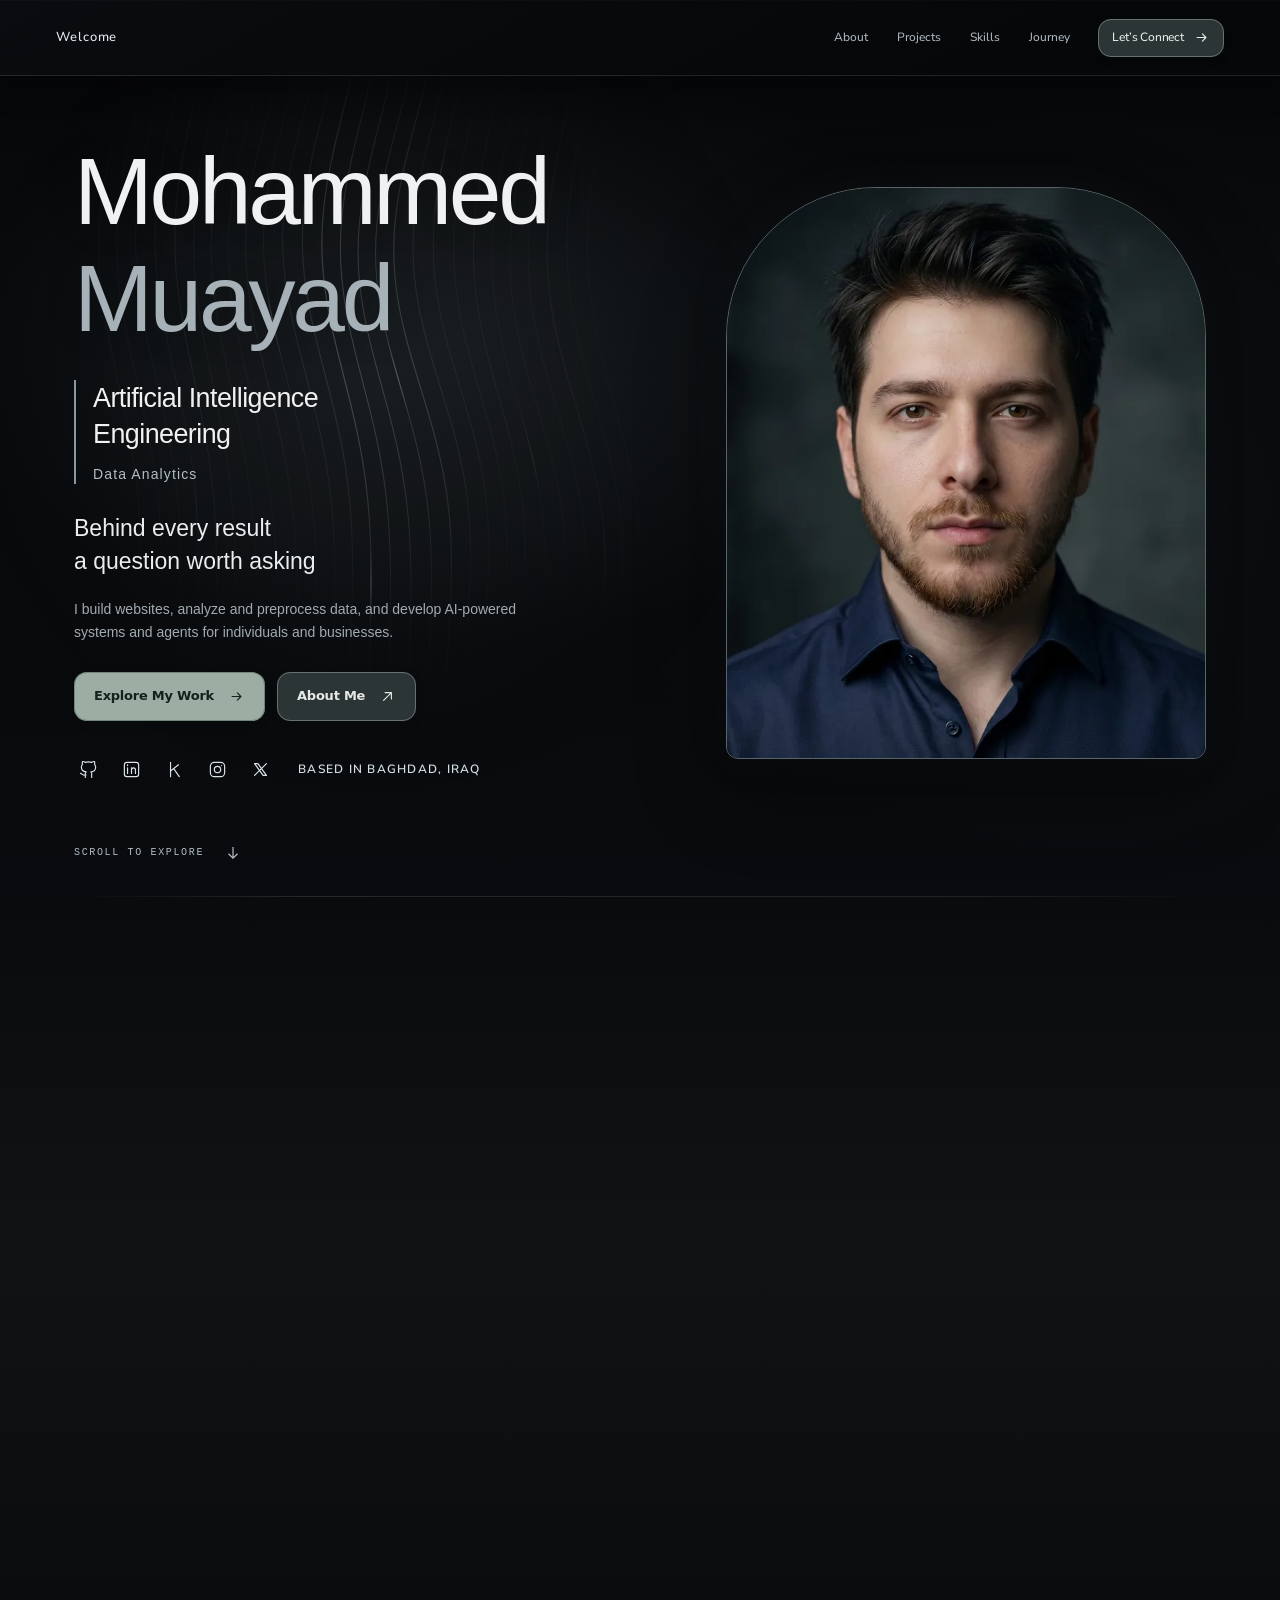
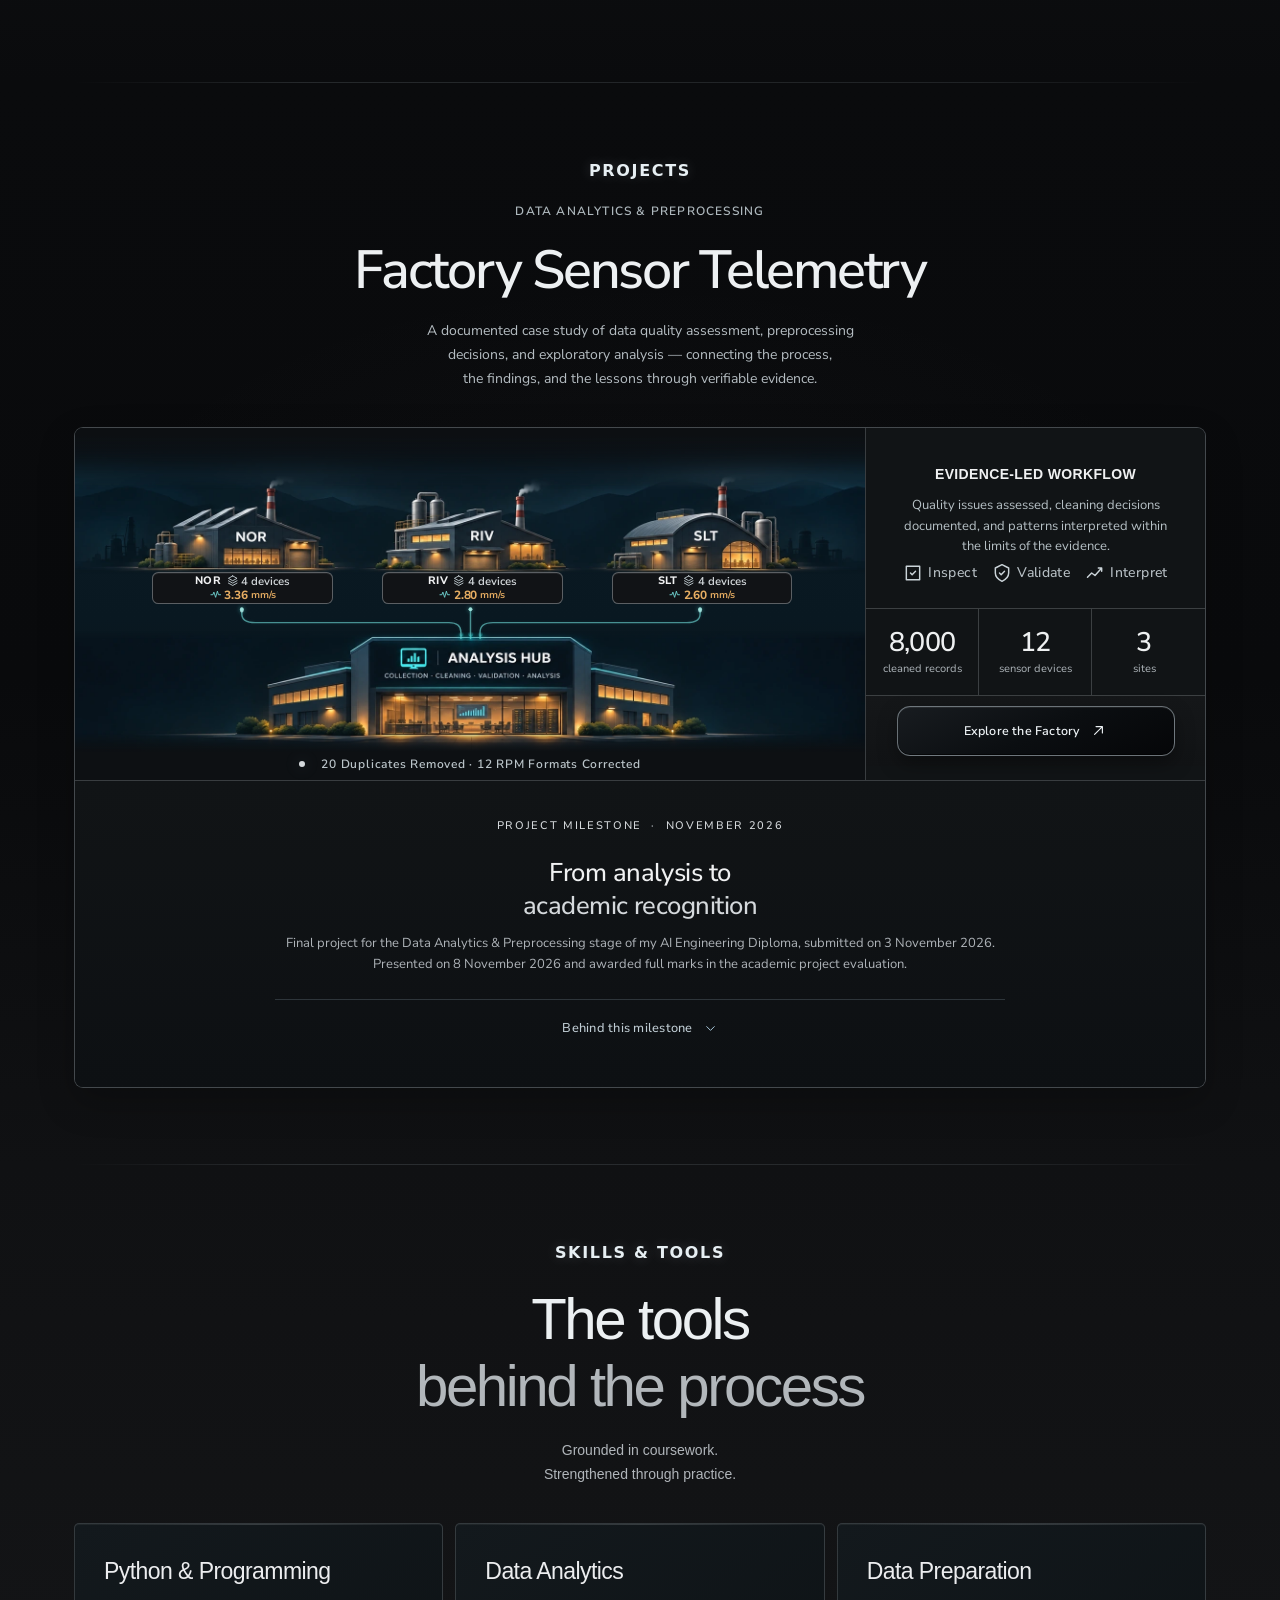
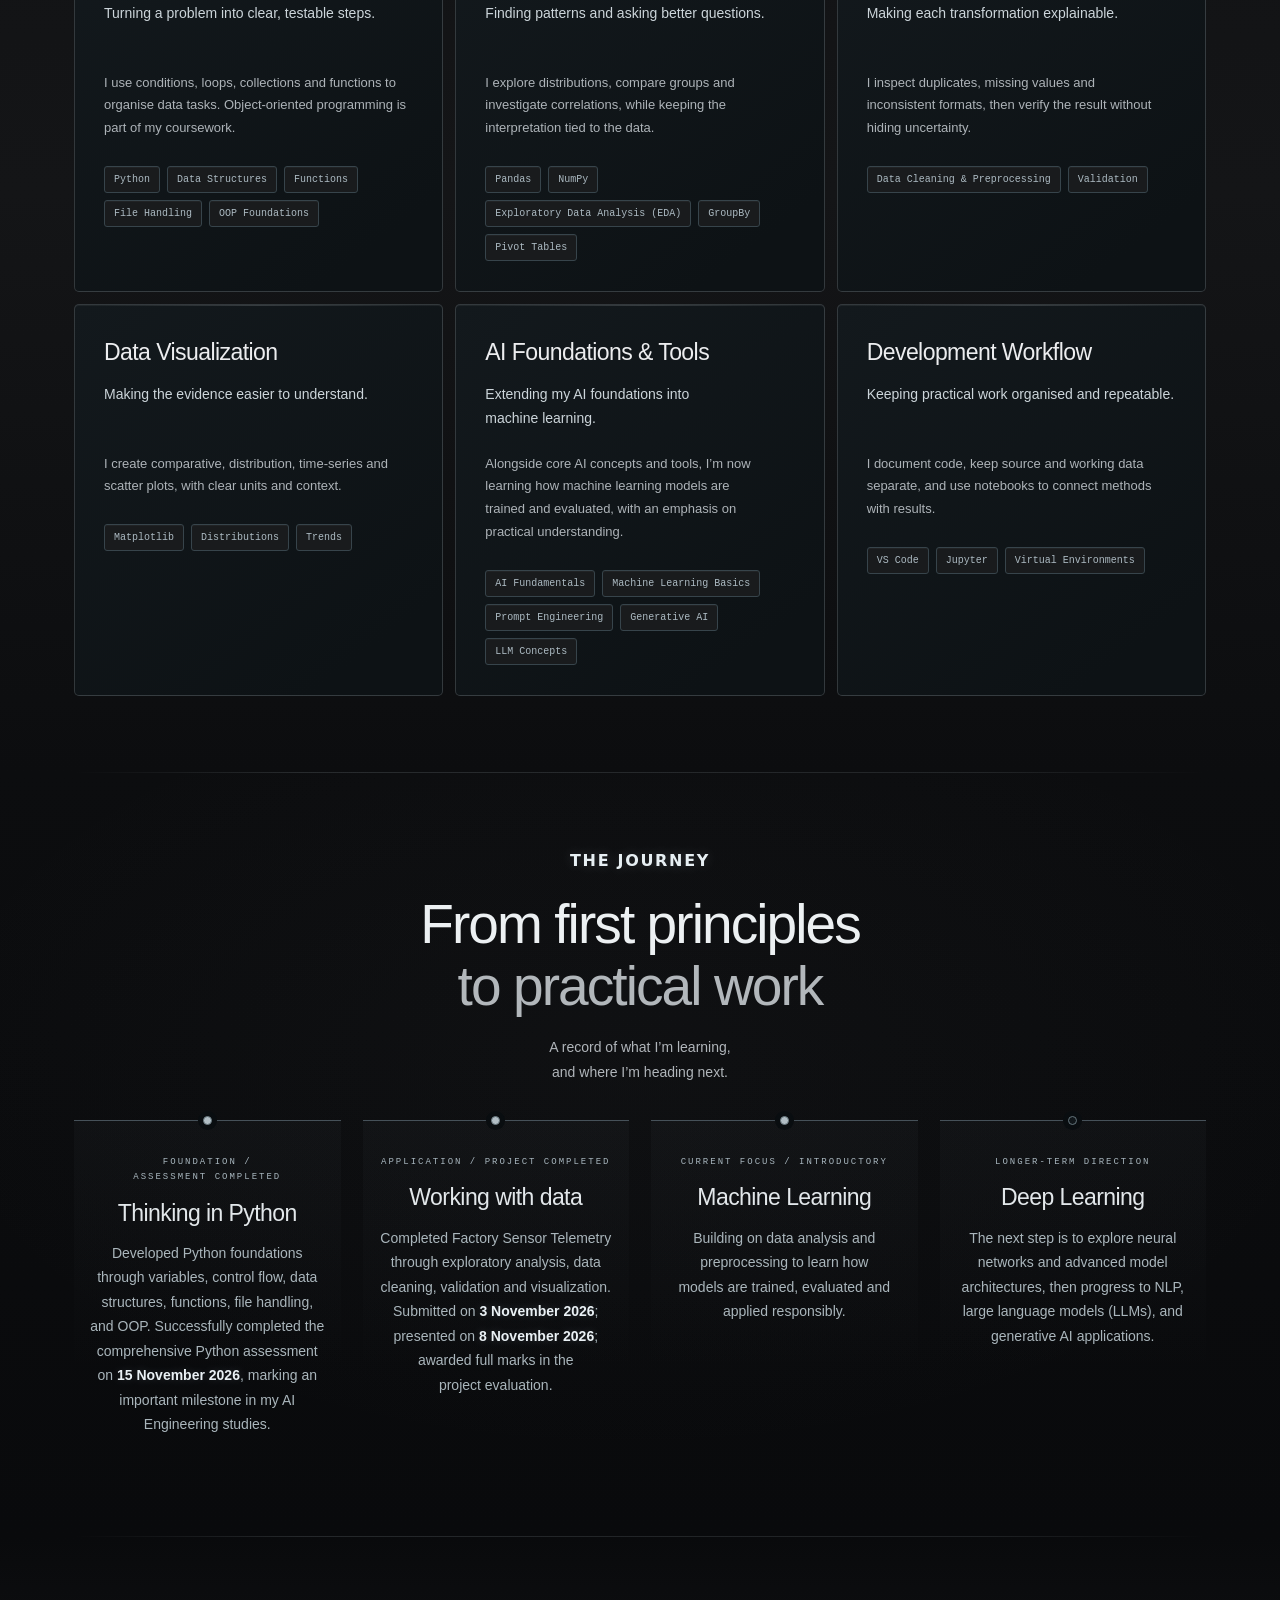
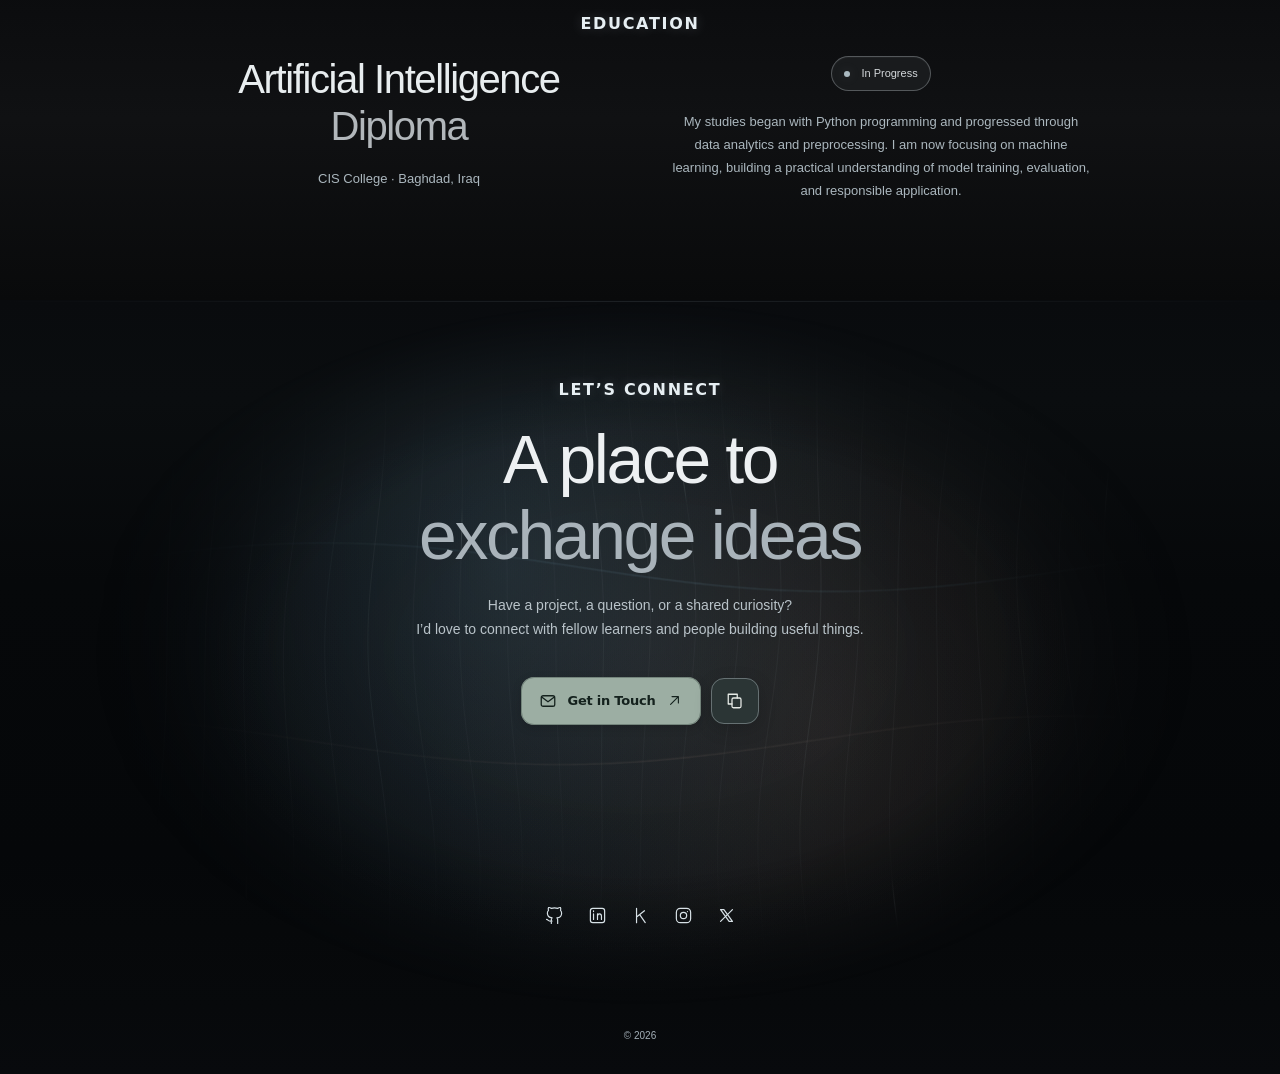
<file: index.html>
<!DOCTYPE html>

<html lang="en"><head><meta charset="utf-8"/><meta content="width=device-width, initial-scale=1" name="viewport"/><meta content="#08090a" name="theme-color"/><title>Mohammed Muayad — Artificial Intelligence &amp; Data Analytics</title><meta content="The questions, decisions and projects behind my work in AI engineering and data analytics" name="description"/><link href="assets/mark.svg" rel="icon"/><link href="style.css?v=20261112-home-hero-copy8" rel="stylesheet"/><link href="notebooks/notebook.css?v=20261111-final-details1" rel="stylesheet"/><script defer="" src="notebooks/notebook.js?v=20261111-review08-transition-fix"></script><script defer="" src="app.js?v=20261116-factory-entry3"></script><meta content="Mohammed Muayad — AI Engineering &amp; Data Analytics" property="og:title"/><meta content="The questions, decisions and projects behind my work in AI engineering and data analytics" property="og:description"/><meta content="website" property="og:type"/><meta content="https://mohadmuayad.github.io/" property="og:url"/><meta content="Mohammed Muayad" property="og:site_name"/><meta content="https://mohadmuayad.github.io/assets/share-card.png" property="og:image"/><meta content="1200" property="og:image:width"/><meta content="630" property="og:image:height"/><meta content="Mohammed Muayad — Artificial Intelligence Engineering and Data Analytics" property="og:image:alt"/><meta content="summary_large_image" name="twitter:card"/><meta content="Mohammed Muayad — AI Engineering &amp; Data Analytics" name="twitter:title"/><meta content="The questions, decisions and projects behind my work in AI engineering and data analytics" name="twitter:description"/><meta content="https://mohadmuayad.github.io/assets/share-card.png" name="twitter:image"/><link href="https://mohadmuayad.github.io/" rel="canonical"/><link href="experiment/experience.css?v=20261116-factory-entry3" rel="stylesheet"/><link href="experiment/industrial-intelligence.css?v=20261116-finding-type4" rel="stylesheet"/><style id="ds-project-critical-layout">
/* Home project layout. Rules deliberately scoped, explicit and responsive. */
@media (min-width:961px) {
  body.home-page #projects article.ds-entry-split-card > div.ds-entry-split {
    display:grid!important;
    grid-template-columns:minmax(0,70%) minmax(0,30%)!important;
    grid-template-rows:auto!important;
    align-items:stretch!important;
  }
  body.home-page #projects article.ds-entry-split-card > div.ds-entry-split > div.ds-industrial-artwork {
    grid-column:1!important;grid-row:1!important;
    width:100%!important;min-width:0!important;
  }
  body.home-page #projects article.ds-entry-split-card > div.ds-entry-split > div.ds-entry-information {
    grid-column:2!important;grid-row:1!important;
    min-width:0!important;width:100%!important;
  }
}
body.home-page #projects article.ds-entry-split-card div.ds-entry-information {
  display:grid!important;
  grid-template-columns:minmax(0,1fr)!important;
  grid-template-rows:minmax(0,1fr) auto 70px!important;
  min-width:0!important;
}
@media (min-width:961px) {
  body.home-page #projects article.ds-entry-split-card div.ds-entry-information {
    padding-bottom:14px!important;
  }
}
body.home-page #projects article.ds-entry-split-card div.ds-entry-evidence-heading {
  display:flex!important;
  flex-direction:column!important;
  justify-content:center!important;
  align-items:center!important;
  padding:18px 14px!important;
  min-width:0!important;
  overflow:visible!important;
}
body.home-page #projects article.ds-entry-split-card div.ds-entry-evidence-heading > p {
  display:block!important;
  width:auto!important;
  max-width:34ch!important;
  min-width:0!important;
  margin:0 auto!important;
  font:400 13px/1.55 'Nunito Sans','Segoe UI',Arial,sans-serif!important;
  color:#b6c0c5!important;
  letter-spacing:0!important;
  white-space:normal!important;
  text-wrap:wrap!important;
  overflow:visible!important;
  text-overflow:clip!important;
  overflow-wrap:break-word!important;
  word-break:normal!important;
}
body.home-page #projects article.ds-entry-split-card div.ds-entry-information > div.ds-card-footer {
  grid-row:3!important;
  display:flex!important;
  align-items:center!important;
  justify-content:center!important;
  flex:initial!important;
  height:70px!important;
  min-height:0!important;
  padding:9px 14px!important;
  margin:0!important;
}
body.home-page #projects article.ds-entry-split-card div.ds-card-footer > a.project-link {
  margin:0 auto!important;
  transform:none;
}
@media (max-width:960px) {
  body.home-page #projects article.ds-entry-split-card > div.ds-entry-split {
    display:flex!important;
    flex-direction:column!important;
  }
  body.home-page #projects article.ds-entry-split-card > div.ds-entry-split > div.ds-industrial-artwork,
  body.home-page #projects article.ds-entry-split-card > div.ds-entry-split > div.ds-entry-information {
    grid-column:auto!important;grid-row:auto!important;
    width:100%!important;min-width:0!important;
  }
  body.home-page #projects article.ds-entry-split-card div.ds-entry-information {
    grid-template-rows:auto auto 78px!important;
  }
  body.home-page #projects article.ds-entry-split-card div.ds-entry-information > div.ds-card-footer {
    height:78px!important;
  }
}
</style><script defer="" src="experiment/experience.js"></script><script defer="" src="experiment/disclosure-motion.js?v=20261111-mobile23-note2"></script><link href="experiment/site-navigation.css?v=20261112-stable-grip6" rel="stylesheet"/><script defer src="experiment/site-navigation.js?v=20261116-native-wheel1"></script><link href="experiment/glacier-controls.css?v=20261116-cta-centered3" rel="stylesheet"/></head><body class="home-page"><a class="skip" href="#main">Skip to content</a><div id="progress"></div><header class="ds-shell-nav" aria-label="Site navigation" data-open="false" data-hidden="false"><a class="ds-shell-nav__brand" aria-label="Back to home" href="#home">Welcome</a><button class="ds-shell-nav__toggle" type="button" data-ds-nav-toggle aria-controls="ds-shell-links" aria-expanded="false" aria-label="Open navigation"><span></span><span></span></button><nav class="ds-shell-nav__links" id="ds-shell-links" data-ds-nav-panel aria-label="Main navigation"><a href="#about">About</a><a href="#projects">Projects</a><a href="#skills">Skills</a><a href="#journey">Journey</a><a class="ds-shell-nav__cta" href="#contact">Let’s Connect <svg aria-hidden="true" viewBox="0 0 24 24" fill="none" stroke="currentColor" stroke-width="1.7" stroke-linecap="round" stroke-linejoin="round"><path d="M5 12h14M13 6l6 6-6 6"/></svg></a><button type="button" class="ds-shell-nav__grip" data-ds-nav-grip aria-label="Drag upward to dismiss navigation"><span aria-hidden="true"></span></button></nav><div class="ds-shell-nav__backdrop" data-ds-nav-backdrop aria-hidden="true"></div></header><main id="main"><section class="hero" id="home"><div aria-hidden="true" class="ambient"></div><canvas aria-hidden="true" class="dark-signal-canvas"></canvas><div class="hero-copy"><h1>Mohammed<br/><em>Muayad</em></h1><p class="discipline"><span class="discipline-main">Artificial Intelligence <br/>Engineering</span><span class="discipline-secondary">Data Analytics</span></p><p class="intro">Behind every result<br/>a question worth asking</p><p class="hero-note">I build websites, analyze and preprocess data, and develop AI-powered systems and agents for individuals and businesses.</p><div class="actions"><a class="button primary" href="#projects">Explore My Work <span><svg aria-hidden="true" class="link-arrow" fill="none" stroke="currentColor" stroke-linecap="round" stroke-linejoin="round" stroke-width="1.5" viewbox="0 0 24 24"><path d="M5 5 18 18M8 18h10V8"></path></svg></span></a><a class="button text" href="#about">About Me <span><svg aria-hidden="true" class="link-arrow" fill="none" stroke="currentColor" stroke-width="1.4" style="transform:rotate(90deg)" viewbox="0 0 24 24"><path d="M4 12h15m-6-6 6 6-6 6"></path></svg></span></a></div><div class="hero-social"><div class="socials"><a aria-label="GitHub (opens in new tab)" class="social" href="https://github.com/mohadmuayad" rel="noopener noreferrer" target="_blank" title="GitHub"><svg aria-hidden="true" fill="none" stroke="currentColor" stroke-linecap="round" stroke-linejoin="round" stroke-width="1.5" viewbox="0 0 24 24"><path d="M9 19c-5 1-5-2-7-2m14 5v-4a3.5 3.5 0 0 0-1-3c3-.3 6-1.5 6-6a5 5 0 0 0-1.4-3.5A4.6 4.6 0 0 0 19.5 2S18.2 1.6 16 3a13 13 0 0 0-8 0C5.8 1.6 4.5 2 4.5 2a4.6 4.6 0 0 0-.1 3.5A5 5 0 0 0 3 9c0 4.5 3 5.7 6 6a3.5 3.5 0 0 0-1 3v4"></path></svg></a><a aria-label="LinkedIn (opens in new tab)" class="social" href="https://www.linkedin.com/in/mohammed-muayad-b70300446/" rel="noopener noreferrer" target="_blank" title="LinkedIn"><svg aria-hidden="true" fill="none" stroke="currentColor" stroke-linecap="round" stroke-linejoin="round" stroke-width="1.5" viewbox="0 0 24 24"><rect height="18" rx="3" width="18" x="3" y="3"></rect><path d="M7 10v7m0-11v1m5 10v-7m0 3c0-4 5-4 5 0v4"></path></svg></a><a aria-label="Kaggle (opens in new tab)" class="social" href="https://www.kaggle.com/mohadmuayad" rel="noopener noreferrer" target="_blank" title="Kaggle"><svg aria-hidden="true" fill="none" stroke="currentColor" stroke-linecap="round" stroke-linejoin="round" stroke-width="1.5" viewbox="0 0 24 24"><path d="M7 3v18m10-15-10 8m4-3 7 10"></path></svg></a><a aria-label="Instagram (opens in new tab)" class="social" href="https://www.instagram.com/mohadmuayad/" rel="noopener noreferrer" target="_blank" title="Instagram"><svg aria-hidden="true" fill="none" stroke="currentColor" stroke-linecap="round" stroke-linejoin="round" stroke-width="1.5" viewbox="0 0 24 24"><rect height="18" rx="5" width="18" x="3" y="3"></rect><circle cx="12" cy="12" r="4"></circle><path d="M17 7h.01"></path></svg></a><a aria-label="X (opens in new tab)" class="social social-x-linked" href="https://x.com/mohadmuayad" rel="noopener noreferrer" target="_blank" title="X"><svg aria-hidden="true" fill="none" stroke="currentColor" stroke-linecap="round" stroke-linejoin="round" stroke-width="1.55" viewbox="0 0 24 24"><path d="M4.5 4.5h4.2l10.8 15h-4.2z"></path><path d="M19.5 4.5 4.5 19.5"></path></svg></a></div><span>BASED IN BAGHDAD, IRAQ</span></div></div><div class="portrait-wrap"><div class="portrait-frame"><img alt="Portrait of Mohammed Muayad" fetchpriority="high" height="800" src="assets/portrait.webp" width="800"/></div></div><a class="scroll-cue" href="#about"><span>SCROLL TO EXPLORE</span> <svg aria-hidden="true" class="link-arrow" fill="none" stroke="currentColor" stroke-width="1.4" style="transform:rotate(90deg)" viewbox="0 0 24 24"><path d="M4 12h15m-6-6 6 6-6 6"></path></svg></a></section>
<section class="section about" id="about"><div class="section-heading"><p class="eyebrow">ABOUT ME</p><h2>The reasoning <em>behind the work</em></h2></div><div class="about-copy"><p class="lead"><span class="identity-name">Mohammed Muayad Shakir</span><span class="identity-role">AI Engineering Student</span><span class="identity-place">Baghdad, Iraq</span></p><p>My journey began with Python programming and progressed through data analytics and preprocessing. I’m now studying the fundamentals of machine learning, building on that work through an AI diploma and independent practice.</p><p>I care about understanding why an approach works, not just getting code to run. My projects are a place to ask questions, test ideas and document what the evidence actually shows.</p><div class="about-signature"><span class="signature-label">HOW I WORK</span><p>I follow the question through the data<br/><span>then make each decision clear enough to revisit</span></p><span class="signature-focus">Working with data quality, analysis and preparation</span></div></div></section>
<section class="section" id="projects"><div class="section-heading ds-project-section-heading"><p class="eyebrow">PROJECTS</p><p class="ds-project-discipline">DATA ANALYTICS &amp; PREPROCESSING</p><h2 id="case-card-title">Factory Sensor Telemetry</h2><p class="ds-project-section-description">A documented case study of data quality assessment, preprocessing decisions, and exploratory analysis — connecting the process, the findings, and the lessons through verifiable evidence.</p></div><article aria-labelledby="case-card-title" class="project-card ds-case-card ds-industrial-card ds-living-card ds-entry-split-card"><div class="ds-entry-split"><div class="ds-industrial-artwork"><figure aria-label="Illustrative historical synthetic telemetry: NOR, RIV, and SLT, four devices per site, with respective mean vibrations 3.36, 2.80, and 2.60 millimeters per second; visual routes connect each site with an analysis center. Not live monitoring." class="ds-scene-frame" role="img"><div class="ds-scene-stage"><img alt="" class="ds-scene-visual ds-scene-visual--desktop ds-scene-visual--upper" decoding="async" height="676" loading="eager" src="assets/ds-factory-scene-desktop.webp" width="1648"/><img alt="" class="ds-scene-visual ds-scene-visual--desktop ds-scene-visual--lower" decoding="async" height="676" loading="lazy" src="assets/ds-factory-scene-desktop.webp" width="1648"/><div class="ds-mobile-composition">
<img alt="" class="ds-mobile-building ds-mobile-building--nor" decoding="async" height="369" loading="eager" src="assets/ds-factory-nor-complete.webp" width="650"/>
<img alt="" class="ds-mobile-building ds-mobile-building--riv" decoding="async" height="365" loading="eager" src="assets/ds-factory-riv-complete.webp" width="650"/>
<img alt="" class="ds-mobile-building ds-mobile-building--slt" decoding="async" height="353" loading="eager" src="assets/ds-factory-slt-complete.webp" width="650"/>
<img alt="" class="ds-mobile-hub" decoding="async" height="290" loading="eager" src="assets/ds-factory-hub-complete.webp" width="1250"/>
</div>
<div class="ds-unified-site-data" aria-label="Four devices per site and historical mean vibration in millimeters per second">
<div class="ds-site-badge" aria-label="NOR: four devices, mean vibration 3.36 millimeters per second"><span class="ds-site-badge__top"><span class="ds-site-badge__name">NOR</span><span class="ds-site-badge__meta"><svg class="ds-badge-icon" aria-hidden="true" viewBox="0 0 24 24" fill="none" stroke="currentColor" stroke-width="1.7" stroke-linecap="round" stroke-linejoin="round"><path d="m12 2 9 5-9 5-9-5 9-5Z"/><path d="m3 12 9 5 9-5M3 17l9 5 9-5"/></svg><span>4 <span class="ds-badge-devices">devices</span></span></span></span><i class="ds-site-badge__split" aria-hidden="true"></i><span class="ds-site-badge__value"><svg class="ds-badge-icon ds-badge-icon--wave" aria-hidden="true" viewBox="0 0 24 24" fill="none" stroke="currentColor" stroke-width="1.9" stroke-linecap="round" stroke-linejoin="round"><path d="M2 12h4l2.1-5.5 3.7 11 3.7-13 2.2 7.5H22"/></svg><strong>3.36</strong><small>mm/s</small></span></div>
<div class="ds-site-badge" aria-label="RIV: four devices, mean vibration 2.80 millimeters per second"><span class="ds-site-badge__top"><span class="ds-site-badge__name">RIV</span><span class="ds-site-badge__meta"><svg class="ds-badge-icon" aria-hidden="true" viewBox="0 0 24 24" fill="none" stroke="currentColor" stroke-width="1.7" stroke-linecap="round" stroke-linejoin="round"><path d="m12 2 9 5-9 5-9-5 9-5Z"/><path d="m3 12 9 5 9-5M3 17l9 5 9-5"/></svg><span>4 <span class="ds-badge-devices">devices</span></span></span></span><i class="ds-site-badge__split" aria-hidden="true"></i><span class="ds-site-badge__value"><svg class="ds-badge-icon ds-badge-icon--wave" aria-hidden="true" viewBox="0 0 24 24" fill="none" stroke="currentColor" stroke-width="1.9" stroke-linecap="round" stroke-linejoin="round"><path d="M2 12h4l2.1-5.5 3.7 11 3.7-13 2.2 7.5H22"/></svg><strong>2.80</strong><small>mm/s</small></span></div>
<div class="ds-site-badge" aria-label="SLT: four devices, mean vibration 2.60 millimeters per second"><span class="ds-site-badge__top"><span class="ds-site-badge__name">SLT</span><span class="ds-site-badge__meta"><svg class="ds-badge-icon" aria-hidden="true" viewBox="0 0 24 24" fill="none" stroke="currentColor" stroke-width="1.7" stroke-linecap="round" stroke-linejoin="round"><path d="m12 2 9 5-9 5-9-5 9-5Z"/><path d="m3 12 9 5 9-5M3 17l9 5 9-5"/></svg><span>4 <span class="ds-badge-devices">devices</span></span></span></span><i class="ds-site-badge__split" aria-hidden="true"></i><span class="ds-site-badge__value"><svg class="ds-badge-icon ds-badge-icon--wave" aria-hidden="true" viewBox="0 0 24 24" fill="none" stroke="currentColor" stroke-width="1.9" stroke-linecap="round" stroke-linejoin="round"><path d="M2 12h4l2.1-5.5 3.7 11 3.7-13 2.2 7.5H22"/></svg><strong>2.60</strong><small>mm/s</small></span></div>
</div>
<svg aria-hidden="true" class="ds-scene-overlay ds-scene-overlay--desktop" focusable="false" preserveaspectratio="xMidYMid meet" viewbox="0 0 1648 676" xmlns="http://www.w3.org/2000/svg"><defs><filter height="420%" id="ds-haze-desktop" width="390%" x="-130%" y="-160%"><fegaussianblur stddeviation="7"></fegaussianblur></filter></defs><g class="ds-scene-routes"><path class="ds-scene-wire ds-scene-wire--1" d="M348 378 V388 Q348 406 376 406 H780 Q805 406 805 426 V439"></path><path class="ds-flow-signal ds-flow-signal-1" d="M348 378 V388 Q348 406 376 406 H780 Q805 406 805 426 V439" pathlength="100"></path><path class="ds-scene-wire ds-scene-wire--2" d="M825 378 V439"></path><path class="ds-flow-signal ds-flow-signal-2" d="M825 378 V439" pathlength="100"></path><path class="ds-scene-wire ds-scene-wire--3" d="M1304 378 V388 Q1304 406 1276 406 H872 Q845 406 845 426 V439"></path><path class="ds-flow-signal ds-flow-signal-3" d="M1304 378 V388 Q1304 406 1276 406 H872 Q845 406 845 426 V439" pathlength="100"></path><circle class="ds-scene-anchor" cx="348" cy="378" r="4"></circle><circle class="ds-scene-anchor" cx="825" cy="378" r="4"></circle><circle class="ds-scene-anchor" cx="1304" cy="378" r="4"></circle></g><g class="ds-smoke-cloud" filter="url(#ds-haze-desktop)" style="--site-index:1;--puff-index:0"><ellipse cx="410" cy="130" rx="15" ry="8"></ellipse><ellipse cx="424" cy="120" rx="12" ry="7"></ellipse></g><g class="ds-smoke-cloud" filter="url(#ds-haze-desktop)" style="--site-index:1;--puff-index:1"><ellipse cx="414" cy="124" rx="19" ry="11"></ellipse><ellipse cx="429" cy="114" rx="15" ry="9"></ellipse></g><g class="ds-smoke-cloud" filter="url(#ds-haze-desktop)" style="--site-index:1;--puff-index:2"><ellipse cx="418" cy="118" rx="23" ry="14"></ellipse><ellipse cx="434" cy="108" rx="18" ry="11"></ellipse></g><g class="ds-smoke-cloud" filter="url(#ds-haze-desktop)" style="--site-index:2;--puff-index:0"><ellipse cx="930" cy="141" rx="15" ry="8"></ellipse><ellipse cx="944" cy="131" rx="12" ry="7"></ellipse></g><g class="ds-smoke-cloud" filter="url(#ds-haze-desktop)" style="--site-index:2;--puff-index:1"><ellipse cx="934" cy="135" rx="19" ry="11"></ellipse><ellipse cx="949" cy="125" rx="15" ry="9"></ellipse></g><g class="ds-smoke-cloud" filter="url(#ds-haze-desktop)" style="--site-index:2;--puff-index:2"><ellipse cx="938" cy="129" rx="23" ry="14"></ellipse><ellipse cx="954" cy="119" rx="18" ry="11"></ellipse></g><g class="ds-smoke-cloud" filter="url(#ds-haze-desktop)" style="--site-index:3;--puff-index:0"><ellipse cx="1352" cy="133" rx="15" ry="8"></ellipse><ellipse cx="1366" cy="123" rx="12" ry="7"></ellipse></g><g class="ds-smoke-cloud" filter="url(#ds-haze-desktop)" style="--site-index:3;--puff-index:1"><ellipse cx="1356" cy="127" rx="19" ry="11"></ellipse><ellipse cx="1371" cy="117" rx="15" ry="9"></ellipse></g><g class="ds-smoke-cloud" filter="url(#ds-haze-desktop)" style="--site-index:3;--puff-index:2"><ellipse cx="1360" cy="121" rx="23" ry="14"></ellipse><ellipse cx="1376" cy="111" rx="18" ry="11"></ellipse></g></svg><svg aria-hidden="true" class="ds-scene-overlay ds-scene-overlay--mobile" focusable="false" preserveaspectratio="xMidYMid meet" viewbox="0 0 1000 875" xmlns="http://www.w3.org/2000/svg"><defs><filter height="420%" id="ds-haze-mobile" width="390%" x="-130%" y="-160%"><fegaussianblur stddeviation="6"></fegaussianblur></filter></defs><g class="ds-scene-routes"><path class="ds-scene-wire ds-scene-wire--1" d="M166 500 V508 Q166 534 193 534 H453 Q480 534 480 560 V610"></path><path class="ds-flow-signal ds-flow-signal-1" d="M166 500 V508 Q166 534 193 534 H453 Q480 534 480 560 V610" pathlength="100"></path><path class="ds-scene-wire ds-scene-wire--2" d="M500 500 V610"></path><path class="ds-flow-signal ds-flow-signal-2" d="M500 500 V610" pathlength="100"></path><path class="ds-scene-wire ds-scene-wire--3" d="M834 500 V508 Q834 534 807 534 H547 Q520 534 520 560 V610"></path><path class="ds-flow-signal ds-flow-signal-3" d="M834 500 V508 Q834 534 807 534 H547 Q520 534 520 560 V610" pathlength="100"></path><circle class="ds-scene-anchor" cx="166" cy="500" r="4"></circle><circle class="ds-scene-anchor" cx="500" cy="500" r="4"></circle><circle class="ds-scene-anchor" cx="834" cy="500" r="4"></circle></g><g class="ds-smoke-cloud" filter="url(#ds-haze-mobile)" style="--site-index:1;--puff-index:0"><ellipse cx="228" cy="202" rx="15" ry="8"></ellipse><ellipse cx="242" cy="192" rx="12" ry="7"></ellipse></g><g class="ds-smoke-cloud" filter="url(#ds-haze-mobile)" style="--site-index:1;--puff-index:1"><ellipse cx="232" cy="196" rx="19" ry="11"></ellipse><ellipse cx="247" cy="186" rx="15" ry="9"></ellipse></g><g class="ds-smoke-cloud" filter="url(#ds-haze-mobile)" style="--site-index:1;--puff-index:2"><ellipse cx="236" cy="190" rx="23" ry="14"></ellipse><ellipse cx="252" cy="180" rx="18" ry="11"></ellipse></g><g class="ds-smoke-cloud" filter="url(#ds-haze-mobile)" style="--site-index:2;--puff-index:0"><ellipse cx="579" cy="197" rx="15" ry="8"></ellipse><ellipse cx="593" cy="187" rx="12" ry="7"></ellipse></g><g class="ds-smoke-cloud" filter="url(#ds-haze-mobile)" style="--site-index:2;--puff-index:1"><ellipse cx="583" cy="191" rx="19" ry="11"></ellipse><ellipse cx="598" cy="181" rx="15" ry="9"></ellipse></g><g class="ds-smoke-cloud" filter="url(#ds-haze-mobile)" style="--site-index:2;--puff-index:2"><ellipse cx="587" cy="185" rx="23" ry="14"></ellipse><ellipse cx="603" cy="175" rx="18" ry="11"></ellipse></g><g class="ds-smoke-cloud" filter="url(#ds-haze-mobile)" style="--site-index:3;--puff-index:0"><ellipse cx="854" cy="201" rx="15" ry="8"></ellipse><ellipse cx="868" cy="191" rx="12" ry="7"></ellipse></g><g class="ds-smoke-cloud" filter="url(#ds-haze-mobile)" style="--site-index:3;--puff-index:1"><ellipse cx="858" cy="195" rx="19" ry="11"></ellipse><ellipse cx="873" cy="185" rx="15" ry="9"></ellipse></g><g class="ds-smoke-cloud" filter="url(#ds-haze-mobile)" style="--site-index:3;--puff-index:2"><ellipse cx="862" cy="189" rx="23" ry="14"></ellipse><ellipse cx="878" cy="179" rx="18" ry="11"></ellipse></g></svg></div></figure><p class="ds-art-caption"><span aria-hidden="true" class="status-dot"></span> 20 Duplicates Removed · 12 RPM Formats Corrected</p></div><div class="ds-entry-information"><div class="ds-entry-info-heading ds-entry-evidence-heading"><div class="ds-entry-evidence-title"><span>EVIDENCE-LED WORKFLOW</span></div><p>Quality issues assessed, cleaning decisions documented, and patterns interpreted within the limits of the evidence.</p><div class="ds-entry-evidence-steps" aria-label="Workflow stages"><span><svg aria-hidden="true" viewBox="0 0 24 24" fill="none" stroke="currentColor" stroke-width="1.6" stroke-linecap="round" stroke-linejoin="round"><path d="M9 12l2 2 4-4M4 4h16v16H4z"/></svg><b>Inspect</b></span><span><svg aria-hidden="true" viewBox="0 0 24 24" fill="none" stroke="currentColor" stroke-width="1.6" stroke-linecap="round" stroke-linejoin="round"><path d="M12 2l8 4v6c0 5-4 8-8 10-4-2-8-5-8-10V6zM9 12l2 2 4-4"/></svg><b>Validate</b></span><span><svg aria-hidden="true" viewBox="0 0 24 24" fill="none" stroke="currentColor" stroke-width="1.6" stroke-linecap="round" stroke-linejoin="round"><path d="M3 17l5-5 4 3 8-9M16 6h4v4"/></svg><b>Interpret</b></span></div></div><div aria-label="Dataset at a glance" class="ds-case-metrics">
<div><strong>8,000</strong><span>cleaned records</span></div>
<div><strong>12</strong><span>sensor devices</span></div>
<div><strong>3</strong><span>sites</span></div>
</div><div class="ds-card-footer"><a aria-label="Explore the Factory Sensor Telemetry project" class="project-link" href="factory.html">Explore the Factory <b><svg aria-hidden="true" class="link-arrow" fill="none" stroke="currentColor" stroke-width="1.4" style="transform:rotate(-90deg)" viewbox="0 0 24 24"><path d="M5 5 18 18M8 18h10V8"></path></svg></b></a></div></div></div><aside aria-labelledby="project-milestone-title" class="project-milestone">
<p class="milestone-kicker">PROJECT MILESTONE <span aria-hidden="true">·</span> NOVEMBER 2026</p>
<div class="milestone-layout" lang="en">
<h3 id="project-milestone-title">From analysis to <em>academic recognition</em></h3>
<p><span>Final project for the Data Analytics &amp; Preprocessing stage of my AI Engineering Diploma, submitted on 3 November 2026.</span> <span>Presented on 8 November 2026 and awarded full marks in the academic project evaluation.</span></p>
</div>
<details class="milestone-story" lang="en">
<summary><span class="milestone-story-label">Behind this milestone</span><svg aria-hidden="true" class="milestone-story-chevron" viewBox="0 0 24 24" fill="none" stroke="currentColor" stroke-width="1.6" stroke-linecap="round" stroke-linejoin="round"><path d="m6 9 6 6 6-6"></path></svg></summary>
<div class="milestone-story-content">
<p>More than a final academic submission, this project marked a meaningful milestone in my learning journey — bringing together practical data analytics skills, a complete and documented workflow, and the ability to communicate findings with clarity and evidence.</p>
<p>Its presentation provided an opportunity to discuss the methodology, explain the analytical decisions behind the work, and receive encouraging academic feedback.</p>
</div>
</details>
</aside></article></section>
<section class="section" id="skills"><div class="section-heading row"><div><p class="eyebrow">SKILLS &amp; TOOLS</p><h2>The tools<br/><em>behind the process</em></h2></div><p class="section-aside">Grounded in coursework.<br/>Strengthened through practice.</p></div><div class="skills-grid"><article class="skill"><h3>Python &amp; Programming</h3><p class="skill-sub">Turning a problem into clear, testable steps.</p><p>I use conditions, loops, collections and functions to organise data tasks. Object-oriented programming is part of my coursework.</p><div class="tags"><span>Python</span><span>Data Structures</span><span>Functions</span><span>File Handling</span><span>OOP Foundations</span></div></article><article class="skill"><h3>Data Analytics</h3><p class="skill-sub">Finding patterns and asking better questions.</p><p>I explore distributions, compare groups and investigate correlations, while keeping the interpretation tied to the data.</p><div class="tags"><span>Pandas</span><span>NumPy</span><span>Exploratory Data Analysis (EDA)</span><span>GroupBy</span><span>Pivot Tables</span></div></article><article class="skill"><h3>Data Preparation</h3><p class="skill-sub">Making each transformation explainable.</p><p>I inspect duplicates, missing values and inconsistent formats, then verify the result without hiding uncertainty.</p><div class="tags"><span>Data Cleaning &amp; Preprocessing</span><span>Validation</span></div></article><article class="skill"><h3>Data Visualization</h3><p class="skill-sub">Making the evidence easier to understand.</p><p>I create comparative, distribution, time-series and scatter plots, with clear units and context.</p><div class="tags"><span>Matplotlib</span><span>Distributions</span><span>Trends</span></div></article><article class="skill"><h3>AI Foundations &amp; Tools</h3><p class="skill-sub">Extending my AI foundations into machine learning.</p><p>Alongside core AI concepts and tools, I’m now learning how machine learning models are trained and evaluated, with an emphasis on practical understanding.</p><div class="tags"><span>AI Fundamentals</span><span>Machine Learning Basics</span><span>Prompt Engineering</span><span>Generative AI</span><span>LLM Concepts</span></div></article><article class="skill"><h3>Development Workflow</h3><p class="skill-sub">Keeping practical work organised and repeatable.</p><p>I document code, keep source and working data separate, and use notebooks to connect methods with results.</p><div class="tags"><span>VS Code</span><span>Jupyter</span><span>Virtual Environments</span></div></article></div></section>
<section class="section journey" id="journey"><div><p class="eyebrow">THE JOURNEY</p><h2>From first principles<br/><em>to practical work</em></h2><p class="section-aside">A record of what I’m learning,<br/>and where I’m heading next.</p></div><div class="timeline"><article><span class="timeline-dot"></span><p class="eyebrow">FOUNDATION / ASSESSMENT COMPLETED</p><h3>Thinking in Python</h3><p>Developed Python foundations through variables, control flow, data structures, functions, file handling, and OOP. Successfully completed the comprehensive Python assessment on <time class="journey-date" datetime="2026-11-15">15 November 2026</time>, marking an important milestone in my AI Engineering studies.</p></article><article><span class="timeline-dot"></span><p class="eyebrow">APPLICATION / PROJECT COMPLETED</p><h3>Working with data</h3><p>Completed Factory Sensor Telemetry through exploratory analysis, data cleaning, validation and visualization. Submitted on <time class="journey-date" datetime="2026-11-03">3 November 2026</time>; presented on <time class="journey-date" datetime="2026-11-08">8 November 2026</time>; awarded full marks in the project evaluation.</p></article><article><span class="timeline-dot"></span><p class="eyebrow">CURRENT FOCUS / INTRODUCTORY</p><h3>Machine Learning</h3><p>Building on data analysis and preprocessing to learn how models are trained, evaluated and applied responsibly.</p></article><article class="next"><span class="timeline-dot"></span><p class="eyebrow">LONGER-TERM DIRECTION</p><h3>Deep Learning</h3><p>The next step is to explore neural networks and advanced model architectures, then progress to NLP, large language models (LLMs), and generative AI applications.</p></article></div></section>
<section class="section education" id="education"><p class="eyebrow">EDUCATION</p><div><h2>Artificial Intelligence<br/><em>Diploma</em></h2><p>CIS College · Baghdad, Iraq</p></div><div><span class="pill"><span class="status-dot"></span> In Progress</span><p>My studies began with Python programming and progressed through data analytics and preprocessing. I am now focusing on machine learning, building a practical understanding of model training, evaluation, and responsible application.</p></div></section>
<section class="section contact" id="contact"><canvas aria-hidden="true" class="contact-signal-canvas"></canvas><p class="eyebrow">LET’S CONNECT</p><h2>A place to<br/><em>exchange ideas</em></h2><p>Have a project, a question, or a shared curiosity?<br/>I’d love to connect with fellow learners and people building useful things.</p><div class="email-row"><a aria-label="Get in touch by email" class="contact-action contact-email-primary" href="mailto:mohadmuayadai@gmail.com"><svg aria-hidden="true" class="contact-mail-icon" fill="none" stroke="currentColor" stroke-linecap="round" stroke-linejoin="round" stroke-width="1.7" viewbox="0 0 24 24"><rect height="14" rx="2.5" width="18" x="3" y="5"></rect><path d="m4 7 8 6 8-6"></path></svg><span>Get in Touch</span><svg aria-hidden="true" class="contact-arrow-icon" fill="none" stroke="currentColor" stroke-linecap="round" stroke-linejoin="round" stroke-width="1.65" viewbox="0 0 24 24"><path d="M5 17 17 5M7 5h10v10"></path></svg></a><button aria-label="Copy email address" class="contact-action copy-email contact-copy-icon" title="Copy email address" type="button"><svg aria-hidden="true" class="copy-glyph" fill="none" stroke="currentColor" stroke-linecap="round" stroke-linejoin="round" stroke-width="1.7" viewbox="0 0 24 24"><rect height="13" rx="2" width="12" x="8" y="8"></rect><path d="M15 8V3H3v13h5"></path></svg><svg aria-hidden="true" class="check-glyph" fill="none" stroke="currentColor" stroke-linecap="round" stroke-linejoin="round" stroke-width="1.65" viewbox="0 0 24 24"><circle cx="12" cy="12" r="8.3"></circle><path d="m8.2 12.1 2.5 2.6 5-5.4"></path></svg></button></div><div aria-label="Profile and social links" class="contact-footer"><div class="footer-name footer-statement">Curiosity in the process, care in the details.</div><div class="socials"><a aria-label="GitHub (opens in new tab)" class="social" href="https://github.com/mohadmuayad" rel="noopener noreferrer" target="_blank" title="GitHub"><svg aria-hidden="true" fill="none" stroke="currentColor" stroke-linecap="round" stroke-linejoin="round" stroke-width="1.5" viewbox="0 0 24 24"><path d="M9 19c-5 1-5-2-7-2m14 5v-4a3.5 3.5 0 0 0-1-3c3-.3 6-1.5 6-6a5 5 0 0 0-1.4-3.5A4.6 4.6 0 0 0 19.5 2S18.2 1.6 16 3a13 13 0 0 0-8 0C5.8 1.6 4.5 2 4.5 2a4.6 4.6 0 0 0-.1 3.5A5 5 0 0 0 3 9c0 4.5 3 5.7 6 6a3.5 3.5 0 0 0-1 3v4"></path></svg></a><a aria-label="LinkedIn (opens in new tab)" class="social" href="https://www.linkedin.com/in/mohammed-muayad-b70300446/" rel="noopener noreferrer" target="_blank" title="LinkedIn"><svg aria-hidden="true" fill="none" stroke="currentColor" stroke-linecap="round" stroke-linejoin="round" stroke-width="1.5" viewbox="0 0 24 24"><rect height="18" rx="3" width="18" x="3" y="3"></rect><path d="M7 10v7m0-11v1m5 10v-7m0 3c0-4 5-4 5 0v4"></path></svg></a><a aria-label="Kaggle (opens in new tab)" class="social" href="https://www.kaggle.com/mohadmuayad" rel="noopener noreferrer" target="_blank" title="Kaggle"><svg aria-hidden="true" fill="none" stroke="currentColor" stroke-linecap="round" stroke-linejoin="round" stroke-width="1.5" viewbox="0 0 24 24"><path d="M7 3v18m10-15-10 8m4-3 7 10"></path></svg></a><a aria-label="Instagram (opens in new tab)" class="social" href="https://www.instagram.com/mohadmuayad/" rel="noopener noreferrer" target="_blank" title="Instagram"><svg aria-hidden="true" fill="none" stroke="currentColor" stroke-linecap="round" stroke-linejoin="round" stroke-width="1.5" viewbox="0 0 24 24"><rect height="18" rx="5" width="18" x="3" y="3"></rect><circle cx="12" cy="12" r="4"></circle><path d="M17 7h.01"></path></svg></a><a aria-label="X (opens in new tab)" class="social social-x-linked" href="https://x.com/mohadmuayad" rel="noopener noreferrer" target="_blank" title="X"><svg aria-hidden="true" fill="none" stroke="currentColor" stroke-linecap="round" stroke-linejoin="round" stroke-width="1.55" viewbox="0 0 24 24"><path d="M4.5 4.5h4.2l10.8 15h-4.2z"></path><path d="M19.5 4.5 4.5 19.5"></path></svg></a></div></div></section></main><footer class="site-legal-footer"><div class="footer-bottom"><span>© <span id="year">2026</span></span></div></footer><a aria-label="Back to top" href="#home" id="backtop"><svg aria-hidden="true" class="link-arrow" fill="none" stroke="currentColor" stroke-width="1.4" style="transform:rotate(-90deg)" viewbox="0 0 24 24"><path d="M4 12h15m-6-6 6 6-6 6"></path></svg></a><div aria-live="polite" class="toast" role="status"></div></body></html>
</file>
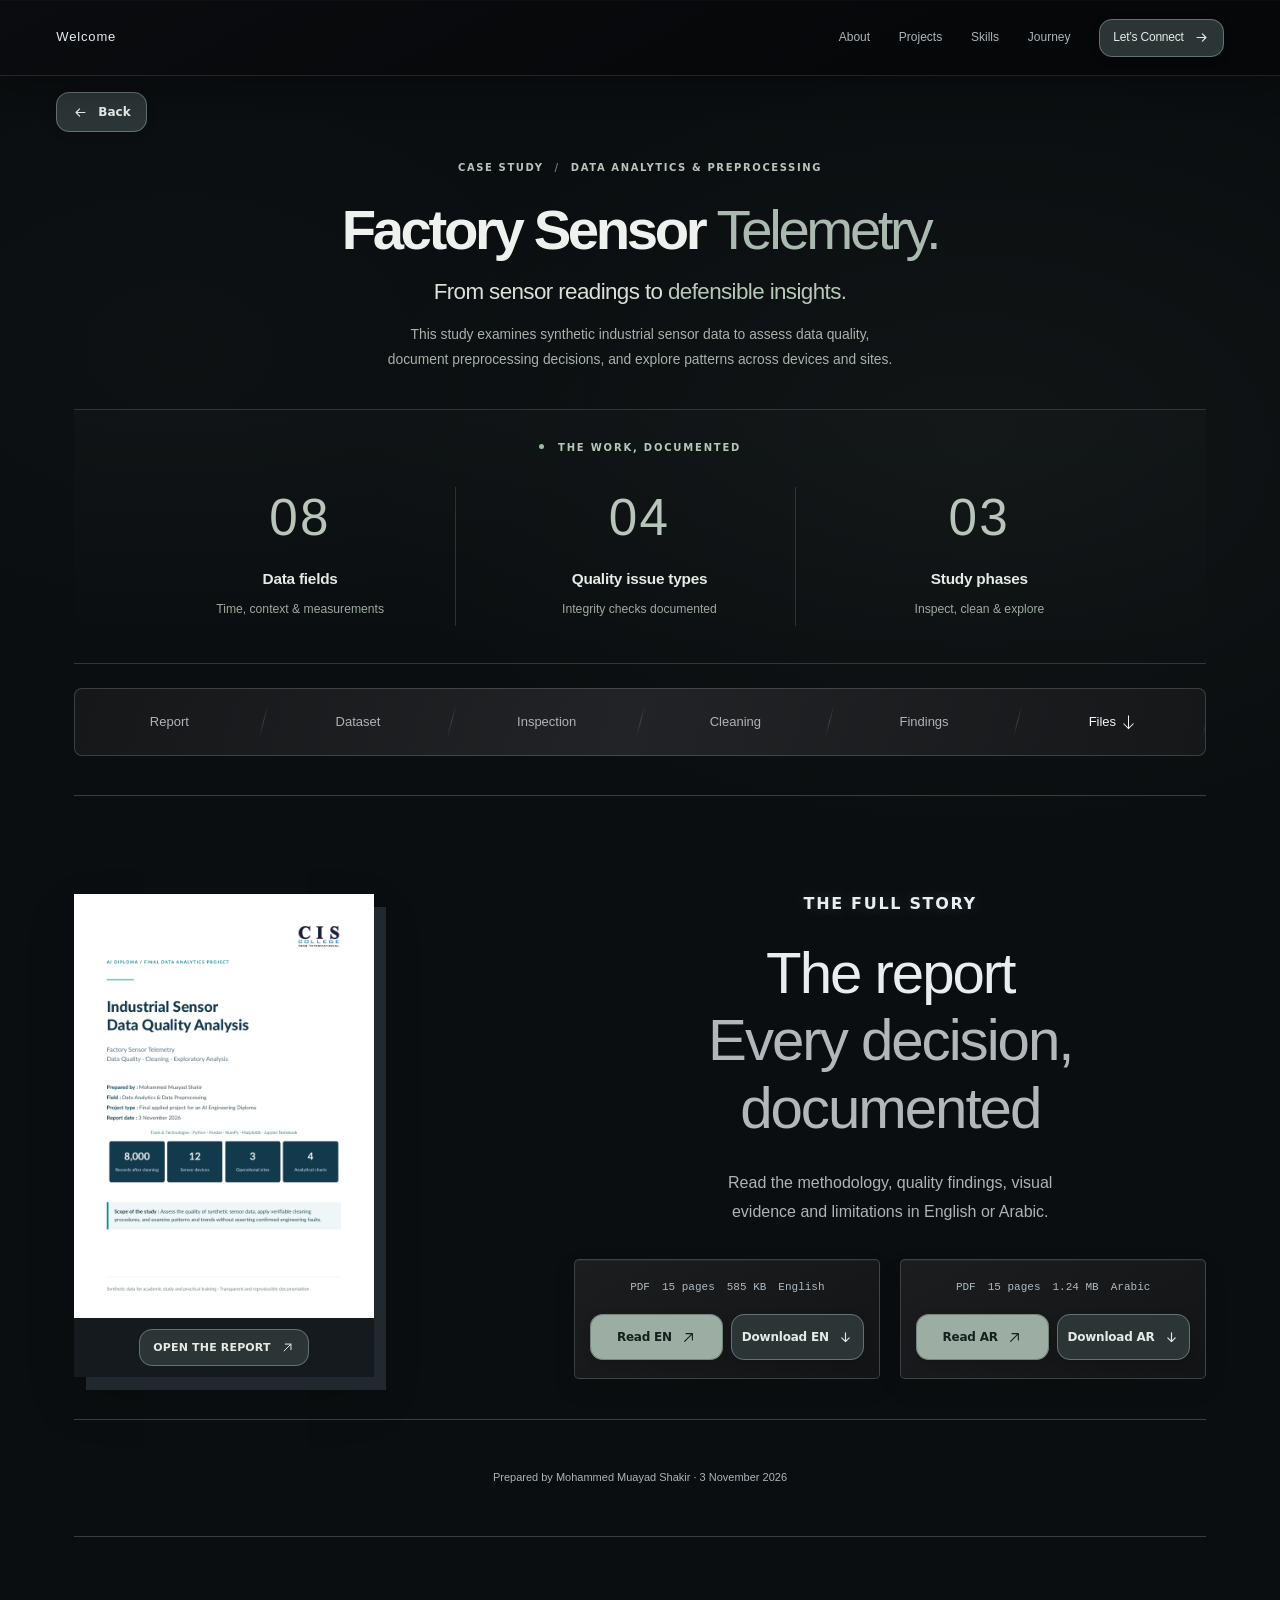
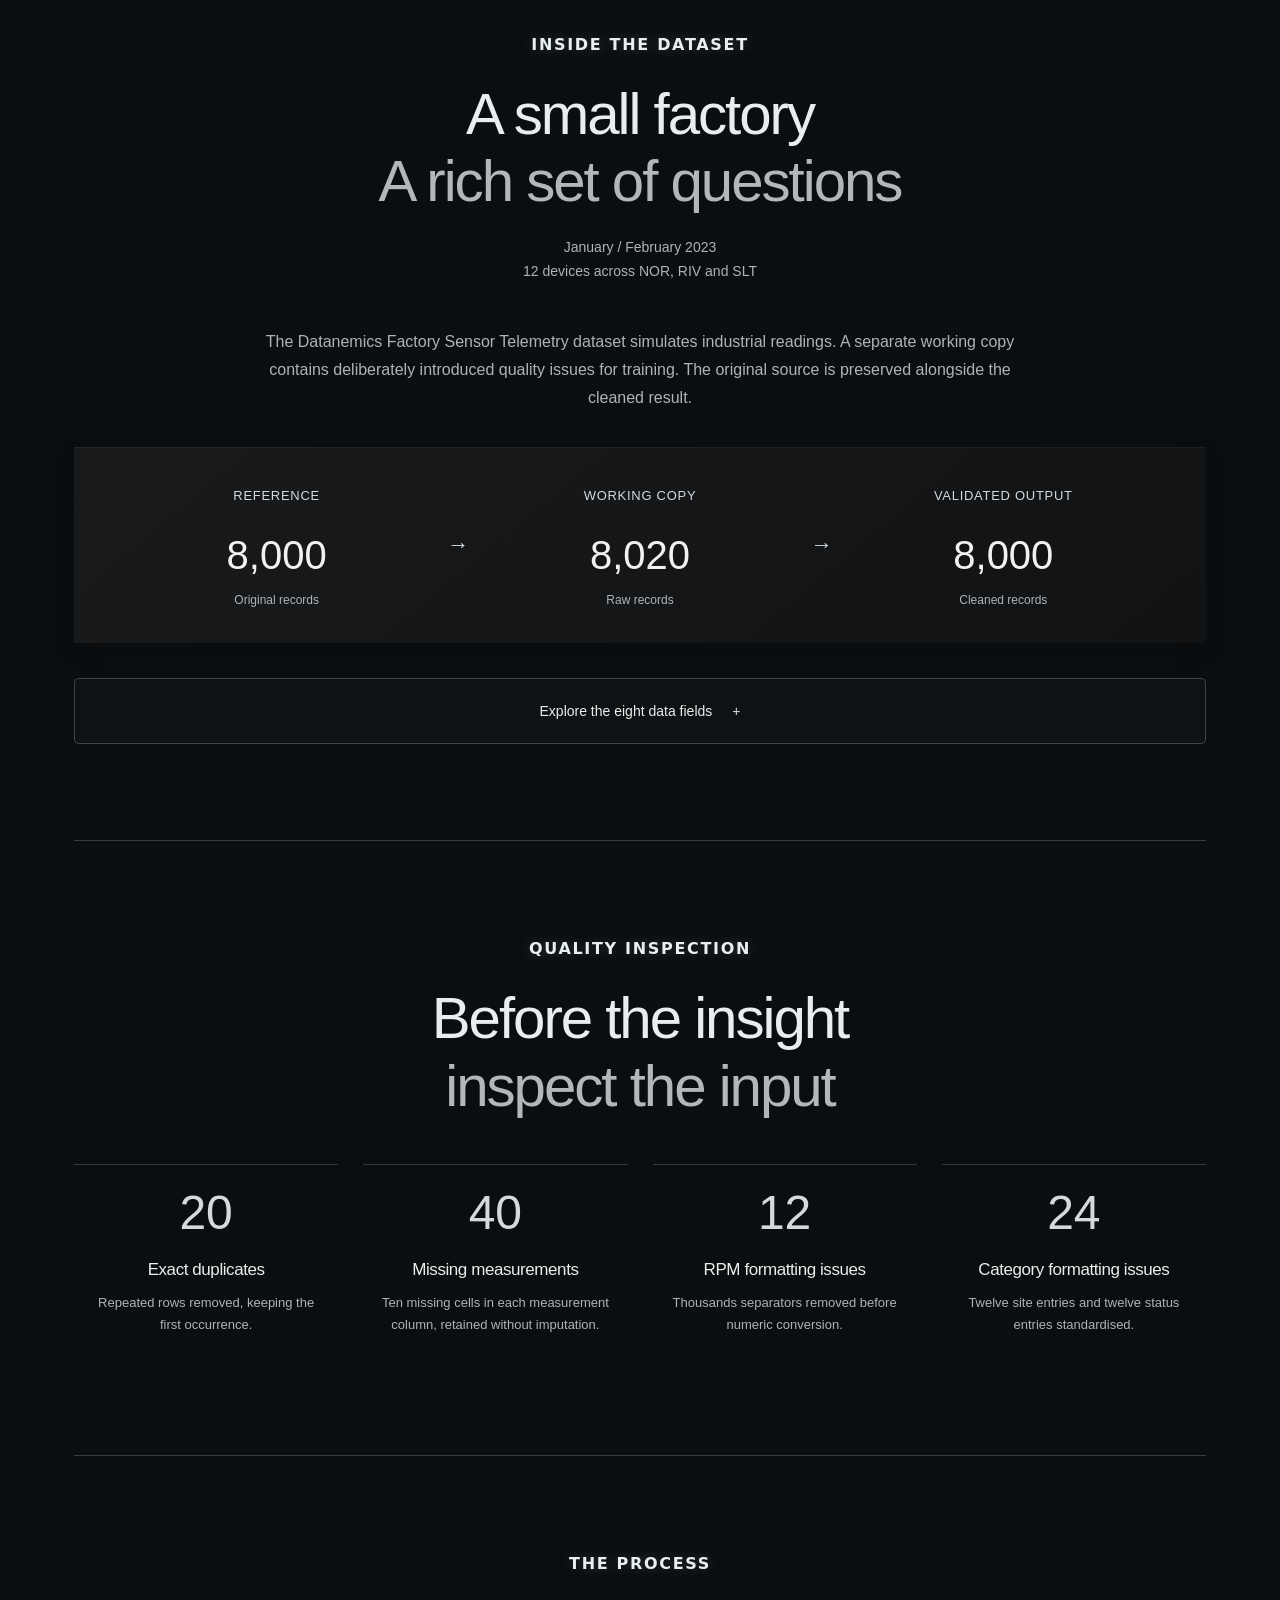
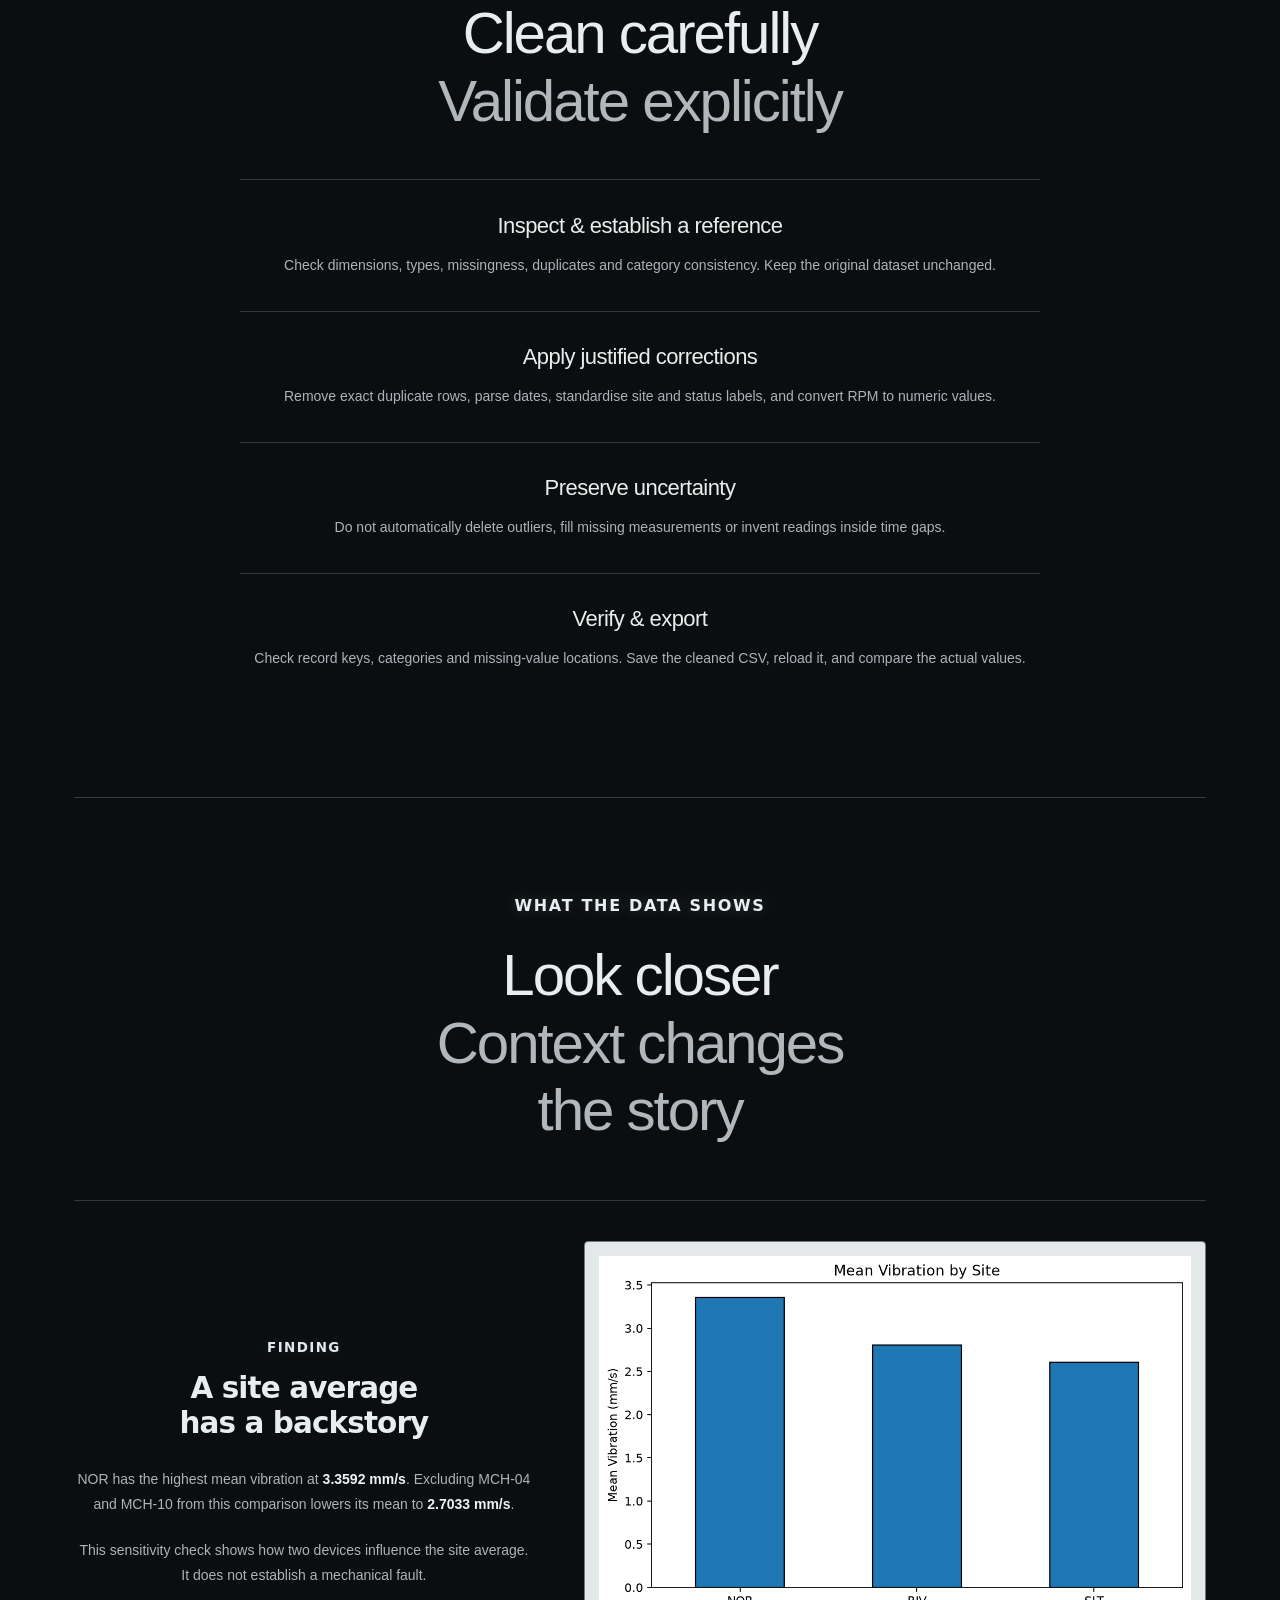
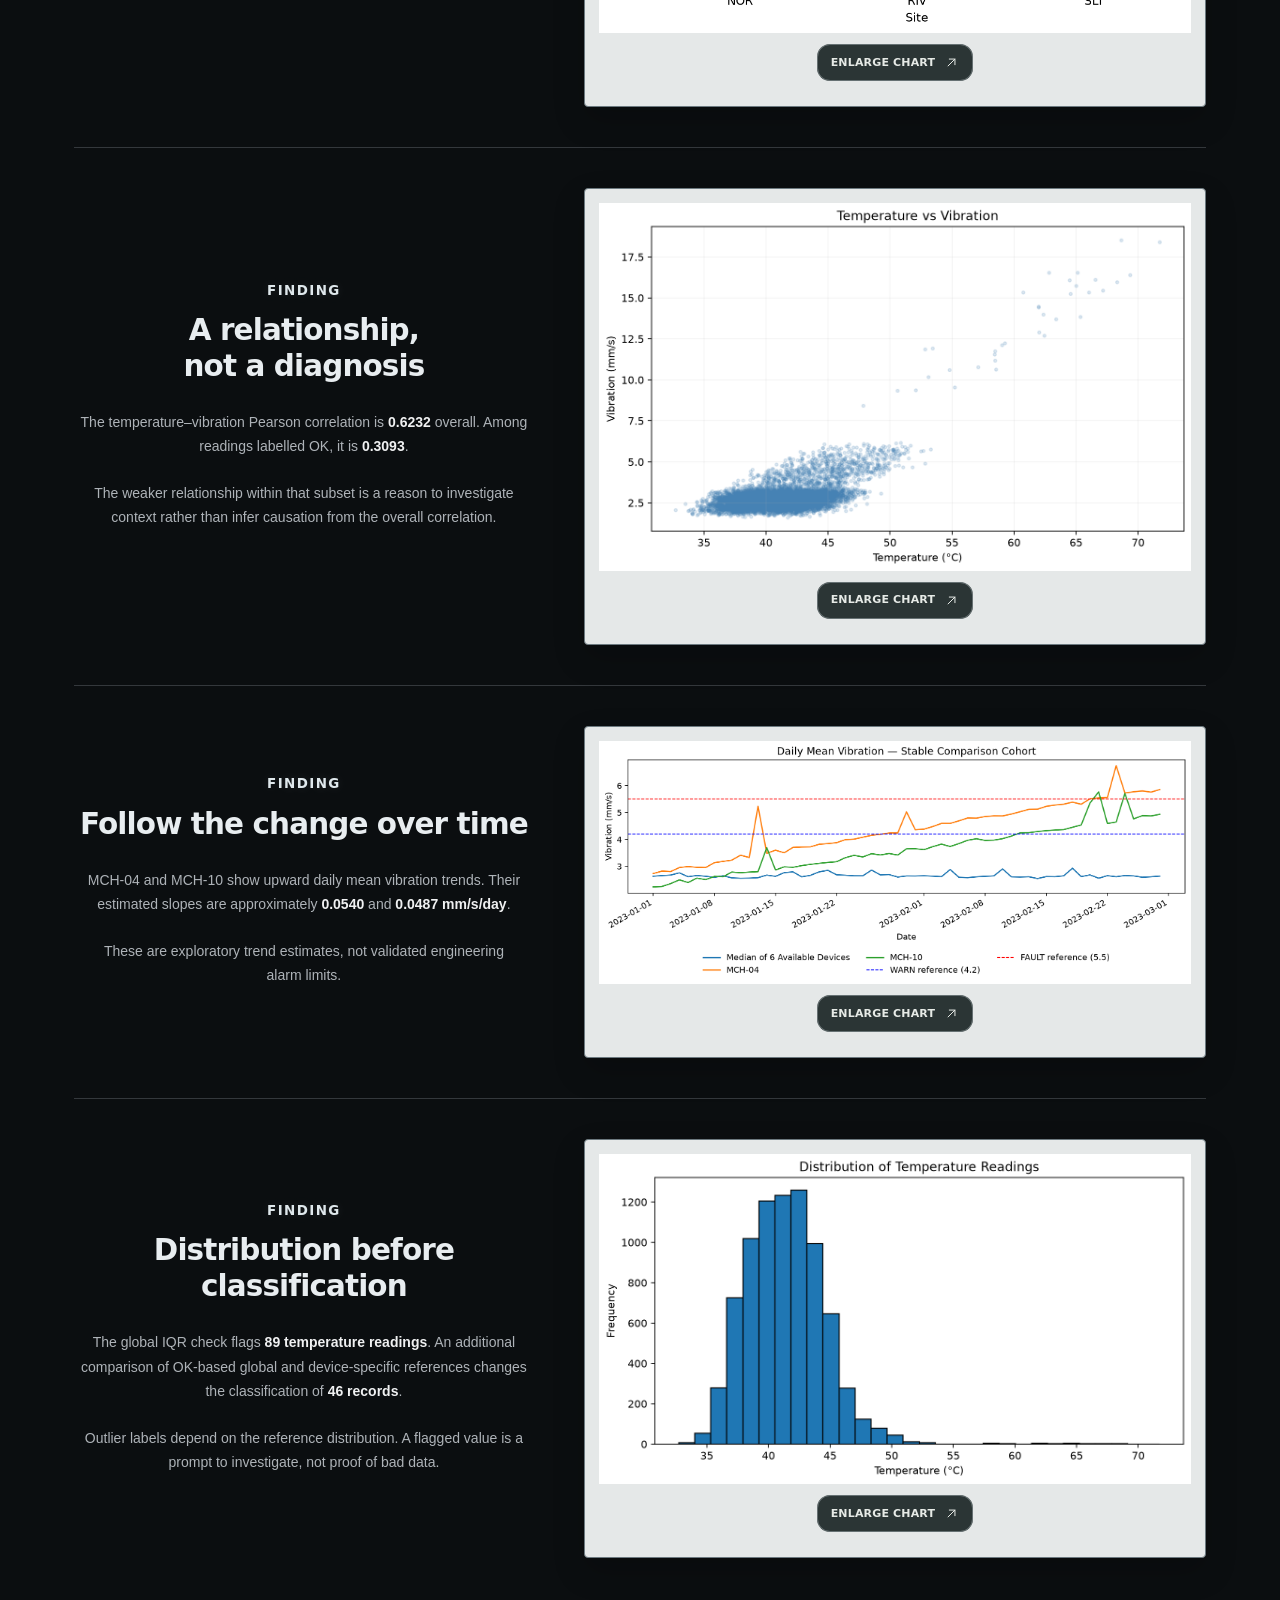
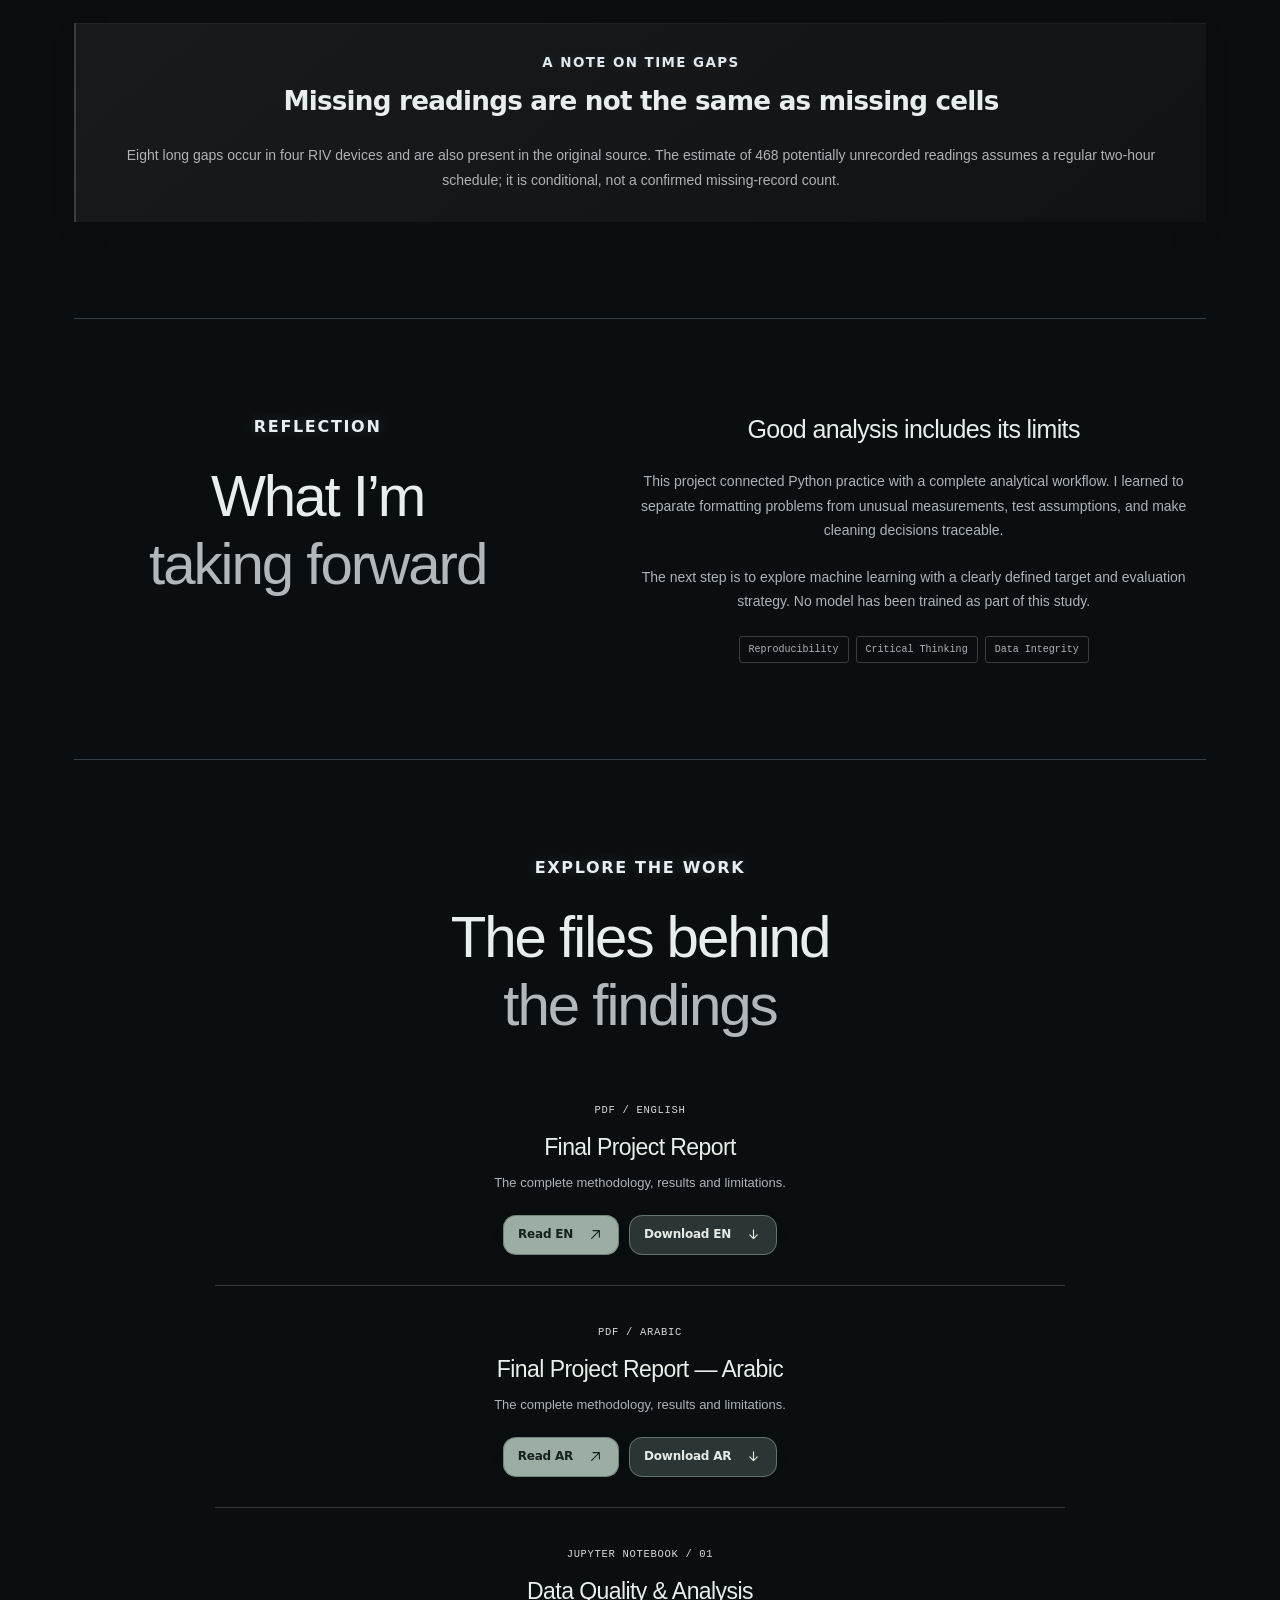
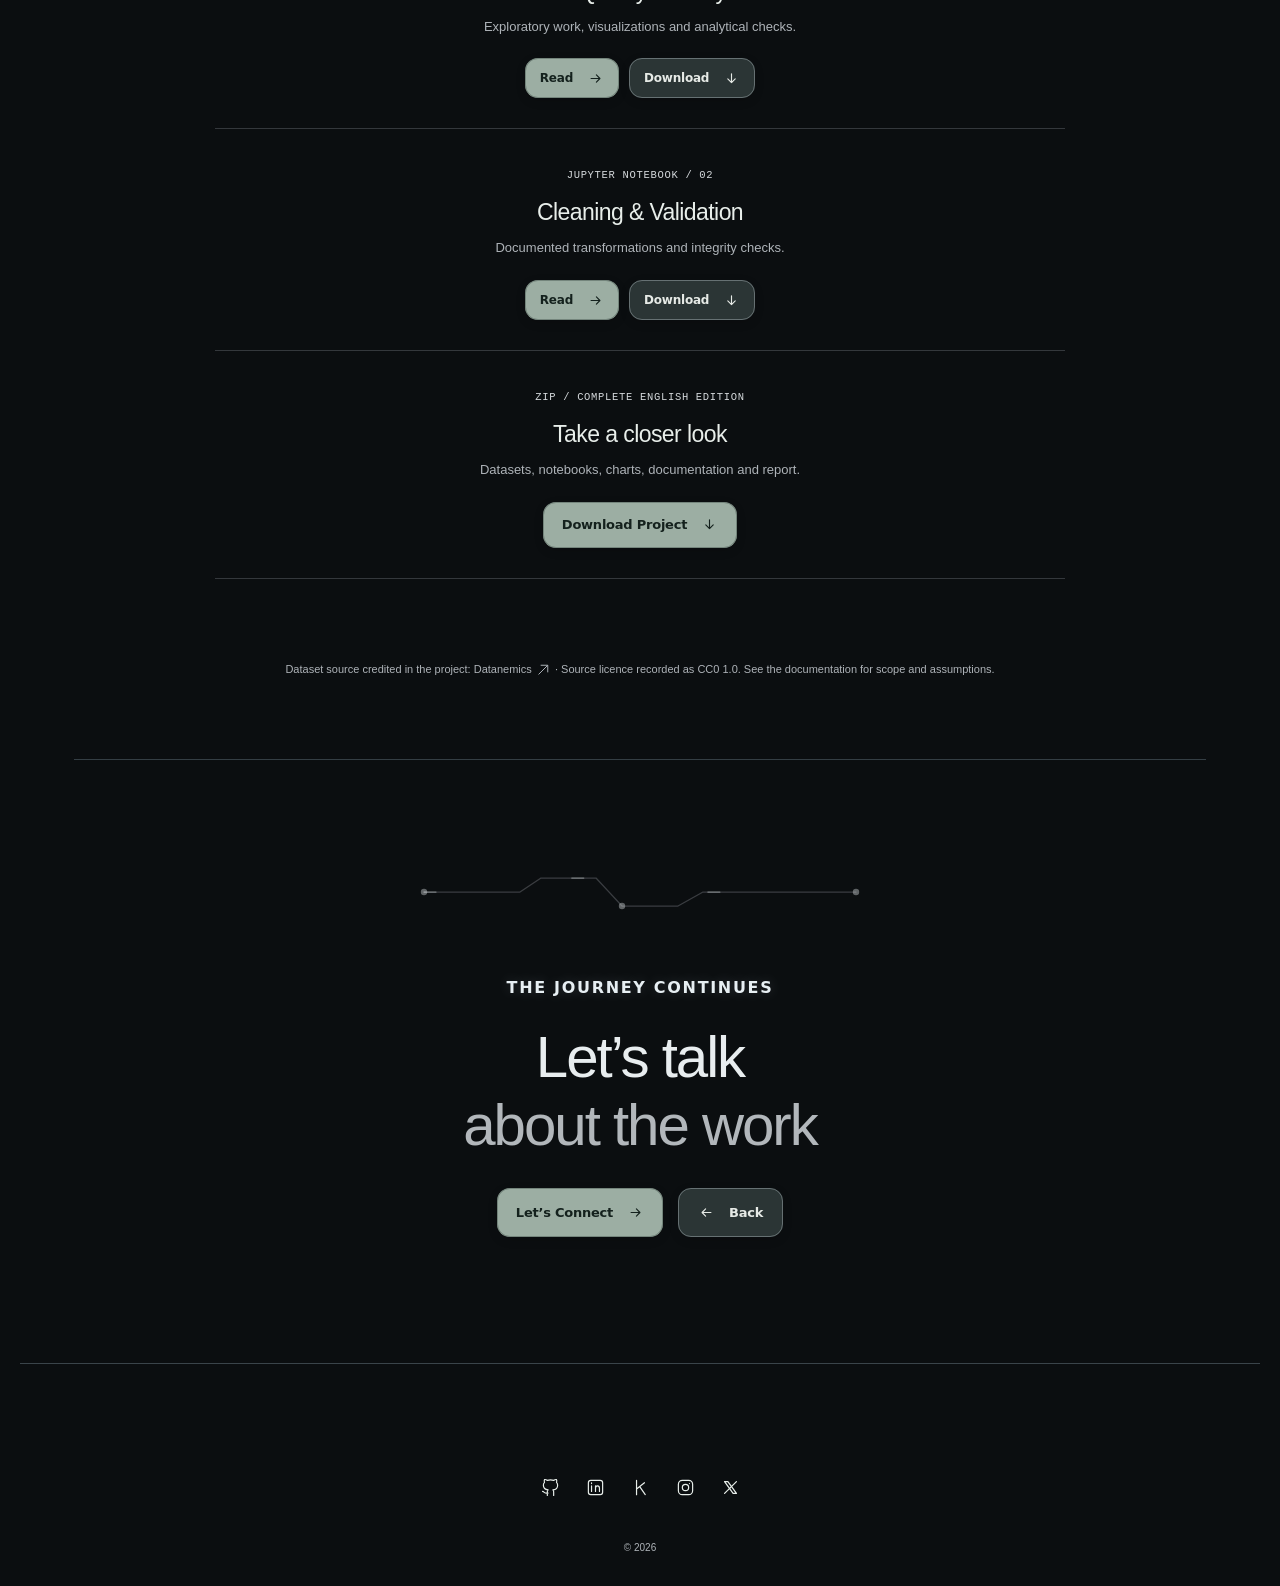
<file: factory/index.html>
<!doctype html><html lang="en"><head><meta charset="utf-8"><meta name="robots" content="noindex"><meta name="viewport" content="width=device-width,initial-scale=1"><meta http-equiv="refresh" content="0;url=../factory.html"><title>Factory Sensor Telemetry</title><script>location.replace("../factory.html"+location.hash)</script></head><body><p><a href="../factory.html">Open the Factory Sensor Telemetry study</a></p></body></html>
</file>
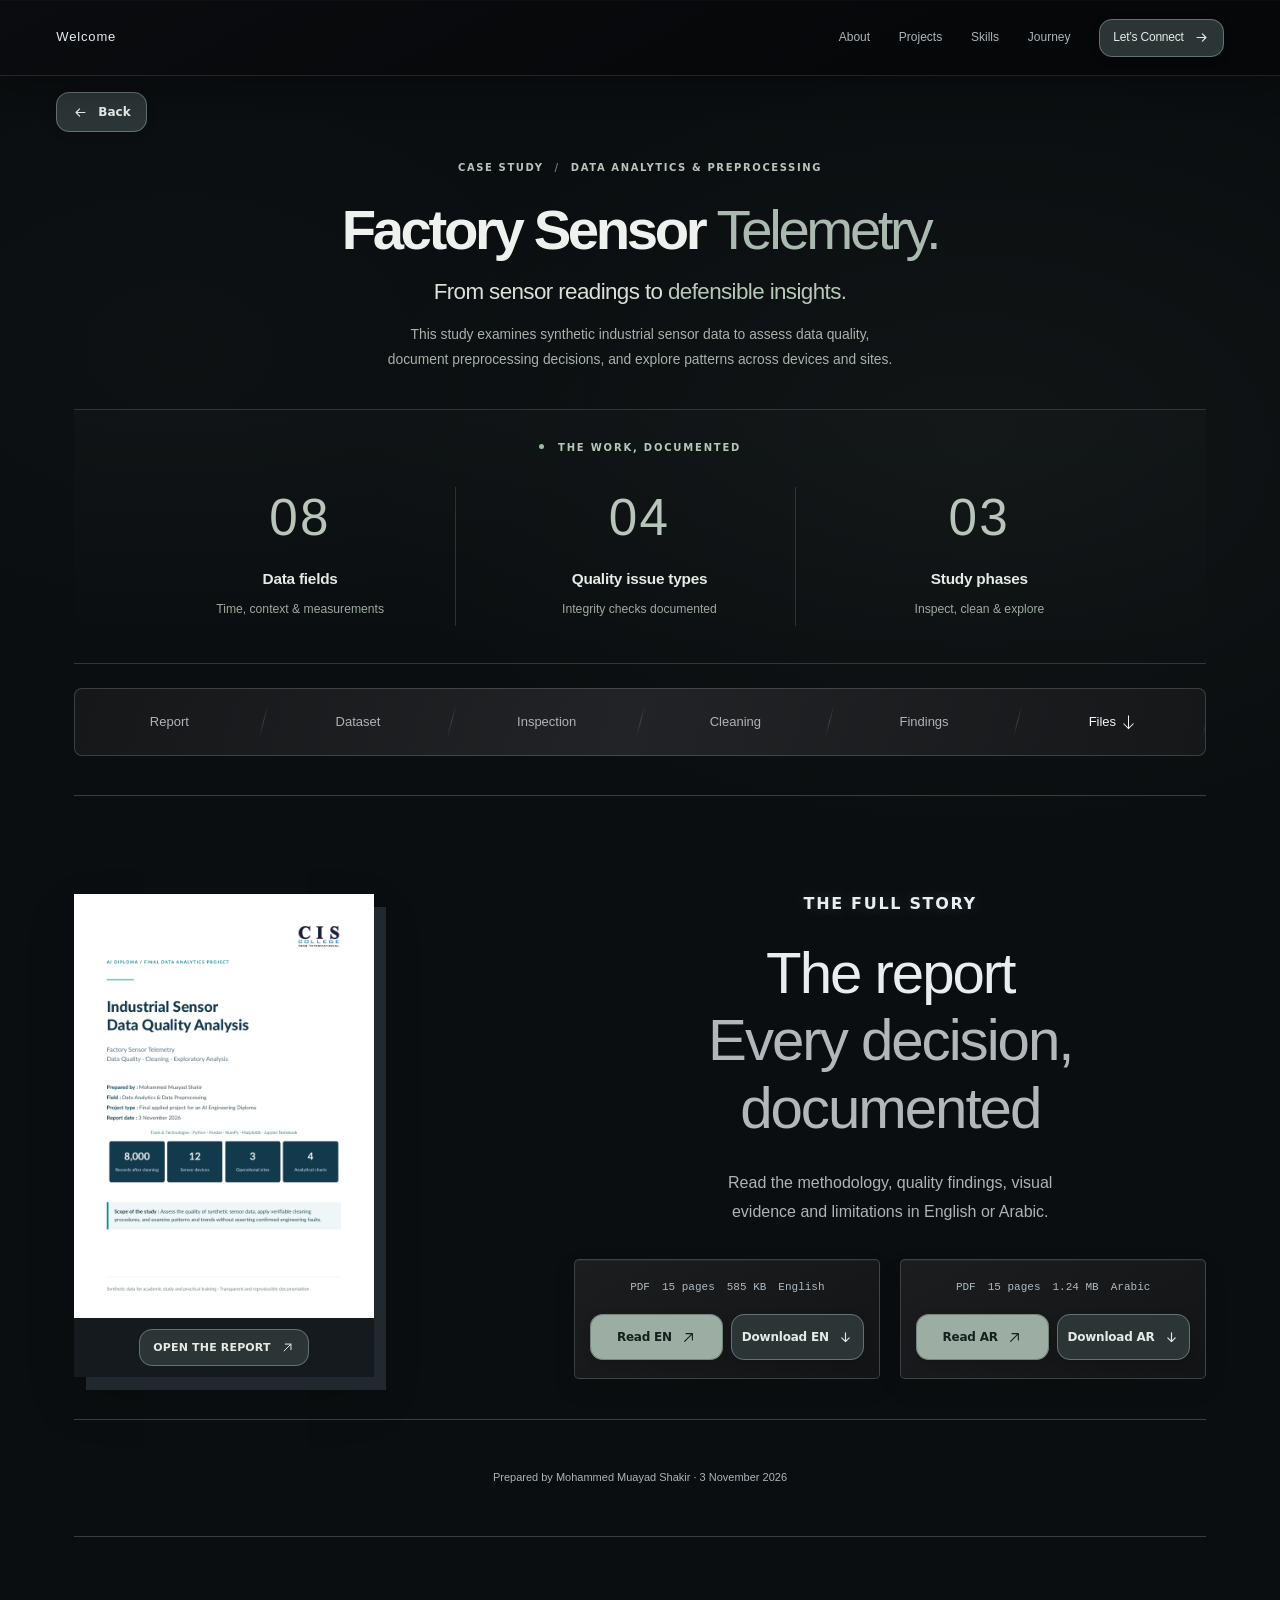
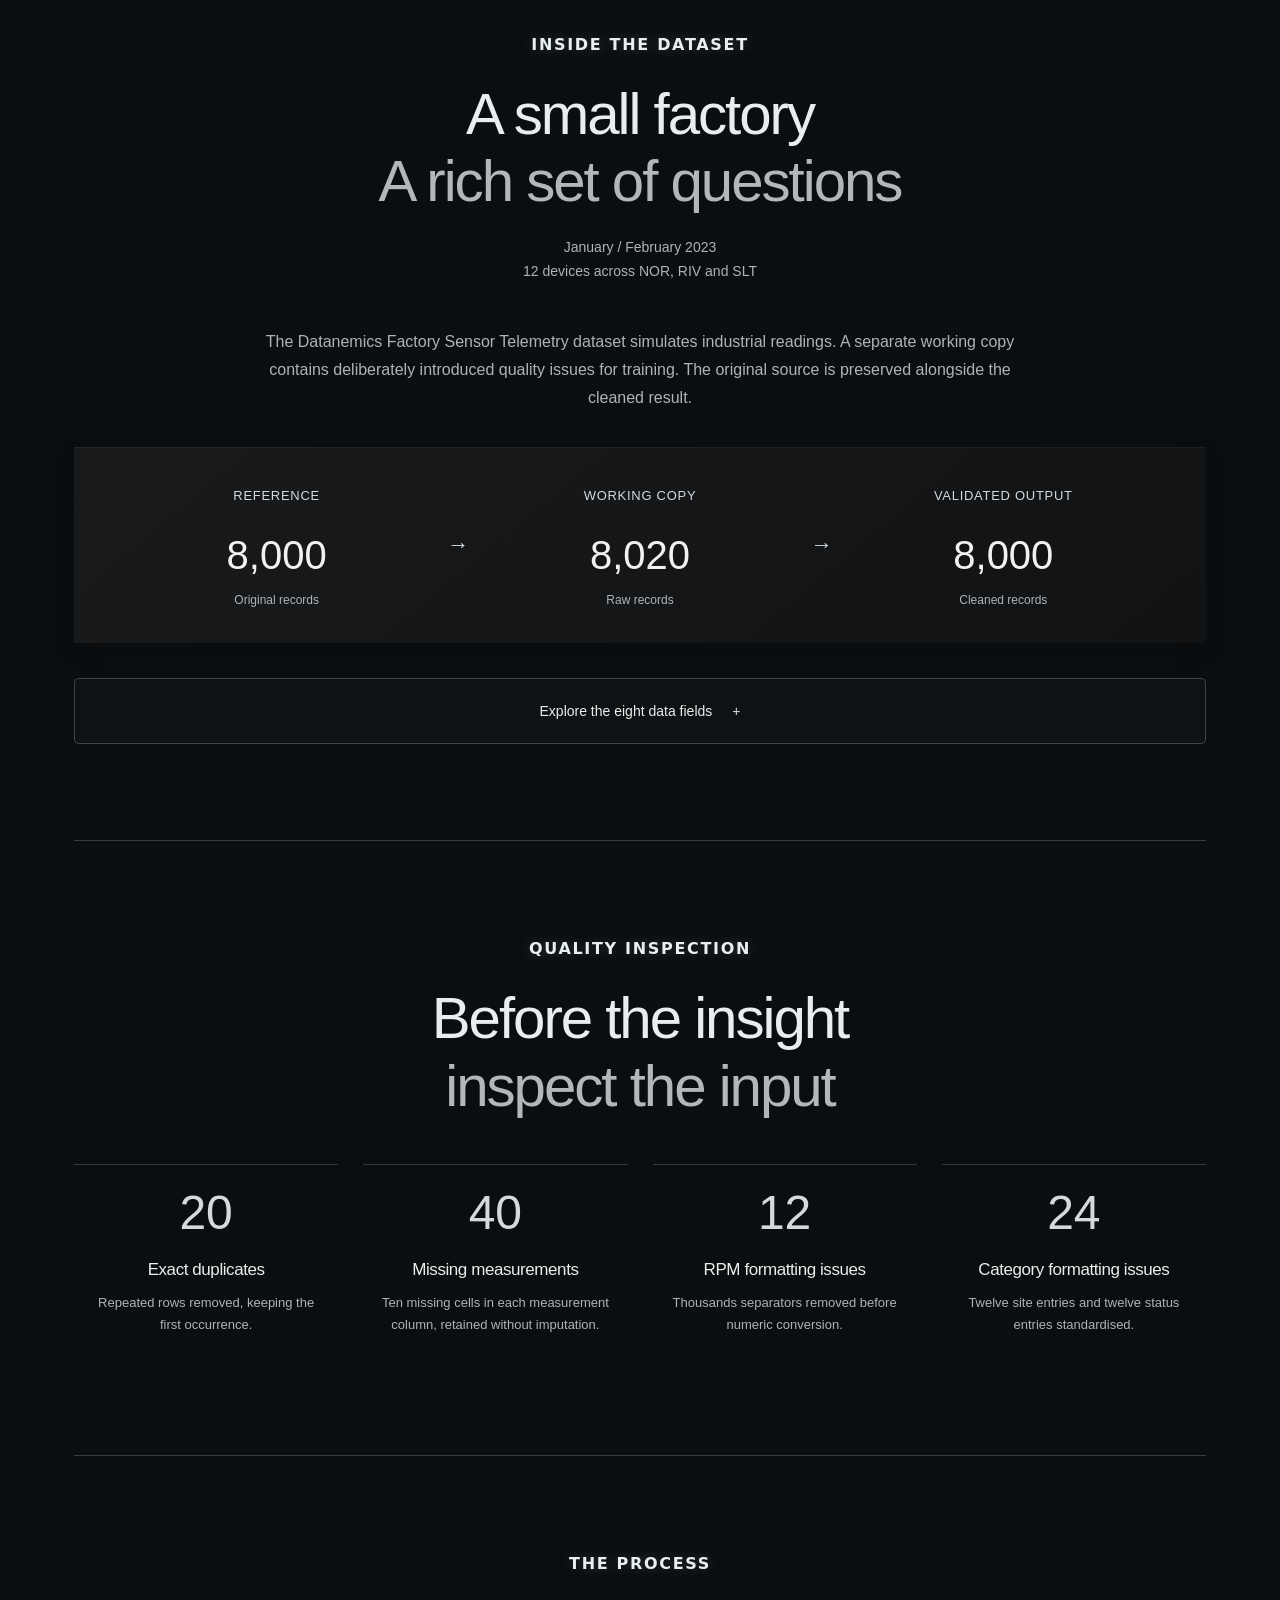
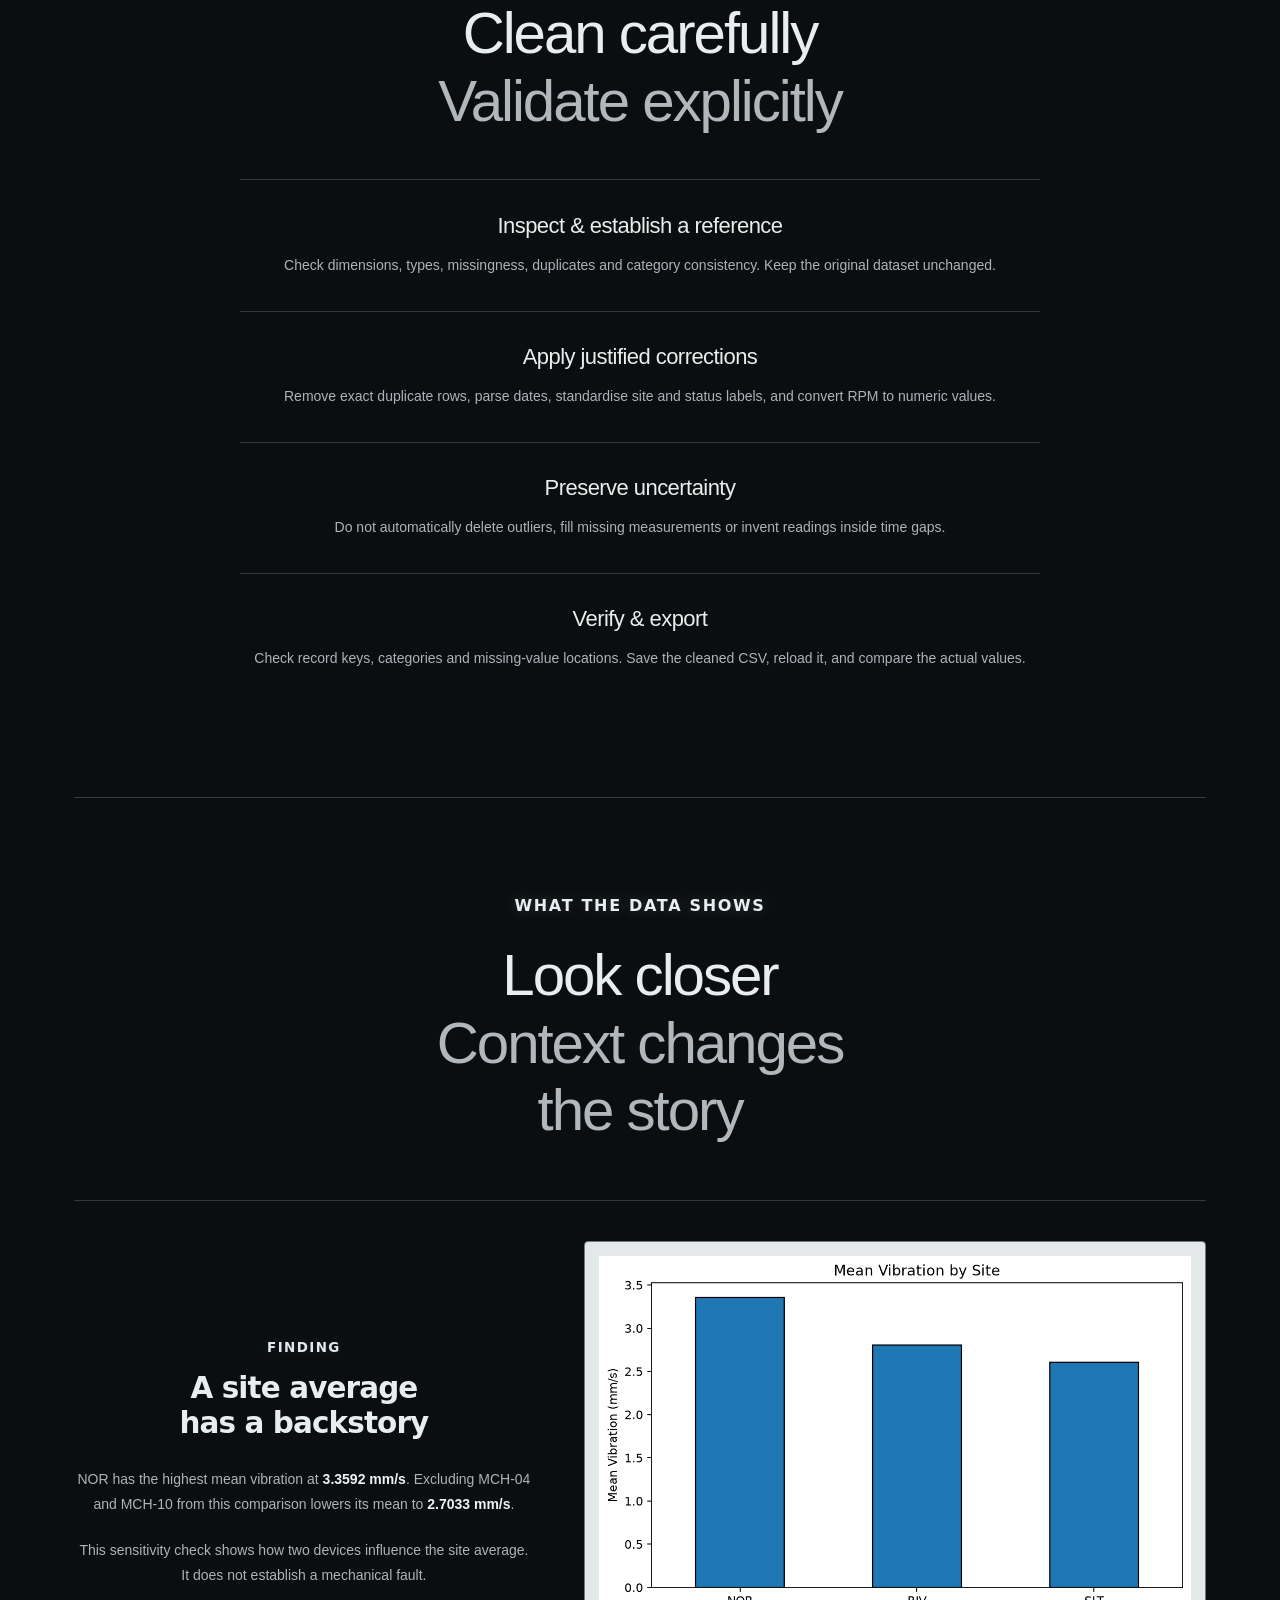
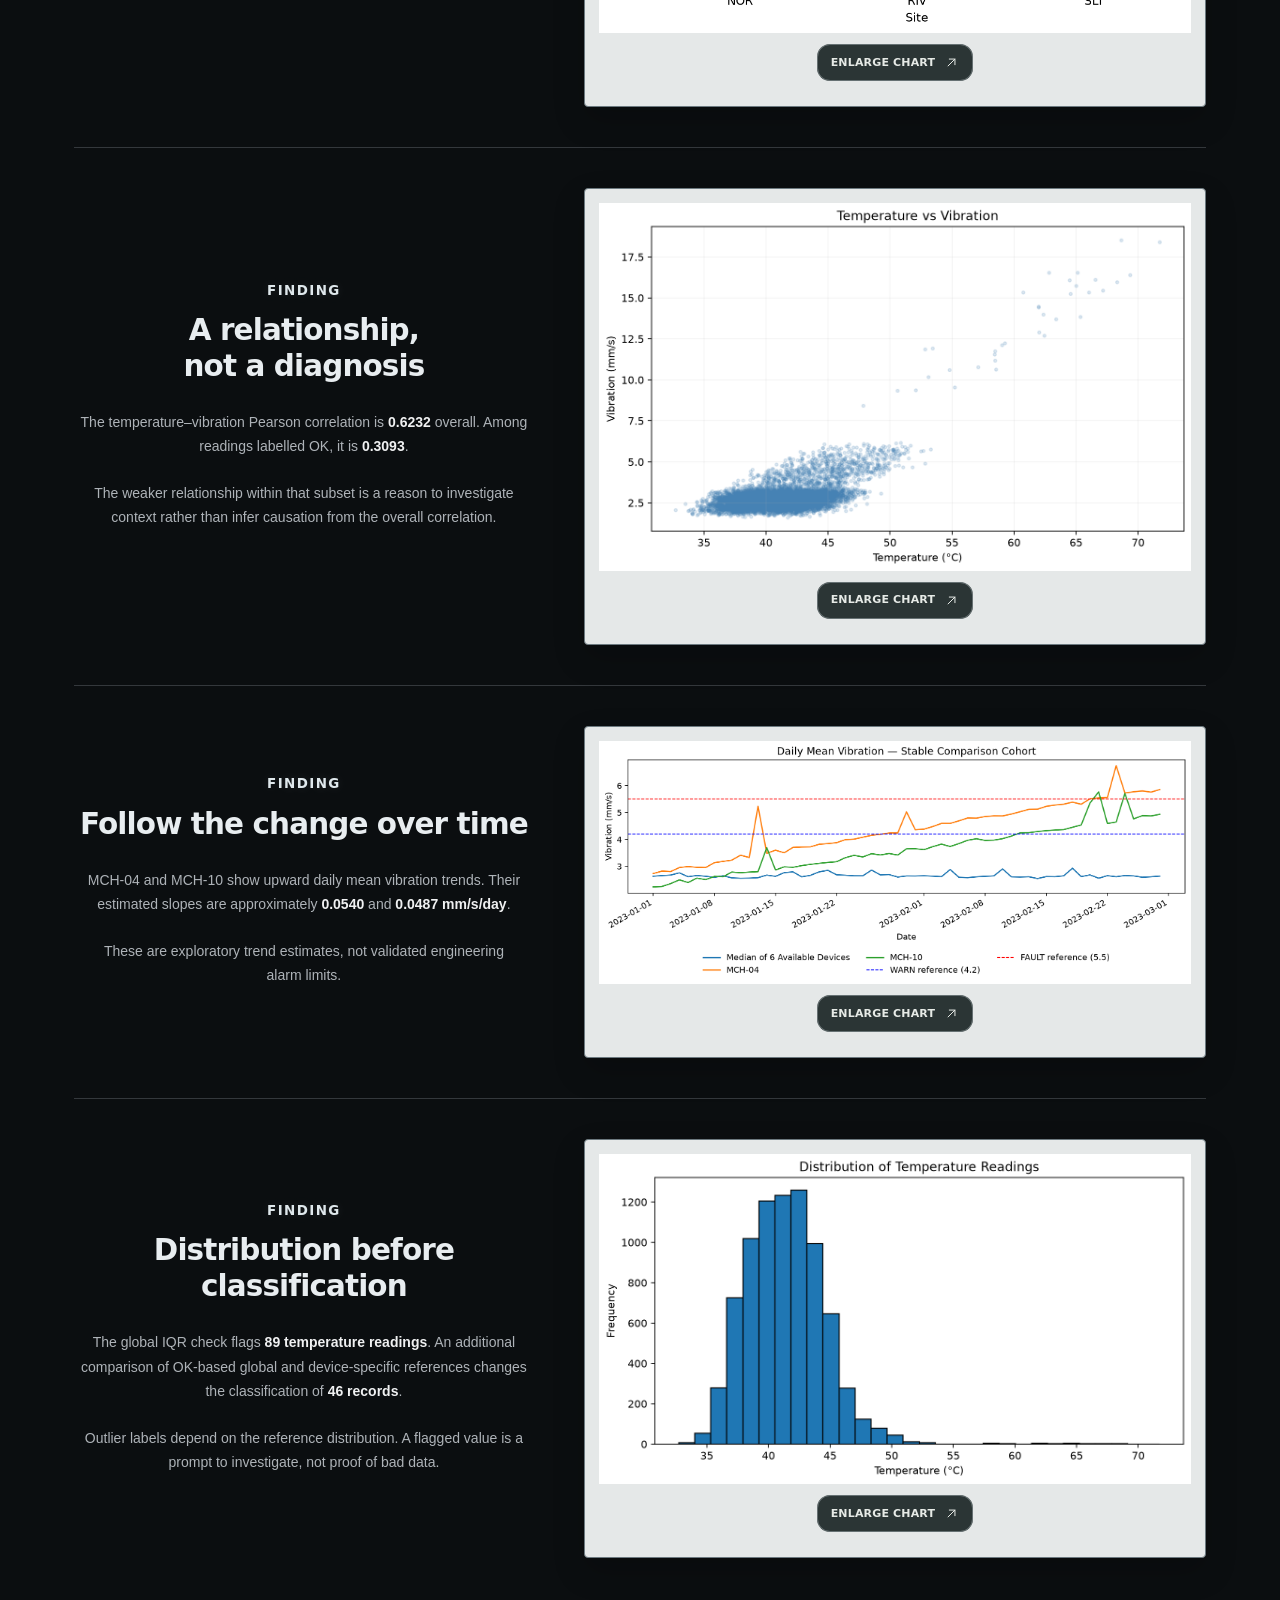
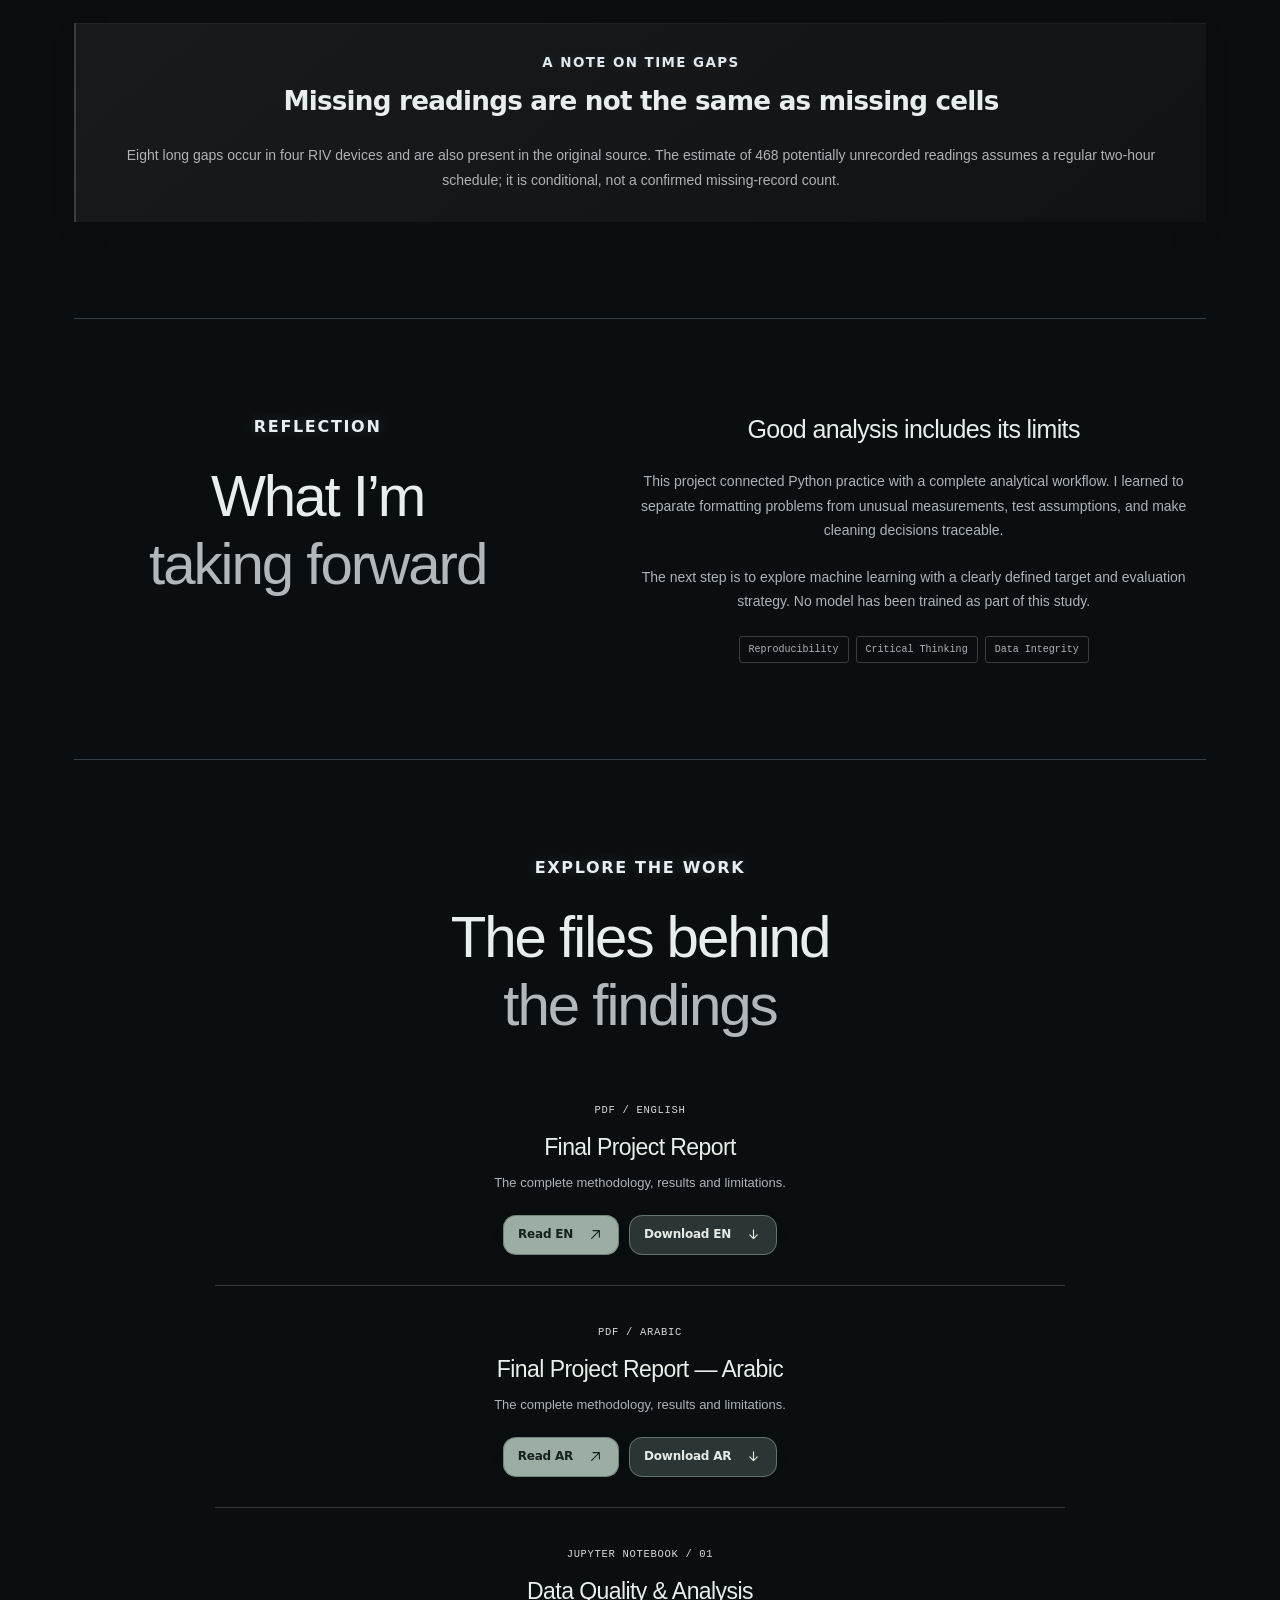
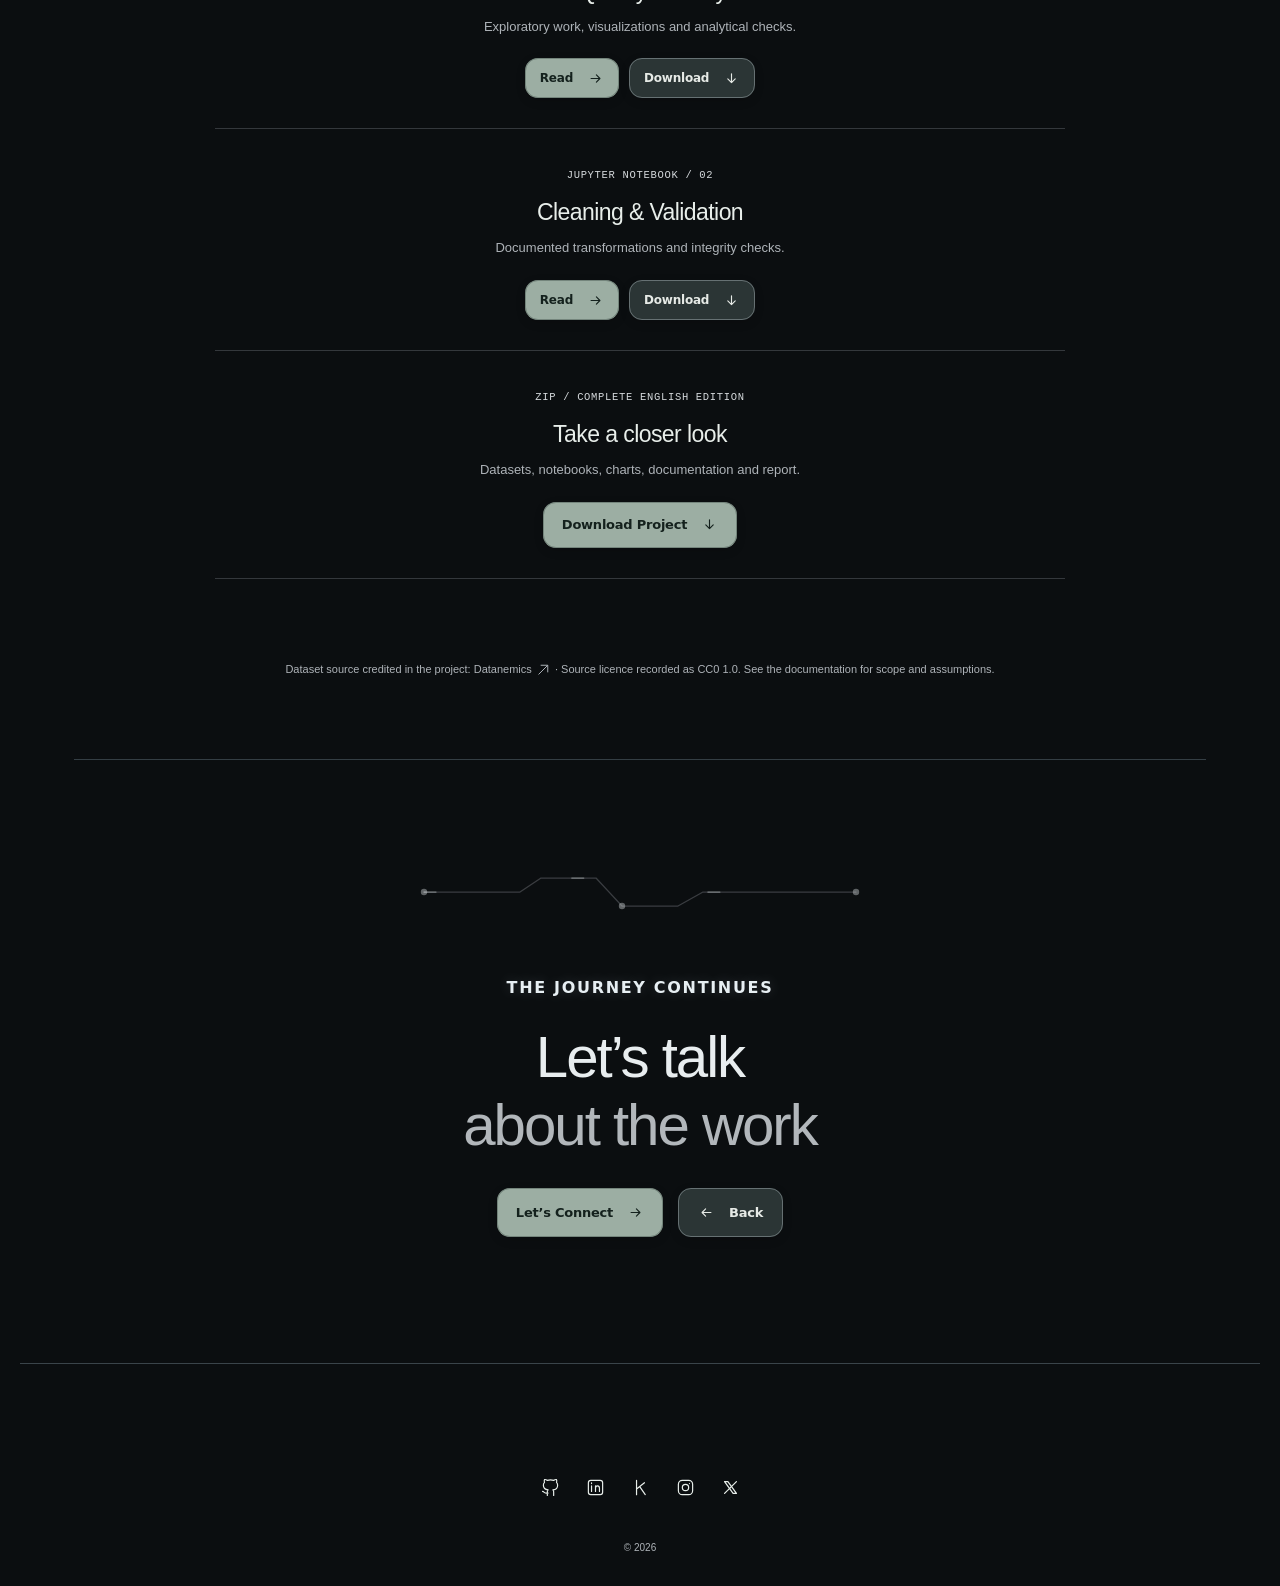
<file: factory.html>
<!DOCTYPE html>

<html lang="en"><head><meta charset="utf-8"/><meta content="width=device-width, initial-scale=1" name="viewport"/><meta content="#08090a" name="theme-color"/><title>Factory Sensor Telemetry — Mohammed Muayad</title><meta content="A documented study of industrial sensor data — quality, preparation and analytical findings" name="description"/><link href="assets/mark.svg" rel="icon"/><link href="style.css?v=20261112-unified-nav20" rel="stylesheet"/><link href="notebooks/notebook.css?v=20261111-final-details1" rel="stylesheet"/><script defer="" src="notebooks/notebook.js?v=20261111-review08-transition-fix"></script><script defer="" src="app.js?v=20261116-factory-entry3"></script><meta content="Factory Sensor Telemetry — Mohammed Muayad" property="og:title"/><meta content="A documented study of industrial sensor data — quality, preparation and analytical findings" property="og:description"/><meta content="website" property="og:type"/><meta content="https://mohadmuayad.github.io/factory.html" property="og:url"/><meta content="Mohammed Muayad" property="og:site_name"/><meta content="https://mohadmuayad.github.io/assets/share-card.png" property="og:image"/><meta content="1200" property="og:image:width"/><meta content="630" property="og:image:height"/><meta content="Mohammed Muayad — Artificial Intelligence Engineering and Data Analytics" property="og:image:alt"/><meta content="summary_large_image" name="twitter:card"/><meta content="Factory Sensor Telemetry — Mohammed Muayad" name="twitter:title"/><meta content="A documented study of industrial sensor data — quality, preparation and analytical findings" name="twitter:description"/><meta content="https://mohadmuayad.github.io/assets/share-card.png" name="twitter:image"/><link href="https://mohadmuayad.github.io/factory.html" rel="canonical"/><link href="experiment/experience.css?v=20261116-factory-entry3" rel="stylesheet"/><link href="experiment/industrial-intelligence.css?v=20261116-finding-type4" rel="stylesheet"/><script defer="" src="experiment/experience.js"></script><script defer="" src="experiment/disclosure-motion.js?v=20261111-mobile23-note2"></script><link href="experiment/site-navigation.css?v=20261112-stable-grip6" rel="stylesheet"/><script defer src="experiment/site-navigation.js?v=20261116-native-wheel1"></script><link href="experiment/glacier-controls.css?v=20261116-cta-centered3" rel="stylesheet"/></head><body class="factory-page-body"><a class="skip" href="#main">Skip to content</a><div id="progress"></div><header class="ds-shell-nav" aria-label="Site navigation" data-open="false" data-hidden="false"><a class="ds-shell-nav__brand" aria-label="Back to home" href="index.html#home">Welcome</a><button class="ds-shell-nav__toggle" type="button" data-ds-nav-toggle aria-controls="ds-shell-links" aria-expanded="false" aria-label="Open navigation"><span></span><span></span></button><nav class="ds-shell-nav__links" id="ds-shell-links" data-ds-nav-panel aria-label="Main navigation"><a href="index.html#about">About</a><a href="index.html#projects">Projects</a><a href="index.html#skills">Skills</a><a href="index.html#journey">Journey</a><a class="ds-shell-nav__cta" href="index.html#contact">Let’s Connect <svg aria-hidden="true" viewBox="0 0 24 24" fill="none" stroke="currentColor" stroke-width="1.7" stroke-linecap="round" stroke-linejoin="round"><path d="M5 12h14M13 6l6 6-6 6"/></svg></a><button type="button" class="ds-shell-nav__grip" data-ds-nav-grip aria-label="Drag upward to dismiss navigation"><span aria-hidden="true"></span></button></nav><div class="ds-shell-nav__backdrop" data-ds-nav-backdrop aria-hidden="true"></div></header><nav class="ds-page-back-row" aria-label="Return navigation"><a class="back-link ds-page-back" href="index.html#projects" aria-label="Back" data-history-back><span>Back</span><span aria-hidden="true" class="back-chevron">›</span></a></nav><main class="factory-page" id="main"><section class="factory-hero section ds-editorial-hero" id="home" aria-labelledby="factory-page-heading">
  <div class="ds-editorial-shell">
    <div class="ds-editorial-opening">
      <div class="ds-editorial-copy">
        <p class="ds-editorial-kicker">CASE STUDY <span class="ds-editorial-kicker-sep" aria-hidden="true">/</span> DATA ANALYTICS &amp; PREPROCESSING</p>
        <h1 id="factory-page-heading">Factory Sensor <em>Telemetry.</em></h1>
        <p class="ds-editorial-thesis">From sensor readings to <span>defensible insights.</span></p>
        <p class="ds-editorial-description">This study examines synthetic industrial sensor data to assess data quality, document preprocessing decisions, and explore patterns across devices and sites.</p>
      </div>
    </div>
    <div class="ds-editorial-evidence" aria-label="Study scope and methodology at a glance">
      <div class="ds-editorial-evidence-head">
        <p><span class="ds-editorial-evidence-dot" aria-hidden="true"></span> THE WORK, DOCUMENTED</p>
      </div>
      <div class="ds-editorial-metrics">
        <div class="ds-editorial-metric"><strong>08</strong><div><span>Data fields</span><small>Time, context &amp; measurements</small></div></div>
        <div class="ds-editorial-metric"><strong>04</strong><div><span>Quality issue types</span><small>Integrity checks documented</small></div></div>
        <div class="ds-editorial-metric"><strong>03</strong><div><span>Study phases</span><small>Inspect, clean &amp; explore</small></div></div>
      </div>
    </div>
  </div>
</section>
<nav aria-label="Case study sections" class="case-nav"><div class="case-track"><div class="case-group"><a href="#report">Report</a><a href="#dataset">Dataset</a><a href="#quality">Inspection</a><a href="#cleaning">Cleaning</a><a href="#findings">Findings</a><a href="#files">Files <svg aria-hidden="true" class="link-arrow" fill="none" stroke="currentColor" stroke-width="1.4" style="transform:rotate(45deg)" viewbox="0 0 24 24"><path d="M5 5 18 18M8 18h10V8"></path></svg></a></div><div aria-hidden="true" class="case-group"><a href="#report" tabindex="-1">Report</a><a href="#dataset" tabindex="-1">Dataset</a><a href="#quality" tabindex="-1">Inspection</a><a href="#cleaning" tabindex="-1">Cleaning</a><a href="#findings" tabindex="-1">Findings</a><a href="#files" tabindex="-1">Files <svg aria-hidden="true" class="link-arrow" fill="none" stroke="currentColor" stroke-width="1.4" style="transform:rotate(45deg)" viewbox="0 0 24 24"><path d="M5 5 18 18M8 18h10V8"></path></svg></a></div></div></nav>
<section class="section report-section centered-section" id="report"><a aria-label="Open the English project report" class="report-cover" href="assets/Factory_Sensor_Telemetry_Report_EN.pdf" rel="noopener" target="_blank"><img alt="First page of the English Industrial Sensor Data Quality Analysis report" height="1000" loading="lazy" src="assets/report-cover.png" width="708"/><span>OPEN THE REPORT <svg aria-hidden="true" class="link-arrow" fill="none" stroke="currentColor" stroke-width="1.4" style="transform:rotate(-90deg)" viewbox="0 0 24 24"><path d="M5 5 18 18M8 18h10V8"></path></svg></span></a><div><p class="eyebrow">THE FULL STORY</p><h2>The report<br/><em>Every decision, documented</em></h2><p class="report-description">Read the methodology, quality findings, visual evidence and limitations in English or Arabic.</p><div class="report-editions" id="report-languages"><div aria-label="English report" class="report-edition"><div class="report-meta"><span>PDF</span><span>15 pages</span><span>585 KB</span><span>English</span></div><div class="actions"><a aria-label="Read English report" class="button primary" href="assets/Factory_Sensor_Telemetry_Report_EN.pdf" rel="noopener" target="_blank">Read EN <svg aria-hidden="true" class="link-arrow" fill="none" stroke="currentColor" stroke-width="1.4" style="transform:rotate(-90deg)" viewbox="0 0 24 24"><path d="M5 5 18 18M8 18h10V8"></path></svg></a><a aria-label="Download English report" class="button outline" download="" href="assets/Factory_Sensor_Telemetry_Report_EN.pdf">Download EN <svg aria-hidden="true" class="link-arrow" fill="none" stroke="currentColor" stroke-width="1.4" style="transform:rotate(45deg)" viewbox="0 0 24 24"><path d="M5 5 18 18M8 18h10V8"></path></svg></a></div></div><div aria-label="Arabic report" class="report-edition"><div class="report-meta"><span>PDF</span><span>15 pages</span><span>1.24 MB</span><span>Arabic</span></div><div class="actions"><a aria-label="Read Arabic report" class="button primary" href="assets/Factory_Sensor_Telemetry_Report_AR.pdf" rel="noopener" target="_blank">Read AR <svg aria-hidden="true" class="link-arrow" fill="none" stroke="currentColor" stroke-width="1.4" style="transform:rotate(-90deg)" viewbox="0 0 24 24"><path d="M5 5 18 18M8 18h10V8"></path></svg></a><a aria-label="Download Arabic report" class="button outline" download="" href="assets/Factory_Sensor_Telemetry_Report_AR.pdf">Download AR <svg aria-hidden="true" class="link-arrow" fill="none" stroke="currentColor" stroke-width="1.4" style="transform:rotate(45deg)" viewbox="0 0 24 24"><path d="M5 5 18 18M8 18h10V8"></path></svg></a></div></div></div></div><p class="small report-credit">Prepared by Mohammed Muayad Shakir · 3 November 2026</p></section>
<section class="section centered-section" id="dataset"><p class="eyebrow">INSIDE THE DATASET</p><div class="section-heading row"><h2>A small factory<br/><em>A rich set of questions</em></h2><p class="section-aside">January / February 2023<br/>12 devices across NOR, RIV and SLT</p></div><p class="wide-copy dataset-description">The Datanemics Factory Sensor Telemetry dataset simulates industrial readings. A separate working copy contains deliberately introduced quality issues for training. The original source is preserved alongside the cleaned result.</p><div class="pipeline"><div><span>REFERENCE</span><strong>8,000</strong><p>Original records</p></div><b>→</b><div><span>WORKING COPY</span><strong>8,020</strong><p>Raw records</p></div><b>→</b><div><span>VALIDATED OUTPUT</span><strong>8,000</strong><p>Cleaned records</p></div></div><details class="data-dictionary"><summary>Explore the eight data fields <span>+</span></summary><div class="table-scroll"><table><thead><tr><th>Field</th><th>Meaning</th><th>Unit / values</th></tr></thead><tbody><tr><td><code>reading_at</code></td><td>Recorded timestamp</td><td>Source described as UTC; CSV has no explicit timezone</td></tr><tr><td><code>device_id</code></td><td>Sensor device identifier</td><td>12 devices</td></tr><tr><td><code>site</code></td><td>Device location</td><td>NOR / RIV / SLT</td></tr><tr><td><code>status</code></td><td>Recorded operating label</td><td>OK / WARN / FAULT</td></tr><tr><td><code>temp_c</code></td><td>Temperature</td><td>°C</td></tr><tr><td><code>humidity_pct</code></td><td>Relative humidity</td><td>%</td></tr><tr><td><code>vibration_mm_s</code></td><td>RMS vibration velocity</td><td>mm/s</td></tr><tr><td><code>rpm</code></td><td>Rotational speed</td><td>revolutions per minute</td></tr></tbody></table></div></details></section>
<section class="section centered-section" id="quality"><p class="eyebrow">QUALITY INSPECTION</p><h2>Before the insight<br/><em>inspect the input</em></h2><div class="metrics-grid"><article><b>20</b><h3>Exact duplicates</h3><p>Repeated rows removed, keeping the first occurrence.</p></article><article><b>40</b><h3>Missing measurements</h3><p>Ten missing cells in each measurement column, retained without imputation.</p></article><article><b>12</b><h3>RPM formatting issues</h3><p>Thousands separators removed before numeric conversion.</p></article><article><b>24</b><h3>Category formatting issues</h3><p>Twelve site entries and twelve status entries standardised.</p></article></div></section>
<section class="section centered-section" id="cleaning"><p class="eyebrow">THE PROCESS</p><h2>Clean carefully<br/><em>Validate explicitly</em></h2><div class="process-list"><article><div><h3>Inspect &amp; establish a reference</h3><p>Check dimensions, types, missingness, duplicates and category consistency. Keep the original dataset unchanged.</p></div></article><article><div><h3>Apply justified corrections</h3><p>Remove exact duplicate rows, parse dates, standardise site and status labels, and convert RPM to numeric values.</p></div></article><article><div><h3>Preserve uncertainty</h3><p>Do not automatically delete outliers, fill missing measurements or invent readings inside time gaps.</p></div></article><article><div><h3>Verify &amp; export</h3><p>Check record keys, categories and missing-value locations. Save the cleaned CSV, reload it, and compare the actual values.</p></div></article></div></section>
<section class="section centered-section" id="findings"><div class="findings-heading"><p class="eyebrow">WHAT THE DATA SHOWS</p><h2><span>Look closer</span><em>Context changes</em><em>the story</em></h2></div><article class="finding"><div><span class="eyebrow">FINDING</span><h3>A site average has a backstory</h3><p>NOR has the highest mean vibration at <strong>3.3592 mm/s</strong>. Excluding MCH-04 and MCH-10 from this comparison lowers its mean to <strong>2.7033 mm/s</strong>.</p><p>This sensitivity check shows how two devices influence the site average. It does not establish a mechanical fault.</p></div><button aria-label="Enlarge mean vibration by site chart" class="chart-open" data-chart="assets/mean_vibration_by_site.png" data-title="Mean vibration by site"><img alt="Bar chart comparing average vibration across NOR, RIV and SLT" loading="lazy" src="assets/mean_vibration_by_site.png"/ width="1103" height="703"><span>ENLARGE CHART <svg aria-hidden="true" class="link-arrow" fill="none" stroke="currentColor" stroke-width="1.4" style="transform:rotate(-90deg)" viewbox="0 0 24 24"><path d="M5 5 18 18M8 18h10V8"></path></svg></span></button></article><article class="finding"><div><span class="eyebrow">FINDING</span><h3>A relationship, not a diagnosis</h3><p>The temperature–vibration Pearson correlation is <strong>0.6232</strong> overall. Among readings labelled OK, it is <strong>0.3093</strong>.</p><p>The weaker relationship within that subset is a reason to investigate context rather than infer causation from the overall correlation.</p></div><button aria-label="Enlarge temperature vs vibration chart" class="chart-open" data-chart="assets/temperature_vs_vibration_scatter.png" data-title="Temperature vs vibration"><img alt="Scatter plot showing the descriptive relationship between temperature and vibration" loading="lazy" src="assets/temperature_vs_vibration_scatter.png"/ width="1262" height="783"><span>ENLARGE CHART <svg aria-hidden="true" class="link-arrow" fill="none" stroke="currentColor" stroke-width="1.4" style="transform:rotate(-90deg)" viewbox="0 0 24 24"><path d="M5 5 18 18M8 18h10V8"></path></svg></span></button></article><article class="finding"><div><span class="eyebrow">FINDING</span><h3>Follow the change over time</h3><p>MCH-04 and MCH-10 show upward daily mean vibration trends. Their estimated slopes are approximately <strong>0.0540</strong> and <strong>0.0487 mm/s/day</strong>.</p><p>These are exploratory trend estimates, not validated engineering alarm limits.</p></div><button aria-label="Enlarge daily vibration trend chart" class="chart-open" data-chart="assets/daily_vibration_trend.png" data-title="Daily vibration trend"><img alt="Daily average vibration trends for MCH-04 and MCH-10" loading="lazy" src="assets/daily_vibration_trend.png"/ width="1576" height="649"><span>ENLARGE CHART <svg aria-hidden="true" class="link-arrow" fill="none" stroke="currentColor" stroke-width="1.4" style="transform:rotate(-90deg)" viewbox="0 0 24 24"><path d="M5 5 18 18M8 18h10V8"></path></svg></span></button></article><article class="finding"><div><span class="eyebrow">FINDING</span><h3>Distribution before classification</h3><p>The global IQR check flags <strong>89 temperature readings</strong>. An additional comparison of OK-based global and device-specific references changes the classification of <strong>46 records</strong>.</p><p>Outlier labels depend on the reference distribution. A flagged value is a prompt to investigate, not proof of bad data.</p></div><button aria-label="Enlarge temperature distribution chart" class="chart-open" data-chart="assets/temperature_distribution.png" data-title="Temperature distribution"><img alt="Histogram showing the distribution of temperature readings" loading="lazy" src="assets/temperature_distribution.png"/ width="1262" height="703"><span>ENLARGE CHART <svg aria-hidden="true" class="link-arrow" fill="none" stroke="currentColor" stroke-width="1.4" style="transform:rotate(-90deg)" viewbox="0 0 24 24"><path d="M5 5 18 18M8 18h10V8"></path></svg></span></button></article><div class="note-panel"><span class="eyebrow">A NOTE ON TIME GAPS</span><h3>Missing readings are not the same as missing cells</h3><p>Eight long gaps occur in four RIV devices and are also present in the original source. The estimate of 468 potentially unrecorded readings assumes a regular two-hour schedule; it is conditional, not a confirmed missing-record count.</p></div></section>
<section class="section lessons centered-section"><div><p class="eyebrow">REFLECTION</p><h2>What I’m<br/><em>taking forward</em></h2></div><div><h3>Good analysis includes its limits</h3><p>This project connected Python practice with a complete analytical workflow. I learned to separate formatting problems from unusual measurements, test assumptions, and make cleaning decisions traceable.</p><p>The next step is to explore machine learning with a clearly defined target and evaluation strategy. No model has been trained as part of this study.</p><div class="tags"><span>Reproducibility</span><span>Critical Thinking</span><span>Data Integrity</span></div></div></section>
<section class="section centered-section" id="files"><p class="eyebrow">EXPLORE THE WORK</p><h2>The files behind<br/><em>the findings</em></h2><div class="file-list"><article><div><span>PDF / ENGLISH</span><h3>Final Project Report</h3><p>The complete methodology, results and limitations.</p></div><div><a href="assets/Factory_Sensor_Telemetry_Report_EN.pdf" rel="noopener" target="_blank">Read EN <svg aria-hidden="true" class="link-arrow" fill="none" stroke="currentColor" stroke-width="1.4" style="transform:rotate(-90deg)" viewbox="0 0 24 24"><path d="M5 5 18 18M8 18h10V8"></path></svg></a><a download="" href="assets/Factory_Sensor_Telemetry_Report_EN.pdf">Download EN <svg aria-hidden="true" class="link-arrow" fill="none" stroke="currentColor" stroke-width="1.4" style="transform:rotate(45deg)" viewbox="0 0 24 24"><path d="M5 5 18 18M8 18h10V8"></path></svg></a></div></article><article><div><span>PDF / ARABIC</span><h3>Final Project Report — Arabic</h3><p>The complete methodology, results and limitations.</p></div><div><a href="assets/Factory_Sensor_Telemetry_Report_AR.pdf" rel="noopener" target="_blank">Read AR <svg aria-hidden="true" class="link-arrow" fill="none" stroke="currentColor" stroke-width="1.4" style="transform:rotate(-90deg)" viewbox="0 0 24 24"><path d="M5 5 18 18M8 18h10V8"></path></svg></a><a download="" href="assets/Factory_Sensor_Telemetry_Report_AR.pdf">Download AR <svg aria-hidden="true" class="link-arrow" fill="none" stroke="currentColor" stroke-width="1.4" style="transform:rotate(45deg)" viewbox="0 0 24 24"><path d="M5 5 18 18M8 18h10V8"></path></svg></a></div></article><article><div><span>JUPYTER NOTEBOOK / 01</span><h3>Data Quality &amp; Analysis</h3><p>Exploratory work, visualizations and analytical checks.</p></div><div><a href="notebooks/01_data_quality_analysis.html">Read <svg aria-hidden="true" class="link-arrow" fill="none" stroke="currentColor" stroke-width="1.4" style="transform:rotate(-90deg)" viewbox="0 0 24 24"><path d="M5 5 18 18M8 18h10V8"></path></svg></a><a download="" href="downloads/01_data_quality_analysis.ipynb">Download <svg aria-hidden="true" class="link-arrow" fill="none" stroke="currentColor" stroke-width="1.4" style="transform:rotate(45deg)" viewbox="0 0 24 24"><path d="M5 5 18 18M8 18h10V8"></path></svg></a></div></article><article><div><span>JUPYTER NOTEBOOK / 02</span><h3>Cleaning &amp; Validation</h3><p>Documented transformations and integrity checks.</p></div><div><a href="notebooks/02_data_cleaning_validation.html">Read <svg aria-hidden="true" class="link-arrow" fill="none" stroke="currentColor" stroke-width="1.4" style="transform:rotate(-90deg)" viewbox="0 0 24 24"><path d="M5 5 18 18M8 18h10V8"></path></svg></a><a download="" href="downloads/02_data_cleaning_validation.ipynb">Download <svg aria-hidden="true" class="link-arrow" fill="none" stroke="currentColor" stroke-width="1.4" style="transform:rotate(45deg)" viewbox="0 0 24 24"><path d="M5 5 18 18M8 18h10V8"></path></svg></a></div></article><article><div><span>ZIP / COMPLETE ENGLISH EDITION</span><h3>Take a closer look</h3><p>Datasets, notebooks, charts, documentation and report.</p></div><a class="button primary" download="" href="downloads/Factory_Sensor_Telemetry_EN.zip">Download Project <svg aria-hidden="true" class="link-arrow" fill="none" stroke="currentColor" stroke-width="1.4" style="transform:rotate(45deg)" viewbox="0 0 24 24"><path d="M5 5 18 18M8 18h10V8"></path></svg></a></article></div><p class="small dataset-source"><span class="dataset-source-copy">Dataset source credited in the project: <a href="https://datanemics.com/datasets/sensor-telemetry/" rel="noopener" target="_blank">Datanemics <svg aria-hidden="true" class="link-arrow" fill="none" stroke="currentColor" stroke-width="1.4" style="transform:rotate(-90deg)" viewbox="0 0 24 24"><path d="M5 5 18 18M8 18h10V8"></path></svg></a> · Source licence recorded as CC0 1.0. See the documentation for scope and assumptions.</span></p></section><section class="section case-end centered-section"><div aria-hidden="true" class="closing-signal"><svg focusable="false" preserveaspectratio="xMidYMid meet" viewbox="0 0 480 60"><path class="closing-trace" d="M24 30H120L141 16H196L222 44H278L303 30H456"></path><path class="closing-trace-glow" d="M24 30H120L141 16H196L222 44H278L303 30H456"></path><circle class="closing-node" cx="24" cy="30" r="3.2"></circle><circle class="closing-node closing-node-middle" cx="222" cy="44" r="3.2"></circle><circle class="closing-node closing-node-end" cx="456" cy="30" r="3.2"></circle></svg></div><p class="eyebrow">THE JOURNEY CONTINUES</p><h2>Let’s talk<br/><em>about the work</em></h2><div class="actions"><a class="button primary" href="index.html#contact">Let’s Connect <svg aria-hidden="true" class="link-arrow" fill="none" stroke="currentColor" stroke-width="1.4" style="transform:rotate(-90deg)" viewbox="0 0 24 24"><path d="M5 5 18 18M8 18h10V8"></path></svg></a><a class="button outline" href="index.html#projects" data-history-back>Back <span aria-hidden="true" class="back-chevron">›</span></a></div></section></main><dialog id="chart-dialog"><button aria-label="Close chart" class="dialog-close">×</button><h2 id="chart-title"></h2><img alt="" id="chart-image"/><p class="small">Original project visualization</p></dialog><footer class="factory-study-footer"><p class="factory-study-footer-note">A documented study, open to closer examination.</p><div aria-label="Project social profiles" class="socials"><a aria-label="GitHub (opens in new tab)" class="social" href="https://github.com/mohadmuayad" rel="noopener noreferrer" target="_blank" title="GitHub"><svg aria-hidden="true" fill="none" stroke="currentColor" stroke-linecap="round" stroke-linejoin="round" stroke-width="1.5" viewbox="0 0 24 24"><path d="M9 19c-5 1-5-2-7-2m14 5v-4a3.5 3.5 0 0 0-1-3c3-.3 6-1.5 6-6a5 5 0 0 0-1.4-3.5A4.6 4.6 0 0 0 19.5 2S18.2 1.6 16 3a13 13 0 0 0-8 0C5.8 1.6 4.5 2 4.5 2a4.6 4.6 0 0 0-.1 3.5A5 5 0 0 0 3 9c0 4.5 3 5.7 6 6a3.5 3.5 0 0 0-1 3v4"></path></svg></a><a aria-label="LinkedIn (opens in new tab)" class="social" href="https://www.linkedin.com/in/mohammed-muayad-b70300446/" rel="noopener noreferrer" target="_blank" title="LinkedIn"><svg aria-hidden="true" fill="none" stroke="currentColor" stroke-linecap="round" stroke-linejoin="round" stroke-width="1.5" viewbox="0 0 24 24"><rect height="18" rx="3" width="18" x="3" y="3"></rect><path d="M7 10v7m0-11v1m5 10v-7m0 3c0-4 5-4 5 0v4"></path></svg></a><a aria-label="Kaggle (opens in new tab)" class="social" href="https://www.kaggle.com/mohadmuayad" rel="noopener noreferrer" target="_blank" title="Kaggle"><svg aria-hidden="true" fill="none" stroke="currentColor" stroke-linecap="round" stroke-linejoin="round" stroke-width="1.5" viewbox="0 0 24 24"><path d="M7 3v18m10-15-10 8m4-3 7 10"></path></svg></a><a aria-label="Instagram (opens in new tab)" class="social" href="https://www.instagram.com/mohadmuayad/" rel="noopener noreferrer" target="_blank" title="Instagram"><svg aria-hidden="true" fill="none" stroke="currentColor" stroke-linecap="round" stroke-linejoin="round" stroke-width="1.5" viewbox="0 0 24 24"><rect height="18" rx="5" width="18" x="3" y="3"></rect><circle cx="12" cy="12" r="4"></circle><path d="M17 7h.01"></path></svg></a><a aria-label="X (opens in new tab)" class="social social-x-linked" href="https://x.com/mohadmuayad" rel="noopener noreferrer" target="_blank" title="X"><svg aria-hidden="true" fill="none" stroke="currentColor" stroke-linecap="round" stroke-linejoin="round" stroke-width="1.55" viewbox="0 0 24 24"><path d="M4.5 4.5h4.2l10.8 15h-4.2z"></path><path d="M19.5 4.5 4.5 19.5"></path></svg></a></div><div class="footer-bottom"><span>© <span id="year">2026</span></span></div></footer><a aria-label="Back to top" href="#home" id="backtop"><svg aria-hidden="true" class="link-arrow" fill="none" stroke="currentColor" stroke-width="1.4" style="transform:rotate(-135deg)" viewbox="0 0 24 24"><path d="M5 5 18 18M8 18h10V8"></path></svg></a><div aria-live="polite" class="toast" role="status"></div></body></html>
</file>
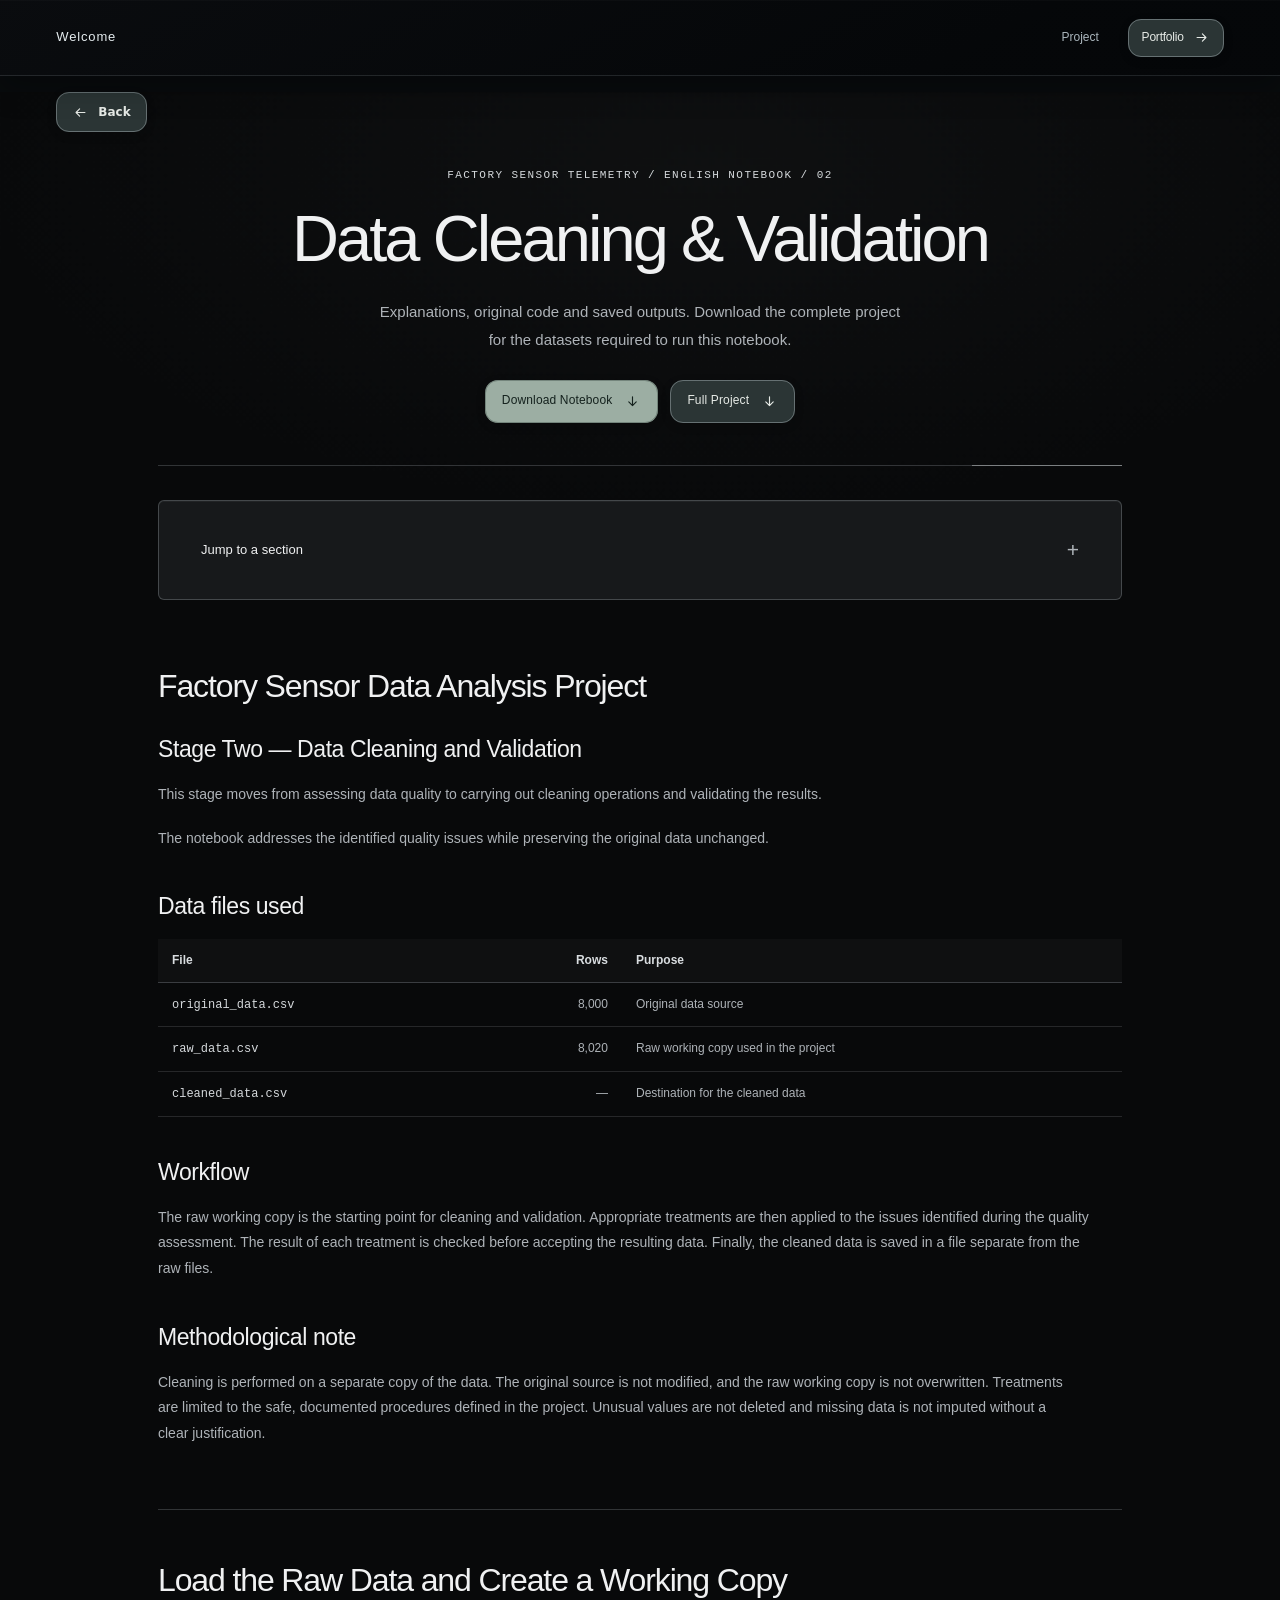
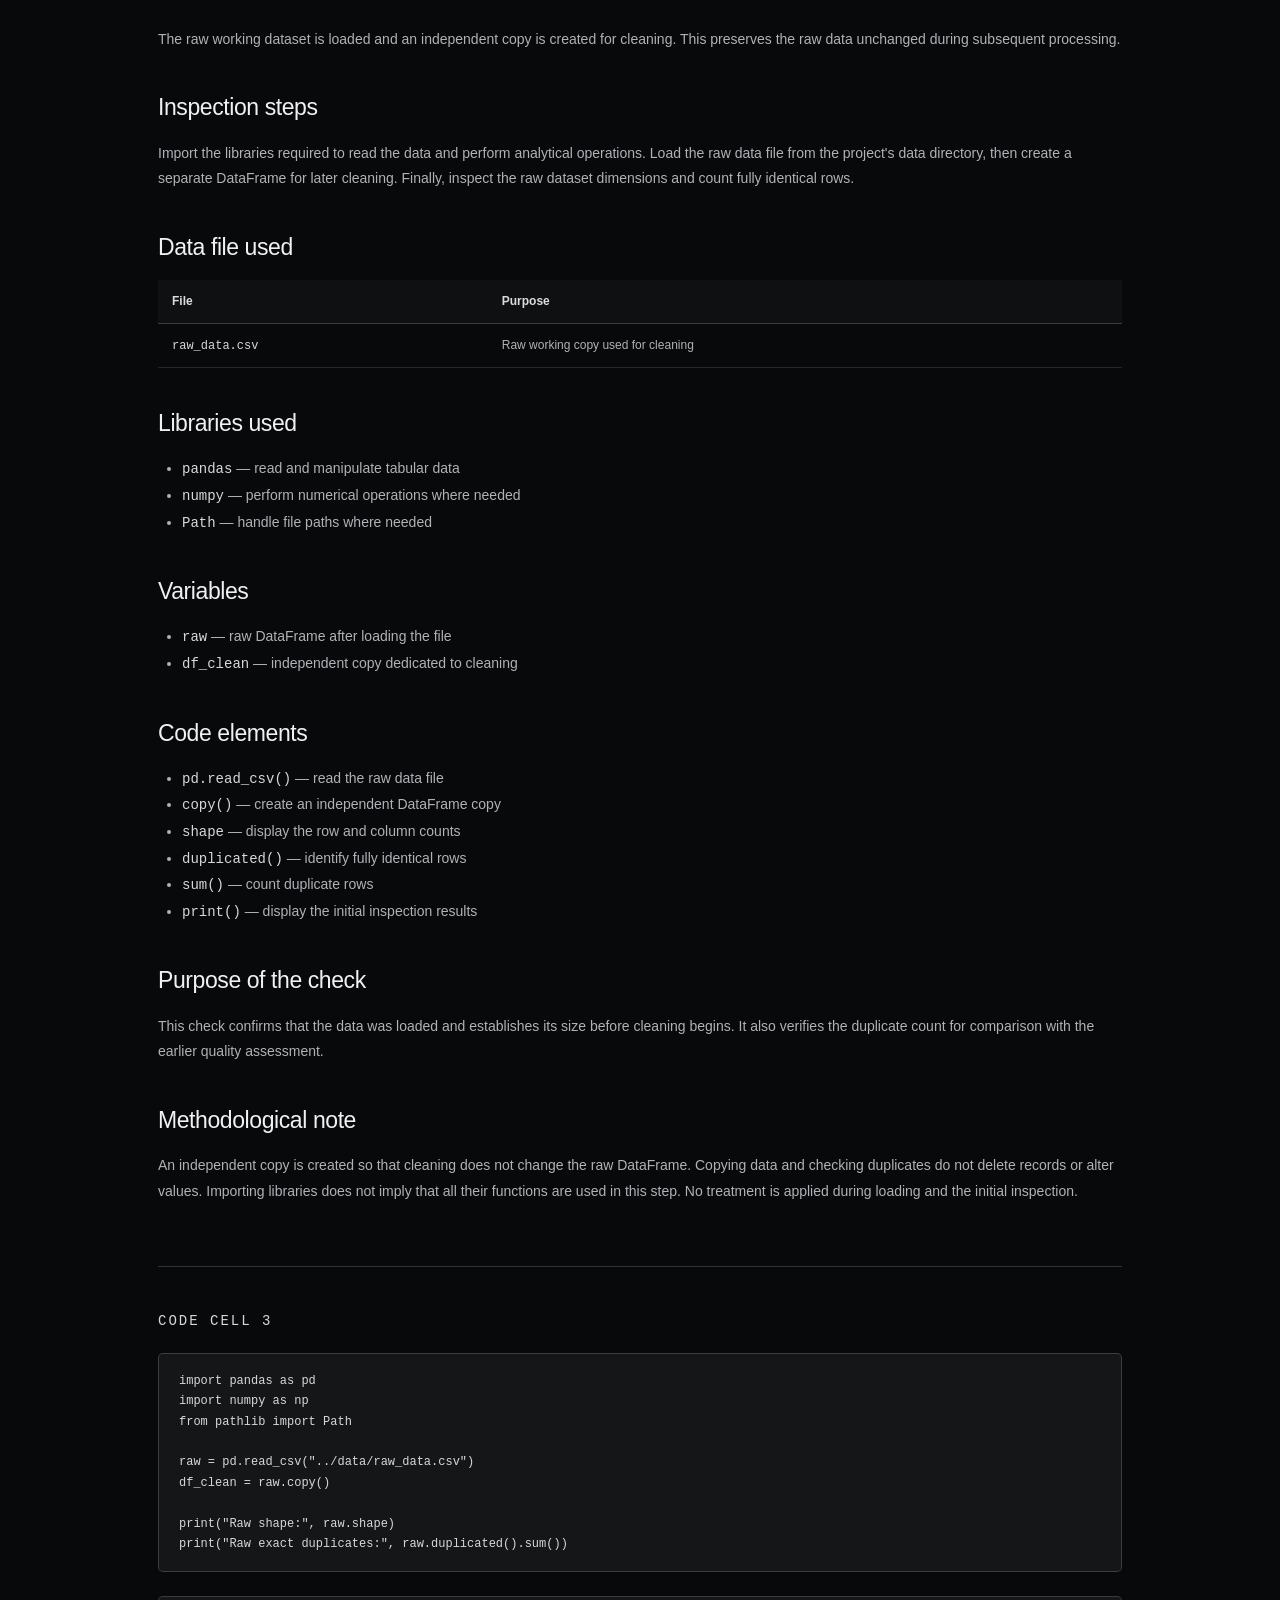
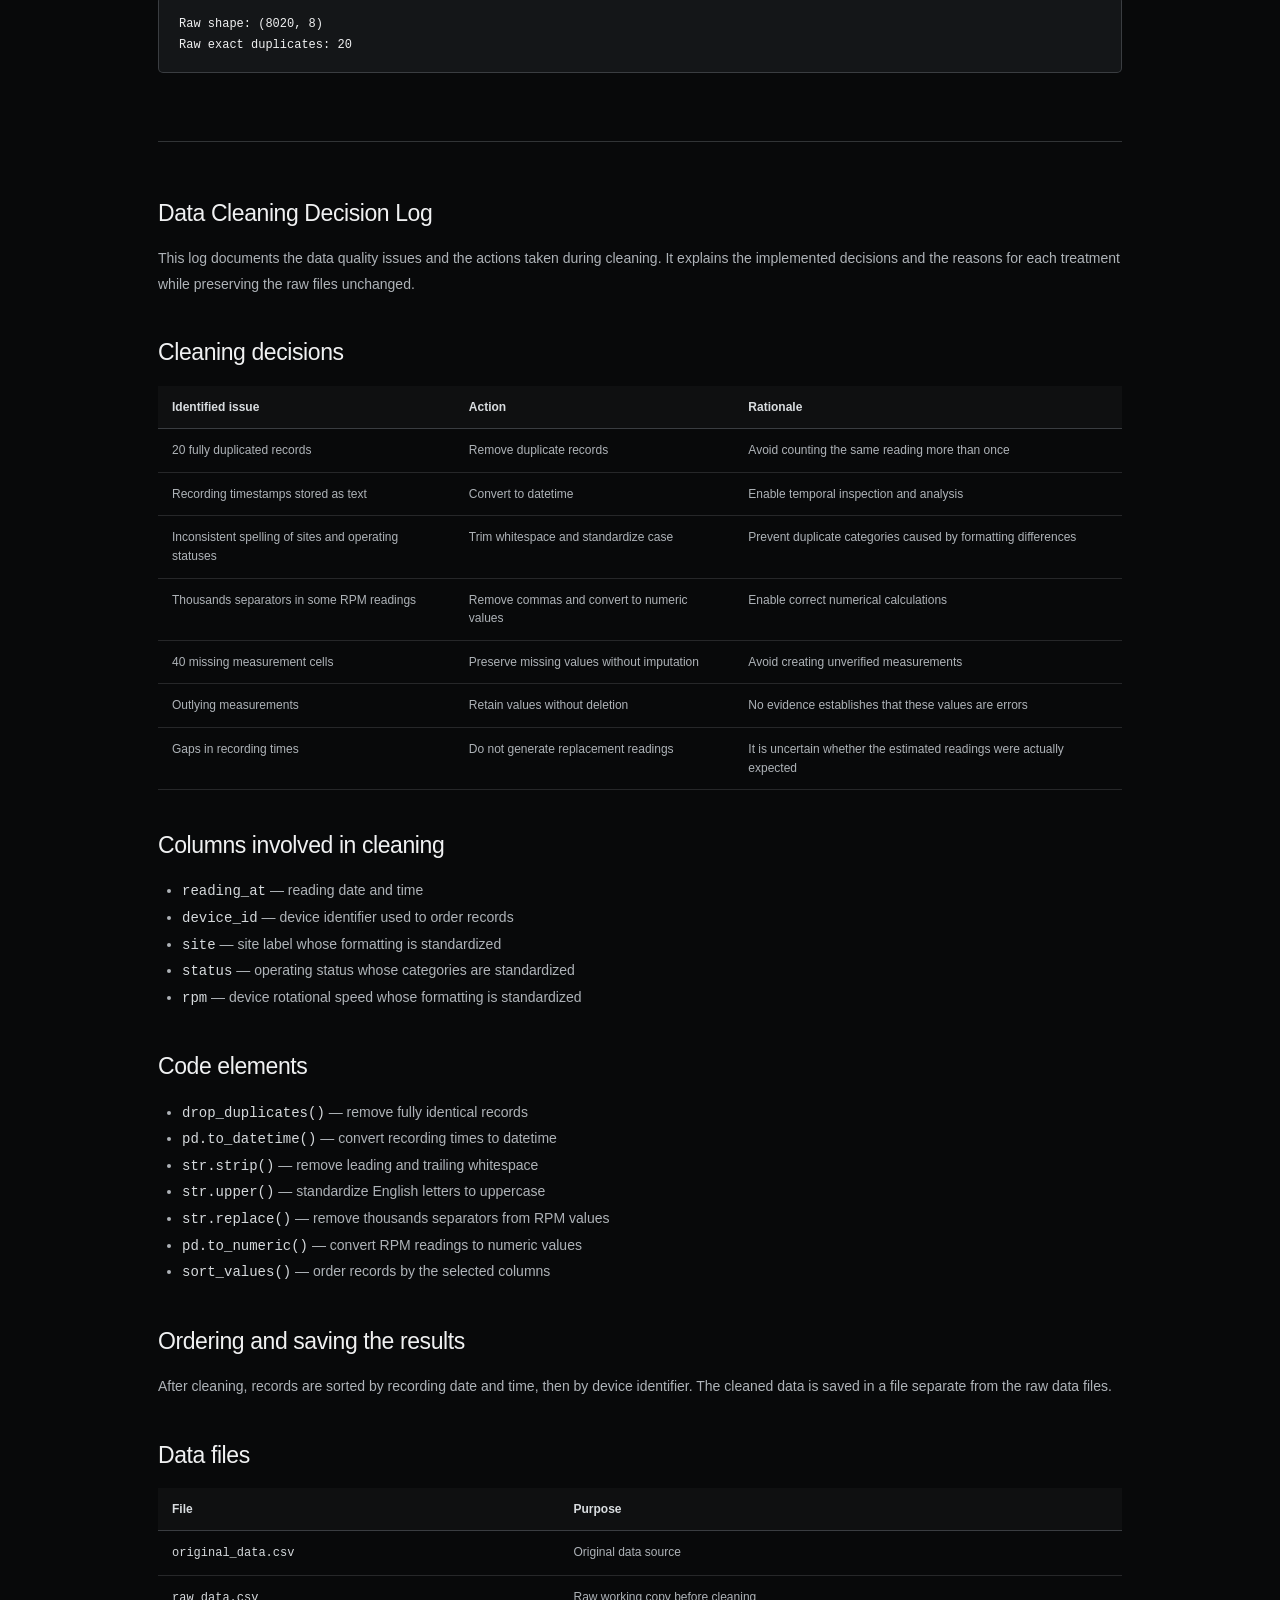
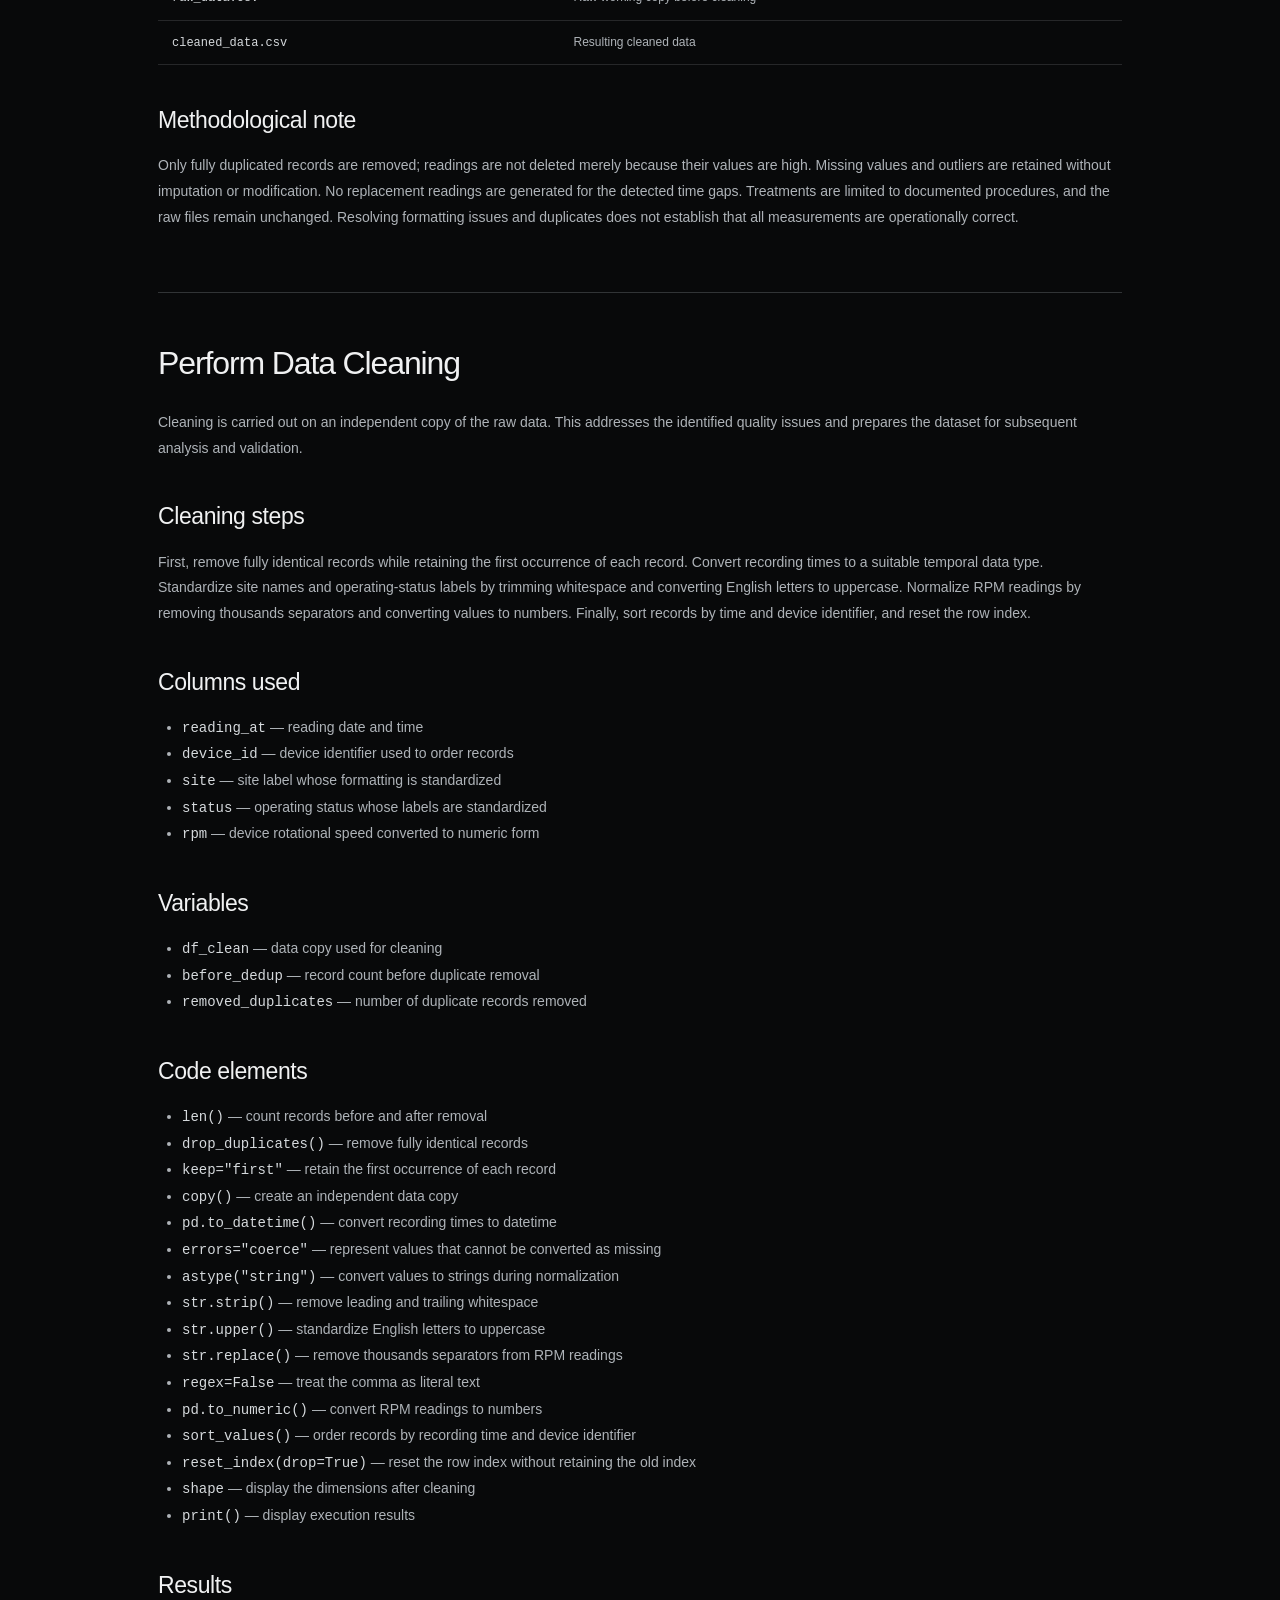
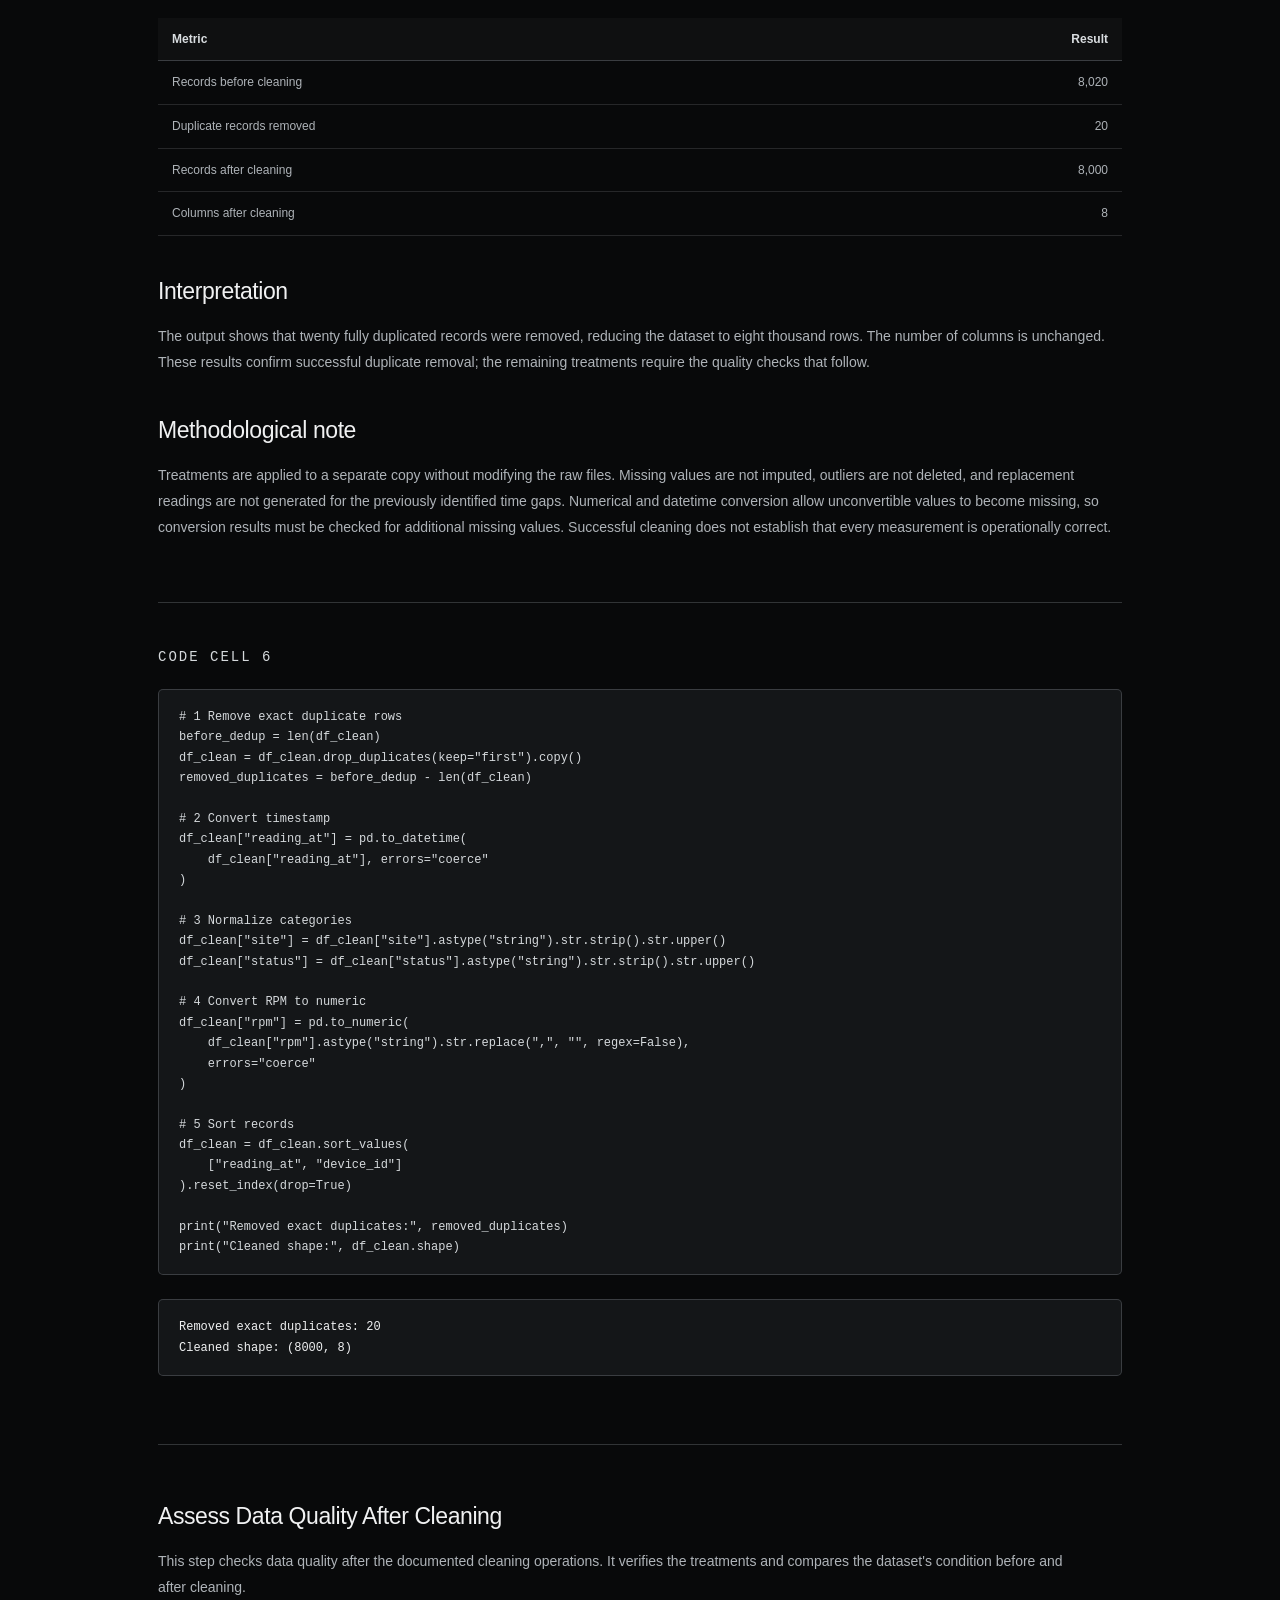
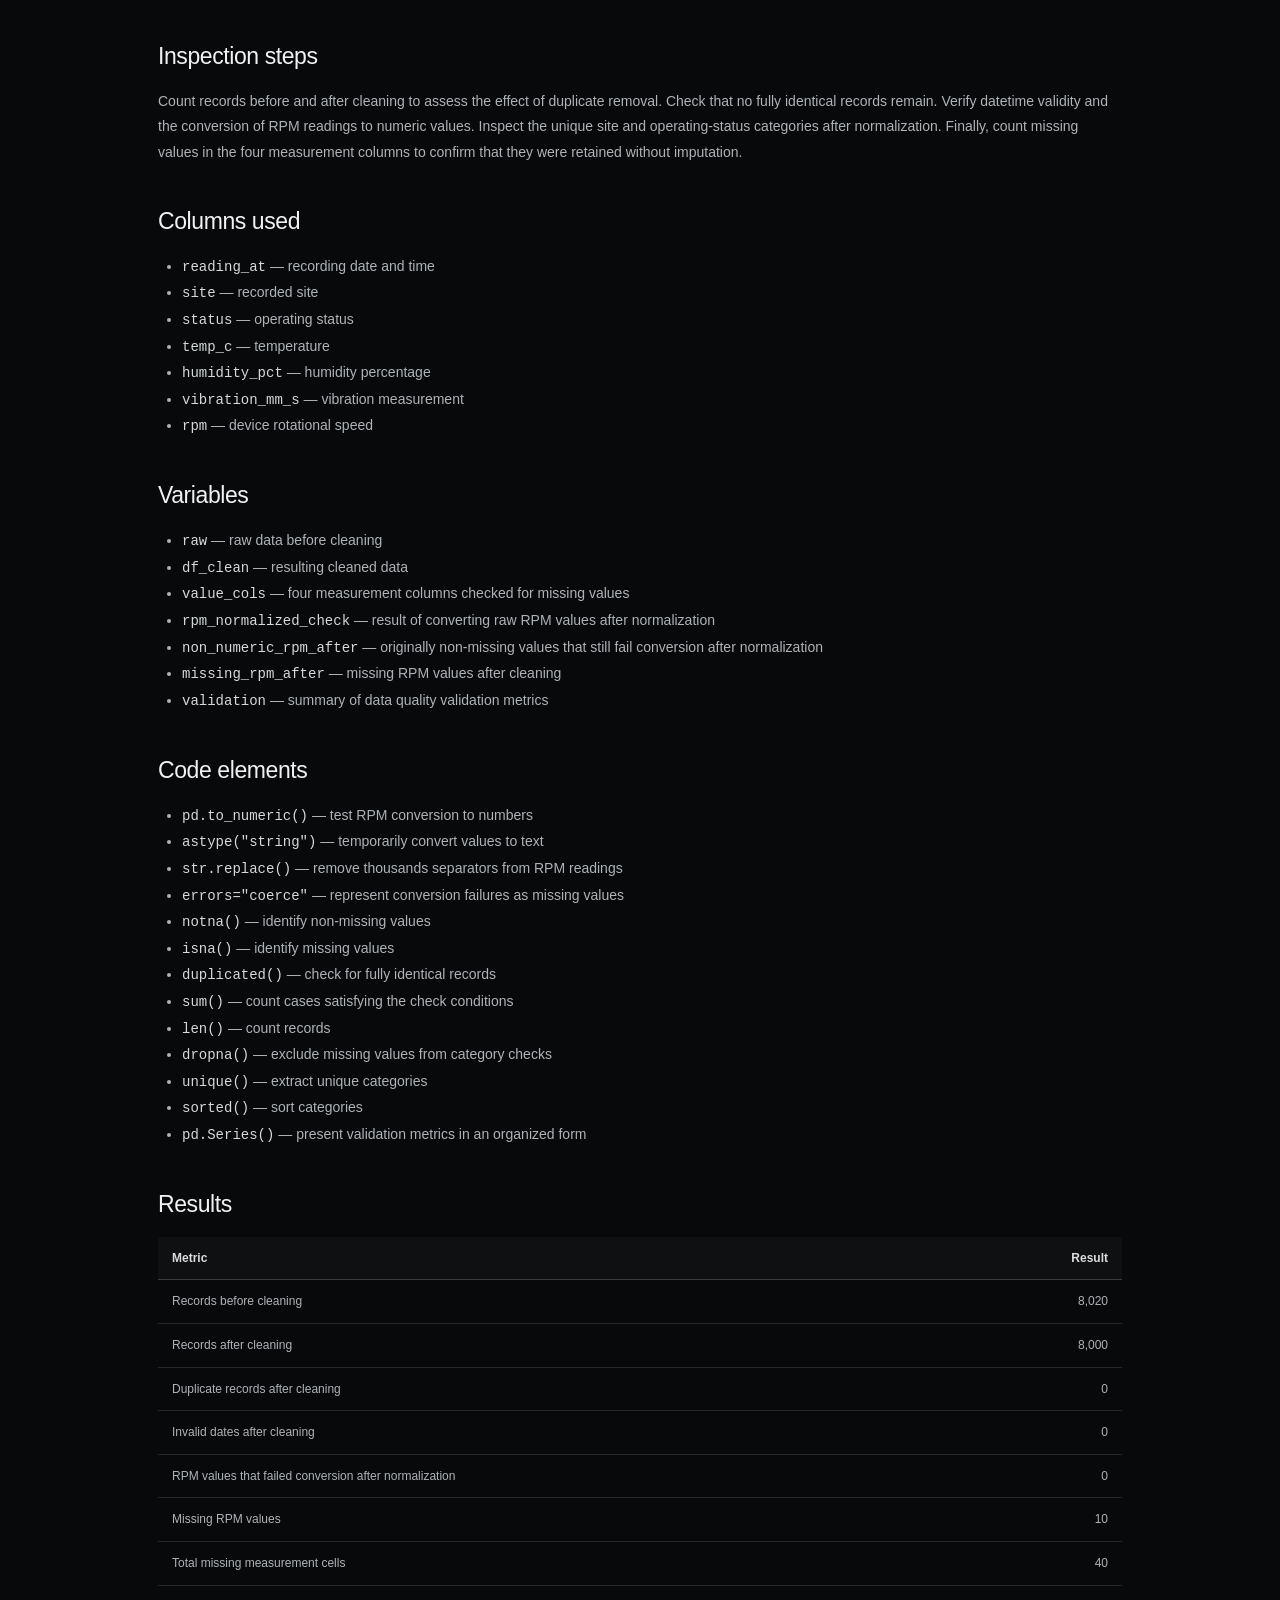
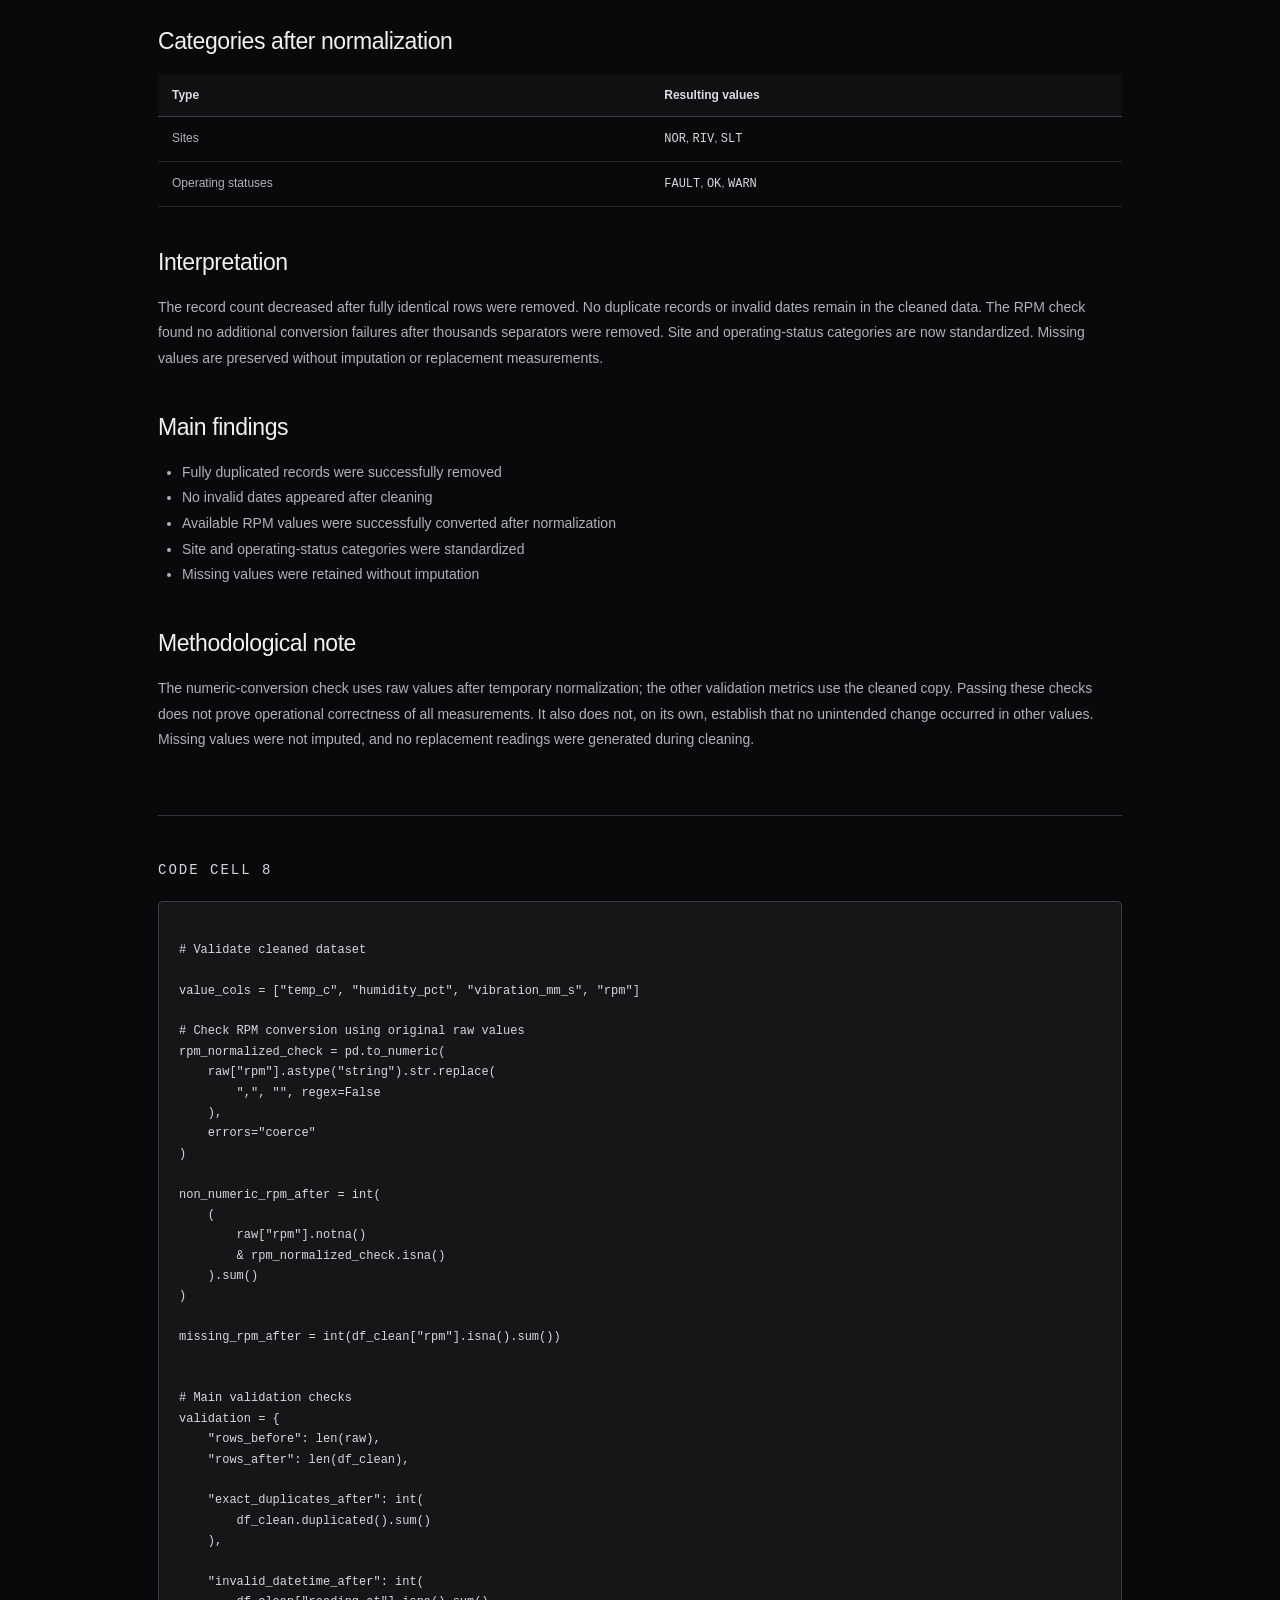
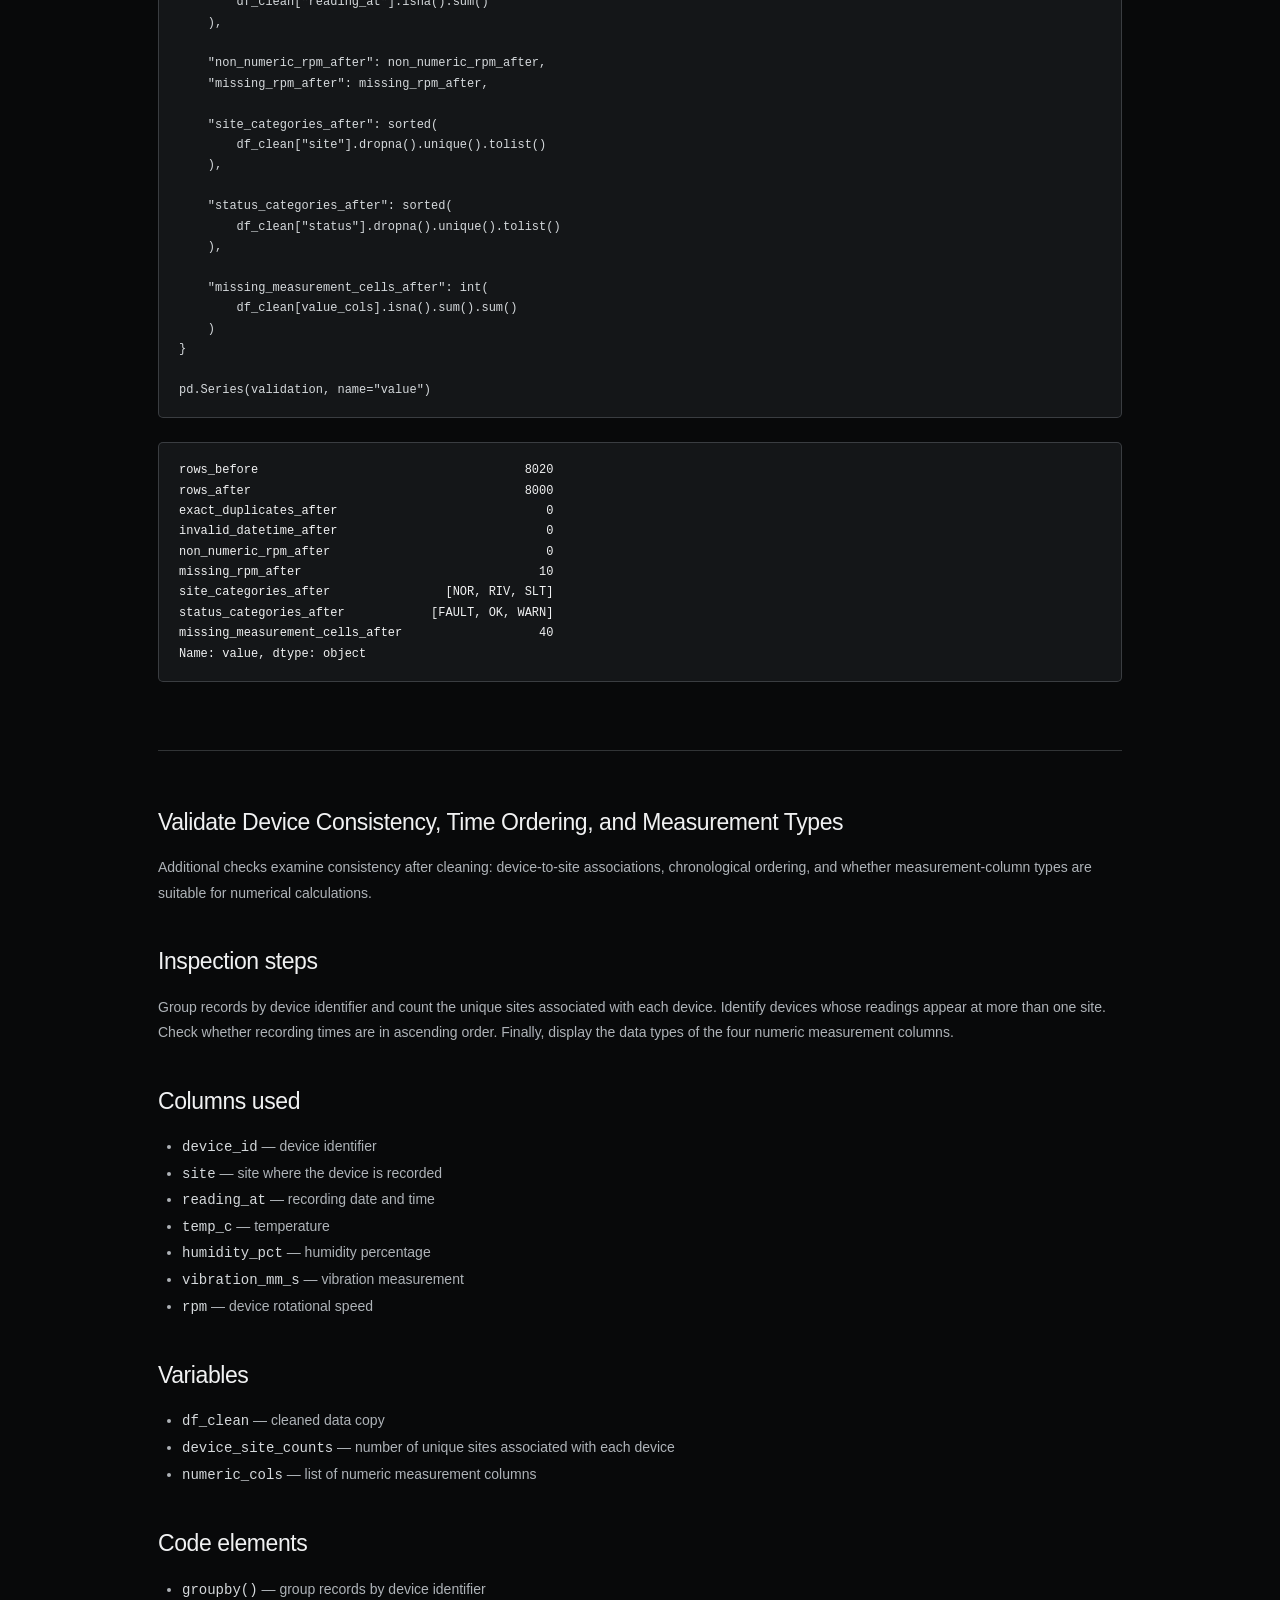
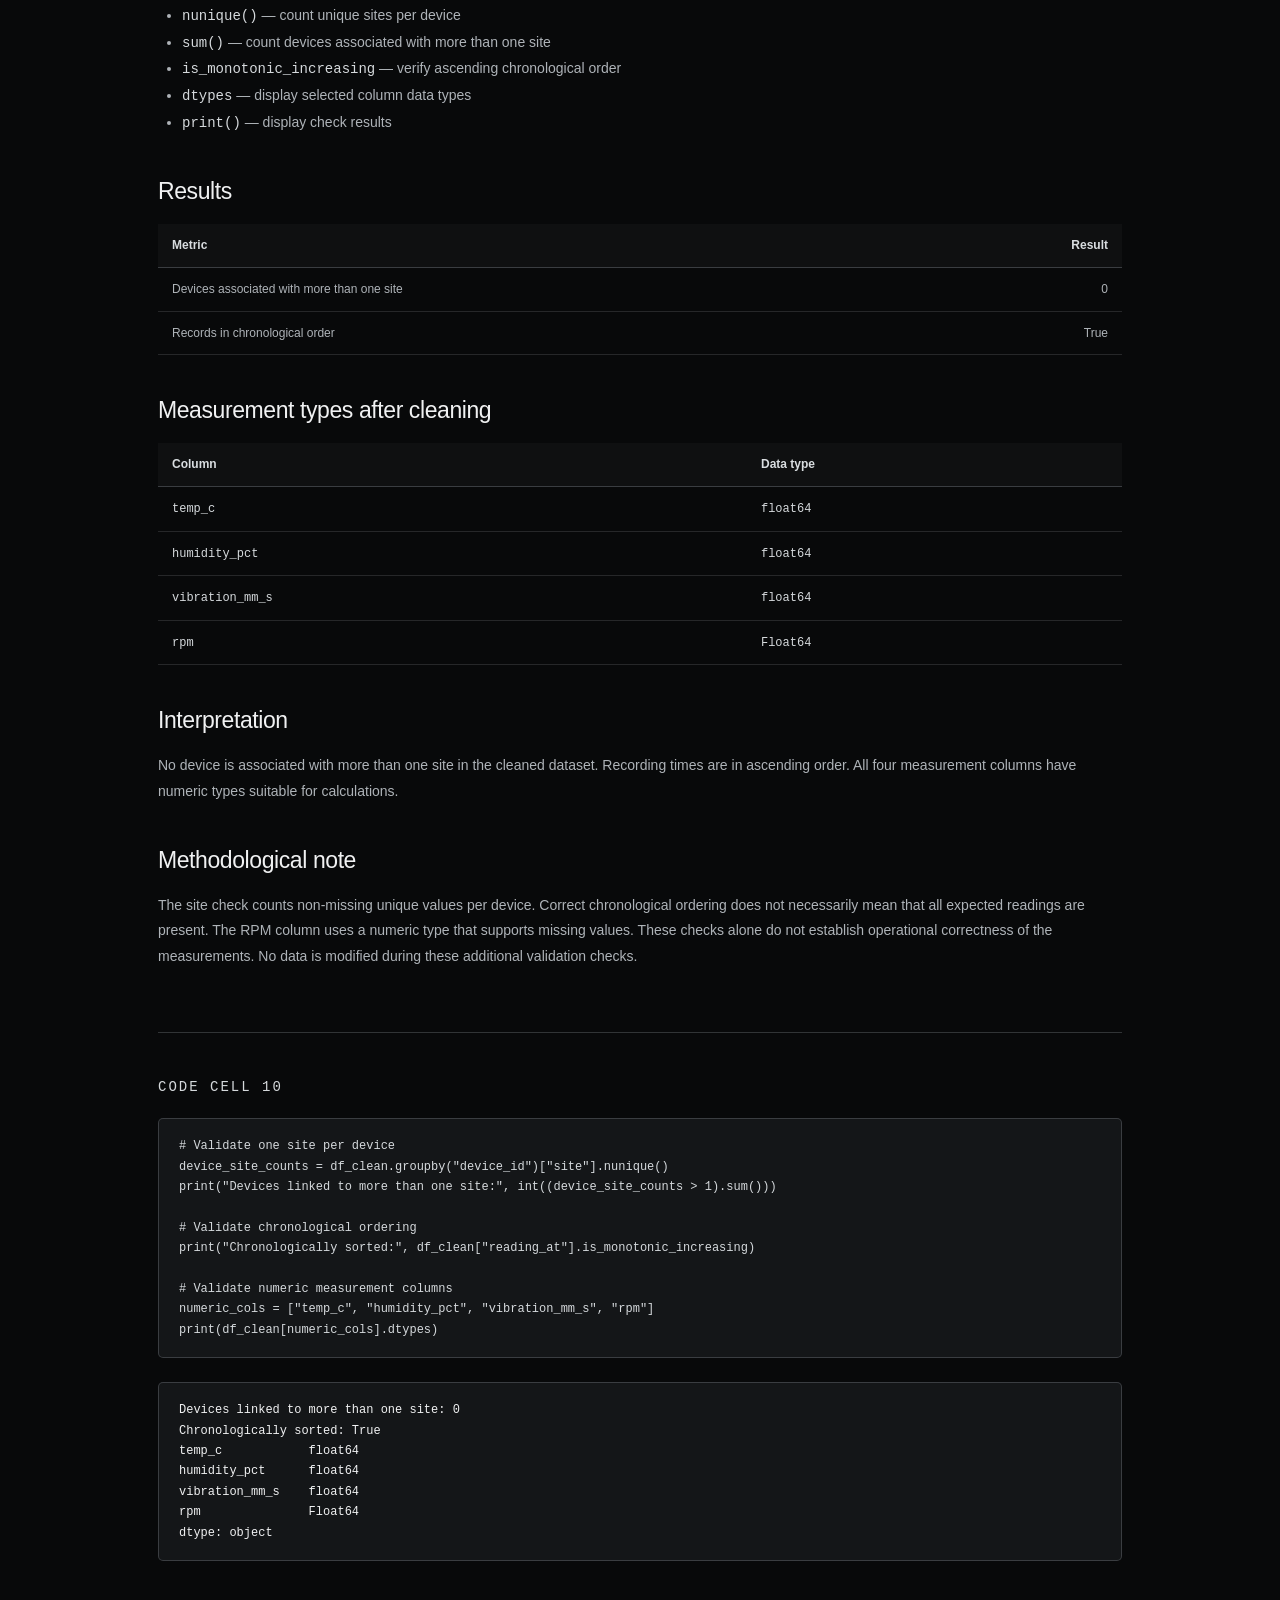
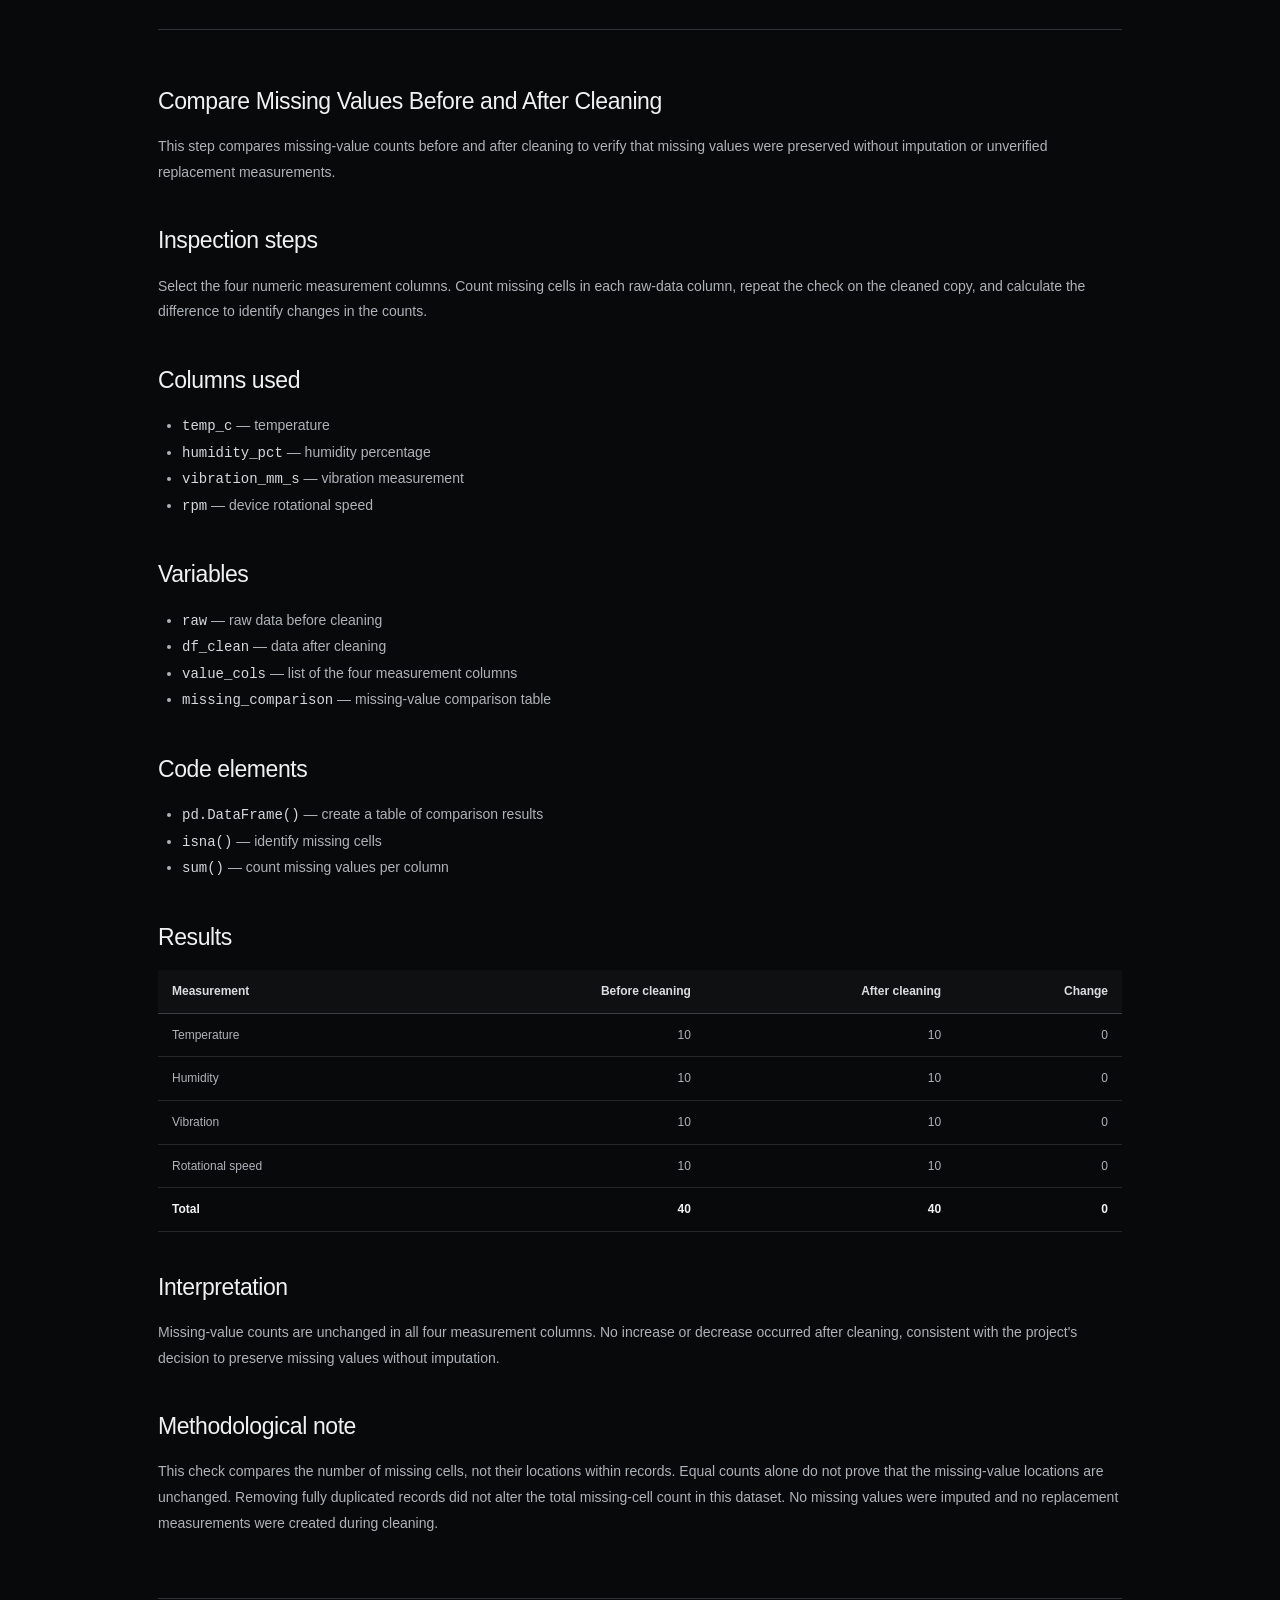
<file: notebooks/02_data_cleaning_validation.html>
<!doctype html><html lang="en"><head><meta charset="utf-8"><meta name="viewport" content="width=device-width,initial-scale=1"><title>Data Cleaning & Validation — Mohammed Muayad</title><meta name="theme-color" content="#08090a"><link rel="stylesheet" href="../style.css?v=20261112-unified-nav20"><link rel="stylesheet" href="notebook.css?v=20261111-final-details1"><link rel="icon" href="../assets/mark.svg"><link rel="stylesheet" href="../experiment/experience.css?v=20261116-factory-entry3"><link rel="stylesheet" href="../experiment/industrial-intelligence.css?v=20261116-finding-type4"><script defer src="notebook.js?v=20261111-review08-transition-fix"></script><script defer src="../app.js?v=20261116-factory-entry3"></script><script defer src="../experiment/experience.js"></script><script defer src="../experiment/disclosure-motion.js?v=20261111-mobile23-note2"></script><link href="../experiment/site-navigation.css?v=20261112-stable-grip6" rel="stylesheet"/><script defer src="../experiment/site-navigation.js?v=20261116-native-wheel1"></script><link href="../experiment/glacier-controls.css?v=20261116-cta-centered3" rel="stylesheet"/></head><body class="notebook-page-body notebook-02"><a class="skip" href="#main">Skip to content</a><div id="progress" aria-hidden="true"></div>
<header class="ds-shell-nav" aria-label="Site navigation" data-open="false" data-hidden="false"><a class="ds-shell-nav__brand" aria-label="Back to home" href="../index.html#home">Welcome</a><button class="ds-shell-nav__toggle" type="button" data-ds-nav-toggle aria-controls="ds-shell-links" aria-expanded="false" aria-label="Open navigation"><span></span><span></span></button><nav class="ds-shell-nav__links" id="ds-shell-links" data-ds-nav-panel aria-label="Main navigation"><a href="../factory.html#files">Project</a><a class="ds-shell-nav__cta" href="../index.html#projects">Portfolio <svg aria-hidden="true" viewBox="0 0 24 24" fill="none" stroke="currentColor" stroke-width="1.7" stroke-linecap="round" stroke-linejoin="round"><path d="M5 12h14M13 6l6 6-6 6"/></svg></a><button type="button" class="ds-shell-nav__grip" data-ds-nav-grip aria-label="Drag upward to dismiss navigation"><span aria-hidden="true"></span></button></nav><div class="ds-shell-nav__backdrop" data-ds-nav-backdrop aria-hidden="true"></div></header><nav class="ds-page-back-row" aria-label="Return navigation"><a class="back-link" href="../index.html#projects" aria-label="Back" data-history-back>Back <span aria-hidden="true" class="back-chevron">›</span></a></nav><main class="notebook-body" id="main"><div class="notebook-hero"><p class="eyebrow">FACTORY SENSOR TELEMETRY <span class="notebook-hero-label">/ ENGLISH NOTEBOOK / 02</span></p><h1>Data Cleaning & Validation</h1><p>Explanations, original code and saved outputs. Download the complete project for the datasets required to run this notebook.</p><div class="actions"><a class="button primary" href="../downloads/02_data_cleaning_validation.ipynb" download>Download Notebook <svg aria-hidden="true" class="link-arrow notebook-download-arrow" fill="none" stroke="currentColor" stroke-width="1.4" viewBox="0 0 24 24"><path d="M5 5 18 18M8 18h10V8"/></svg></a><a class="button outline" href="../downloads/Factory_Sensor_Telemetry_EN.zip" download>Full Project <svg aria-hidden="true" class="link-arrow notebook-download-arrow" fill="none" stroke="currentColor" stroke-width="1.4" viewBox="0 0 24 24"><path d="M5 5 18 18M8 18h10V8"/></svg></a></div></div><details class="data-dictionary notebook-index"><summary>Jump to a section</summary><div class="notebook-toc"><a href="#cell-0">Factory Sensor Data Analysis Project</a><a href="#cell-1">Load the Raw Data and Create a Working Copy</a><a href="#cell-4">Perform Data Cleaning</a><a href="#cell-12">Validate Data Integrity Before Saving</a><a href="#cell-14">Validate Missing-Value Locations Before Saving</a><a href="#cell-16">Validate the Cleaned Data Against the Original Source</a><a href="#cell-18">Save the Cleaned Dataset</a><a href="#cell-24">Stage Two Summary and Treatment Limitations</a></div></details><section class="cell" id="cell-0"><h2>Factory Sensor Data Analysis Project</h2>
<h3>Stage Two — Data Cleaning and Validation</h3>
<p>This stage moves from assessing data quality to carrying out cleaning operations and validating the results.</p>
<p>The notebook addresses the identified quality issues while preserving the original data unchanged.</p>
<h3>Data files used</h3>
<div class="table-scroll"><table>
<thead>
<tr>
<th>File</th>
<th style="text-align: right;">Rows</th>
<th>Purpose</th>
</tr>
</thead>
<tbody>
<tr>
<td><code>original_data.csv</code></td>
<td style="text-align: right;">8,000</td>
<td>Original data source</td>
</tr>
<tr>
<td><code>raw_data.csv</code></td>
<td style="text-align: right;">8,020</td>
<td>Raw working copy used in the project</td>
</tr>
<tr>
<td><code>cleaned_data.csv</code></td>
<td style="text-align: right;">—</td>
<td>Destination for the cleaned data</td>
</tr>
</tbody>
</table></div>
<h3>Workflow</h3>
<p>The raw working copy is the starting point for cleaning and validation. Appropriate treatments are then applied to the issues identified during the quality assessment. The result of each treatment is checked before accepting the resulting data. Finally, the cleaned data is saved in a file separate from the raw files.</p>
<h3>Methodological note</h3>
<p>Cleaning is performed on a separate copy of the data. The original source is not modified, and the raw working copy is not overwritten. Treatments are limited to the safe, documented procedures defined in the project. Unusual values are not deleted and missing data is not imputed without a clear justification.</p></section><section class="cell" id="cell-1"><h2>Load the Raw Data and Create a Working Copy</h2>
<p>The raw working dataset is loaded and an independent copy is created for cleaning. This preserves the raw data unchanged during subsequent processing.</p>
<h3>Inspection steps</h3>
<p>Import the libraries required to read the data and perform analytical operations. Load the raw data file from the project's data directory, then create a separate DataFrame for later cleaning. Finally, inspect the raw dataset dimensions and count fully identical rows.</p>
<h3>Data file used</h3>
<div class="table-scroll"><table>
<thead>
<tr>
<th>File</th>
<th>Purpose</th>
</tr>
</thead>
<tbody>
<tr>
<td><code>raw_data.csv</code></td>
<td>Raw working copy used for cleaning</td>
</tr>
</tbody>
</table></div>
<h3>Libraries used</h3>
<ul>
<li><code>pandas</code> — read and manipulate tabular data</li>
<li><code>numpy</code> — perform numerical operations where needed</li>
<li><code>Path</code> — handle file paths where needed</li>
</ul>
<h3>Variables</h3>
<ul>
<li><code>raw</code> — raw DataFrame after loading the file</li>
<li><code>df_clean</code> — independent copy dedicated to cleaning</li>
</ul>
<h3>Code elements</h3>
<ul>
<li><code>pd.read_csv()</code> — read the raw data file</li>
<li><code>copy()</code> — create an independent DataFrame copy</li>
<li><code>shape</code> — display the row and column counts</li>
<li><code>duplicated()</code> — identify fully identical rows</li>
<li><code>sum()</code> — count duplicate rows</li>
<li><code>print()</code> — display the initial inspection results</li>
</ul>
<h3>Purpose of the check</h3>
<p>This check confirms that the data was loaded and establishes its size before cleaning begins. It also verifies the duplicate count for comparison with the earlier quality assessment.</p>
<h3>Methodological note</h3>
<p>An independent copy is created so that cleaning does not change the raw DataFrame. Copying data and checking duplicates do not delete records or alter values. Importing libraries does not imply that all their functions are used in this step. No treatment is applied during loading and the initial inspection.</p></section><section class="cell" id="cell-2"><p class="eyebrow">CODE CELL 3</p><pre><code>import pandas as pd
import numpy as np
from pathlib import Path

raw = pd.read_csv(&quot;../data/raw_data.csv&quot;)
df_clean = raw.copy()

print(&quot;Raw shape:&quot;, raw.shape)
print(&quot;Raw exact duplicates:&quot;, raw.duplicated().sum())</code></pre><pre class="output">Raw shape: (8020, 8)
Raw exact duplicates: 20
</pre></section><section class="cell" id="cell-3"><h3>Data Cleaning Decision Log</h3>
<p>This log documents the data quality issues and the actions taken during cleaning. It explains the implemented decisions and the reasons for each treatment while preserving the raw files unchanged.</p>
<h3>Cleaning decisions</h3>
<div class="table-scroll"><table>
<thead>
<tr>
<th>Identified issue</th>
<th>Action</th>
<th>Rationale</th>
</tr>
</thead>
<tbody>
<tr>
<td>20 fully duplicated records</td>
<td>Remove duplicate records</td>
<td>Avoid counting the same reading more than once</td>
</tr>
<tr>
<td>Recording timestamps stored as text</td>
<td>Convert to datetime</td>
<td>Enable temporal inspection and analysis</td>
</tr>
<tr>
<td>Inconsistent spelling of sites and operating statuses</td>
<td>Trim whitespace and standardize case</td>
<td>Prevent duplicate categories caused by formatting differences</td>
</tr>
<tr>
<td>Thousands separators in some RPM readings</td>
<td>Remove commas and convert to numeric values</td>
<td>Enable correct numerical calculations</td>
</tr>
<tr>
<td>40 missing measurement cells</td>
<td>Preserve missing values without imputation</td>
<td>Avoid creating unverified measurements</td>
</tr>
<tr>
<td>Outlying measurements</td>
<td>Retain values without deletion</td>
<td>No evidence establishes that these values are errors</td>
</tr>
<tr>
<td>Gaps in recording times</td>
<td>Do not generate replacement readings</td>
<td>It is uncertain whether the estimated readings were actually expected</td>
</tr>
</tbody>
</table></div>
<h3>Columns involved in cleaning</h3>
<ul>
<li><code>reading_at</code> — reading date and time</li>
<li><code>device_id</code> — device identifier used to order records</li>
<li><code>site</code> — site label whose formatting is standardized</li>
<li><code>status</code> — operating status whose categories are standardized</li>
<li><code>rpm</code> — device rotational speed whose formatting is standardized</li>
</ul>
<h3>Code elements</h3>
<ul>
<li><code>drop_duplicates()</code> — remove fully identical records</li>
<li><code>pd.to_datetime()</code> — convert recording times to datetime</li>
<li><code>str.strip()</code> — remove leading and trailing whitespace</li>
<li><code>str.upper()</code> — standardize English letters to uppercase</li>
<li><code>str.replace()</code> — remove thousands separators from RPM values</li>
<li><code>pd.to_numeric()</code> — convert RPM readings to numeric values</li>
<li><code>sort_values()</code> — order records by the selected columns</li>
</ul>
<h3>Ordering and saving the results</h3>
<p>After cleaning, records are sorted by recording date and time, then by device identifier. The cleaned data is saved in a file separate from the raw data files.</p>
<h3>Data files</h3>
<div class="table-scroll"><table>
<thead>
<tr>
<th>File</th>
<th>Purpose</th>
</tr>
</thead>
<tbody>
<tr>
<td><code>original_data.csv</code></td>
<td>Original data source</td>
</tr>
<tr>
<td><code>raw_data.csv</code></td>
<td>Raw working copy before cleaning</td>
</tr>
<tr>
<td><code>cleaned_data.csv</code></td>
<td>Resulting cleaned data</td>
</tr>
</tbody>
</table></div>
<h3>Methodological note</h3>
<p>Only fully duplicated records are removed; readings are not deleted merely because their values are high. Missing values and outliers are retained without imputation or modification. No replacement readings are generated for the detected time gaps. Treatments are limited to documented procedures, and the raw files remain unchanged. Resolving formatting issues and duplicates does not establish that all measurements are operationally correct.</p></section><section class="cell" id="cell-4"><h2>Perform Data Cleaning</h2>
<p>Cleaning is carried out on an independent copy of the raw data. This addresses the identified quality issues and prepares the dataset for subsequent analysis and validation.</p>
<h3>Cleaning steps</h3>
<p>First, remove fully identical records while retaining the first occurrence of each record. Convert recording times to a suitable temporal data type. Standardize site names and operating-status labels by trimming whitespace and converting English letters to uppercase. Normalize RPM readings by removing thousands separators and converting values to numbers. Finally, sort records by time and device identifier, and reset the row index.</p>
<h3>Columns used</h3>
<ul>
<li><code>reading_at</code> — reading date and time</li>
<li><code>device_id</code> — device identifier used to order records</li>
<li><code>site</code> — site label whose formatting is standardized</li>
<li><code>status</code> — operating status whose labels are standardized</li>
<li><code>rpm</code> — device rotational speed converted to numeric form</li>
</ul>
<h3>Variables</h3>
<ul>
<li><code>df_clean</code> — data copy used for cleaning</li>
<li><code>before_dedup</code> — record count before duplicate removal</li>
<li><code>removed_duplicates</code> — number of duplicate records removed</li>
</ul>
<h3>Code elements</h3>
<ul>
<li><code>len()</code> — count records before and after removal</li>
<li><code>drop_duplicates()</code> — remove fully identical records</li>
<li><code>keep="first"</code> — retain the first occurrence of each record</li>
<li><code>copy()</code> — create an independent data copy</li>
<li><code>pd.to_datetime()</code> — convert recording times to datetime</li>
<li><code>errors="coerce"</code> — represent values that cannot be converted as missing</li>
<li><code>astype("string")</code> — convert values to strings during normalization</li>
<li><code>str.strip()</code> — remove leading and trailing whitespace</li>
<li><code>str.upper()</code> — standardize English letters to uppercase</li>
<li><code>str.replace()</code> — remove thousands separators from RPM readings</li>
<li><code>regex=False</code> — treat the comma as literal text</li>
<li><code>pd.to_numeric()</code> — convert RPM readings to numbers</li>
<li><code>sort_values()</code> — order records by recording time and device identifier</li>
<li><code>reset_index(drop=True)</code> — reset the row index without retaining the old index</li>
<li><code>shape</code> — display the dimensions after cleaning</li>
<li><code>print()</code> — display execution results</li>
</ul>
<h3>Results</h3>
<div class="table-scroll"><table>
<thead>
<tr>
<th>Metric</th>
<th style="text-align: right;">Result</th>
</tr>
</thead>
<tbody>
<tr>
<td>Records before cleaning</td>
<td style="text-align: right;">8,020</td>
</tr>
<tr>
<td>Duplicate records removed</td>
<td style="text-align: right;">20</td>
</tr>
<tr>
<td>Records after cleaning</td>
<td style="text-align: right;">8,000</td>
</tr>
<tr>
<td>Columns after cleaning</td>
<td style="text-align: right;">8</td>
</tr>
</tbody>
</table></div>
<h3>Interpretation</h3>
<p>The output shows that twenty fully duplicated records were removed, reducing the dataset to eight thousand rows. The number of columns is unchanged. These results confirm successful duplicate removal; the remaining treatments require the quality checks that follow.</p>
<h3>Methodological note</h3>
<p>Treatments are applied to a separate copy without modifying the raw files. Missing values are not imputed, outliers are not deleted, and replacement readings are not generated for the previously identified time gaps. Numerical and datetime conversion allow unconvertible values to become missing, so conversion results must be checked for additional missing values. Successful cleaning does not establish that every measurement is operationally correct.</p></section><section class="cell" id="cell-5"><p class="eyebrow">CODE CELL 6</p><pre><code># 1 Remove exact duplicate rows
before_dedup = len(df_clean)
df_clean = df_clean.drop_duplicates(keep=&quot;first&quot;).copy()
removed_duplicates = before_dedup - len(df_clean)

# 2 Convert timestamp
df_clean[&quot;reading_at&quot;] = pd.to_datetime(
    df_clean[&quot;reading_at&quot;], errors=&quot;coerce&quot;
)

# 3 Normalize categories
df_clean[&quot;site&quot;] = df_clean[&quot;site&quot;].astype(&quot;string&quot;).str.strip().str.upper()
df_clean[&quot;status&quot;] = df_clean[&quot;status&quot;].astype(&quot;string&quot;).str.strip().str.upper()

# 4 Convert RPM to numeric
df_clean[&quot;rpm&quot;] = pd.to_numeric(
    df_clean[&quot;rpm&quot;].astype(&quot;string&quot;).str.replace(&quot;,&quot;, &quot;&quot;, regex=False),
    errors=&quot;coerce&quot;
)

# 5 Sort records
df_clean = df_clean.sort_values(
    [&quot;reading_at&quot;, &quot;device_id&quot;]
).reset_index(drop=True)

print(&quot;Removed exact duplicates:&quot;, removed_duplicates)
print(&quot;Cleaned shape:&quot;, df_clean.shape)</code></pre><pre class="output">Removed exact duplicates: 20
Cleaned shape: (8000, 8)
</pre></section><section class="cell" id="cell-6"><h3>Assess Data Quality After Cleaning</h3>
<p>This step checks data quality after the documented cleaning operations. It verifies the treatments and compares the dataset's condition before and after cleaning.</p>
<h3>Inspection steps</h3>
<p>Count records before and after cleaning to assess the effect of duplicate removal. Check that no fully identical records remain. Verify datetime validity and the conversion of RPM readings to numeric values. Inspect the unique site and operating-status categories after normalization. Finally, count missing values in the four measurement columns to confirm that they were retained without imputation.</p>
<h3>Columns used</h3>
<ul>
<li><code>reading_at</code> — recording date and time</li>
<li><code>site</code> — recorded site</li>
<li><code>status</code> — operating status</li>
<li><code>temp_c</code> — temperature</li>
<li><code>humidity_pct</code> — humidity percentage</li>
<li><code>vibration_mm_s</code> — vibration measurement</li>
<li><code>rpm</code> — device rotational speed</li>
</ul>
<h3>Variables</h3>
<ul>
<li><code>raw</code> — raw data before cleaning</li>
<li><code>df_clean</code> — resulting cleaned data</li>
<li><code>value_cols</code> — four measurement columns checked for missing values</li>
<li><code>rpm_normalized_check</code> — result of converting raw RPM values after normalization</li>
<li><code>non_numeric_rpm_after</code> — originally non-missing values that still fail conversion after normalization</li>
<li><code>missing_rpm_after</code> — missing RPM values after cleaning</li>
<li><code>validation</code> — summary of data quality validation metrics</li>
</ul>
<h3>Code elements</h3>
<ul>
<li><code>pd.to_numeric()</code> — test RPM conversion to numbers</li>
<li><code>astype("string")</code> — temporarily convert values to text</li>
<li><code>str.replace()</code> — remove thousands separators from RPM readings</li>
<li><code>errors="coerce"</code> — represent conversion failures as missing values</li>
<li><code>notna()</code> — identify non-missing values</li>
<li><code>isna()</code> — identify missing values</li>
<li><code>duplicated()</code> — check for fully identical records</li>
<li><code>sum()</code> — count cases satisfying the check conditions</li>
<li><code>len()</code> — count records</li>
<li><code>dropna()</code> — exclude missing values from category checks</li>
<li><code>unique()</code> — extract unique categories</li>
<li><code>sorted()</code> — sort categories</li>
<li><code>pd.Series()</code> — present validation metrics in an organized form</li>
</ul>
<h3>Results</h3>
<div class="table-scroll"><table>
<thead>
<tr>
<th>Metric</th>
<th style="text-align: right;">Result</th>
</tr>
</thead>
<tbody>
<tr>
<td>Records before cleaning</td>
<td style="text-align: right;">8,020</td>
</tr>
<tr>
<td>Records after cleaning</td>
<td style="text-align: right;">8,000</td>
</tr>
<tr>
<td>Duplicate records after cleaning</td>
<td style="text-align: right;">0</td>
</tr>
<tr>
<td>Invalid dates after cleaning</td>
<td style="text-align: right;">0</td>
</tr>
<tr>
<td>RPM values that failed conversion after normalization</td>
<td style="text-align: right;">0</td>
</tr>
<tr>
<td>Missing RPM values</td>
<td style="text-align: right;">10</td>
</tr>
<tr>
<td>Total missing measurement cells</td>
<td style="text-align: right;">40</td>
</tr>
</tbody>
</table></div>
<h3>Categories after normalization</h3>
<div class="table-scroll"><table>
<thead>
<tr>
<th>Type</th>
<th>Resulting values</th>
</tr>
</thead>
<tbody>
<tr>
<td>Sites</td>
<td><code>NOR</code>, <code>RIV</code>, <code>SLT</code></td>
</tr>
<tr>
<td>Operating statuses</td>
<td><code>FAULT</code>, <code>OK</code>, <code>WARN</code></td>
</tr>
</tbody>
</table></div>
<h3>Interpretation</h3>
<p>The record count decreased after fully identical rows were removed. No duplicate records or invalid dates remain in the cleaned data. The RPM check found no additional conversion failures after thousands separators were removed. Site and operating-status categories are now standardized. Missing values are preserved without imputation or replacement measurements.</p>
<h3>Main findings</h3>
<ul>
<li>Fully duplicated records were successfully removed</li>
<li>No invalid dates appeared after cleaning</li>
<li>Available RPM values were successfully converted after normalization</li>
<li>Site and operating-status categories were standardized</li>
<li>Missing values were retained without imputation</li>
</ul>
<h3>Methodological note</h3>
<p>The numeric-conversion check uses raw values after temporary normalization; the other validation metrics use the cleaned copy. Passing these checks does not prove operational correctness of all measurements. It also does not, on its own, establish that no unintended change occurred in other values. Missing values were not imputed, and no replacement readings were generated during cleaning.</p></section><section class="cell" id="cell-7"><p class="eyebrow">CODE CELL 8</p><pre><code>
# Validate cleaned dataset

value_cols = [&quot;temp_c&quot;, &quot;humidity_pct&quot;, &quot;vibration_mm_s&quot;, &quot;rpm&quot;]

# Check RPM conversion using original raw values
rpm_normalized_check = pd.to_numeric(
    raw[&quot;rpm&quot;].astype(&quot;string&quot;).str.replace(
        &quot;,&quot;, &quot;&quot;, regex=False
    ),
    errors=&quot;coerce&quot;
)

non_numeric_rpm_after = int(
    (
        raw[&quot;rpm&quot;].notna()
        &amp; rpm_normalized_check.isna()
    ).sum()
)

missing_rpm_after = int(df_clean[&quot;rpm&quot;].isna().sum())


# Main validation checks
validation = {
    &quot;rows_before&quot;: len(raw),
    &quot;rows_after&quot;: len(df_clean),

    &quot;exact_duplicates_after&quot;: int(
        df_clean.duplicated().sum()
    ),

    &quot;invalid_datetime_after&quot;: int(
        df_clean[&quot;reading_at&quot;].isna().sum()
    ),

    &quot;non_numeric_rpm_after&quot;: non_numeric_rpm_after,
    &quot;missing_rpm_after&quot;: missing_rpm_after,

    &quot;site_categories_after&quot;: sorted(
        df_clean[&quot;site&quot;].dropna().unique().tolist()
    ),

    &quot;status_categories_after&quot;: sorted(
        df_clean[&quot;status&quot;].dropna().unique().tolist()
    ),

    &quot;missing_measurement_cells_after&quot;: int(
        df_clean[value_cols].isna().sum().sum()
    )
}

pd.Series(validation, name=&quot;value&quot;)
</code></pre><pre class="output">rows_before                                     8020
rows_after                                      8000
exact_duplicates_after                             0
invalid_datetime_after                             0
non_numeric_rpm_after                              0
missing_rpm_after                                 10
site_categories_after                [NOR, RIV, SLT]
status_categories_after            [FAULT, OK, WARN]
missing_measurement_cells_after                   40
Name: value, dtype: object</pre></section><section class="cell" id="cell-8"><h3>Validate Device Consistency, Time Ordering, and Measurement Types</h3>
<p>Additional checks examine consistency after cleaning: device-to-site associations, chronological ordering, and whether measurement-column types are suitable for numerical calculations.</p>
<h3>Inspection steps</h3>
<p>Group records by device identifier and count the unique sites associated with each device. Identify devices whose readings appear at more than one site. Check whether recording times are in ascending order. Finally, display the data types of the four numeric measurement columns.</p>
<h3>Columns used</h3>
<ul>
<li><code>device_id</code> — device identifier</li>
<li><code>site</code> — site where the device is recorded</li>
<li><code>reading_at</code> — recording date and time</li>
<li><code>temp_c</code> — temperature</li>
<li><code>humidity_pct</code> — humidity percentage</li>
<li><code>vibration_mm_s</code> — vibration measurement</li>
<li><code>rpm</code> — device rotational speed</li>
</ul>
<h3>Variables</h3>
<ul>
<li><code>df_clean</code> — cleaned data copy</li>
<li><code>device_site_counts</code> — number of unique sites associated with each device</li>
<li><code>numeric_cols</code> — list of numeric measurement columns</li>
</ul>
<h3>Code elements</h3>
<ul>
<li><code>groupby()</code> — group records by device identifier</li>
<li><code>nunique()</code> — count unique sites per device</li>
<li><code>sum()</code> — count devices associated with more than one site</li>
<li><code>is_monotonic_increasing</code> — verify ascending chronological order</li>
<li><code>dtypes</code> — display selected column data types</li>
<li><code>print()</code> — display check results</li>
</ul>
<h3>Results</h3>
<div class="table-scroll"><table>
<thead>
<tr>
<th>Metric</th>
<th style="text-align: right;">Result</th>
</tr>
</thead>
<tbody>
<tr>
<td>Devices associated with more than one site</td>
<td style="text-align: right;">0</td>
</tr>
<tr>
<td>Records in chronological order</td>
<td style="text-align: right;">True</td>
</tr>
</tbody>
</table></div>
<h3>Measurement types after cleaning</h3>
<div class="table-scroll"><table>
<thead>
<tr>
<th>Column</th>
<th>Data type</th>
</tr>
</thead>
<tbody>
<tr>
<td><code>temp_c</code></td>
<td><code>float64</code></td>
</tr>
<tr>
<td><code>humidity_pct</code></td>
<td><code>float64</code></td>
</tr>
<tr>
<td><code>vibration_mm_s</code></td>
<td><code>float64</code></td>
</tr>
<tr>
<td><code>rpm</code></td>
<td><code>Float64</code></td>
</tr>
</tbody>
</table></div>
<h3>Interpretation</h3>
<p>No device is associated with more than one site in the cleaned dataset. Recording times are in ascending order. All four measurement columns have numeric types suitable for calculations.</p>
<h3>Methodological note</h3>
<p>The site check counts non-missing unique values per device. Correct chronological ordering does not necessarily mean that all expected readings are present. The RPM column uses a numeric type that supports missing values. These checks alone do not establish operational correctness of the measurements. No data is modified during these additional validation checks.</p></section><section class="cell" id="cell-9"><p class="eyebrow">CODE CELL 10</p><pre><code># Validate one site per device
device_site_counts = df_clean.groupby(&quot;device_id&quot;)[&quot;site&quot;].nunique()
print(&quot;Devices linked to more than one site:&quot;, int((device_site_counts &gt; 1).sum()))

# Validate chronological ordering
print(&quot;Chronologically sorted:&quot;, df_clean[&quot;reading_at&quot;].is_monotonic_increasing)

# Validate numeric measurement columns
numeric_cols = [&quot;temp_c&quot;, &quot;humidity_pct&quot;, &quot;vibration_mm_s&quot;, &quot;rpm&quot;]
print(df_clean[numeric_cols].dtypes)</code></pre><pre class="output">Devices linked to more than one site: 0
Chronologically sorted: True
temp_c            float64
humidity_pct      float64
vibration_mm_s    float64
rpm               Float64
dtype: object
</pre></section><section class="cell" id="cell-10"><h3>Compare Missing Values Before and After Cleaning</h3>
<p>This step compares missing-value counts before and after cleaning to verify that missing values were preserved without imputation or unverified replacement measurements.</p>
<h3>Inspection steps</h3>
<p>Select the four numeric measurement columns. Count missing cells in each raw-data column, repeat the check on the cleaned copy, and calculate the difference to identify changes in the counts.</p>
<h3>Columns used</h3>
<ul>
<li><code>temp_c</code> — temperature</li>
<li><code>humidity_pct</code> — humidity percentage</li>
<li><code>vibration_mm_s</code> — vibration measurement</li>
<li><code>rpm</code> — device rotational speed</li>
</ul>
<h3>Variables</h3>
<ul>
<li><code>raw</code> — raw data before cleaning</li>
<li><code>df_clean</code> — data after cleaning</li>
<li><code>value_cols</code> — list of the four measurement columns</li>
<li><code>missing_comparison</code> — missing-value comparison table</li>
</ul>
<h3>Code elements</h3>
<ul>
<li><code>pd.DataFrame()</code> — create a table of comparison results</li>
<li><code>isna()</code> — identify missing cells</li>
<li><code>sum()</code> — count missing values per column</li>
</ul>
<h3>Results</h3>
<div class="table-scroll"><table>
<thead>
<tr>
<th>Measurement</th>
<th style="text-align: right;">Before cleaning</th>
<th style="text-align: right;">After cleaning</th>
<th style="text-align: right;">Change</th>
</tr>
</thead>
<tbody>
<tr>
<td>Temperature</td>
<td style="text-align: right;">10</td>
<td style="text-align: right;">10</td>
<td style="text-align: right;">0</td>
</tr>
<tr>
<td>Humidity</td>
<td style="text-align: right;">10</td>
<td style="text-align: right;">10</td>
<td style="text-align: right;">0</td>
</tr>
<tr>
<td>Vibration</td>
<td style="text-align: right;">10</td>
<td style="text-align: right;">10</td>
<td style="text-align: right;">0</td>
</tr>
<tr>
<td>Rotational speed</td>
<td style="text-align: right;">10</td>
<td style="text-align: right;">10</td>
<td style="text-align: right;">0</td>
</tr>
<tr>
<td><strong>Total</strong></td>
<td style="text-align: right;"><strong>40</strong></td>
<td style="text-align: right;"><strong>40</strong></td>
<td style="text-align: right;"><strong>0</strong></td>
</tr>
</tbody>
</table></div>
<h3>Interpretation</h3>
<p>Missing-value counts are unchanged in all four measurement columns. No increase or decrease occurred after cleaning, consistent with the project's decision to preserve missing values without imputation.</p>
<h3>Methodological note</h3>
<p>This check compares the number of missing cells, not their locations within records. Equal counts alone do not prove that the missing-value locations are unchanged. Removing fully duplicated records did not alter the total missing-cell count in this dataset. No missing values were imputed and no replacement measurements were created during cleaning.</p></section><section class="cell" id="cell-11"><p class="eyebrow">CODE CELL 12</p><pre><code>missing_comparison = pd.DataFrame({
    &quot;raw&quot;: raw[value_cols].isna().sum(),
    &quot;cleaned&quot;: df_clean[value_cols].isna().sum()
})
missing_comparison[&quot;change&quot;] = missing_comparison[&quot;cleaned&quot;] - missing_comparison[&quot;raw&quot;]
missing_comparison</code></pre><div class="output"><div>

<table border="1" class="dataframe">
  <thead>
    <tr style="text-align: right;">
      <th></th>
      <th>raw</th>
      <th>cleaned</th>
      <th>change</th>
    </tr>
  </thead>
  <tbody>
    <tr>
      <th>temp_c</th>
      <td>10</td>
      <td>10</td>
      <td>0</td>
    </tr>
    <tr>
      <th>humidity_pct</th>
      <td>10</td>
      <td>10</td>
      <td>0</td>
    </tr>
    <tr>
      <th>vibration_mm_s</th>
      <td>10</td>
      <td>10</td>
      <td>0</td>
    </tr>
    <tr>
      <th>rpm</th>
      <td>10</td>
      <td>10</td>
      <td>0</td>
    </tr>
  </tbody>
</table>
</div></div></section><section class="cell" id="cell-12"><h2>Validate Data Integrity Before Saving</h2>
<p>A set of validation checks is performed after cleaning and before saving the final dataset. These checks prevent saving if any specified quality condition is not met.</p>
<h3>Inspection steps</h3>
<p>Verify that the cleaned record count matches the expected count after duplicate removal and that no fully identical records remain. Check recording-time validity and ascending chronological order. Confirm that RPM values converted successfully after normalization. Review missing-value counts to ensure they did not change during cleaning. Verify that each device is associated with at most one site in the available data and that all four measurement columns have numeric types. Finally, check category formatting and the expected site and operating-status values.</p>
<h3>Physical-range conditions</h3>
<p>Additional checks verify that selected measurements lie within possible ranges.</p>
<div class="table-scroll"><table>
<thead>
<tr>
<th>Measurement</th>
<th>Validation condition</th>
</tr>
</thead>
<tbody>
<tr>
<td>Humidity</td>
<td>Between 0 and 100</td>
</tr>
<tr>
<td>Vibration</td>
<td>Greater than or equal to 0</td>
</tr>
<tr>
<td>Rotational speed</td>
<td>Greater than or equal to 0</td>
</tr>
</tbody>
</table></div>
<p>Missing values are excluded from the physical-range checks only. Negative temperatures are not prohibited because they can be possible on the Celsius scale.</p>
<h3>Columns used</h3>
<ul>
<li><code>reading_at</code> — recording date and time</li>
<li><code>device_id</code> — device identifier</li>
<li><code>site</code> — device's recorded site</li>
<li><code>status</code> — operating status</li>
<li><code>temp_c</code> — temperature</li>
<li><code>humidity_pct</code> — humidity percentage</li>
<li><code>vibration_mm_s</code> — vibration measurement</li>
<li><code>rpm</code> — device rotational speed</li>
</ul>
<h3>Variables</h3>
<ul>
<li><code>raw</code> — raw data before cleaning</li>
<li><code>df_clean</code> — resulting cleaned data</li>
<li><code>removed_duplicates</code> — number of duplicate records removed</li>
<li><code>non_numeric_rpm_after</code> — values that failed conversion after normalization</li>
<li><code>missing_comparison</code> — missing-value comparison before and after cleaning</li>
<li><code>device_site_counts</code> — unique site count for each device</li>
<li><code>value_cols</code> — list of numeric measurement columns</li>
</ul>
<h3>Code elements</h3>
<ul>
<li><code>assert</code> — stop execution if a check fails</li>
<li><code>len()</code> — count records</li>
<li><code>duplicated()</code> — check for fully identical records</li>
<li><code>any()</code> — test whether a matching case exists</li>
<li><code>notna()</code> — identify non-missing values</li>
<li><code>all()</code> — verify a condition for every checked value</li>
<li><code>is_monotonic_increasing</code> — verify ascending time order</li>
<li><code>eq(0)</code> — check that missing-value counts did not change</li>
<li><code>le(1)</code> — ensure that no device is associated with more than one site</li>
<li><code>pd.api.types.is_numeric_dtype()</code> — check numeric data types</li>
<li><code>dropna()</code> — exclude missing values from the specified check</li>
<li><code>str.strip()</code> — remove excess whitespace</li>
<li><code>str.upper()</code> — standardize English letter case</li>
<li><code>set()</code> — verify the expected category sets</li>
<li><code>between()</code> — test whether values fall within a range</li>
<li><code>ge(0)</code> — check for non-negative values</li>
<li><code>print()</code> — display the validation success message</li>
</ul>
<h3>Validation result</h3>
<p>If all conditions pass, the following message is displayed:</p>
<p><code>Pre-save validation: PASSED</code></p>
<p>If any condition fails, execution stops and an error message explains the failure.</p>
<h3>Methodological note</h3>
<p>Validation prevents saving data that does not satisfy the specified conditions. Conversion and category checks depend on the cleaning results from earlier steps. Equal missing-value counts alone do not prove identical missing-value locations. Physical-range checks exclude missing values without imputing them. These are basic consistency conditions, not a comprehensive engineering validation of measurement accuracy. Passing all conditions does not establish that the devices are free of mechanical faults. No records are removed and no values are changed by the pre-save validation checks.</p></section><section class="cell" id="cell-13"><p class="eyebrow">CODE CELL 14</p><pre><code>
# Pre-Save Data Validation

# 1) Validate row count and duplicates
assert len(df_clean) == len(raw) - removed_duplicates, (
    &quot;Unexpected row count after cleaning&quot;
)

assert not df_clean.duplicated().any(), (
    &quot;Exact duplicate rows still exist&quot;
)

# 2) Validate timestamps and chronological order
assert df_clean[&quot;reading_at&quot;].notna().all(), (
    &quot;Invalid timestamps found&quot;
)

assert df_clean[&quot;reading_at&quot;].is_monotonic_increasing, (
    &quot;Records are not chronologically sorted&quot;
)

# 3) Validate RPM conversion
assert non_numeric_rpm_after == 0, (
    &quot;Some RPM values could not be converted&quot;
)

# 4) Ensure missing values were not changed
assert missing_comparison[&quot;change&quot;].eq(0).all(), (
    &quot;Missing measurement counts have changed&quot;
)

# 5) Ensure each device belongs to one site
assert device_site_counts.le(1).all(), (
    &quot;Some devices belong to multiple sites&quot;
)

# 6) Validate numeric measurement columns
for col in value_cols:
    assert pd.api.types.is_numeric_dtype(df_clean[col]), (
        f&quot;{col} must be numeric&quot;
    )

# 7) Validate category formatting
for col in [&quot;site&quot;, &quot;status&quot;]:
    values = df_clean[col].dropna()

    assert values.eq(
        values.str.strip().str.upper()
    ).all(), f&quot;{col} has inconsistent formatting&quot;

# 8) Validate expected categories
assert set(df_clean[&quot;site&quot;].dropna()) == {
    &quot;NOR&quot;, &quot;RIV&quot;, &quot;SLT&quot;
}, &quot;Unexpected site category&quot;

assert set(df_clean[&quot;status&quot;].dropna()) == {
    &quot;OK&quot;, &quot;WARN&quot;, &quot;FAULT&quot;
}, &quot;Unexpected status category&quot;


# 9) Validate physical measurement ranges

assert df_clean[&quot;humidity_pct&quot;].dropna().between(0, 100).all(), (
    &quot;Humidity values must be between 0 and 100&quot;
)

for col in [&quot;vibration_mm_s&quot;, &quot;rpm&quot;]:
    assert df_clean[col].dropna().ge(0).all(), (
        f&quot;{col} contains negative values&quot;
    )

print(&quot;Pre-save validation: PASSED&quot;)
</code></pre><pre class="output">Pre-save validation: PASSED
</pre></section><section class="cell" id="cell-14"><h2>Validate Missing-Value Locations Before Saving</h2>
<p>An additional check verifies that missing-value locations did not change during cleaning. Missing values should remain in the same records and columns before and after cleaning.</p>
<h3>Inspection steps</h3>
<p>Create an independent raw-data copy after excluding fully identical records. Convert recording times to a type suitable for temporal comparison. Define a record key consisting of reading time and device identifier, and use it to align raw and cleaned records. Identify missing cells in the four measurement columns of both copies. Sort by the key so that results are ordered consistently, then compare missing-value locations.</p>
<h3>Columns used</h3>
<ul>
<li><code>reading_at</code> — reading date and time</li>
<li><code>device_id</code> — device identifier</li>
<li><code>temp_c</code> — temperature</li>
<li><code>humidity_pct</code> — humidity percentage</li>
<li><code>vibration_mm_s</code> — vibration measurement</li>
<li><code>rpm</code> — device rotational speed</li>
</ul>
<h3>Variables</h3>
<ul>
<li><code>raw</code> — raw data before cleaning</li>
<li><code>df_clean</code> — resulting cleaned data</li>
<li><code>raw_unique</code> — raw-data copy after duplicate removal</li>
<li><code>record_key</code> — columns used to match records</li>
<li><code>value_cols</code> — list of the four measurement columns</li>
<li><code>raw_missing_positions</code> — missing-value locations in deduplicated raw data</li>
<li><code>clean_missing_positions</code> — missing-value locations in cleaned data</li>
</ul>
<h3>Code elements</h3>
<ul>
<li><code>drop_duplicates()</code> — exclude fully identical records</li>
<li><code>keep="first"</code> — retain the first occurrence of each record</li>
<li><code>copy()</code> — create an independent data copy</li>
<li><code>pd.to_datetime()</code> — convert recording times to datetime</li>
<li><code>errors="raise"</code> — raise an error if datetime conversion fails</li>
<li><code>set_index()</code> — use recording time and device identifier as a comparison key</li>
<li><code>sort_index()</code> — sort records by that key</li>
<li><code>isna()</code> — identify missing-cell locations</li>
<li><code>pd.testing.assert_frame_equal()</code> — verify equal check results between copies</li>
<li><code>print()</code> — display a success message when the comparison passes</li>
</ul>
<h3>Validation result</h3>
<p>When missing-value locations match between deduplicated raw data and cleaned data, the following message is displayed:</p>
<p><code>Missing-value positions: PASSED</code></p>
<p>A mismatch raises an error indicating that the results differ.</p>
<h3>Why this check matters</h3>
<p>It confirms that cleaning did not move missing cells and provides a more precise check than comparing only the total missing-value counts.</p>
<h3>Methodological note</h3>
<p>The comparison is performed after removing fully identical records from the raw copy. It aligns records using recording time and device identifier, assuming this key identifies records appropriately for comparison. Only missing-value locations are compared, not non-missing numeric values. Passing this check alone therefore does not establish that every measurement value remained unchanged. Missing values are not imputed and the original data is not modified during this check.</p></section><section class="cell" id="cell-15"><p class="eyebrow">CODE CELL 16</p><pre><code>
# Verify missing-value positions before saving

raw_unique = raw.drop_duplicates(keep=&quot;first&quot;).copy()

raw_unique[&quot;reading_at&quot;] = pd.to_datetime(
    raw_unique[&quot;reading_at&quot;],
    errors=&quot;raise&quot;
)

record_key = [&quot;reading_at&quot;, &quot;device_id&quot;]

raw_missing_positions = (
    raw_unique
    .set_index(record_key)[value_cols]
    .sort_index()
    .isna()
)

clean_missing_positions = (
    df_clean
    .set_index(record_key)[value_cols]
    .sort_index()
    .isna()
)

pd.testing.assert_frame_equal(
    raw_missing_positions,
    clean_missing_positions
)

print(&quot;Missing-value positions: PASSED&quot;)
</code></pre><pre class="output">Missing-value positions: PASSED
</pre></section><section class="cell" id="cell-16"><h2>Validate the Cleaned Data Against the Original Source</h2>
<p>A final comparison between the cleaned data and the original project source checks record alignment, category consistency, and preservation of available measurement values before the cleaned data is saved.</p>
<h3>Inspection steps</h3>
<p>Load the original source and parse recording times as datetime. Define a record-matching key using recording time and device identifier, and verify that this key is unique in both the original and cleaned datasets. Merge both copies to check that all records match, without additional or unmatched records. Compare site and operating-status labels after standardizing their formatting in both copies. Temporarily normalize the numerical measurements and compare them, restricting this comparison to readings that are non-missing in the cleaned data. Finally, display the result for each of the four measurement columns.</p>
<h3>Files used</h3>
<div class="table-scroll"><table>
<thead>
<tr>
<th>File</th>
<th>Purpose</th>
</tr>
</thead>
<tbody>
<tr>
<td><code>original_data.csv</code></td>
<td>Original source used for comparison</td>
</tr>
<tr>
<td><code>cleaned_data.csv</code></td>
<td>Name of the cleaned-data file to be saved</td>
</tr>
</tbody>
</table></div>
<h3>Columns used</h3>
<ul>
<li><code>reading_at</code> — recording date and time</li>
<li><code>device_id</code> — device identifier</li>
<li><code>site</code> — recorded site</li>
<li><code>status</code> — operating status</li>
<li><code>temp_c</code> — temperature</li>
<li><code>humidity_pct</code> — humidity percentage</li>
<li><code>vibration_mm_s</code> — vibration measurement</li>
<li><code>rpm</code> — device rotational speed</li>
</ul>
<h3>Variables</h3>
<ul>
<li><code>original</code> — loaded original-source data</li>
<li><code>df_clean</code> — cleaned data copy</li>
<li><code>key</code> — columns used to match records</li>
<li><code>comparison</code> — comparison table joining the original and cleaned data</li>
<li><code>original_values</code> — original-source values extracted for comparison</li>
<li><code>cleaned_values</code> — cleaned-data values extracted for comparison</li>
<li><code>present</code> — mask identifying non-missing cleaned measurements</li>
<li><code>value_cols</code> — four numeric measurement columns</li>
</ul>
<h3>Code elements</h3>
<ul>
<li><code>pd.read_csv()</code> — load the original source</li>
<li><code>parse_dates</code> — convert the recording-time column during loading</li>
<li><code>duplicated()</code> — check record-key uniqueness</li>
<li><code>merge()</code> — match original-source records to cleaned records</li>
<li><code>how="outer"</code> — include records from both copies in the comparison</li>
<li><code>indicator=True</code> — identify each merged record's source</li>
<li><code>validate="one_to_one"</code> — ensure matching keys are not duplicated during merging</li>
<li><code>astype("string")</code> — convert values to strings for comparison</li>
<li><code>str.strip()</code> — trim category whitespace</li>
<li><code>str.upper()</code> — standardize English letter case</li>
<li><code>str.replace()</code> — remove thousands separators from measurements</li>
<li><code>pd.to_numeric()</code> — convert measurements to numeric values</li>
<li><code>notna()</code> — identify non-missing readings</li>
<li><code>equals()</code> — compare normalized category values</li>
<li><code>np.allclose()</code> — compare available numeric values while allowing small numerical differences</li>
<li><code>assert</code> — stop execution when a validation condition fails</li>
<li><code>print()</code> — display comparison results</li>
</ul>
<h3>Results</h3>
<p>Record matching and site/status category comparisons passed. Available numeric values also matched the corresponding original-source values.</p>
<div class="table-scroll"><table>
<thead>
<tr>
<th>Measurement column</th>
<th>Available-value comparison</th>
<th style="text-align: right;">Missing values after cleaning</th>
</tr>
</thead>
<tbody>
<tr>
<td><code>temp_c</code></td>
<td>Match within comparison tolerance</td>
<td style="text-align: right;">10</td>
</tr>
<tr>
<td><code>humidity_pct</code></td>
<td>Match within comparison tolerance</td>
<td style="text-align: right;">10</td>
</tr>
<tr>
<td><code>vibration_mm_s</code></td>
<td>Match within comparison tolerance</td>
<td style="text-align: right;">10</td>
</tr>
<tr>
<td><code>rpm</code></td>
<td>Match within comparison tolerance</td>
<td style="text-align: right;">10</td>
</tr>
<tr>
<td><strong>Total</strong></td>
<td></td>
<td style="text-align: right;"><strong>40</strong></td>
</tr>
</tbody>
</table></div>
<h3>Final validation result</h3>
<p>All implemented comparison conditions passed, producing:</p>
<p><code>Original vs cleaned: PASSED</code></p>
<h3>Interpretation</h3>
<p>Record keys match between the original and cleaned datasets. Site and operating-status values match after formatting normalization. No differences beyond the specified numerical tolerance were found among measurements available in the cleaned data. Missing values remain excluded from the numeric-value comparison with the original source.</p>
<h3>Methodological note</h3>
<p>The original source is used only for validation and comparison, not to fill missing values in the working copy. Numeric comparisons use non-missing cleaned measurements, so passing the check does not establish that all cells match across the two copies. Small numerical differences are permitted by the comparison settings. The stability of missing-value locations between deduplicated raw data and cleaned data was checked earlier. These checks alone do not establish operational correctness of the measurements. No missing values are imputed and the original source is not modified during this comparison.</p></section><section class="cell" id="cell-17"><p class="eyebrow">CODE CELL 18</p><pre><code>
# Compare cleaned data with the original source
original = pd.read_csv(
    &quot;../data/original_data.csv&quot;,
    parse_dates=[&quot;reading_at&quot;]
)

key = [&quot;reading_at&quot;, &quot;device_id&quot;]

# Check unique record identifiers
assert not original.duplicated(key).any()
assert not df_clean.duplicated(key).any()

# Match records by device and timestamp
comparison = original.merge(
    df_clean,
    on=key,
    suffixes=(&quot;_original&quot;, &quot;_cleaned&quot;),
    how=&quot;outer&quot;,
    indicator=True,
    validate=&quot;one_to_one&quot;
)

assert comparison[&quot;_merge&quot;].eq(&quot;both&quot;).all()

# Compare categorical columns
for col in [&quot;site&quot;, &quot;status&quot;]:
    original_values = (
        comparison[f&quot;{col}_original&quot;]
        .astype(&quot;string&quot;).str.strip().str.upper()
    )

    cleaned_values = (
        comparison[f&quot;{col}_cleaned&quot;]
        .astype(&quot;string&quot;).str.strip().str.upper()
    )

    assert original_values.equals(cleaned_values)

# Compare existing measurement values
for col in value_cols:
    original_values = pd.to_numeric(
        comparison[f&quot;{col}_original&quot;]
        .astype(&quot;string&quot;)
        .str.replace(&quot;,&quot;, &quot;&quot;, regex=False),
        errors=&quot;coerce&quot;
    )

    cleaned_values = pd.to_numeric(
        comparison[f&quot;{col}_cleaned&quot;]
        .astype(&quot;string&quot;)
        .str.replace(&quot;,&quot;, &quot;&quot;, regex=False),
        errors=&quot;coerce&quot;
    )

    present = cleaned_values.notna()

    assert original_values.notna().all()

    assert np.allclose(
        original_values[present].to_numpy(dtype=float),
        cleaned_values[present].to_numpy(dtype=float),
        rtol=1e-12,
        atol=1e-12
    )

    print(
        f&quot;{col}: values match; missing = {int((~present).sum())}&quot;
    )

print(&quot;Original vs cleaned: PASSED&quot;)
</code></pre><pre class="output">temp_c: values match; missing = 10
humidity_pct: values match; missing = 10
vibration_mm_s: values match; missing = 10
rpm: values match; missing = 10
Original vs cleaned: PASSED
</pre></section><section class="cell" id="cell-18"><h2>Save the Cleaned Dataset</h2>
<p>After the preceding validation checks pass, the cleaned data is saved to a separate file. This preserves the original source and raw working copy unchanged.</p>
<h3>Saving steps</h3>
<p>Define the destination path in the project's data directory. Export the cleaned copy as a comma-separated values file without adding the row index as a data column. Finally, display the saved path and the resulting dataset dimensions.</p>
<h3>Data files</h3>
<div class="table-scroll"><table>
<thead>
<tr>
<th>File</th>
<th style="text-align: right;">Rows</th>
<th>Purpose</th>
</tr>
</thead>
<tbody>
<tr>
<td><code>original_data.csv</code></td>
<td style="text-align: right;">8,000</td>
<td>Original source</td>
</tr>
<tr>
<td><code>raw_data.csv</code></td>
<td style="text-align: right;">8,020</td>
<td>Raw working copy</td>
</tr>
<tr>
<td><code>cleaned_data.csv</code></td>
<td style="text-align: right;">8,000</td>
<td>Cleaned data</td>
</tr>
</tbody>
</table></div>
<h3>Variables</h3>
<ul>
<li><code>df_clean</code> — data after cleaning and validation</li>
<li><code>output_path</code> — destination path for the cleaned-data file</li>
</ul>
<h3>Code elements</h3>
<ul>
<li><code>Path()</code> — define the save path</li>
<li><code>to_csv()</code> — export the data to a file</li>
<li><code>index=False</code> — omit the row index from the file</li>
<li><code>shape</code> — display the cleaned dimensions</li>
<li><code>print()</code> — display the saved path and results</li>
</ul>
<h3>Results</h3>
<div class="table-scroll"><table>
<thead>
<tr>
<th>Metric</th>
<th style="text-align: right;">Result</th>
</tr>
</thead>
<tbody>
<tr>
<td>Records saved</td>
<td style="text-align: right;">8,000</td>
</tr>
<tr>
<td>Columns saved</td>
<td style="text-align: right;">8</td>
</tr>
<tr>
<td>Duplicate records removed earlier</td>
<td style="text-align: right;">20</td>
</tr>
</tbody>
</table></div>
<h3>Interpretation</h3>
<p>The output confirms successful export to the specified file. The number of columns remains unchanged after duplicate removal. The cleaned data is now stored separately from the original and raw copies.</p>
<h3>Methodological note</h3>
<p>The data is saved after validation, without imputing missing values or removing outliers. Neither the original source nor the raw working copy is modified during saving. This step confirms that export occurred; the saved file's contents are checked in the next step after reloading.</p></section><section class="cell" id="cell-19"><p class="eyebrow">CODE CELL 20</p><pre><code>output_path = Path(&quot;../data/cleaned_data.csv&quot;)
df_clean.to_csv(output_path, index=False)
print(&quot;Saved:&quot;, output_path)
print(&quot;Final shape:&quot;, df_clean.shape)</code></pre><pre class="output">Saved: ..\data\cleaned_data.csv
Final shape: (8000, 8)
</pre></section><section class="cell" id="cell-20"><h3>Additional Data-Type Validation</h3>
<p>After the cleaned file is reloaded, an additional check validates its column types. It verifies that datetime, numeric, and categorical columns have the required types in the loaded data.</p>
<h3>Columns checked</h3>
<div class="table-scroll"><table>
<thead>
<tr>
<th>Column</th>
<th>Required type</th>
</tr>
</thead>
<tbody>
<tr>
<td><code>reading_at</code></td>
<td><code>Datetime</code></td>
</tr>
<tr>
<td><code>temp_c</code></td>
<td><code>Numeric</code></td>
</tr>
<tr>
<td><code>humidity_pct</code></td>
<td><code>Numeric</code></td>
</tr>
<tr>
<td><code>vibration_mm_s</code></td>
<td><code>Numeric</code></td>
</tr>
<tr>
<td><code>rpm</code></td>
<td><code>Numeric</code></td>
</tr>
<tr>
<td><code>site</code></td>
<td><code>String</code></td>
</tr>
<tr>
<td><code>status</code></td>
<td><code>String</code></td>
</tr>
</tbody>
</table></div>
<h3>Code elements</h3>
<div class="table-scroll"><table>
<thead>
<tr>
<th>Element</th>
<th>Purpose</th>
</tr>
</thead>
<tbody>
<tr>
<td><code>is_datetime64_any_dtype()</code></td>
<td>Validate the datetime type</td>
</tr>
<tr>
<td><code>is_numeric_dtype()</code></td>
<td>Validate numeric types</td>
</tr>
<tr>
<td><code>is_string_dtype()</code></td>
<td>Validate string types</td>
</tr>
<tr>
<td><code>assert</code></td>
<td>Stop execution if a condition fails</td>
</tr>
<tr>
<td><code>isna().sum().sum()</code></td>
<td>Count all missing values</td>
</tr>
</tbody>
</table></div>
<h3>Additional validation results</h3>
<div class="table-scroll"><table>
<thead>
<tr>
<th>Check</th>
<th>Required result</th>
</tr>
</thead>
<tbody>
<tr>
<td>Datetime type validation</td>
<td><code>PASSED</code></td>
</tr>
<tr>
<td>Numeric column validation</td>
<td><code>PASSED</code></td>
</tr>
<tr>
<td>String column validation</td>
<td><code>PASSED</code></td>
</tr>
<tr>
<td>Missing-value count validation</td>
<td><code>PASSED</code></td>
</tr>
</tbody>
</table></div>
<h3>Methodological note</h3>
<p>These checks reflect the types after reloading with the specified read settings. Dates are converted and certain column types are assigned while reading the saved file. Passing therefore verifies the types of the reloaded data under those settings. The <code>CSV</code> format is textual and does not independently preserve programming-language data types; column types are determined on reload. Passing type checks does not establish operational correctness of all measurements. Original data and values are not modified during this check.</p></section><section class="cell" id="cell-21"><p class="eyebrow">CODE CELL 22</p><pre><code>
# Verify Saved Cleaned Dataset
saved_path = Path(&quot;../data/cleaned_data.csv&quot;)

print(&quot;File exists:&quot;, saved_path.exists())

saved_df = pd.read_csv(
    
    saved_path,
    parse_dates=[&quot;reading_at&quot;],
    dtype={
        &quot;site&quot;: &quot;string&quot;,
        &quot;status&quot;: &quot;string&quot;,
        &quot;rpm&quot;: &quot;Float64&quot;
    }
)

print(&quot;Saved dataset shape:&quot;, saved_df.shape)
print(&quot;Original cleaned shape:&quot;, df_clean.shape)

print(&quot;Shape matches:&quot;, saved_df.shape == df_clean.shape)

print(
    &quot;Columns match:&quot;,
    saved_df.columns.tolist() == df_clean.columns.tolist()
)

print(
    &quot;Missing measurement cells:&quot;,
    saved_df[value_cols].isna().sum().sum()
)

# Verify actual data values
pd.testing.assert_frame_equal(

    saved_df,
    df_clean,
    check_dtype=False,
    check_exact=False,
    rtol=1e-12,
    atol=1e-12
)

print(&quot;Data integrity check: PASSED&quot;)

# Verify data types after loading the saved CSV
assert pd.api.types.is_datetime64_any_dtype(
    saved_df[&quot;reading_at&quot;]
)

for col in value_cols:
    assert pd.api.types.is_numeric_dtype(
        saved_df[col]
    ), f&quot;Invalid numeric type: {col}&quot;

for col in [&quot;site&quot;, &quot;status&quot;]:
    assert pd.api.types.is_string_dtype(
        saved_df[col]
    ), f&quot;Invalid category type: {col}&quot;

assert (
    saved_df[value_cols].isna().sum().sum()
    == df_clean[value_cols].isna().sum().sum()
)

print(&quot;Datetime validation: PASSED&quot;)
print(&quot;Numeric columns validation: PASSED&quot;)
print(&quot;Category columns validation: PASSED&quot;)
print(&quot;Missing values validation: PASSED&quot;)

</code></pre><pre class="output">File exists: True
Saved dataset shape: (8000, 8)
Original cleaned shape: (8000, 8)
Shape matches: True
Columns match: True
Missing measurement cells: 40
Data integrity check: PASSED
Datetime validation: PASSED
Numeric columns validation: PASSED
Category columns validation: PASSED
Missing values validation: PASSED
</pre></section><section class="cell" id="cell-22"><h3>Cross-Check Data Equivalence</h3>
<p>An additional comparison checks data reconstructed from the raw copy against the saved cleaned dataset. It verifies that removing duplicates and normalizing formats did not cause unexplained differences in records or measurements.</p>
<h3>Inspection steps</h3>
<p>Create a temporary raw-data copy without fully duplicated records. Convert the date column to datetime and standardize site and operating-status labels. Convert RPM to numeric values after removing commas from affected values. Verify that the reading-time/device-identifier key is unique in each copy. Sort both copies by the same key and reset their indexes for a consistent comparison. Finally, compare every column and value while allowing very small numerical differences and ignoring data-type differences.</p>
<h3>Variables</h3>
<div class="table-scroll"><table>
<thead>
<tr>
<th>Variable</th>
<th>Description</th>
</tr>
</thead>
<tbody>
<tr>
<td><code>raw</code></td>
<td>Raw data used in the cleaning notebook</td>
</tr>
<tr>
<td><code>analysis_comparison</code></td>
<td>Temporary copy reconstructed from raw data for comparison</td>
</tr>
<tr>
<td><code>saved_df</code></td>
<td>Cleaned data reloaded from the saved file</td>
</tr>
<tr>
<td><code>keys</code></td>
<td>Columns used to identify and sort records</td>
</tr>
<tr>
<td><code>left</code></td>
<td>Reconstructed data after sorting</td>
</tr>
<tr>
<td><code>right</code></td>
<td>Saved cleaned data after sorting</td>
</tr>
</tbody>
</table></div>
<h3>Code elements</h3>
<div class="table-scroll"><table>
<thead>
<tr>
<th>Element</th>
<th>Purpose</th>
</tr>
</thead>
<tbody>
<tr>
<td><code>drop_duplicates()</code></td>
<td>Exclude fully duplicated records</td>
</tr>
<tr>
<td><code>pd.to_datetime()</code></td>
<td>Convert date values to datetime</td>
</tr>
<tr>
<td><code>str.strip()</code></td>
<td>Remove excess whitespace</td>
</tr>
<tr>
<td><code>str.upper()</code></td>
<td>Standardize English letter case</td>
</tr>
<tr>
<td><code>pd.to_numeric()</code></td>
<td>Convert RPM values to numeric form</td>
</tr>
<tr>
<td><code>duplicated()</code></td>
<td>Check for duplicate keys</td>
</tr>
<tr>
<td><code>sort_values()</code></td>
<td>Sort records before comparison</td>
</tr>
<tr>
<td><code>reset_index()</code></td>
<td>Reset the row index</td>
</tr>
<tr>
<td><code>assert</code></td>
<td>Stop execution if a condition is not met</td>
</tr>
<tr>
<td><code>assert_frame_equal()</code></td>
<td>Compare the structure and values of both copies</td>
</tr>
</tbody>
</table></div>
<h3>Results</h3>
<div class="table-scroll"><table>
<thead>
<tr>
<th>Metric</th>
<th>Result</th>
</tr>
</thead>
<tbody>
<tr>
<td>Records compared</td>
<td>8,000</td>
</tr>
<tr>
<td>Column names and order match</td>
<td><code>True</code></td>
</tr>
<tr>
<td>Data equivalence under comparison conditions</td>
<td><code>PASSED</code></td>
</tr>
</tbody>
</table></div>
<h3>Interpretation</h3>
<p>The reconstructed raw-data copy and the saved cleaned dataset passed the comparison. They contain equivalent records and values after the specified transformations and sorting. No differences beyond the numerical comparison tolerances were found.</p>
<h3>Methodological note</h3>
<p>The comparison uses a temporary copy reconstructed from raw data with the stated transformations. It is not a direct comparison to the exploratory-analysis variable in the first notebook. The test permits data-type differences and very small numerical differences; passing therefore does not mean byte-for-byte identity of the files or identical storage and column types. Nor does it establish that all earlier analyses used the cleaned data directly. Neither the raw data nor the saved cleaned copy is modified during this comparison.</p></section><section class="cell" id="cell-23"><p class="eyebrow">CODE CELL 24</p><pre><code>
# Cross-check analytical data against saved cleaned data
analysis_comparison = raw.drop_duplicates(keep=&quot;first&quot;).copy()

analysis_comparison[&quot;reading_at&quot;] = pd.to_datetime(
    analysis_comparison[&quot;reading_at&quot;], errors=&quot;raise&quot;
)

for column in [&quot;site&quot;, &quot;status&quot;]:
    analysis_comparison[column] = (
        analysis_comparison[column]
        .astype(&quot;string&quot;).str.strip().str.upper()
    )

analysis_comparison[&quot;rpm&quot;] = pd.to_numeric(
    analysis_comparison[&quot;rpm&quot;]
    .astype(&quot;string&quot;)
    .str.replace(&quot;,&quot;, &quot;&quot;, regex=False),
    errors=&quot;coerce&quot;
)

keys = [&quot;reading_at&quot;, &quot;device_id&quot;]

assert not analysis_comparison.duplicated(keys).any()
assert not saved_df.duplicated(keys).any()

left = analysis_comparison.sort_values(keys).reset_index(drop=True)
right = saved_df.sort_values(keys).reset_index(drop=True)

pd.testing.assert_frame_equal(
    left,
    right,
    check_dtype=False,
    check_exact=False,
    rtol=1e-12,
    atol=1e-12
)

print(&quot;Rows compared:&quot;, len(left))
print(&quot;Same columns:&quot;, left.columns.tolist() == right.columns.tolist())
print(&quot;Data equivalence: PASSED&quot;)
</code></pre><pre class="output">Rows compared: 8000
Same columns: True
Data equivalence: PASSED
</pre></section><section class="cell" id="cell-24"><h2>Stage Two Summary and Treatment Limitations</h2>
<p>Factory sensor data was cleaned and validated before saving the final copy. Processing started from the raw working dataset while preserving the original source unchanged.</p>
<h3>Cleaning operations performed</h3>
<ul>
<li>Removed 20 fully duplicated records while retaining the first occurrence</li>
<li>Converted recording times to datetime</li>
<li>Standardized site and operating-status labels</li>
<li>Removed thousands separators and converted RPM to numeric values</li>
<li>Sorted records by recording time and device identifier</li>
</ul>
<h3>Decisions and limitations</h3>
<ul>
<li>Missing values — retain every missing cell without imputation</li>
<li>Outliers — retain readings because they have not been established as errors</li>
<li>Time gaps — do not create replacement readings from uncertain estimates</li>
<li>Duplicates — remove only fully identical records</li>
<li>Categories — normalize spelling without changing the original meaning of operating statuses</li>
</ul>
<h3>Final results</h3>
<div class="table-scroll"><table>
<thead>
<tr>
<th>Metric</th>
<th style="text-align: right;">Result</th>
</tr>
</thead>
<tbody>
<tr>
<td>Records before cleaning</td>
<td style="text-align: right;">8,020</td>
</tr>
<tr>
<td>Duplicate records removed</td>
<td style="text-align: right;">20</td>
</tr>
<tr>
<td>Records after cleaning</td>
<td style="text-align: right;">8,000</td>
</tr>
<tr>
<td>Columns</td>
<td style="text-align: right;">8</td>
</tr>
<tr>
<td>Missing cells retained</td>
<td style="text-align: right;">40</td>
</tr>
<tr>
<td>Potential unrecorded readings estimated from time gaps</td>
<td style="text-align: right;">468</td>
</tr>
<tr>
<td>Remaining duplicate records</td>
<td style="text-align: right;">0</td>
</tr>
</tbody>
</table></div>
<h3>Final validation checks</h3>
<p>The checks confirmed valid dates, consistent categories, numeric data types, chronological ordering, and no device associated with more than one site. Missing-value locations were matched before and after cleaning to verify that they did not change. The cleaned data passed the comparison with the original source under the specified conditions. Finally, the cleaned file was saved and reloaded to verify its contents.</p>
<h3>Methodological note</h3>
<p>The estimate of potential unrecorded readings assumes one reading every two hours. It is therefore not a confirmed count of missing records. Retaining outliers does not establish their operational correctness. Treatments remain limited to documented procedures, with no missing-value imputation or replacement readings.</p>
<h3>Final conclusion</h3>
<p>Cleaning and validation are complete, and the cleaned copy passed the quality checks defined in this project. Results were saved in a separate file while preserving the original and raw data files.</p>
<p><strong>Final file:</strong> <code>cleaned_data.csv</code></p>
<p>The data is ready for subsequent analyses within the quality limitations and assumptions documented in this project.</p></section><div class="notebook-finish"><p class="eyebrow">END OF NOTEBOOK / 02</p><div class="notebook-finish-actions"><a class="button primary" href="../factory.html#files" data-history-back>Back <span aria-hidden="true" class="back-chevron">›</span></a><a class="button outline" href="01_data_quality_analysis.html">Review Notebook 01 <svg aria-hidden="true" class="link-arrow" viewBox="0 0 24 24" fill="none" stroke="currentColor" stroke-width="1.4"><path d="M5 5 18 18M8 18h10V8"/></svg></a></div></div></main><footer class="notebook-footer"><span>Mohammed Muayad · Factory Sensor Telemetry</span><a href="../index.html#projects">Portfolio <svg aria-hidden="true" class="link-arrow" viewBox="0 0 24 24" fill="none" stroke="currentColor" stroke-width="1.4"><path d="M5 5 18 18M8 18h10V8"/></svg></a></footer><a href="#main" aria-label="Back to top" class="notebook-backtop" id="backtop" tabindex="-1" aria-hidden="true"><svg aria-hidden="true" class="link-arrow" viewBox="0 0 24 24" fill="none" stroke="currentColor" stroke-width="1.4"><path d="M5 5 18 18M8 18h10V8"/></svg></a></body></html>
</file>
<file: style.css>
/* Canonical styles — foundations, components, responsive rules, motion */
:root { --bg:#111820;--panel:#19232d;--line:#34434f;--ink:#edf2f5;--muted:#aab9c5;--accent:#a9c9dc;--section-space:96px;--content-space:40px;--serif:Arial,Helvetica,sans-serif }
* { box-sizing:border-box }
html { scroll-behavior:smooth;scroll-padding-top:110px;
  background-color:#080b0d;color-scheme:dark }
body { margin:0;background:var(--bg);color:var(--ink);font:16px/1.75 Arial,Helvetica,sans-serif }
a { color:inherit;text-decoration:none }
button { border:0 }
a,button { touch-action:manipulation }
img,svg { max-width:100% }
img { display:block;height:auto }
/* Neutral text selection: intentional selection stays visible without a cyan flash. */
::selection { background:rgba(150,166,175,.37);color:inherit }
:focus-visible { outline:2px solid var(--accent);outline-offset:6px }
p { color:var(--muted);margin:0 0 22px;text-wrap:pretty }
h1,h2,h3 { line-height:1.13;font-weight:400;margin:0 0 26px;letter-spacing:-.035em;text-wrap:balance }
h1 { font-size:clamp(64px,7.8vw,112px) }
h2 { font-size:clamp(38px,4.3vw,62px) }
h3 { font-size:25px;letter-spacing:-.025em }
em { font-style:normal;font-family:inherit;font-weight:300;color:var(--accent) }
strong { color:var(--ink) }
.section { padding:var(--section-space) 0;border-top:1px solid var(--line);scroll-margin-top:20px }
main,footer { max-width:1240px;margin:auto;padding:0 54px }
.eyebrow { font:11px/1.7 monospace;letter-spacing:2px;color:var(--accent);margin-bottom:24px }
.status-dot { display:inline-block;width:6px;height:6px;background:var(--accent);border-radius:50%;vertical-align:middle;margin-right:8px;box-shadow:0 0 16px #a9c9dc44 }
.nav { position:fixed;top:0;left:0;right:0;z-index:20;height:90px;display:flex;align-items:center;justify-content:space-between;padding:0 max(34px,calc((100vw - 1132px)/2));border-bottom:1px solid transparent;transition:background .25s,border .25s }
.nav.scrolled { background:#111820ed;backdrop-filter:blur(16px);border-color:var(--line) }
.greeting { font-size:13px;letter-spacing:.08em;display:flex;align-items:center;white-space:nowrap }
#navlinks { display:flex;align-items:center;gap:30px;font-size:12px }
#navlinks a { transition:color .2s }
#navlinks a.active,#navlinks a:hover { color:var(--accent) }
.nav-cta { border:1px solid var(--line);padding:9px 16px;border-radius:3px }
.nav-cta span { margin-left:15px }
.menu-toggle { display:none }
.hero { position:relative;min-height:840px;padding:150px 0 100px;display:grid;grid-template-columns:1.1fr 1fr;gap:60px;align-items:center;isolation:isolate }
.hero-copy,.portrait-wrap { position:relative;z-index:1;min-width:0 }
.hero h1 { margin-bottom:28px;font-size:clamp(65px,7.4vw,104px) }
.discipline { line-height:1.35;margin:0 0 28px;padding-left:17px;border-left:2px solid var(--accent) }
.intro { font-size:23px;line-height:1.45;color:var(--ink);margin:0 0 20px;max-width:430px }
.hero-note { font-size:14px;max-width:420px }
.actions { display:flex;flex-wrap:wrap;align-items:center;gap:15px;margin:30px 0 }
.button { display:inline-flex;align-items:center;justify-content:center;gap:24px;padding:13px 21px;font-size:13px;border-radius:3px;transition:transform .2s,background .2s }
.button:hover { transform:translateY(-3px) }
.button:active { transform:translateY(1px) }
.primary { background:var(--accent);color:#111820 }
.primary:hover { background:#c8e1ef }
.outline { border:1px solid var(--line) }
.text { padding-left:12px }
.text:hover { color:var(--accent) }
.hero-social { display:flex;align-items:center;gap:25px;margin-top:42px }
.hero-social>span { font:9px monospace;letter-spacing:1px;color:var(--muted) }
.socials { display:flex;gap:16px;align-items:center }
.social { display:inline-flex;gap:12px;align-items:center;transition:color .2s,transform .2s }
.social:hover { color:var(--accent);transform:translateY(-2px) }
.social svg { width:19px;height:19px }
.portrait-wrap { padding:0;max-width:480px;justify-self:end;width:100% }
.portrait-frame { position:relative;border-radius:150px 150px 12px 12px;overflow:hidden;background:var(--panel);border:1px solid #6a8292;box-shadow:0 25px 70px #0003 }
.portrait-frame img { width:100%;aspect-ratio:.84;object-fit:cover;object-position:center;filter:none }
.ambient { position:absolute;inset:0;z-index:-1;pointer-events:none;overflow:hidden;background:radial-gradient(ellipse at 72% 43%,#86b9d21c 0,transparent 66%);mask-image:linear-gradient(to right,transparent,#000 15%,#000 75%,transparent),linear-gradient(transparent,#000 20%,#000 75%,transparent);mask-composite:intersect }
.ambient:before,.ambient:after { content:"";position:absolute;inset:0;background-image:radial-gradient(#a9c9dc80 1px,transparent 1.5px);background-size:85px 85px;mask-image:radial-gradient(ellipse,#000,transparent 72%);animation:drift 20s linear infinite }
.ambient:after { background-size:130px 130px;animation-direction:reverse;opacity:.5 }
.scroll-cue { position:absolute;bottom:34px;left:0;display:flex;gap:20px;align-items:center;color:var(--accent) }
.scroll-cue span { font:9px monospace;letter-spacing:2px;color:var(--muted) }
.about { display:block;max-width:850px;margin:auto;text-align:center }
.lead { font-size:21px;color:var(--ink);line-height:1.6 }
.section-heading { margin-bottom:44px }
.row { display:block;text-align:center;margin:0 auto 44px;max-width:800px }
.row h2 { margin-bottom:20px }
.section-aside { font-size:14px;max-width:460px;margin:0 auto }
.project-card { display:grid;grid-template-columns:1.15fr 1fr;border:1px solid var(--line);background:var(--panel);transition:border .3s,transform .3s }
.project-card:hover { border-color:var(--accent);transform:translateY(-3px) }
.project-visual { display:flex;flex-direction:column;justify-content:center;position:relative;background:radial-gradient(ellipse,#8fc4e21a,transparent 80%);overflow:hidden;border-right:1px solid var(--line) }
.factory-diagram { width:100%;height:auto;display:block }
.visual-label { position:absolute;left:24px;bottom:25px;font:9px monospace;color:var(--muted);letter-spacing:1px }
.signal-line { animation:signal 12s linear infinite }
.sensor { animation:pulse 4s ease-in-out infinite }
.project-copy { padding:42px }
.project-copy h3 { font-size:38px }
.project-copy p { font-size:14px }
.project-copy .eyebrow { font-size:9px }
.project-numbers { display:flex;gap:30px;margin:30px 0 }
.project-numbers strong { font-size:26px;font-weight:400;display:block }
.project-numbers span { font-size:10px;color:var(--muted) }
.tags { display:flex;gap:7px;flex-wrap:wrap }
.tags span { border:1px solid var(--line);color:var(--muted);border-radius:3px;padding:4px 9px;font:10px/1.7 monospace }
.project-link { display:flex;justify-content:space-between;border-top:1px solid var(--line);margin-top:30px;padding-top:22px;font-size:13px;color:var(--accent) }
.project-link b { font-size:20px;font-weight:400 }
.skills-grid { display:grid;grid-template-columns:repeat(3,1fr);gap:0;border-top:1px solid var(--line);border-left:1px solid var(--line) }
.skill { padding:30px;border-right:1px solid var(--line);border-bottom:1px solid var(--line);transition:background .2s }
/* Hover styling is scoped to fine pointers in the home page refinements below. */
.skill h3 { font-size:21px;margin-bottom:15px }
.skill p { font-size:13px }
.skill .skill-sub { color:var(--ink);font-size:14px;min-height:49px }
.skill .tags { margin-top:26px }
.journey { display:block;text-align:center }
.timeline { display:grid;grid-template-columns:repeat(4,minmax(0,1fr));gap:28px;border:0;padding:0;margin-top:55px;text-align:left }
.timeline article { position:relative;border-top:1px solid var(--line);padding:30px 0 0;min-width:0 }
.timeline article:last-child { padding-bottom:0 }
.timeline-dot { position:absolute;left:0;top:-5px;width:9px;height:9px;border-radius:50%;background:var(--accent);box-shadow:0 0 0 6px var(--bg) }
.next .timeline-dot { background:var(--bg);border:1px solid var(--accent) }
.timeline h3 { font-size:23px;margin-bottom:14px }
.timeline p { font-size:14px }
.timeline .eyebrow { font-size:9px;margin-bottom:13px }
.education { display:grid;grid-template-columns:1fr 1fr;gap:30px;max-width:900px;margin:auto;align-items:center }
.education h2 { font-size:37px }
.education p { font-size:13px }
.pill { font-size:11px;border:1px solid var(--line);padding:7px 12px;display:inline-block;margin-bottom:20px;border-radius:30px }
.contact { text-align:center }
.contact h2 { font-size:clamp(44px,5.3vw,74px) }
.contact p { font-size:14px }
.email-row { display:flex;align-items:center;justify-content:center;gap:18px;margin:35px 0 }
.contact-socials { display:flex;gap:28px;justify-content:center;font-size:12px;flex-wrap:wrap }
.contact-socials .arrow { color:var(--accent) }
footer { padding-top:40px;border-top:1px solid var(--line);display:flex;justify-content:space-between;flex-wrap:wrap;gap:30px }
.footer-name { font-size:19px }
.footer-name span { display:block;font-size:11px;color:var(--muted);margin-top:4px }
.footer-bottom { width:100%;display:flex;justify-content:space-between;font-size:10px;color:var(--muted);padding:20px 0 30px }
.skip { position:fixed;top:-100px;left:20px;background:var(--accent);color:#111;padding:10px;z-index:100 }
.skip:focus { top:10px }
#progress { position:fixed;top:0;left:0;height:2px;background:var(--accent);width:0;z-index:30 }
#backtop { position:fixed;right:22px;bottom:22px;border:1px solid var(--line);background:#19232df0;width:40px;height:40px;display:flex;justify-content:center;align-items:center;border-radius:50%;opacity:0;pointer-events:none;transition:opacity .2s;z-index:15 }
#backtop.visible { opacity:1;pointer-events:auto }
.toast { position:fixed;bottom:30px;left:50%;transform:translateX(-50%);padding:10px 25px;background:var(--accent);color:#111;border-radius:5px;opacity:0;pointer-events:none;z-index:50 }
.toast.show { opacity:1 }
.reveal { opacity:0;transform:translateY(22px);transition:opacity .8s ease,transform .8s ease }
.reveal.seen { opacity:1;transform:none }
.factory-hero { padding-top:140px;border:0 }
.back-link { color:var(--muted);font-size:12px;display:inline-block;margin-bottom:40px }
.factory-heading { display:grid;grid-template-columns:1fr 1.1fr;gap:45px;align-items:center }
.factory-heading h1 { font-size:78px }
.control-panel { border:1px solid var(--line);background:var(--panel);border-radius:5px;overflow:hidden;box-shadow:0 30px 80px #0004 }
.panel-bar { display:flex;justify-content:space-between;padding:16px;border-bottom:1px solid var(--line);font:9px monospace;letter-spacing:1px;color:var(--ink) }
.muted { color:var(--muted) }
.panel-stats { display:grid;grid-template-columns:repeat(3,1fr);padding:20px;border-top:1px solid var(--line);text-align:center }
.panel-stats b { font-size:29px;font-weight:400;color:var(--accent);display:block }
.panel-stats span { font:9px monospace;color:var(--muted) }
.panel-note { text-align:center;font-size:12px;line-height:1.7;padding:0 16px }
.report-section { display:grid;grid-template-columns:.65fr 1fr;column-gap:90px;row-gap:40px;align-items:center;padding-bottom:0 }
.report-cover { display:block;max-width:300px;background:#eee;position:relative;box-shadow:10px 12px 0 var(--panel);transition:transform .2s }
.report-cover:hover { transform:translateY(-4px) }
.report-cover span { display:block;background:var(--accent);color:#111820;padding:12px;text-align:center;font:10px monospace;letter-spacing:1px }
.report-meta { display:flex;flex-wrap:wrap;gap:8px 12px;font:11px/1.7 monospace;color:var(--accent);margin:0 0 18px }
.report-editions { display:grid;grid-template-columns:repeat(2,minmax(0,1fr));gap:20px;margin-top:32px }
.report-edition { min-width:0 }
.report-edition .actions { display:grid;grid-template-columns:1fr 1fr;gap:8px;margin:0 }
.report-edition .button { padding:12px 8px;gap:8px;white-space:nowrap;font-size:12px }
.report-credit { grid-column:1/-1;text-align:center;margin:0;padding:48px 16px;border-top:1px solid var(--line) }
.report-description { max-width:52ch;margin:0 auto;text-wrap:balance;line-height:1.85 }
.findings-heading { text-align:center;max-width:850px;margin:0 auto var(--content-space) }
.findings-heading h2 { margin-bottom:0;font-size:clamp(30px,4.3vw,62px) }
.findings-heading h2>span,.findings-heading h2>em { display:block }
.centered-section { text-align:center }
.centered-section .report-meta,.centered-section .tags { justify-content:center }
.centered-section .process-list { max-width:800px;margin-left:auto;margin-right:auto }
.centered-section .process-list article { justify-content:center }
.centered-section .process-list p,.centered-section .wide-copy { margin-left:auto;margin-right:auto }
.centered-section table { text-align:center }
.centered-section .data-dictionary summary { display:flex;justify-content:center;align-items:center;gap:20px }
.centered-section .file-list { max-width:850px;margin:auto }
.centered-section .file-list article { flex-direction:column;align-items:center;gap:20px }
.centered-section .file-list article>div:last-child { justify-content:center;flex-wrap:wrap }
.small { font-size:11px }
.wide-copy { max-width:800px }
.pipeline { display:flex;justify-content:space-between;align-items:center;background:var(--panel);padding:32px;margin:35px 0 }
.pipeline>div { flex:1;text-align:center }
.pipeline span { font:9px monospace;color:var(--accent);letter-spacing:1px }
.pipeline strong { display:block;font-size:40px;font-weight:400 }
.pipeline p { font-size:12px;margin:0 }
.pipeline>b { color:var(--accent);font-size:22px;font-weight:400 }
.data-dictionary { border:1px solid var(--line);padding:20px }
.data-dictionary summary { cursor:pointer;font-size:14px }
.data-dictionary summary span { float:right;color:var(--accent) }
.table-scroll { overflow:auto;margin-top:25px }
table { width:100%;border-collapse:collapse;font-size:12px;text-align:left }
th,td { padding:12px;border-bottom:1px solid var(--line) }
th { color:var(--accent) }
td { color:var(--muted) }
code { color:var(--accent) }
.metrics-grid { display:grid;grid-template-columns:repeat(4,1fr);gap:25px;margin-top:45px }
.metrics-grid article { border-top:1px solid var(--line);padding-top:20px }
.metrics-grid b { font:48px var(--serif);color:var(--accent) }
.metrics-grid h3 { font-size:17px;margin:20px 0 12px }
.metrics-grid p { font-size:13px }
.process-list { margin-top:45px }
.process-list article { display:flex;gap:35px;padding:28px 0;border-top:1px solid var(--line) }
.process-list article>span { font:16px monospace;color:var(--accent) }
.process-list h3 { font-size:22px;margin-bottom:12px }
.process-list p { max-width:800px;margin:0;font-size:14px }
.finding { display:grid;grid-template-columns:.85fr 1.15fr;gap:50px;align-items:center;margin-top:var(--content-space);padding-top:var(--content-space);border-top:1px solid var(--line) }
.finding h3 { font-size:30px;margin-top:15px }
.finding p { font-size:14px }
.chart-open { display:block;width:100%;padding:14px;background:#fff;border-radius:4px;transition:transform .2s }
.chart-open:hover { transform:translateY(-3px) }
.chart-open img { width:100% }
.chart-open span { display:block;color:#505647;font:9px monospace;letter-spacing:1px;padding-top:10px }
.note-panel { margin-top:65px;padding:30px;border-left:2px solid var(--accent);background:var(--panel) }
.note-panel h3 { margin-top:14px;font-size:25px }
.note-panel p { margin:0;font-size:14px }
.lessons { display:grid;grid-template-columns:1fr 1.2fr;gap:60px }
.lessons p { font-size:14px }
.file-list article { display:flex;justify-content:space-between;align-items:center;gap:30px;padding:30px 0;border-bottom:1px solid var(--line) }
.file-list article>div>span { font:9px monospace;color:var(--accent);letter-spacing:1px }
.file-list h3 { margin:12px 0;font-size:23px }
.file-list p { font-size:13px;margin:0 }
.file-list article>div:last-child { display:flex;gap:24px }
.file-list article>div:last-child a { font-size:12px;white-space:nowrap;color:var(--accent) }
#files>.small { margin-top:30px }
.case-end { text-align:center }
.case-end .actions { justify-content:center }
dialog { max-width:95vw;width:1050px;max-height:94vh;background:#f3f2ec;color:#171916;border:0;border-radius:5px;padding:35px }
dialog::backdrop { background:#050705dd;backdrop-filter:blur(6px) }
dialog h2 { font-size:23px;padding-right:25px }
dialog img { max-height:70vh;max-width:100%;object-fit:contain;margin:auto }
.dialog-close { position:absolute;right:12px;top:7px;background:transparent;font-size:30px }
dialog p { color:#555;margin:15px 0 0 }
.notebook-body { max-width:1000px;margin:auto;padding:120px 30px }
.notebook-body .cell { padding:24px 0;border-bottom:1px solid var(--line);scroll-margin-top:35px }
.notebook-body h1 { font-size:45px }
.notebook-body h2 { font-size:30px }
.notebook-body h3 { font-size:22px }
.notebook-body pre { background:var(--panel);padding:20px;overflow:auto;font:12px/1.65 monospace;border-radius:4px }
/* Wrap only long inline notebook code; preserve horizontal scrolling in pre/table. */
.notebook-body :is(p, li) code { overflow-wrap:anywhere; }
.notebook-body img { max-width:100%;background:white }
.notebook-body table { min-width:500px }
.notebook-body .output { overflow:auto }
.discipline-main { display:block;font-size:clamp(20px,2.1vw,27px);color:var(--ink);letter-spacing:-.02em }
.discipline-secondary { display:block;font-size:14px;color:var(--accent);margin-top:12px;letter-spacing:.08em }
.about .section-heading { margin-bottom:28px }
.about-copy { max-width:700px;margin:auto }
.about-copy>p:not(.lead) { max-width:660px;margin:0 auto 20px;font-size:15px }
.identity-name,.identity-role,.identity-place { display:block }
.identity-name { font-size:clamp(23px,3vw,32px);line-height:1.3;margin-bottom:12px }
.identity-role { font-size:17px;color:var(--accent) }
.identity-place { font-size:14px;color:var(--muted);margin-top:2px }
.education>.eyebrow { grid-column:1/-1;text-align:center;margin-bottom:0 }
.education>div { text-align:center }
.contact-action { display:inline-flex;justify-content:center;align-items:center;gap:10px;min-height:48px;min-width:125px;padding:12px 16px;background:transparent;color:var(--accent);border:1px solid var(--line);border-bottom:2px solid var(--accent);border-radius:5px;font-size:13px;transition:background .25s,transform .25s }
.contact-action svg { width:18px;height:18px;flex-shrink:0 }
/* Hover styling is scoped to fine pointers in the home page refinements below. */
.link-arrow { width:18px;height:18px;vertical-align:middle;display:inline-block;flex-shrink:0 }
.notebook-toc { display:grid;gap:10px;padding-top:20px;font-size:13px }
.notebook-body a:not(.button) { color:var(--accent) }
.notebook-body .output table { background:var(--panel) }
.notebook-body .output th,.notebook-body .output td { color:var(--ink) }
body.page-hidden *,body.page-hidden *:before,body.page-hidden *:after { animation-play-state:paused!important }
@keyframes drift{to{transform:translateY(90px)}}
@keyframes signal{to{stroke-dashoffset:-120}}
@keyframes pulse{50%{opacity:.35}}

/* Polish 08: removed legacy cross-document auto ViewTransitions.
   Theme toggling has a separate, intentional transition and is preserved. */
@media(max-width:1050px){
main,footer{padding-left:32px;padding-right:32px}.nav{padding:0 32px}.hero{gap:30px}.hero h1{font-size:clamp(58px,7.4vw,78px)}.skills-grid{grid-template-columns:repeat(2,minmax(0,1fr))}.timeline{grid-template-columns:repeat(2,minmax(0,1fr));gap:35px}.factory-heading h1{font-size:58px}.report-section{gap:45px}.report-editions{grid-template-columns:1fr;gap:24px}.metrics-grid{grid-template-columns:repeat(2,1fr)}.hero-social{flex-wrap:wrap;gap:15px}
}
@media(max-width:760px){
html{scroll-padding-top:85px}.nav{height:72px;padding:0 22px}.menu-toggle{display:flex;background:transparent;width:44px;height:44px;flex-direction:column;gap:7px;justify-content:center;align-items:center}.menu-toggle span{width:23px;height:1px;background:var(--ink)}#navlinks{display:none;position:absolute;top:71px;left:0;right:0;background:var(--bg);padding:25px;flex-direction:column;align-items:stretch;gap:20px;border-bottom:1px solid var(--line)}#navlinks.open{display:flex}.nav-cta{text-align:center}
main,footer{padding-left:23px;padding-right:23px}.hero{display:flex;flex-direction:column;align-items:stretch;padding:120px 0 85px;min-height:0;gap:35px}.hero h1{font-size:clamp(46px,12.5vw,82px)}.discipline-main{font-size:23px}.discipline-secondary{font-size:13px}.intro{font-size:22px}.portrait-wrap{width:100%;max-width:430px;align-self:center}.portrait-frame{border-radius:120px 120px 10px 10px}.portrait-frame img{aspect-ratio:1}.scroll-cue{bottom:25px}.hero-social{margin-top:25px;gap:18px}.hero-social .social{min-height:36px;min-width:26px;justify-content:center}.hero-social .socials{gap:12px}
:root{--section-space:64px;--content-space:32px}.section-heading{margin-bottom:28px}.about .section-heading{margin-bottom:24px}.about .section-heading h2{margin-bottom:0}.about-copy{padding:0}.identity-name{font-size:23px}.about-copy>p:not(.lead){font-size:14px}.row{margin-bottom:32px}.row h2{margin-bottom:18px}.section-aside{font-size:13px}.project-card{grid-template-columns:1fr}.project-visual{min-height:275px;border-right:0;border-bottom:1px solid var(--line)}.project-copy{padding:26px}.project-copy h3{font-size:33px}.project-numbers{gap:24px}.skills-grid{grid-template-columns:1fr}.skill{padding:27px}.skill .skill-sub{min-height:0}.timeline{grid-template-columns:1fr;gap:0;margin-top:32px;text-align:center}.timeline article,.timeline article:last-child{padding:30px 0}.timeline article p:last-child{margin-bottom:0}.timeline-dot{left:calc(50% - 4.5px)}.timeline h3{font-size:23px}.education{grid-template-columns:1fr;gap:20px}.education h2{font-size:35px}.contact-socials{gap:20px}.email-row{gap:12px;flex-wrap:wrap}.contact-action{min-width:115px}.footer-name{font-size:18px}.footer-bottom{font-size:10px}
.factory-hero{padding-top:110px}.factory-heading,.report-section,.finding,.lessons{grid-template-columns:minmax(0,1fr);gap:30px}.factory-heading>*{min-width:0}.factory-heading h1{font-size:clamp(40px,13vw,64px)}.panel-bar{flex-wrap:wrap;gap:8px;font-size:8px}.panel-note{font-size:11px}.report-cover{max-width:250px;justify-self:center}.report-section h2{font-size:36px}.report-editions{grid-template-columns:1fr;gap:24px}.report-edition+.report-edition{padding-top:24px;border-top:1px solid var(--line)}.report-meta{justify-content:center}.report-credit{margin:0;padding:40px 12px}.report-edition .button{font-size:13px}.metrics-grid{gap:22px}.metrics-grid h3{font-size:16px}.pipeline{padding:23px 8px;gap:5px}.pipeline strong{font-size:27px}.pipeline span{font-size:7px;letter-spacing:0}.pipeline p{font-size:10px}.pipeline>b{font-size:16px}.finding{margin-top:var(--content-space);padding-top:var(--content-space)}.file-list article{align-items:start;flex-direction:column;gap:18px}.file-list h3{font-size:21px}.file-list article>div:last-child{gap:28px}.note-panel{padding:24px}.notebook-body{padding:95px 20px}.notebook-body h1{font-size:34px}dialog{padding:28px 15px}
}
@media(prefers-reduced-motion:reduce){html{scroll-behavior:auto}*,*:before,*:after{animation:none!important;transition:none!important}.reveal{opacity:1;transform:none}::view-transition-old(root),::view-transition-new(root){animation:none}}

/* Final component polish */
.about-signature{margin:34px auto 0;padding:28px 20px 0;border-top:1px solid var(--line);max-width:650px;text-align:center}
.signature-label{font:10px monospace;letter-spacing:2px;color:var(--accent)}
.about-signature p{font-size:clamp(17px,2vw,21px);line-height:1.65;margin:16px 0;color:var(--ink)}
.about-signature p span{color:var(--muted)}
.signature-focus{font-size:12px;letter-spacing:.03em;color:var(--accent)}
.dataset-description{margin-left:auto;margin-right:auto;text-align:center;max-width:760px}
.case-nav{overflow:hidden;border:1px solid var(--line);border-radius:8px;background:linear-gradient(110deg,#19232d,#263c4b,#19232d);font-size:13px}
.case-track{display:flex;width:max-content;animation:section-loop 55s linear infinite}
.case-group{display:flex;flex:0 0 auto;width:1132px;align-items:center}
.case-group a{position:relative;flex:1;text-align:center;white-space:nowrap;padding:22px 20px;color:var(--muted);transition:color .25s}
.case-group a:after{content:'';position:absolute;right:0;top:25%;height:50%;width:1px;background:linear-gradient(transparent,#a9c9dc99,transparent);transform:skew(-15deg)}
.case-group a.active,.case-group a:hover{color:var(--ink);background:transparent}
@keyframes section-loop{to{transform:translateX(-50%)}}
@media(max-width:760px){.case-group{width:780px}.case-track{animation-duration:45s}.about-signature{padding:24px 0 0}.about-signature p{font-size:17px}}
@media(prefers-reduced-motion:reduce){.case-nav{overflow-x:auto}.case-track{animation:none}.case-group{width:auto}.case-group[aria-hidden]{display:none}}


/* Home page V8 refinement — no factory-page or shared content changes */
.home-page .journey .timeline { margin-top:44px }
.home-page .skill { transition:background-color .34s ease }
.home-page .skill.reveal { transition:opacity .8s ease,transform .8s ease,background-color .34s ease }
@media (hover:hover) and (pointer:fine) {
  .home-page .skill:hover { background-color:var(--panel) }
  .home-page .contact-action:not(.copy-email):hover { background:var(--panel);transform:translateY(-2px) }
  .home-page .copy-email:hover { color:#d9eaf5 }
}
/* Copy is a utility action: no latched hover/pressed background on touch or mouse. */
.home-page .copy-email:active { transform:scale(.98) }
.home-page .toast {
  position:fixed;
  bottom:calc(24px + env(safe-area-inset-bottom,0px));
  left:50%;
  display:flex;
  align-items:center;
  gap:12px;
  width:max-content;
  max-width:calc(100vw - 32px);
  padding:13px 19px;
  background:#1d2c37;
  color:var(--ink);
  border:1px solid #547286;
  border-radius:12px;
  box-shadow:0 12px 38px #0008;
  font-size:13px;
  font-weight:500;
  line-height:1.45;
  text-align:left;
  opacity:0;
  visibility:hidden;
  transform:translate(-50%,12px) scale(.98);
  transition:opacity .22s ease,transform .25s ease,visibility .25s;
  pointer-events:none;
  z-index:50;
}
.home-page .toast::before {
  content:"✓";
  display:grid;
  place-items:center;
  flex:0 0 25px;
  width:25px;
  height:25px;
  background:var(--accent);
  color:var(--bg);
  font:bold 15px/1 Arial,sans-serif;
  border-radius:50%;
}
.home-page .toast[data-state="error"]::before { content:"!";background:#eac7a9 }
.home-page .toast.show { opacity:1;visibility:visible;transform:translate(-50%,0) scale(1) }
@media (max-width:760px) {
  .home-page .journey .timeline { margin-top:32px }
  .home-page .toast { bottom:calc(18px + env(safe-area-inset-bottom,0px));font-size:12px;padding:12px 15px }
}
@media (prefers-reduced-motion:reduce) {
  .home-page .skill,.home-page .skill.reveal,.home-page .toast { transition:none!important }
  .home-page .copy-email:active { transform:none }
}


/* Homepage contact actions — primary email + compact copy utility.
   A restrained match for the existing dark/accent design, independent of factory. */
.home-page .email-row { gap:10px }
.home-page .contact-email-primary {
  min-width:0;
  min-height:48px;
  padding:0 18px;
  gap:11px;
  background:var(--accent);
  border:1px solid var(--accent);
  border-radius:7px;
  color:var(--bg);
  font-size:13px;
  font-weight:600;
  line-height:1.2;
  white-space:nowrap;
  transition:background-color .23s ease,border-color .23s ease,transform .23s ease;
}
.home-page .contact-email-primary .contact-mail-icon { width:18px;height:18px }
.home-page .contact-email-primary .contact-arrow-icon { width:17px;height:17px;margin-left:5px }
.home-page .contact-copy-icon {
  position:relative;
  display:inline-grid;
  place-items:center;
  flex:0 0 48px;
  width:48px;
  height:48px;
  min-width:48px;
  min-height:48px;
  padding:0;
  background:transparent;
  border:1px solid var(--line);
  border-radius:7px;
  color:var(--accent);
  transition:background-color .23s ease,border-color .23s ease,color .23s ease,transform .23s ease;
  cursor:pointer;
}
.home-page .contact-copy-icon svg { width:19px;height:19px }
.home-page .contact-copy-icon .check-glyph { display:none }
.home-page .contact-copy-icon.is-copied { border-color:#7698ac;background:#263c4b;color:#d9eaf5 }
.home-page .contact-copy-icon.is-copied .copy-glyph { display:none }
.home-page .contact-copy-icon.is-copied .check-glyph { display:block }
@media (hover:hover) and (pointer:fine) {
  .home-page .contact-action.contact-email-primary:hover {
    background:#c8e1ef;
    border-color:#c8e1ef;
    color:var(--bg);
    transform:translateY(-2px);
  }
  .home-page .contact-copy-icon:not(.is-copied):hover {
    background:#22323f;
    border-color:#7896a8;
    color:#d9eaf5;
    transform:translateY(-2px);
  }
}
.home-page .contact-email-primary:active,
.home-page .contact-copy-icon:active { transform:scale(.98) }
@media (max-width:760px) {
  .home-page .email-row { gap:10px;flex-wrap:nowrap }
}
@media (prefers-reduced-motion:reduce) {
  .home-page .contact-email-primary,
  .home-page .contact-copy-icon { transition:none!important }
  .home-page .contact-email-primary:active,
  .home-page .contact-copy-icon:active { transform:none }
}


/* Homepage Review 04 — approved hero line and restrained project-card emphasis.
   Deliberately scoped to .home-page; the factory page stays untouched. */
.home-page .hero-note { max-width:100%; }
@media (min-width:1100px) {
  .home-page .hero-note { white-space:nowrap;text-wrap:nowrap; }
}
.home-page .project-card {
  border-color:#64879b;
  box-shadow:0 0 0 1px rgb(169 201 220 / 5%);
  transition:border-color .3s ease,transform .3s ease,box-shadow .35s ease;
}
@media (hover:hover) and (pointer:fine) {
  .home-page .project-card:hover {
    border-color:#a9c9dc;
    box-shadow:0 0 0 1px rgb(169 201 220 / 14%),0 0 28px rgb(112 164 192 / 12%);
  }
}
@media (hover:none), (pointer:coarse) {
  .home-page .project-card:hover {
    border-color:#64879b;
    box-shadow:0 0 0 1px rgb(169 201 220 / 5%);
    transform:none;
  }
}
/* Also prevent sticky :hover on narrow touchscreen emulators/browsers. */
@media (max-width:760px) {
  .home-page .project-card:hover {
    border-color:#64879b;
    box-shadow:0 0 0 1px rgb(169 201 220 / 5%);
    transform:none;
  }
}
@media (prefers-reduced-motion:reduce) {
  .home-page .project-card { transition:none; }
}

/* Homepage Review 06 — mobile hero balance and unobtrusive navigation.
   All selectors are homepage-scoped; factory.html retains its existing appearance. */
.home-page .hero .actions .button.text {
  border:1px solid #69889b;
  border-radius:3px;
  padding:12px 20px;
}
@media (hover:hover) and (pointer:fine) {
  .home-page .hero .actions .button.text:hover {
    border-color:var(--accent);
    background:rgb(169 201 220 / 5%);
  }
}
@media (max-width:760px) {
  /* Bring the first line closer to the 72px mobile navigation, without crowding it. */
  .home-page .hero { padding-top:100px; }

  /* A calm centre axis for supporting details; main hero copy remains left-aligned. */
  .home-page .hero-social { flex-direction:column;align-items:center;justify-content:center;gap:9px; }
  .home-page .hero-social .socials { justify-content:center; }
  .home-page .hero-social>span { text-align:center; }
  .home-page .scroll-cue { left:50%;right:auto;transform:translateX(-50%);justify-content:center;white-space:nowrap; }

  /* Keep navigation in the layout during its opacity/transform transition.
     visibility:hidden prevents focus or clicks while closed. */
  .home-page #navlinks {
    display:flex;
    visibility:hidden;
    opacity:0;
    pointer-events:none;
    transform:translateY(-8px);
    box-shadow:0 18px 30px rgb(0 0 0 / 19%);
    max-height:calc(100dvh - 72px);
    overflow-y:auto;
    transition:opacity .22s ease,transform .22s cubic-bezier(.22,.61,.36,1),visibility 0s linear .22s;
  }
  .home-page #navlinks.open {
    visibility:visible;
    opacity:1;
    pointer-events:auto;
    transform:translateY(0);
    transition:opacity .22s ease,transform .22s cubic-bezier(.22,.61,.36,1),visibility 0s;
  }
  .home-page .menu-toggle span {
    transform-origin:center;
    transition:transform .22s ease,background-color .22s ease;
  }
  .home-page .menu-toggle[aria-expanded="true"] span:first-child { transform:translateY(4px) rotate(45deg); }
  .home-page .menu-toggle[aria-expanded="true"] span:last-child { transform:translateY(-4px) rotate(-45deg); }
}

/* Homepage Review 07 — centred mobile hero introduction only.
   The social row, portrait, scroll cue, navigation and desktop layout are preserved. */
@media (max-width:760px) {
  .home-page .hero-copy > .eyebrow,
  .home-page .hero-copy > h1,
  .home-page .hero-copy > .intro,
  .home-page .hero-copy > .hero-note { text-align:center; }

  /* Centre the complete role block while retaining its original left-hand rule. */
  .home-page .hero-copy > .discipline {
    display:table;
    max-width:100%;
    margin-left:auto;
    margin-right:auto;
    text-align:left;
  }
  .home-page .hero-copy > .intro,
  .home-page .hero-copy > .hero-note { margin-left:auto;margin-right:auto; }
  .home-page .hero-copy > .actions { justify-content:center; }
}
/* Review 08: keep the complete role on one line on phones wide enough
   for readable type. Narrow 320–359px phones retain the existing two-line
   arrangement and vertical rule; nothing outside the homepage Hero changes. */
@media (min-width:360px) and (max-width:760px) {
  .home-page .hero-copy .discipline-main { font-size:clamp(19px,5.3vw,23px);white-space:nowrap; }
  .home-page .hero-copy .discipline-main br { display:none; }
}
@media (min-width:360px) and (max-width:389px) {
  /* Keep the two approved buttons on a single balanced row. */
  .home-page .hero-copy > .actions { gap:8px; }
  .home-page .hero-copy > .actions .button { padding:12px 13px;gap:12px;font-size:12px; }
  .home-page .hero-copy > .actions .button.text { padding:11px 13px; }
}
@media (max-width:359px) {
  .home-page .hero-copy > .eyebrow { font-size:9px;letter-spacing:1.15px;white-space:nowrap; }
  .home-page .hero-copy > .actions { gap:8px; }
  .home-page .hero-copy > .actions .button { padding:12px 10px;gap:10px;font-size:11px; }
  .home-page .hero-copy > .actions .button.text { padding:11px 10px; }
}


/* Project Review 01 — factory-only refinements.
   Homepage styling and behavior are intentionally unchanged. */
.factory-page-body .factory-hero {
  padding-top:122px;
}

/* Keep the last source credit precisely centered between the existing
   file-list rule and the next section rule, without drawing new rules. */
.factory-page-body #files { padding-bottom:0; }
.factory-page-body #files > .dataset-source {
  display:flex;
  justify-content:center;
  align-items:center;
  text-align:center;
  min-height:180px;
  max-width:900px;
  padding:38px 12px;
  margin:0 auto;
  line-height:1.85;
}

@media (max-width:760px) {
  .factory-page-body .factory-hero { padding-top:96px; }
  .factory-page-body .factory-heading > div:first-child { text-align:center; }
  .factory-page-body .factory-heading .discipline {
    display:table;
    max-width:100%;
    margin-left:auto;
    margin-right:auto;
    text-align:left;
  }
  .factory-page-body .factory-heading .hero-note {
    margin-left:auto;
    margin-right:auto;
    max-width:480px;
  }
  .factory-page-body .factory-heading .tags { justify-content:center; }

  /* Match the homepage's approved quiet nav enter/exit behavior. */
  .factory-page-body #navlinks {
    display:flex;
    visibility:hidden;
    opacity:0;
    pointer-events:none;
    transform:translateY(-8px);
    box-shadow:0 18px 30px rgb(0 0 0 / 19%);
    max-height:calc(100dvh - 72px);
    overflow-y:auto;
    transition:opacity .22s ease,transform .22s cubic-bezier(.22,.61,.36,1),visibility 0s linear .22s;
  }
  .factory-page-body #navlinks.open {
    visibility:visible;
    opacity:1;
    pointer-events:auto;
    transform:translateY(0);
    transition:opacity .22s ease,transform .22s cubic-bezier(.22,.61,.36,1),visibility 0s;
  }
  .factory-page-body .menu-toggle span {
    transform-origin:center;
    transition:transform .22s ease,background-color .22s ease;
  }
  .factory-page-body .menu-toggle[aria-expanded="true"] span:first-child {
    transform:translateY(4px) rotate(45deg);
  }
  .factory-page-body .menu-toggle[aria-expanded="true"] span:last-child {
    transform:translateY(-4px) rotate(-45deg);
  }
  .factory-page-body #files > .dataset-source {
    min-height:160px;
    padding:30px 6px;
  }
}


/* Project Review 02 — factory-only spacing and action refinement.
   Original moving track, its long separating rule and the homepage remain intact. */
.factory-page-body .case-nav {
  margin-bottom:36px; /* restore breathing room before the existing report border */
}
.factory-page-body #findings .findings-heading {
  margin-bottom:56px; /* allow the final title line to breathe before the finding rule */
}
.factory-page-body .case-end .actions .button {
  min-height:49px;
}
.factory-page-body .case-end .button.outline {
  border-color:#66869a;
  padding:12px 20px; /* same overall height as the primary button */
  color:var(--ink);
  background:transparent;
  transition:transform .22s ease,border-color .22s ease,background-color .22s ease,color .22s ease;
}
.factory-page-body .case-end .button.outline:hover,
.factory-page-body .case-end .button.outline:active {
  transform:none; /* no persistent lift on touch devices */
}
@media (hover:hover) and (pointer:fine) {
  .factory-page-body .case-end .button.outline:hover {
    transform:translateY(-2px);
    border-color:var(--accent);
    background:rgb(169 201 220 / 8%);
  }
  .factory-page-body .case-end .button.outline:active {
    transform:translateY(0);
  }
}
@media (hover:none), (pointer:coarse) {
  .factory-page-body .case-end .button.outline:hover,
  .factory-page-body .case-end .button.outline:active {
    border-color:#66869a;
    background:transparent;
  }
}
@media (max-width:760px) {
  .factory-page-body .case-nav { margin-bottom:28px; }
  .factory-page-body #findings .findings-heading { margin-bottom:48px; }
}

/* Project-only: do not overlay the footer's own Back to Top link. */
.factory-page-body.footer-in-view #backtop {
  opacity:0;
  pointer-events:none;
}


/* Project Review 03 — mobile CTA and findings balance.
   Scoped to the factory page: homepage, navigation, and reports remain intact. */
@media (max-width:760px) {
  /* Equal prominence and a predictable two-column row on narrow devices. */
  .factory-page-body .case-end .actions {
    display:grid;
    grid-template-columns:repeat(2,minmax(0,1fr));
    gap:10px;
    max-width:440px;
    margin-left:auto;
    margin-right:auto;
  }
  .factory-page-body .case-end .actions .button {
    min-width:0;
    width:100%;
    min-height:49px;
    padding:12px 7px;
    gap:7px;
    font-size:clamp(10px,2.9vw,12px);
    white-space:nowrap;
  }
  .factory-page-body .case-end .actions .button .link-arrow {
    width:14px;
    height:14px;
    flex-shrink:0;
  }
  /* Restore a balanced visual pause before the first finding's long rule. */
  .factory-page-body #findings .findings-heading { margin-bottom:64px; }
}


/* Project Milestone — factual, bilingual acknowledgement below the unchanged project card. */
.home-page .project-milestone {
  margin-top:26px;
  padding:28px 32px;
  border:1px solid #415769;
  border-left:2px solid rgba(231,235,238,.82);
  border-radius:5px;
  background:linear-gradient(115deg,#19232d,#17232d);
}
.home-page .milestone-kicker {
  margin:0 0 20px;
  color:var(--accent);
  font:10px/1.6 monospace;
  letter-spacing:1.6px;
}
.home-page .milestone-columns {
  display:grid;
  grid-template-columns:repeat(2,minmax(0,1fr));
  gap:32px;
  align-items:start;
}
.home-page .milestone-language { min-width:0; }
.home-page .milestone-language + .milestone-language {
  border-left:1px solid var(--line);
  padding-left:32px;
}
.home-page .milestone-language h3 {
  font-size:clamp(19px,2vw,24px);
  line-height:1.4;
  letter-spacing:-.02em;
  margin:0 0 14px;
}
.home-page .milestone-language p {
  font-size:13px;
  line-height:1.85;
  margin:0;
  color:var(--muted);
}
/* The Arabic milestone uses a modern, independent typeface without changing English UI. */
.home-page .milestone-ar {
  direction:rtl;
  text-align:right;
  font-family:'Tajawal','Segoe UI',Tahoma,Arial,sans-serif;
  letter-spacing:normal;
}
.home-page .milestone-ar h3 {
  font-family:inherit;
  font-size:clamp(19px,1.8vw,21px);
  font-weight:500;
  letter-spacing:normal;
  line-height:1.58;
  margin-bottom:13px;
}
.home-page .milestone-ar h3 em {font-family:inherit;font-weight:500;}
.home-page .milestone-ar p {
  font-family:inherit;
  font-size:13.5px;
  font-weight:400;
  line-height:1.9;
  letter-spacing:normal;
}
@media (max-width:760px) {
  .home-page .project-milestone { margin-top:22px;padding:23px 22px; }
  .home-page .milestone-columns { grid-template-columns:1fr;gap:20px; }
  .home-page .milestone-language + .milestone-language {
    border-left:0;
    border-top:1px solid var(--line);
    padding-left:0;
    padding-top:20px;
  }
  .home-page .milestone-language h3 { font-size:20px; }
  .home-page .milestone-language p { font-size:13px; }
  .home-page .milestone-ar h3 { font-size:19px;line-height:1.58; }
  .home-page .milestone-ar p { font-size:13.5px;line-height:1.9; }
}


/* Project Review 10 — MOBILE HOME HERO ONLY.
   Enhance the existing star field mildly and make its loops seamless by
   animating one exact tile of repeating background pattern, not a translated
   pseudo-element that snaps back after a non-matching distance.
   Desktop animations and the Factory page are intentionally untouched. */
@media (max-width:760px) {
  .home-page .ambient::before {
    background-image:radial-gradient(#a9c9dca8 1.05px,transparent 1.55px);
    background-size:85px 85px;
  }
  .home-page .ambient::after {
    background-image:radial-gradient(#a9c9dc9f 1.05px,transparent 1.55px);
    background-size:130px 130px;
    opacity:.62;
  }
}
@keyframes home-star-tile-85 {
  from { background-position:0 0 }
  to { background-position:0 -85px }
}
@keyframes home-star-tile-130 {
  from { background-position:0 0 }
  to { background-position:0 -130px }
}
@media (max-width:760px) and (prefers-reduced-motion:no-preference) {
  .home-page .ambient::before {
    transform:none;
    animation:home-star-tile-85 20s linear infinite;
  }
  .home-page .ambient::after {
    transform:none;
    animation:home-star-tile-130 26s linear infinite reverse;
  }
}
@media (max-width:760px) and (prefers-reduced-motion:reduce) {
  .home-page .ambient::before,
  .home-page .ambient::after { animation:none!important;transform:none!important; }
}


/* Dark Signal — Hero First / isolated V2 experimental identity.
   No changes to the approved project section, content or factory page.
   Graphite + neutral silver deliberately replace the violet/cyan Aurora idea. */
.home-page .hero {
  color:#e7e9eb;
}
.home-page .hero::before {
  content:"";
  position:absolute;
  z-index:-1;
  top:0;
  bottom:-2px;
  left:50%;
  width:100vw;
  transform:translateX(-50%);
  pointer-events:none;
  background:
    radial-gradient(ellipse 54% 45% at 36% 38%,rgba(58,68,74,.20),transparent 75%),
    radial-gradient(ellipse 45% 54% at 85% 56%,rgba(40,45,48,.13),transparent 84%),
    linear-gradient(180deg,#050607 0%,#080a0c 30%,#080a0c 69%,#111820 100%);
}
.home-page .hero::after {
  content:"";
  position:absolute;
  z-index:0;
  inset:0;
  pointer-events:none;
  opacity:.28;
  background-image:
    repeating-linear-gradient(90deg,transparent 0,transparent 118px,rgba(136,146,151,.065) 119px,transparent 120px),
    repeating-linear-gradient(0deg,transparent 0,transparent 101px,rgba(155,167,173,.045) 102px,transparent 103px);
  mask-image:radial-gradient(ellipse 66% 56% at 41% 41%,black 5%,transparent 100%);
}
.home-page .hero .ambient { display:none; }
.home-page .hero .dark-signal-canvas {
  position:absolute;
  inset:0;
  left:50%;
  right:auto;
  z-index:0;
  /* Let the existing filaments breathe beyond the padded content edges.
     Cap very wide screens to avoid unnecessarily large GPU surfaces. */
  width:min(100vw,1600px);
  width:min(100cqw,1600px);
  height:100%;
  transform:translateX(-50%);
  pointer-events:none;
  display:block;
}
.home-page .hero-copy,.home-page .portrait-wrap {z-index:2;}
.home-page .hero h1 {color:#f0f1f2;text-shadow:0 2px 38px rgba(0,0,0,.18);}
.home-page .hero h1 em {color:#a6b1b8;font-weight:300;}
.home-page .hero .eyebrow,.home-page .hero .discipline-secondary,.home-page .scroll-cue {color:#b2bec6;}
.home-page .hero .status-dot {background:#b7c0c5;box-shadow:0 0 13px rgba(196,210,218,.27);}
.home-page .hero .discipline {border-left-color:#8899a2;}
.home-page .hero .intro {color:#eaedef;}
.home-page .hero .hero-note,.home-page .hero .hero-social>span,.home-page .scroll-cue span {color:#a1abb1;}
.home-page .hero .button.primary {background:#d1d7da;color:#0b0e11;}
.home-page .hero .button.primary:hover {background:#e6e9eb;}
.home-page .hero .button.text {color:#dce1e4;border-color:#4a5358;}
.home-page .hero .button.text:hover {color:#fff;border-color:#8a999f;background:rgba(143,153,157,.08);}
.home-page .hero .social:hover {color:#dce2e6;}
.home-page .hero .portrait-frame {
  background:#101316;
  border-color:#59646a;
  box-shadow:0 27px 85px rgba(0,0,0,.40),0 0 48px rgba(90,101,108,.07);
}
.home-page .nav:not(.scrolled) {background:linear-gradient(180deg,#050607f5 0%,#050607b0 72%,transparent);}
.home-page .nav:not(.scrolled) #navlinks a:hover {color:#d1d8dc;}
@media (max-width:760px) {
  .home-page .hero::before {
    background:
      radial-gradient(ellipse 90% 39% at 50% 28%,rgba(75,82,87,.22),transparent 72%),
      linear-gradient(180deg,#050607 0%,#08090b 38%,#090b0d 74%,#111820 100%);
  }
  .home-page .hero::after {
    opacity:.19;
    mask-image:radial-gradient(ellipse 72% 44% at 50% 27%,black,transparent 100%);
  }
  .home-page .hero .dark-signal-canvas {opacity:1;}
  .home-page .hero .portrait-frame {box-shadow:0 30px 75px #0008,0 0 25px #8c969912;}
}
@media (prefers-reduced-motion:reduce) {
  .home-page .hero .dark-signal-canvas {opacity:.72;}
}


/* Dark Signal — Hero Polish 02 : seamless top navigation.
   Scoped to homepage only. Keeps the approved Signal Resonance canvas untouched.
   The navbar is separated from the page by depth, not by a bright horizontal rule. */
.home-page .nav {
  border-bottom-color:transparent;
  background:linear-gradient(180deg,rgba(5,6,7,.97) 0%,rgba(5,6,7,.87) 56%,rgba(5,6,7,0) 100%);
  transition:background .32s ease,backdrop-filter .32s ease,box-shadow .32s ease;
}
.home-page .nav.scrolled {
  border-bottom-color:transparent;
  background:rgba(7,9,11,.94);
  -webkit-backdrop-filter:blur(16px);
  backdrop-filter:blur(16px);
  box-shadow:0 14px 36px -29px rgba(0,0,0,.82);
}
.home-page .nav .greeting,
.home-page .nav #navlinks a {
  color:#c4cbd0;
  transition:color .22s ease,transform .22s ease,background-color .22s ease,border-color .22s ease,box-shadow .22s ease;
}
.home-page .nav .greeting {color:#e4e8ea;}
.home-page .nav #navlinks a.active {color:#e0e6e9;}
.home-page .nav .nav-cta {
  border-color:rgba(139,151,159,.36);
  color:#e5e9ec;
  background:rgba(136,145,150,.015);
}
.home-page .nav .nav-cta span .link-arrow {
  transition:transform .22s cubic-bezier(.22,.61,.36,1);
}
@media (hover:hover) and (pointer:fine) {
  .home-page .nav #navlinks a:not(.nav-cta):hover {
    color:#f1f4f5;
    transform:translateY(-1px);
  }
  .home-page .nav .greeting:hover {color:#fff;}
  .home-page .nav .nav-cta:hover {
    color:#fff;
    background:rgba(148,158,164,.075);
    border-color:rgba(181,195,202,.67);
    box-shadow:0 4px 21px rgba(0,0,0,.13);
    transform:translateY(-1px);
  }
  .home-page .nav .nav-cta:hover .link-arrow {transform:translate(2px,-2px);}
}
@media (max-width:760px) {
  .home-page .nav #navlinks {
    border-bottom:0;
    background:rgba(9,12,14,.98);
    box-shadow:0 18px 34px rgba(0,0,0,.3);
    -webkit-backdrop-filter:blur(16px);
    backdrop-filter:blur(16px);
  }
  .home-page .nav .menu-toggle span {background:#ccd3d7;}
}
@media (prefers-reduced-motion:reduce) {
  /* Reduce motion, not navigation functionality. The header must still move
     offscreen when its hidden state is active. */
  .home-page .nav {transition:none!important;}
  .home-page .nav .greeting,
  .home-page .nav #navlinks a,
  .home-page .nav .nav-cta span .link-arrow {
    transition:none!important;
    transform:none!important;
  }
}
/* Keep the reading-progress utility, but make its top edge discreet and monochrome. */
.home-page #progress {height:1px;background:#adb7bd;opacity:.28;}


/* Dark Signal / Header Polish 03 — one coherent surface, no rectangular seams.
   Initial position: near-transparent, integrated with the hero.
   Scrolled position: dark glass with a feathered bottom edge.
   Mobile open state: the top bar and links expand together as one panel.
   Homepage only; the factory navigation stays unchanged. */
.home-page .nav {
  background:transparent;
  border-bottom:0;
  box-shadow:none;
  -webkit-backdrop-filter:none;
  backdrop-filter:none;
  isolation:isolate;
}
.home-page .nav.scrolled {
  background:transparent;
  border-bottom:0;
  box-shadow:none;
  -webkit-backdrop-filter:none;
  backdrop-filter:none;
}
.home-page .nav::before {
  content:"";
  position:absolute;
  z-index:-1;
  inset:0 0 -24px;
  pointer-events:none;
  background:linear-gradient(180deg,
    rgba(4,6,7,.74) 0%,
    rgba(4,6,7,.42) 44%,
    rgba(4,6,7,.13) 77%,
    rgba(4,6,7,0) 100%);
  transition:background .32s ease;
}
.home-page .nav.scrolled::before {
  background:linear-gradient(180deg,
    rgba(7,9,11,.94) 0%,
    rgba(7,9,11,.88) 52%,
    rgba(7,9,11,.42) 80%,
    rgba(7,9,11,0) 100%);
  -webkit-backdrop-filter:blur(13px);
  backdrop-filter:blur(13px);
  -webkit-mask-image:linear-gradient(to bottom,#000 0%,#000 62%,transparent 100%);
  mask-image:linear-gradient(to bottom,#000 0%,#000 62%,transparent 100%);
}
@media (max-width:760px) {
  .home-page .nav::before {
    inset:0 0 -18px;
    background:linear-gradient(180deg,
      rgba(5,7,9,.89) 0%,
      rgba(5,7,9,.64) 62%,
      rgba(5,7,9,0) 100%);
  }
  .home-page .nav.scrolled::before {
    background:linear-gradient(180deg,
      rgba(6,8,9,.96) 0%,
      rgba(6,8,9,.87) 58%,
      rgba(6,8,9,0) 100%);
  }
  /* The menu becomes part of the header instead of an attached black rectangle. */
  .home-page .nav:has(#navlinks.open) {
    flex-wrap:wrap;
    height:auto;
    max-height:100dvh;
    align-content:flex-start;
  }
  .home-page .nav:has(#navlinks.open) .greeting {min-height:72px;}
  .home-page .nav:has(#navlinks.open)::before,
  .home-page .nav.scrolled:has(#navlinks.open)::before {
    inset:0;
    background:rgba(7,9,10,.975);
    -webkit-backdrop-filter:blur(15px);
    backdrop-filter:blur(15px);
    -webkit-mask-image:none;
    mask-image:none;
  }
  .home-page .nav:has(#navlinks.open)::after {
    content:"";
    position:absolute;
    inset:auto 0 -26px;
    height:26px;
    z-index:-1;
    pointer-events:none;
    background:linear-gradient(180deg,rgba(7,9,10,.975),rgba(7,9,10,0));
  }
  .home-page .nav #navlinks.open {
    position:relative;
    flex:0 0 100%;
    top:auto;
    left:auto;
    right:auto;
    padding:2px 0 24px;
    gap:0;
    max-height:calc(100dvh - 72px);
    overflow-y:auto;
    border:0;
    background:transparent;
    box-shadow:none;
    -webkit-backdrop-filter:none;
    backdrop-filter:none;
  }
  .home-page #navlinks.open > a:not(.nav-cta) {
    display:block;
    width:100%;
    padding:11px 2px;
    color:#cbd2d6;
  }
  .home-page #navlinks.open > .nav-cta {
    margin-top:12px;
    background:rgba(185,195,200,.025);
    border-color:rgba(170,184,191,.32);
    padding:11px 16px;
  }
}
@media (prefers-reduced-motion:reduce) {
  .home-page .nav::before {transition:none;}
  .home-page #navlinks.open {transition:none;}
}


/* Dark Signal / Phase 02 — Signal Echo at Contact and a quiet footer tail.
   Limited to the homepage. Other sections and the Factory page are unchanged. */
.home-page #contact {
  position:relative;
  isolation:isolate;
  border-top-color:transparent;
  color:#e8ecee;
  padding-top:clamp(102px,9vw,144px);
  padding-bottom:clamp(98px,9vw,138px);
}
.home-page #contact::before {
  content:"";
  position:absolute;
  z-index:-2;
  top:-1px;
  bottom:-1px;
  left:50%;
  width:100vw;
  transform:translateX(-50%);
  pointer-events:none;
  background:
    radial-gradient(ellipse 43% 50% at 50% 53%,rgba(75,86,93,.075),transparent 80%),
    linear-gradient(180deg,#111820 0%,#0b0f13 15%,#06080a 39%,#050709 78%,#07090b 100%);
}
.home-page #contact::after {
  content:"";
  position:absolute;
  z-index:-1;
  top:0;
  left:50%;
  width:100vw;
  height:1px;
  transform:translateX(-50%);
  pointer-events:none;
  background:linear-gradient(90deg,transparent,rgba(147,162,171,.14) 50%,transparent);
}
.home-page #contact .contact-signal-canvas {
  display:block;
  position:absolute;
  z-index:-1;
  inset:0;
  width:100%;
  height:100%;
  pointer-events:none;
  opacity:1;
}
.home-page #contact > :not(.contact-signal-canvas) {position:relative;z-index:1;}
.home-page #contact h2 {color:#edf0f2;}
.home-page #contact h2 em {color:#a9b3ba;}
.home-page #contact .eyebrow {color:#c0c9cf;}
.home-page #contact > p:not(.eyebrow) {color:#b9c3c9;}
.home-page #contact .contact-email-primary {
  background:#d1d7da;border-color:#d1d7da;color:#0b0e11;
}
.home-page #contact .contact-copy-icon {
  border-color:#505c63;color:#d1d7da;
}
.home-page #contact .contact-socials {color:#cbd1d5;}
.home-page #contact .contact-socials .arrow {color:#9eaab1;}
@media (hover:hover) and (pointer:fine) {
  .home-page #contact .contact-email-primary:hover {
    background:#e7eaed;border-color:#e7eaed;color:#090c0e;
  }
  .home-page #contact .contact-copy-icon:not(.is-copied):hover {
    background:rgba(157,171,180,.09);border-color:#84929a;color:#eef3f5;
  }
}
.home-page footer {
  position:relative;
  isolation:isolate;
  border-top-color:rgba(137,149,157,.18);
}
.home-page footer::before {
  content:"";
  position:absolute;
  z-index:-1;
  top:-1px;
  bottom:0;
  left:50%;
  width:100vw;
  transform:translateX(-50%);
  pointer-events:none;
  background:linear-gradient(180deg,#07090b 0%,#080a0d 100%);
}
.home-page footer .footer-name {color:#e8ecee;}
.home-page footer .footer-name span,
.home-page footer .footer-bottom {color:#a4b0b8;}
@media (max-width:760px) {
  .home-page #contact {padding-top:92px;padding-bottom:88px;}
  .home-page #contact .contact-signal-canvas {opacity:.92;}
}
@media (prefers-reduced-motion:reduce) {
  .home-page #contact .contact-signal-canvas {opacity:.68;}
}


/* =======================================================================
   DARK SIGNAL · PHASE 03 / HOME DESIGN SYSTEM
   Scope: homepage only. No edits to content, animations, Factory page or data.
   Graphite surfaces / cold silver detail / continuous dark transitions.
   ======================================================================= */
body.home-page {
  --bg:#080b0d;
  --panel:#111518;
  --line:#30383d;
  --ink:#e9edef;
  --muted:#a2adb4;
  --accent:#bdc8ce;
  background:#080b0d;
  color:var(--ink);
}
.home-page main { isolation:isolate; }
.home-page .section {
  position:relative;
  border-top:0;
  isolation:isolate;
  scroll-margin-top:38px;
}
.home-page .section:not(#contact)::before {
  content:"";
  position:absolute;
  z-index:-2;
  top:0;bottom:0;left:50%;width:100vw;
  transform:translateX(-50%);
  pointer-events:none;
  background:var(--section-ambient,linear-gradient(180deg,#0a0d0f,#090c0e));
}
.home-page .section:not(#contact)::after {
  content:"";
  position:absolute;
  top:0;left:50%;width:min(1132px,calc(100vw - 46px));height:1px;
  transform:translateX(-50%);
  pointer-events:none;
  background:linear-gradient(90deg,transparent,rgba(155,168,174,.19) 20%,rgba(155,168,174,.15) 80%,transparent);
}
.home-page #about {
  --section-ambient:linear-gradient(180deg,#090b0e 0%,#0e1215 44%,#0a0e10 100%);
  padding-top:clamp(92px,8.3vw,124px);
  padding-bottom:clamp(100px,8.5vw,132px);
}
.home-page #projects {
  --section-ambient:radial-gradient(ellipse 56% 35% at 50% 48%,rgba(76,88,96,.07),transparent 85%),linear-gradient(180deg,#0a0e10 0%,#080b0d 55%,#0b0e11 100%);
  padding-top:clamp(96px,8.3vw,132px);
  padding-bottom:clamp(102px,9vw,138px);
}
.home-page #skills {
  --section-ambient:linear-gradient(180deg,#0b0e11 0%,#0d1114 56%,#080c0f 100%);
  padding-top:clamp(94px,8vw,126px);
  padding-bottom:clamp(104px,9vw,140px);
}
.home-page #journey {
  --section-ambient:radial-gradient(ellipse 65% 60% at 49% 38%,rgba(86,99,107,.055),transparent 87%),linear-gradient(180deg,#080c0f 0%,#090c0e 100%);
  padding-top:clamp(94px,8.3vw,130px);
  padding-bottom:clamp(92px,8vw,125px);
}
.home-page #education {
  --section-ambient:linear-gradient(180deg,#090c0e 0%,#0b0f12 50%,#090b0e 100%);
  padding-top:clamp(75px,7vw,110px);
  padding-bottom:clamp(84px,7vw,112px);
  max-width:900px;
}
.home-page .section h2 {color:#ecf0f2;}
.home-page .section h2 em {color:#aab5bd;}
.home-page .section .eyebrow {color:#aab7be;}
.home-page .section-aside,.home-page .about-copy>p:not(.lead) {color:#a5b0b7;}
.home-page .section .lead {color:#d6dde1;}
.home-page .section-heading h2 {letter-spacing:-.042em;}
.home-page #about .section-heading {margin-bottom:40px;}
.home-page #about .about-copy {max-width:680px;}
.home-page #about .identity-name {color:#f0f2f3;}
.home-page #about .identity-role {color:#c1cbd0;}
.home-page #about .identity-place {color:#9eaaaf;}
.home-page #about .about-signature {
  margin-top:42px;
  max-width:650px;
  padding:32px 26px 10px;
  border-top:1px solid rgba(144,159,169,.22);
  background:radial-gradient(ellipse 75% 75% at 50% 5%,rgba(91,107,117,.06),transparent 78%);
}
.home-page #about .signature-label,.home-page #about .signature-focus {color:#abb8bf;}
.home-page #about .about-signature p {color:#d9e0e3;}
.home-page #about .about-signature p span {color:#9da8af;}
.home-page #projects .section-heading,
.home-page #skills .section-heading {margin-bottom:48px;}
/* The project card stays fully clickable; only its surface is restyled. */
.home-page #projects .project-card {
  background:linear-gradient(126deg,#11171a,#0d1114 57%,#12181c);
  border:1px solid #465258;
  border-radius:6px;
  box-shadow:0 15px 42px rgba(0,0,0,.16),inset 0 1px 0 rgba(225,234,238,.025);
  overflow:hidden;
  transition:border-color .28s ease,transform .28s ease,box-shadow .32s ease;
}
.home-page #projects .project-visual {
  border-right-color:#354047;
  background:radial-gradient(ellipse 72% 60% at 54% 38%,rgba(113,133,145,.085),transparent 84%),linear-gradient(160deg,#131b20,#0e1418);
}
.home-page #projects .factory-diagram {filter:grayscale(.94) saturate(.42) brightness(.91);}
.home-page #projects .project-copy {background:radial-gradient(ellipse at 100% 0%,rgba(107,121,131,.075),transparent 78%);}
.home-page #projects .project-copy h3 {color:#e6ebee;}
.home-page #projects .project-copy p {color:#aeb8bd;}
.home-page #projects .project-numbers strong {color:#e0e6e9;}
.home-page #projects .project-numbers span,.home-page #projects .visual-label {color:#9babb3;}
.home-page #projects .tags span {border-color:#3a464c;color:#adb9c0;}
.home-page #projects .project-link {color:#cad4d8;border-top-color:#3b454b;}
.home-page #projects .project-link b {color:#bfcbd1;}
/* Competencies: subtle separate graphite tiles rather than a harsh table grid. */
.home-page #skills .skills-grid {
  display:grid;
  gap:12px;
  border:0;
  grid-template-columns:repeat(3,minmax(0,1fr));
}
.home-page #skills .skill {
  position:relative;
  border:1px solid #303a40;
  border-radius:5px;
  background:linear-gradient(143deg,#13191d 0%,#0d1215 85%);
  min-width:0;
  padding:33px 29px 30px;
  transition:background .3s,border-color .3s,transform .3s,box-shadow .3s;
}
.home-page #skills .skill::before {
  content:"";position:absolute;top:0;left:24px;right:24px;height:1px;
  background:linear-gradient(90deg,transparent,rgba(192,205,212,.13),transparent);
  pointer-events:none;
}
.home-page #skills .skill h3 {color:#e1e8eb;}
.home-page #skills .skill .skill-sub {color:#ccd5da;}
.home-page #skills .skill p {color:#a4b1b8;}
.home-page #skills .skill .tags span {border-color:#37444b;color:#acbac2;}
/* Journey echoes a quiet engineering path, not another animated hero. */
.home-page #journey .timeline {
  margin-top:58px;
  gap:22px;
  text-align:center;
}
.home-page #journey .timeline article {
  padding:34px 15px 0 15px;
  border-top:1px solid #465159;
  background:linear-gradient(180deg,rgba(126,142,153,.045),transparent 75%);
  text-align:center;
}
.home-page #journey .timeline-dot {
  top:-5px;left:calc(50% - 4.5px);
  background:#b0bdc4;
  border:1px solid #65757c;
  box-shadow:0 0 0 5px #090d10;
}
.home-page #journey .timeline article.next .timeline-dot {background:#10161a;}
.home-page #journey .timeline h3 {color:#e2e7ea;}
.home-page #journey .timeline p {color:#aab6bc;}
.home-page #journey .timeline .eyebrow {color:#a8b6be;}
.home-page #journey .timeline .journey-date {
  color:#eaf1f5;
  font-weight:600;
  text-shadow:0 0 10px rgba(205,225,238,.20);
  white-space:nowrap;
}
.home-page #education {
  border-radius:0;
  column-gap:clamp(34px,5vw,64px);
}
.home-page #education .pill {
  border-color:#4c5a61;
  color:#c9d2d7;
  background:rgba(153,173,182,.035);
}
.home-page #education .pill .status-dot {background:#abbac1;box-shadow:0 0 12px rgba(198,211,217,.18);}
.home-page #education h2 {color:#e8edef;}
.home-page #education p {color:#abb7be;}
/* Quiet transition to the already-approved Echo contact/footer treatment. */
.home-page #contact::before {
  background:radial-gradient(ellipse 43% 50% at 50% 53%,rgba(75,86,93,.075),transparent 80%),
             linear-gradient(180deg,#090b0e 0%,#0a0d0f 14%,#06080a 40%,#050709 78%,#07090b 100%);
}
.home-page .hero::before {
  background:radial-gradient(ellipse 54% 45% at 36% 38%,rgba(58,68,74,.20),transparent 75%),
             radial-gradient(ellipse 45% 54% at 85% 56%,rgba(40,45,48,.13),transparent 84%),
             linear-gradient(180deg,#050607 0%,#080a0c 30%,#080a0c 69%,#090b0e 100%);
}
@media (hover:hover) and (pointer:fine) {
  .home-page #projects .project-card:hover {
    border-color:#81929b;
    box-shadow:0 18px 46px rgba(0,0,0,.23),0 0 24px rgba(143,162,172,.065);
    transform:translateY(-3px);
  }
  .home-page #skills .skill:hover {
    background:linear-gradient(143deg,#1a2227,#11181c 85%);
    border-color:#697982;
    box-shadow:0 13px 32px rgba(0,0,0,.15);
    transform:translateY(-2px);
  }
}
@media (hover:none),(pointer:coarse) {
  .home-page #projects .project-card:hover {
    border-color:#465258;box-shadow:0 15px 42px rgba(0,0,0,.16);transform:none;
  }
  .home-page #skills .skill:hover {transform:none;box-shadow:none;border-color:#303a40;}
}
@media (max-width:1050px) {
  .home-page #skills .skills-grid {grid-template-columns:repeat(2,minmax(0,1fr));}
  .home-page #journey .timeline {gap:18px;}
}
@media (max-width:760px) {
  .home-page #about {padding-top:82px;padding-bottom:92px;}
  .home-page #projects {padding-top:86px;padding-bottom:92px;}
  .home-page #skills {padding-top:85px;padding-bottom:94px;}
  .home-page #journey {padding-top:86px;padding-bottom:90px;}
  .home-page #education {padding-top:76px;padding-bottom:86px;gap:23px;}
  .home-page #about .section-heading {margin-bottom:26px;}
  .home-page #about .about-signature {padding:24px 14px 0;margin-top:34px;}
  .home-page #projects .section-heading,.home-page #skills .section-heading {margin-bottom:32px;}
  .home-page #projects .project-card {border-color:#425058;}
  .home-page #projects .project-visual {border-right:0;border-bottom:1px solid #354047;}
  .home-page #projects .project-milestone {padding:23px 22px;}
  .home-page #skills .skills-grid {grid-template-columns:minmax(0,1fr);gap:11px;}
  .home-page #skills .skill {padding:27px;}
  .home-page #journey .timeline {margin-top:36px;gap:0;}
  .home-page #journey .timeline article,.home-page #journey .timeline article:last-child {
    padding:29px 18px 33px;
    border-color:#43505a;
  }
  .home-page #journey .timeline-dot {left:calc(50% - 4.5px);}
  .home-page #education .pill {margin-bottom:12px;}
}
@media (prefers-reduced-motion:reduce) {
  .home-page #skills .skill,
  .home-page #projects .project-card {transition:none;}
}


/* Dark Signal Home 06 — precise full-bleed sizing on Windows / classic scrollbars.
   A 100vw layer extends halfway into the scrollbar gutter when centered in the
   document's content box. Body query container provides the true available width
   without clipping real page content or touching hero/contact animation code. */
@supports (width:100cqw) {
  body.home-page, body.factory-page-body { container-type:inline-size; }
  .home-page .hero::before,
  .home-page .section:not(#contact)::before,
  .home-page #contact::before,
  .home-page #contact::after,
  .home-page footer::before { width:100cqw; }
  .home-page .section:not(#contact)::after { width:min(1132px,calc(100cqw - 46px)); }
}
@supports not (width:100cqw) {
  /* Only a fallback for very old engines: crop decorative overbleed, not content. */
  body.home-page { overflow-x:clip; }
}


/* Dark Signal — Navigation & Skills 07
   One optical surface while scrolling: no 20px theme switch. Decorative
   header glass never changes color as the .scrolled utility toggles. */
.home-page .nav,
.home-page .nav.scrolled {
  background:transparent;
  border:0;
  box-shadow:none;
  -webkit-backdrop-filter:none;
  backdrop-filter:none;
  /* Motion is owned by the shared header rule in experience.css. */
}
.home-page .nav::before,
.home-page .nav.scrolled::before {
  inset:0 0 -25px;
  background:linear-gradient(180deg,
    rgba(5,7,8,.94) 0%,
    rgba(5,7,8,.83) 51%,
    rgba(5,7,8,.30) 78%,
    rgba(5,7,8,0) 100%);
  -webkit-backdrop-filter:none;
  backdrop-filter:none;
  -webkit-mask-image:none;
  mask-image:none;
  transition:none;
}
/* A deliberately calm hover. Keep the light on its own opacity layer so
   gradients don't snap when a fine pointer enters a skill tile. */
.home-page #skills .skill,
.home-page #skills .skill.reveal {
  background:linear-gradient(143deg,#13191d 0%,#0d1215 85%);
  transition:opacity .8s ease,
    border-color .7s cubic-bezier(.22,.61,.36,1),
    transform .75s cubic-bezier(.22,.61,.36,1),
    box-shadow .8s cubic-bezier(.22,.61,.36,1);
}
.home-page #skills .skill::after {
  content:"";
  position:absolute;
  inset:0;
  border-radius:inherit;
  z-index:0;
  pointer-events:none;
  opacity:0;
  background:linear-gradient(143deg,rgba(165,181,190,.085),rgba(95,113,124,.055) 85%);
  transition:opacity .8s cubic-bezier(.22,.61,.36,1);
}
.home-page #skills .skill > * {position:relative;z-index:1;}
@media (hover:hover) and (pointer:fine) {
  .home-page #skills .skill:hover {
    background:linear-gradient(143deg,#13191d 0%,#0d1215 85%);
    border-color:#65757e;
    transform:translateY(-1px);
    box-shadow:0 10px 28px rgba(0,0,0,.12);
  }
  .home-page #skills .skill:hover::after {opacity:1;}
}
@media (max-width:760px) {
  /* Fixed header height in both states avoids a snap while closing.
     Its panel grows and contracts over ~460ms from the same header surface. */
  .home-page .nav,
  .home-page .nav:has(#navlinks.open) {
    height:72px;
    min-height:72px;
    flex-wrap:nowrap;
    align-content:center;
  }
  .home-page .nav::before,
  .home-page .nav.scrolled::before,
  .home-page .nav:has(#navlinks.open)::before,
  .home-page .nav.scrolled:has(#navlinks.open)::before {
    inset:0 0 -18px;
    background:linear-gradient(180deg,
      rgba(5,7,8,.97) 0%,
      rgba(5,7,8,.89) 54%,
      rgba(5,7,8,0) 100%);
    -webkit-backdrop-filter:none;
    backdrop-filter:none;
    -webkit-mask-image:none;
    mask-image:none;
    transition:none;
  }
  .home-page .nav:has(#navlinks.open)::after {content:none;}
  .home-page .nav #navlinks,
  .home-page .nav #navlinks.open {
    position:absolute;
    top:71px;
    left:0;
    right:0;
    display:flex;
    flex-direction:column;
    align-items:stretch;
    flex:none;
    gap:0;
    padding:0 22px;
    margin:0;
    max-height:0;
    overflow:hidden;
    visibility:hidden;
    opacity:0;
    pointer-events:none;
    transform:translateY(-5px);
    background:linear-gradient(167deg,
      rgba(7,10,12,.985) 0%,
      rgba(9,13,16,.965) 57%,
      rgba(14,20,24,.955) 100%);
    border:0;
    border-radius:0;
    box-shadow:0 18px 38px rgba(0,0,0,.17);
    -webkit-backdrop-filter:blur(19px);
    backdrop-filter:blur(19px);
    transition:max-height .46s cubic-bezier(.22,.61,.36,1),
      padding .46s cubic-bezier(.22,.61,.36,1),
      transform .46s cubic-bezier(.22,.61,.36,1),
      opacity .35s ease,
      visibility 0s linear .46s;
  }
  .home-page .nav #navlinks.open {
    padding:10px 22px 26px;
    max-height:min(450px,calc(100dvh - 72px));
    visibility:visible;
    opacity:1;
    pointer-events:auto;
    transform:translateY(0);
    transition:max-height .46s cubic-bezier(.22,.61,.36,1),
      padding .46s cubic-bezier(.22,.61,.36,1),
      transform .46s cubic-bezier(.22,.61,.36,1),
      opacity .35s ease,
      visibility 0s;
  }
  .home-page .nav #navlinks > a:not(.nav-cta),
  .home-page .nav #navlinks.open > a:not(.nav-cta) {
    display:block;
    width:100%;
    padding:11px 2px;
  }
  .home-page .nav #navlinks > .nav-cta,
  .home-page .nav #navlinks.open > .nav-cta {
    margin-top:12px;
    padding:11px 16px;
    text-align:center;
    background:rgba(185,195,200,.025);
  }
  .home-page .menu-toggle span {
    transition:transform .35s cubic-bezier(.22,.61,.36,1),background-color .35s ease;
  }
}
@media(prefers-reduced-motion:reduce) {
  .home-page #skills .skill,
  .home-page #skills .skill.reveal,
  .home-page #skills .skill::after,
  .home-page .nav #navlinks,
  .home-page .nav #navlinks.open,
  .home-page .menu-toggle span {transition:none!important;}
  .home-page #skills .skill:hover {transform:none;}
}


/* Dark Signal — Factory Design 08
   A monochrome case-study environment, without altering project content,
   report PDFs, HTML structure, or existing data visualizations. */
.factory-page-body {
  --bg:#080b0d;
  --panel:#12191c;
  --line:#343f45;
  --ink:#e8edf0;
  --muted:#aebbc2;
  --accent:#c0cbd1;
  background:#080b0d;
}
.factory-page-body .nav,
.factory-page-body .nav.scrolled {
  background:transparent;
  border:0;
  box-shadow:none;
  -webkit-backdrop-filter:none;
  backdrop-filter:none;
  isolation:isolate;
}
.factory-page-body .nav::before {
  content:"";
  position:absolute;
  z-index:-1;
  pointer-events:none;
  inset:0 0 -25px;
  background:linear-gradient(180deg,rgba(5,7,8,.94) 0%,rgba(5,7,8,.83) 51%,rgba(5,7,8,.30) 78%,transparent 100%);
}
.factory-page-body .nav.scrolled::before {background:linear-gradient(180deg,rgba(5,7,8,.94) 0%,rgba(5,7,8,.83) 51%,rgba(5,7,8,.30) 78%,transparent 100%);}
.factory-page-body .nav #navlinks a {color:#c1cbd0;}
.factory-page-body .nav #navlinks a.active,
.factory-page-body .nav #navlinks a:hover {color:#f0f3f4;}
.factory-page-body .nav .nav-cta {border-color:#4b5a61;background:rgba(127,143,154,.03);}
.factory-page-body .nav .menu-toggle span {background:#cbd2d6;}
.factory-page-body .factory-hero {
  position:relative;
  isolation:isolate;
  padding-bottom:clamp(76px,7vw,108px);
}
.factory-page-body .factory-hero::before {
  content:"";
  position:absolute;
  z-index:-1;
  left:-12%;right:-12%;top:0;bottom:0;
  pointer-events:none;
  background:radial-gradient(ellipse 45% 43% at 69% 50%,rgba(108,125,136,.13),transparent 85%),
    radial-gradient(ellipse 46% 66% at 13% 38%,rgba(66,80,90,.10),transparent 81%),
    linear-gradient(180deg,#050708,#0a0e10 70%,#080b0d);
}
.factory-page-body .factory-heading h1 {color:#eef1f2;}
.factory-page-body .factory-heading h1 em {color:#adb8be;}
.factory-page-body .factory-heading .discipline {border-color:#84959d;}
.factory-page-body .factory-heading .tags span {border-color:#435159;color:#b6c3c9;}
.factory-page-body .control-panel {
  background:linear-gradient(145deg,#161d20,#101518);
  border-color:#4c5960;
  box-shadow:0 30px 80px rgba(0,0,0,.32),inset 0 1px rgba(230,238,241,.025);
}
.factory-page-body .panel-stats {border-color:#344046;}
.factory-page-body .panel-stats b {color:#d6e0e4;}
.factory-page-body .panel-note {color:#a3b0b7;}
.factory-page-body .factory-diagram [stroke="#a9c9dc"],
.factory-page-body .factory-diagram [stroke="#7893a5"] {stroke:#91a4ae;}
.factory-page-body .factory-diagram [fill="#a9c9dc"] {fill:#a6b6bf;}
.factory-page-body .factory-diagram [fill="#aab9c5"] {fill:#a5b3bc;}
.factory-page-body .factory-diagram [stroke="#34434f"] {stroke:#425059;}
.factory-page-body .case-nav {
  border-color:#46545a;
  background:linear-gradient(105deg,#131a1e,#1b252a 49%,#12191d);
  box-shadow:0 13px 35px rgba(0,0,0,.10);
}
.factory-page-body .case-group a:after {background:linear-gradient(transparent,rgba(161,179,189,.26),transparent);}
.factory-page-body .case-group a.active,
.factory-page-body .case-group a:hover {color:#f2f5f5;}
.factory-page-body .section:not(.factory-hero) {border-top-color:#343e44;}
.factory-page-body .section h2 {color:#e8edef;}
.factory-page-body .section h2 em {color:#acb9c0;}
.factory-page-body .section .eyebrow {color:#afc0c8;}
.factory-page-body .report-cover {
  background:#141a1d;
  box-shadow:12px 13px 0 rgba(43,54,61,.7),0 22px 45px rgba(0,0,0,.18);
}
.factory-page-body .report-cover span {background:#c5cfd4;color:#11171a;}
.factory-page-body .report-edition {
  border:1px solid #39464d;
  border-radius:5px;
  padding:18px 15px;
  background:linear-gradient(150deg,#131a1d,#101619);
}
.factory-page-body .report-meta {color:#aebbc3;}
.factory-page-body .report-edition .button.primary,
.factory-page-body .case-end .button.primary {background:#cdd5d9;color:#111719;}
.factory-page-body .report-edition .button.primary:hover,
.factory-page-body .case-end .button.primary:hover {background:#edf1f2;}
.factory-page-body .report-edition .button.outline,
.factory-page-body .case-end .button.outline {border-color:#647681;color:#e3e9ec;}
.factory-page-body .report-credit {border-color:#354047;color:#aab5bb;}
.factory-page-body .pipeline,
.factory-page-body .note-panel {
  background:linear-gradient(140deg,#141b1f,#0e1316);
  border-color:#4b5a62;
}
.factory-page-body .data-dictionary {border-color:#435159;background:rgba(105,118,126,.035);border-radius:5px;}
.factory-page-body .metrics-grid article,
.factory-page-body .process-list article,
.factory-page-body .finding,
.factory-page-body .file-list article {border-color:#3a474e;}
.factory-page-body .chart-open {
  background:#e5e8e8;
  border:1px solid #6c797f;
  box-shadow:0 13px 32px rgba(0,0,0,.19);
}
.factory-page-body .chart-open span {color:#3b474d;}
.factory-page-body .chart-open:hover {transform:translateY(-2px);}
.factory-page-body .case-end {padding-top:clamp(90px,8vw,132px);}
.factory-page-body .case-end .button.outline:hover {background:rgba(173,194,204,.07);border-color:#c0ced5;}
.factory-page-body footer {border-color:#3a444a;}
.factory-page-body #backtop {background:#12191cee;border-color:#58676f;color:#cad4da;}
.factory-page-body dialog {background:#151b1e;color:#eef2f4;border:1px solid #515c62;}
.factory-page-body dialog p {color:#abb9c0;}
.factory-page-body dialog img {background:#fff;border-radius:3px;}
.factory-page-body dialog::backdrop {background:rgba(2,4,5,.84);}
@media (max-width:760px) {
  .factory-page-body .nav #navlinks,
  .factory-page-body .nav #navlinks.open {
    top:71px;left:0;right:0;
    display:flex;flex-direction:column;align-items:stretch;gap:0;
    position:absolute;
    padding:0 22px;
    max-height:0;overflow:hidden;
    visibility:hidden;opacity:0;pointer-events:none;
    transform:translateY(-5px);
    background:linear-gradient(167deg,
      rgba(7,10,12,.985) 0%,
      rgba(9,13,16,.965) 57%,
      rgba(14,20,24,.955) 100%);
    border:0;box-shadow:0 18px 38px rgba(0,0,0,.17);
    -webkit-backdrop-filter:blur(19px);backdrop-filter:blur(19px);
    transition:max-height .46s cubic-bezier(.22,.61,.36,1),padding .46s cubic-bezier(.22,.61,.36,1),transform .46s cubic-bezier(.22,.61,.36,1),opacity .35s ease,visibility 0s linear .46s;
  }
  .factory-page-body .nav #navlinks.open {
    padding:10px 22px 26px;
    max-height:min(450px,calc(100dvh - 72px));
    visibility:visible;opacity:1;pointer-events:auto;
    transform:translateY(0);
    transition:max-height .46s cubic-bezier(.22,.61,.36,1),padding .46s cubic-bezier(.22,.61,.36,1),transform .46s cubic-bezier(.22,.61,.36,1),opacity .35s ease,visibility 0s;
  }
  .factory-page-body .nav #navlinks > a:not(.nav-cta) {display:block;padding:11px 2px;}
  .factory-page-body .nav #navlinks > .nav-cta {margin-top:12px;padding:11px 16px;text-align:center;}
  .factory-page-body .factory-hero::before {left:-6%;right:-6%;}
  .factory-page-body .report-edition {padding:16px 12px;}
}
@media(prefers-reduced-motion:reduce) {
  .factory-page-body .nav #navlinks,
  .factory-page-body .nav #navlinks.open {transition:none!important;}
  .factory-page-body .chart-open:hover {transform:none;}
}

/* Factory 08 QA: keep the atmospheric layer inside the case hero's actual
   content box, avoiding horizontal scrollbars at mid-size viewports. */
.factory-page-body .factory-hero::before {left:0;right:0;}
@keyframes light-signal-breath {
  0%,100% {opacity:.91;}
  50% {opacity:1;}
}
@keyframes light-signal-lines {
  0%,100% {opacity:.29;}
  50% {opacity:.42;}
}

/* Light Signal 11 — Typography & Diagram Clarity (review stage 1/2).
   Typography scales subtly across both modes; diagram tint is LIGHT-ONLY.
   No markup, content, motion scripting or navigation is changed. */
.home-page #about .signature-label {
  display:inline-block;
  /* Exact small-heading metrics, matching the section eyebrow labels. */
  font:400 12px/1.7 monospace;
  letter-spacing:1.7px;
}
/* Keep section hierarchy recognizable without changing content width. */
.home-page .section-heading h2,
.home-page #journey > h2,
.factory-page-body .section h2 {
  font-size:clamp(40px,4.55vw,65px);
  line-height:1.16;
}
.home-page #education h2 {font-size:clamp(37px,3.2vw,40px);line-height:1.17;}
.home-page #projects .project-copy h3 {font-size:clamp(35px,2.85vw,40px);line-height:1.17;}
.home-page #skills .skill h3 {font-size:clamp(22px,1.8vw,24px);line-height:1.25;}
.home-page #journey .timeline h3 {font-size:clamp(23px,1.8vw,25px);line-height:1.22;}
.home-page .section-heading .eyebrow,
.home-page #journey > .eyebrow,
.home-page #education > .eyebrow,
.home-page #contact > .eyebrow,
.factory-page-body .section > .eyebrow {
  font-size:12px;
  letter-spacing:1.7px;
}
@media(max-width:760px) {
  .home-page .section-heading h2,
  .home-page #journey > h2,
  .factory-page-body .section h2 {font-size:clamp(40px,10.4vw,46px);}
  .home-page #projects .project-copy h3 {font-size:35px;}
  .home-page #about .signature-label {font-size:11px;letter-spacing:1.45px;}
  .home-page .section-heading .eyebrow,
  .home-page #journey > .eyebrow,
  .home-page #education > .eyebrow,
  .home-page #contact > .eyebrow,
  .factory-page-body .section > .eyebrow {font-size:11px;letter-spacing:1.45px;}
}

/* Keep the theme button's center fixed during accordion expansion: only its
   parent panel grows. The contents have one padding geometry in both states. */
@media(max-width:760px) {
  .home-page .nav #navlinks,
  .home-page .nav #navlinks.open,
  .factory-page-body .nav #navlinks,
  .factory-page-body .nav #navlinks.open {
    padding:10px 22px 26px;
    transition:max-height .46s cubic-bezier(.22,.61,.36,1),
      transform .46s cubic-bezier(.22,.61,.36,1),
      opacity .35s ease,visibility 0s linear .46s;
  }
  .home-page .nav #navlinks.open,
  .factory-page-body .nav #navlinks.open {
    transition:max-height .46s cubic-bezier(.22,.61,.36,1),
      transform .46s cubic-bezier(.22,.61,.36,1),
      opacity .35s ease,visibility 0s;
  }
  /* Moving the entire dropdown by translateY(-5px) made the moon icon
     visibly bob even though its own geometry was correct. Keep the panel
     spatially fixed and animate only its reveal/collapse. */
  .home-page .nav #navlinks,
  .home-page .nav #navlinks.open,
  .factory-page-body .nav #navlinks,
  .factory-page-body .nav #navlinks.open {
    transform:none;
    transition:max-height .46s cubic-bezier(.22,.61,.36,1),
      opacity .35s ease,visibility 0s linear .46s;
  }
  .home-page .nav #navlinks.open,
  .factory-page-body .nav #navlinks.open {
    transition:max-height .46s cubic-bezier(.22,.61,.36,1),
      opacity .35s ease,visibility 0s;
  }
}


/* Dark Signal V2 — Interaction Polish 14
   Slower, consistent emphasis for actionable controls. This deliberately does
   not alter project-card or Skills hover (phase 16) or page transitions (15). */
:root{--ds-control-ease:cubic-bezier(.22,.61,.36,1);--ds-control-time:.42s;}
.home-page .button,
.factory-page-body .button,
.home-page .nav #navlinks > a,
.factory-page-body .nav #navlinks > a,
.home-page .contact-action,
.factory-page-body .contact-action,
.home-page .social,
.factory-page-body .social,
.home-page .contact-socials a,
.factory-page-body .contact-socials a {
  transition:transform var(--ds-control-time) var(--ds-control-ease),
    background-color var(--ds-control-time) ease,
    border-color var(--ds-control-time) ease,
    color var(--ds-control-time) ease,
    box-shadow var(--ds-control-time) ease;
}
/* Menu expand/collapse remains governed by its own approved 460ms panel timing. */
.home-page #backtop,.factory-page-body #backtop{
  transition:opacity .4s var(--ds-control-ease),
    border-color var(--ds-control-time) ease,
    background-color var(--ds-control-time) ease,
    color var(--ds-control-time) ease;
}
@media(prefers-reduced-motion:reduce){
  .home-page .button,.factory-page-body .button,
  .home-page .nav #navlinks > a,.factory-page-body .nav #navlinks > a,
  .home-page .contact-action,.factory-page-body .contact-action,
  .home-page .social,.factory-page-body .social,
  .home-page .contact-socials a,.factory-page-body .contact-socials a,
  .home-page #backtop,.factory-page-body #backtop{transition:none!important;}
}

/* Dark Signal V2 — Card Motion Consistency 16
   Project and Skills share one hover/reveal rhythm. Preserve the original
   visual hierarchy, themes and clickable card structure. This block is scoped
   to the homepage only; the factory study and approved hero remain unchanged. */
:root {
  --ds-card-motion-ease:cubic-bezier(.22,.61,.36,1);
  --ds-card-lift:2px;
}
.home-page #projects .project-card,
.home-page #projects .project-card.reveal,
.home-page #skills .skill,
.home-page #skills .skill.reveal {
  transition:opacity .82s ease,
    transform .78s var(--ds-card-motion-ease),
    border-color .75s var(--ds-card-motion-ease),
    box-shadow .8s var(--ds-card-motion-ease);
}
/* One-shot scroll entrance is separate from pointer interaction. A hidden card
   must never be pulled upward by hover before its reveal is complete. */
.home-page #projects .project-card.reveal:not(.seen),
.home-page #skills .skill.reveal:not(.seen) {
  opacity:0;
  transform:translate3d(0,20px,0);
}
.home-page #projects .project-card.reveal.seen,
.home-page #skills .skill.reveal.seen {opacity:1;transform:translate3d(0,0,0);}
@media (hover:hover) and (pointer:fine) {
  .home-page #projects .project-card.reveal.seen:hover,
  .home-page #projects .project-card:not(.reveal):hover,
  .home-page #skills .skill.reveal.seen:hover,
  .home-page #skills .skill:not(.reveal):hover {
    transform:translate3d(0,calc(-1 * var(--ds-card-lift)),0);
  }
  .home-page #projects .project-card:hover {
    border-color:#81929b;
    box-shadow:0 16px 38px rgba(0,0,0,.19),0 0 22px rgba(143,162,172,.055);
  }
  .home-page #skills .skill:hover {
    border-color:#65757e;
    box-shadow:0 10px 28px rgba(0,0,0,.12);
  }
}
/* No sticky lift after tapping a card on mobile. Scroll reveals still work. */
@media (hover:none),(pointer:coarse) {
  .home-page #projects .project-card.reveal.seen:hover,
  .home-page #projects .project-card:not(.reveal):hover,
  .home-page #skills .skill.reveal.seen:hover,
  .home-page #skills .skill:not(.reveal):hover {
    transform:translate3d(0,0,0);
  }
}
@media (prefers-reduced-motion:reduce) {
  .home-page #projects .project-card,
  .home-page #projects .project-card.reveal,
  .home-page #skills .skill,
  .home-page #skills .skill.reveal,
  .home-page #skills .skill::after {
    transition:none!important;
  }
  .home-page #projects .project-card.reveal,
  .home-page #projects .project-card.reveal:not(.seen),
  .home-page #skills .skill.reveal,
  .home-page #skills .skill.reveal:not(.seen) {
    opacity:1!important;
    transform:none!important;
  }
}

/* Dark Signal V2 — Copy & Toast Refinement 17
   Keep both glyphs in one fixed grid cell; never swap with display:none.
   The toast retains its position while fading so its entry/exit cannot reflow
   Contact or interfere with page navigation. */
.home-page #contact .contact-copy-icon {
  overflow:hidden;
  transition:background-color .44s ease,border-color .44s ease,
    color .44s ease,transform .44s cubic-bezier(.22,.61,.36,1),
    box-shadow .44s ease;
}
.home-page #contact .contact-copy-icon .copy-glyph,
.home-page #contact .contact-copy-icon .check-glyph {
  grid-area:1 / 1;
  display:block;
  width:19px;
  height:19px;
  transform-origin:center;
  transition:opacity .42s ease,transform .48s cubic-bezier(.22,.61,.36,1);
}
.home-page #contact .contact-copy-icon .copy-glyph {opacity:1;transform:scale(1) rotate(0deg);}
.home-page #contact .contact-copy-icon .check-glyph {opacity:0;transform:scale(.73) rotate(-14deg);}
.home-page #contact .contact-copy-icon.is-copied .copy-glyph {opacity:0;transform:scale(.75) rotate(12deg);}
.home-page #contact .contact-copy-icon.is-copied .check-glyph {opacity:1;transform:scale(1) rotate(0deg);}
.home-page #contact .contact-copy-icon.is-copied {
  border-color:#718c9a;background:#223845;color:#e2eef1;
  box-shadow:0 0 0 1px rgba(170,196,205,.09);
}
.home-page #contact .contact-copy-icon.is-error {
  border-color:#b1947d;background:rgba(168,113,76,.12);color:#f2d0b9;
}
.home-page .toast {
  background:#17252d;
  border-color:#627b89;
  color:#eaf0f2;
  box-shadow:0 13px 36px rgba(0,0,0,.27);
  transform:translate(-50%,9px) scale(.985);
  transition:opacity .46s ease,transform .54s cubic-bezier(.22,.61,.36,1),
    visibility .54s;
}
.home-page .toast.show {opacity:1;visibility:visible;transform:translate(-50%,0) scale(1);}
.home-page .toast::before {background:#c5d8dd;color:#182a32;}
.home-page .toast[data-state="error"] {border-color:#967864;}
.home-page .toast[data-state="error"]::before {background:#dfbba0;color:#372a24;}
@media(prefers-reduced-motion:reduce) {
  .home-page #contact .contact-copy-icon,
  .home-page #contact .contact-copy-icon .copy-glyph,
  .home-page #contact .contact-copy-icon .check-glyph,
  .home-page .toast {transition:none!important;}
  .home-page #contact .contact-copy-icon .copy-glyph,
  .home-page #contact .contact-copy-icon .check-glyph {transform:none!important;}
}


/* Dark Signal V2 — Stage 19: Navigation Interaction Polish
   Remove the browser's full-width touch flash and accidental text selection
   from the controls only. Do NOT disable visible keyboard focus. */
.nav a,
.nav .menu-toggle{
  -webkit-tap-highlight-color:transparent;
  -webkit-user-select:none;
  user-select:none;
  touch-action:manipulation;
}
.nav a:focus-visible,
.nav .menu-toggle:focus-visible{
  outline:2px solid #a9c0cc;
  outline-offset:4px;
  border-radius:3px;
}


/* Dark Signal V2 — Stage 20.1: CTA motion parity
   The hero and factory section navigation now share the approved gentle
   section-scroll behavior with the header. Visual transition adjustments
   are scoped to controls, not cards or decorative animations. */
.home-page .hero .actions .button,
.home-page .hero .scroll-cue,
.factory-page-body .case-nav a {
  -webkit-tap-highlight-color:transparent;
  touch-action:manipulation;
}
.home-page .hero .actions .button,
.home-page .hero .actions .button .link-arrow,
.home-page .hero .scroll-cue .link-arrow {
  transition:transform var(--ds-control-time) var(--ds-control-ease),
    background-color var(--ds-control-time) ease,
    border-color var(--ds-control-time) ease,
    color var(--ds-control-time) ease,
    box-shadow var(--ds-control-time) ease;
}
.home-page .hero .actions .button:hover {transform:translateY(-2px);}
.home-page .hero .actions .button:active {transform:translateY(0);}
.factory-page-body .case-nav a {
  transition:color var(--ds-control-time) ease,
    background-color var(--ds-control-time) ease;
}
@media (prefers-reduced-motion:reduce) {
  .home-page .hero .actions .button,
  .home-page .hero .actions .button .link-arrow,
  .home-page .hero .scroll-cue .link-arrow,
  .factory-page-body .case-nav a {transition:none!important;}
  .home-page .hero .actions .button:hover,
  .home-page .hero .actions .button:active {transform:none!important;}
}


/* Dark Signal V2 — Stage 20.2: Global touch / cyan audit
   Use steel instead of accidental cyan across all clickable surfaces, while
   preserving text selection in normal paragraphs and visible keyboard focus.
   This intentionally includes the explicit Factory project CTA, document
   downloads, chart controls, footer links and disclosures. */
:where(a[href], button, summary, [role="button"]) {
  -webkit-tap-highlight-color:transparent;
  -webkit-user-select:none;
  user-select:none;
  touch-action:manipulation;
}
/* Avoid persistent blue/saturated pressed states from hybrid touch emulation.
   Keyboard focus is deliberately not suppressed. */
:where(a[href], button, summary, [role="button"]):focus:not(:focus-visible) {
  outline:none;
}
:where(a[href], button, summary, [role="button"]):focus-visible {
  outline:2px solid #a1b0b8;
  outline-offset:4px;
}
/* The nav has its own higher-specificity focus rules from Stage 19. */
@media (hover:none), (pointer:coarse) {
  .home-page #skills .skill:hover {transform:none;}
  .factory-page-body .chart-open:hover {transform:none;}
}
/* Polish 09 cleanup: removed legacy 20.3 opaque header/open-menu seam.
   The experimental drawer now supplies one unified charcoal surface. */
.footer-name {cursor:default;}

/* Stage 20.4 — Signature typography and restrained floating Back to Top.
   The fixed shortcut recedes when the real footer link is in view.
   Accent/contrast are explicit in each theme; keyboard focus remains visible. */
.home-page #backtop,
.factory-page-body #backtop {
  width:44px;
  height:44px;
  right:22px;
  bottom:22px;
  border-radius:9px;
  color:#d8e1e5;
  border-color:#667985;
  background:linear-gradient(145deg,rgba(29,40,46,.97),rgba(15,22,26,.98));
  box-shadow:0 8px 26px rgba(0,0,0,.24),inset 0 1px rgba(255,255,255,.045);
  transform:translateY(7px);
  -webkit-backdrop-filter:blur(10px);
  backdrop-filter:blur(10px);
  transition:opacity .42s var(--ds-control-ease),
    transform .42s var(--ds-control-ease),
    border-color .42s ease,box-shadow .42s ease;
}
.home-page #backtop.visible,
.factory-page-body #backtop.visible {transform:translateY(0);}
.home-page #backtop .link-arrow,
.factory-page-body #backtop .link-arrow {width:19px;height:19px;}
.home-page.footer-in-view #backtop,
.factory-page-body.footer-in-view #backtop {
  opacity:0;
  pointer-events:none;
  transform:translateY(7px);
}
@media (hover:hover) and (pointer:fine) {
  .home-page #backtop.visible:hover,
  .factory-page-body #backtop.visible:hover {
    transform:translateY(-2px);
    border-color:#a9bac4;
    box-shadow:0 12px 31px rgba(0,0,0,.28);
  }
}
@media (max-width:760px) {
  .home-page #backtop,.factory-page-body #backtop {right:18px;bottom:18px;}
}
@media (prefers-reduced-motion:reduce) {
  .home-page #backtop,.factory-page-body #backtop {transition:none!important;transform:none!important;}
}

/* Stage 20.5 — native, bidirectional disclosure motion.
   Both the Factory data dictionary and the two English notebook TOCs use
   <details>; preserve their native interaction, keyboard behavior and
   no-JavaScript fallback. In supporting browsers, animate intrinsic content
   height rather than switching a large arbitrary max-height. */
@supports (interpolate-size: allow-keywords) and selector(details::details-content) {
  .data-dictionary {
    interpolate-size: allow-keywords;
  }
  .data-dictionary::details-content {
    /* A formatting context keeps the table's 25px top margin INSIDE the
       animated height. Without it, the margin disappears in one frame
       when native details becomes hidden at the end of closing. */
    display: flow-root;
    block-size: 0;
    opacity: 0;
    overflow: clip;
    transition:
      block-size .92s cubic-bezier(.22, .61, .36, 1),
      opacity .68s ease,
      content-visibility .92s allow-discrete;
  }
  .data-dictionary[open]::details-content {
    block-size: auto;
    opacity: 1;
  }
  /* Notebook TOCs are much longer; allow the content to unfold unhurriedly. */
  .notebook-body .data-dictionary::details-content {
    transition-duration: 1.15s, .85s, 1.15s;
  }
}
@media (prefers-reduced-motion: reduce) {
  .data-dictionary::details-content {
    transition: none !important;
  }
}

/* Stage 20.6 — chart lightbox: matching entry/exit rhythms.
   Keep native <dialog> semantics, Escape, outside-click, focus restoration,
   and the no-animation fallback in browsers without discrete transitions. */
.factory-page-body #chart-dialog {
  opacity: 0;
  transform: translateY(12px) scale(.986);
  transform-origin: center center;
  transition:
    opacity .58s cubic-bezier(.22, .61, .36, 1),
    transform .68s cubic-bezier(.22, .61, .36, 1),
    display .68s allow-discrete,
    overlay .68s allow-discrete;
  will-change: opacity, transform;
}
.factory-page-body #chart-dialog[open] {
  opacity: 1;
  transform: translateY(0) scale(1);
}
.factory-page-body #chart-dialog::backdrop {
  opacity: 0;
  transition:
    opacity .68s cubic-bezier(.22, .61, .36, 1),
    display .68s allow-discrete,
    overlay .68s allow-discrete;
}
.factory-page-body #chart-dialog[open]::backdrop { opacity: 1; }
@starting-style {
  .factory-page-body #chart-dialog[open] {
    opacity: 0;
    transform: translateY(12px) scale(.986);
  }
  .factory-page-body #chart-dialog[open]::backdrop { opacity: 0; }
}
.factory-page-body #chart-dialog .dialog-close {
  display: grid;
  place-items: center;
  width: 42px;
  height: 42px;
  padding: 0;
  right: 10px;
  top: 9px;
  border: 1px solid rgba(184, 202, 212, .35);
  border-radius: 6px;
  color: #e9eef1;
  font-size: 26px;
  line-height: 1;
  transition: background-color .42s ease, border-color .42s ease;
}
.factory-page-body #chart-dialog .dialog-close:hover {
  background-color: rgba(186, 201, 211, .09);
  border-color: rgba(198, 215, 224, .75);
}
@media (prefers-reduced-motion: reduce) {
  .factory-page-body #chart-dialog,
  .factory-page-body #chart-dialog::backdrop,
  .factory-page-body #chart-dialog .dialog-close {
    transition: none !important;
    transform: none !important;
  }
  .factory-page-body #chart-dialog[open],
  .factory-page-body #chart-dialog[open]::backdrop { opacity: 1; }
}



/* Dark Signal V2 — Stage 20.8-20.9: factory diagram readability + project card.
   The diagram geometry, sensor counts and motion paths are unchanged.
   The home grid is drawn across the entire visual area and fades naturally,
   instead of ending abruptly at the 800x420 SVG canvas boundary. */
.home-page #projects .project-visual {
  --ds-diagram-grid:rgba(138,159,169,.105);
  isolation:isolate;
  padding:clamp(18px,2.4vw,30px) clamp(10px,1.5vw,20px);
  gap:12px;
}
.home-page #projects .project-visual::before {
  content:"";
  position:absolute;
  inset:0;
  background-image:linear-gradient(to right,var(--ds-diagram-grid) 1px,transparent 1px),linear-gradient(to bottom,var(--ds-diagram-grid) 1px,transparent 1px);
  background-size:32px 32px;
  -webkit-mask-image:linear-gradient(to bottom,transparent,black 17%,black 84%,transparent);
  mask-image:linear-gradient(to bottom,transparent,black 17%,black 84%,transparent);
  pointer-events:none;
  z-index:0;
}
/* Suppress only the old finite grid rectangle on the homepage; the project
   detail page retains its contained diagram panel grid. */
.home-page #projects .factory-diagram > rect[fill="url(#grid)"] {opacity:0;}
.home-page #projects .factory-diagram {position:relative;z-index:1;}
.home-page #projects .visual-label {
  position:relative;left:auto;bottom:auto;z-index:1;
  align-self:center;
  display:flex;align-items:center;justify-content:center;
  font-size:10px;line-height:1.6;letter-spacing:1.15px;
  text-align:center;
}
.home-page #projects .project-copy {
  display:flex;flex-direction:column;align-items:center;justify-content:center;
  text-align:center;
  padding:clamp(32px,4vw,50px) clamp(24px,3.6vw,48px);
}
.home-page #projects .project-copy .eyebrow {
  font-size:11px;line-height:1.65;letter-spacing:1.4px;
  margin-bottom:16px;
}
.home-page #projects .project-copy h3 {
  font-size:clamp(39px,3.5vw,48px);
  line-height:1.12;
  letter-spacing:-.035em;
  margin:0 0 22px;
}
.home-page #projects .project-copy > p:not(.eyebrow) {
  font-size:15px;line-height:1.83;
  max-width:42ch;margin:0 auto;
}
.home-page #projects .project-numbers {
  display:grid;grid-template-columns:repeat(3,minmax(0,1fr));
  gap:8px;width:100%;margin:28px 0 18px;padding:20px 0;
  border-top:1px solid var(--line);border-bottom:1px solid var(--line);
}
.home-page #projects .project-numbers > div {min-width:0;}
.home-page #projects .project-numbers strong {
  font-size:clamp(31px,3vw,40px);line-height:1.22;font-weight:400;
  font-variant-numeric:tabular-nums;
}
.home-page #projects .project-numbers span {
  display:block;font-family:Arial,Helvetica,sans-serif;
  font-size:12px;line-height:1.5;margin-top:7px;
}
.home-page #projects .project-copy .tags {
  justify-content:center;align-items:center;gap:8px;
}
.home-page #projects .project-tech {margin:0 0 13px;}
.home-page #projects .project-copy .tags span {font-size:11px;line-height:1.5;padding:6px 10px;}
.home-page #projects .project-focus span {
  border-radius:18px;border-color:#53636d;
  background:rgba(167,185,195,.07);color:#c5d0d6;
  font-family:Arial,Helvetica,sans-serif;
  font-size:11px;font-weight:400;letter-spacing:.01em;
}
.home-page #projects .project-link {
  display:flex;align-items:center;justify-content:center;
  gap:15px;width:100%;margin-top:27px;padding-top:23px;
  font-size:14px;
}
.home-page #projects .project-link b {display:inline-flex;align-items:center;justify-content:center;}
.home-page #projects .project-link svg {width:18px;height:18px;}
@media (max-width:760px) {
  .home-page #projects .project-visual {padding:18px 10px 20px;gap:10px;}
  .home-page #projects .project-visual .visual-label {font-size:9px;}
  .home-page #projects .project-copy {padding:31px 19px 35px;}
  .home-page #projects .project-copy h3 {font-size:clamp(37px,10vw,44px);}
  .home-page #projects .project-copy > p:not(.eyebrow) {font-size:14px;}
  .home-page #projects .project-numbers {gap:3px;margin:25px 0 18px;padding:17px 0;}
  .home-page #projects .project-numbers strong {font-size:clamp(26px,8vw,34px);}
  .home-page #projects .project-numbers span {font-size:11px;line-height:1.4;}
}
@media (max-width:360px) {
  .home-page #projects .project-copy {padding-inline:14px;}
  .home-page #projects .project-numbers span {font-size:10.5px;}
  .home-page #projects .project-copy .tags span {font-size:10.5px;padding:5px 9px;}
}
@media (hover:hover) and (pointer:fine) and (prefers-reduced-motion:no-preference) {
  .home-page #projects .project-focus span {transition:background-color .4s ease,border-color .4s ease;}
  .home-page #projects .project-card:hover .project-focus span {
    background-color:rgba(167,185,195,.105);border-color:#72818a;
  }
}
@media (prefers-reduced-motion:reduce) {
  .home-page #projects .project-focus span {transition:none;}
}


/* 20.19 — Academic milestone, English-only. Inspired by the quiet A NOTE ON TIME GAPS panel.
   Wide screens: two aligned columns, both centered. Phones: one centered vertical reading flow. */
.home-page #projects .project-milestone {
  margin-top:clamp(25px,3vw,36px);
  padding:clamp(27px,3.8vw,46px) clamp(20px,4.4vw,54px);
  border:1px solid var(--line);
  border-left:2px solid rgba(231,235,238,.82);
  border-radius:4px;
  background:var(--panel);
  box-shadow:none;
  text-align:center;
}
.home-page #projects .milestone-kicker {
  margin:0 0 clamp(22px,2.6vw,32px);
  font:500 11px/1.6 'Nunito Sans','Segoe UI',Arial,sans-serif;
  letter-spacing:.15em;
  color:var(--accent);
}
.home-page #projects .milestone-kicker span {margin-inline:5px;color:var(--muted);}
.home-page #projects .milestone-layout {
  display:grid;
  grid-template-columns:minmax(0,1fr) minmax(0,1.12fr);
  gap:clamp(24px,4vw,52px);
  align-items:center;
  max-width:960px;
  margin-inline:auto;
  font-family:'Nunito Sans','Segoe UI',Arial,sans-serif;
}
.home-page #projects .milestone-layout h3 {
  margin:0;
  font-size:clamp(23px,2.35vw,31px);
  font-weight:500;
  line-height:1.34;
  letter-spacing:-.02em;
  color:var(--ink);
}
.home-page #projects .milestone-layout h3 em {color:var(--accent);font:inherit;}
.home-page #projects .milestone-layout p {
  margin:0;
  max-width:59ch;
  font-size:clamp(14px,1.18vw,15.5px);
  line-height:1.84;
  color:var(--muted);
  text-align:center;
}
@media(max-width:760px) {
  .home-page #projects .project-milestone {padding:29px 19px 33px;}
  .home-page #projects .milestone-kicker {font-size:10px;letter-spacing:.10em;}
  .home-page #projects .milestone-layout {grid-template-columns:minmax(0,1fr);gap:16px;}
  .home-page #projects .milestone-layout h3 {font-size:clamp(22px,6.8vw,27px);}
  .home-page #projects .milestone-layout p {font-size:14px;line-height:1.8;}
}

/* Stage 20.10 — one restrained, 1px reading-progress line on both pages.
   app.js already provides identical width updates; do not add a second bar. */
.home-page #progress,
.factory-page-body #progress {
  height:1px;
  background:#adb7bd;
  opacity:.28;
}


/* Dark Signal V2 — 20.12–20.13 | Return to the approved 20.10 hero.
   20.11 is discarded entirely. The network art is centered within its own
   800×420 viewport and typography lives in quiet areas away from signal paths.
   No data, external assets, existing scripts, or project statistics change. */
.home-page #projects .project-visual .factory-diagram,
.factory-page-body .control-panel .factory-diagram {
  display:block;
  width:100%;
  height:auto;
  margin-inline:auto;
  flex:none;
}
/* On the project card the grid remains continuous behind the centered art.
   The top/bottom labels sit outside moving lines, not in frosted badges. */
.home-page #projects .project-visual .factory-diagram {max-width:800px;}
/* The SVG remains one shared technical drawing on both pages. At phone size
   place its labels as real-sized, borderless HTML type in the reserved quiet
   SVG zones; no frosted pills, no duplicated visible captions. */
.home-page #projects .diagram-canvas,
.factory-page-body .control-panel .diagram-canvas {
  position:relative;
  z-index:1;
  width:100%;
  min-width:0;
}
/* The old phone key is removed from the HTML, never covered by CSS. */

/* 20.16 — Readable but quiet opening telemetry trace inside the existing panel bar.
   Static rail and dots remain visible with reduced-motion; moving glint is optional. */
.factory-page-body .control-panel .panel-bar {align-items:center;}
.factory-page-body .opening-signal {
  position:relative;
  display:inline-block;
  flex:0 0 78px;
  width:78px;
  height:17px;
  margin-left:auto;
  overflow:hidden;
  border-bottom:1px solid rgba(168,186,195,.45);
  background:radial-gradient(circle at 8px 9px, var(--accent) 0 2px,transparent 2.5px),
    radial-gradient(circle at 39px 9px,var(--accent) 0 1.5px,transparent 2px),
    radial-gradient(circle at 70px 9px,var(--accent) 0 2px,transparent 2.5px);
  opacity:.82;
  pointer-events:none;
}
.factory-page-body .opening-signal::after {
  content:"";
  position:absolute;
  height:2px;
  bottom:-1px;
  width:27px;
  left:0;
  border-radius:99px;
  background:var(--accent);
  box-shadow:0 0 9px rgba(175,201,214,.45);
  transform:translateX(-30px);
}
@keyframes factory-opening-trace {
  from {transform:translateX(-30px);opacity:.4;}
  55% {opacity:1;}
  to {transform:translateX(85px);opacity:.4;}
}
@media(prefers-reduced-motion:no-preference) {
  .factory-page-body .opening-signal::after {animation:factory-opening-trace 4.8s ease-in-out infinite;}
}
@media(max-width:450px) {
  .factory-page-body .opening-signal {flex-basis:62px;width:62px;height:15px;
    background:radial-gradient(circle at 8px 8px,var(--accent) 0 1.6px,transparent 2px),
               radial-gradient(circle at 31px 8px,var(--accent) 0 1.4px,transparent 2px),
               radial-gradient(circle at 54px 8px,var(--accent) 0 1.6px,transparent 2px);}
  @keyframes factory-opening-trace {from {transform:translateX(-28px);} to {transform:translateX(70px);}}
}

/* 20.12 / Closing: a small line-study after the work, before the CTA.
   It uses the same thin cool-metal signal vocabulary as the project art. */
.factory-page-body .case-end .closing-signal {
  display:flex;
  justify-content:center;
  width:min(100%,480px);
  margin:0 auto clamp(30px,4.2vw,55px);
  pointer-events:none;
}
.factory-page-body .closing-signal svg {width:100%;height:auto;max-height:60px;overflow:visible;}
.factory-page-body .closing-trace {
  fill:none;
  stroke:var(--line);
  stroke-width:1.25;
  stroke-linecap:round;
  stroke-linejoin:round;
}
.factory-page-body .closing-trace-glow {
  fill:none;
  stroke:var(--accent);
  stroke-width:1.25;
  stroke-linecap:round;
  stroke-linejoin:round;
  stroke-dasharray:12 140;
  stroke-dashoffset:0;
  opacity:.46;
}
.factory-page-body .closing-node {
  fill:var(--accent);
  opacity:.42;
}
@keyframes factory-closing-trace {
  to {stroke-dashoffset:-456;}
}
@keyframes factory-closing-node {
  0%,100% {opacity:.3;}
  50% {opacity:.7;}
}
@media (prefers-reduced-motion:no-preference) {
  .factory-page-body .closing-trace-glow {animation:factory-closing-trace 15s linear infinite;}
  .factory-page-body .closing-node-middle {animation:factory-closing-node 6s ease-in-out infinite;}
  .factory-page-body .closing-node-end {animation:factory-closing-node 8s ease-in-out infinite reverse;}
}
@media (prefers-reduced-motion:reduce) {
  .factory-page-body .opening-signal::after {animation:none;transform:translateX(24px);opacity:.55;}
  .factory-page-body .closing-trace-glow {stroke-dasharray:none;opacity:.28;}
  .factory-page-body .closing-node {opacity:.42;}
}

/* 20.13 / Dataset phase captions: readable, calmly weighted, responsive.
   The three numeric values and their source wording are unchanged. */
.factory-page-body #dataset .pipeline > div {min-width:0;}
.factory-page-body #dataset .pipeline > div > span {
  display:flex;
  min-height:2.6em;
  align-items:center;
  justify-content:center;
  margin:0 auto 7px;
  padding-inline:2px;
  font:500 clamp(11px,1.02vw,13px)/1.4 'Nunito Sans','Segoe UI',Arial,sans-serif;
  letter-spacing:.055em;
  text-align:center;
  text-wrap:balance;
}
@media(max-width:760px) {
  .factory-page-body #dataset .pipeline > div > span {
    min-height:3.2em;
    font-size:clamp(11px,2.75vw,11.8px);
    line-height:1.45;
    letter-spacing:.012em;
    padding-inline:1px;
  }
  .factory-page-body .case-end .closing-signal {
    width:min(100%,340px);
    margin-bottom:29px;
  }
}


/* Dark Signal V2 — stages 20.14–20.22, based exclusively on review 20.13. */
/* 20.14. The underlying SVG path geometry remains byte-identical in home and detail.
   Both presentations use one identical contained grid, tonal treatment and canvas proportions. */
.home-page #projects .project-visual::before {display:none;}
.home-page #projects .project-visual .diagram-canvas,
.factory-page-body .control-panel .diagram-canvas {
  position:relative;
  isolation:isolate;
  width:100%;
  background:radial-gradient(ellipse at 50% 47%,rgba(127,148,158,.065),transparent 72%);
}
.home-page #projects .project-visual .diagram-canvas::before,
.factory-page-body .control-panel .diagram-canvas::before {
  content:"";
  position:absolute;
  inset:0;
  z-index:0;
  pointer-events:none;
  background-image:linear-gradient(to right,rgba(138,159,169,.095) 1px,transparent 1px),
    linear-gradient(to bottom,rgba(138,159,169,.095) 1px,transparent 1px);
  background-size:32px 32px;
  -webkit-mask-image:linear-gradient(to bottom,transparent,black 14%,black 85%,transparent);
  mask-image:linear-gradient(to bottom,transparent,black 14%,black 85%,transparent);
}
.home-page #projects .project-visual .factory-diagram > .diagram-grid,
.factory-page-body .control-panel .factory-diagram > .diagram-grid {opacity:0;}
.home-page #projects .project-visual .factory-diagram,
.factory-page-body .control-panel .factory-diagram {
  max-width:800px;
  position:relative;
  z-index:1;
  filter:grayscale(.94) saturate(.42) brightness(.91);
}
/* Shared SVG strokes/text on both pages, including embedded SVG fill colors. */

/* 20.15: The atmospheric hero fills the viewport, not merely the central 1240px main. */
/* Keep the full-bleed Factory atmosphere within the actual layout viewport.
   100vw includes the classic Windows scrollbar gutter; 100cqw uses the body
   query container's content width instead, without clipping real content. */
.factory-page-body .factory-hero::before {
  left:50%;right:auto;
  width:100vw; /* fallback for engines without container query units */
  width:100cqw;
  transform:translateX(-50%);
}
/* 20.17–18: precise copy, flat non-glass tags shared between card and detail. */
.home-page #projects .project-copy > p:not(.eyebrow) {max-width:43ch;line-height:1.77;}
.home-page #projects .project-copy .tags,
.factory-page-body .factory-heading .tags {justify-content:center;gap:8px;}
.home-page #projects .project-copy .tags span,
.factory-page-body .factory-heading .tags span {
  display:inline-flex;align-items:center;justify-content:center;
  min-height:30px;padding:5px 12px;
  border:1px solid #627178;
  border-radius:99px;
  background:#19252b;
  color:#c9d5db;
  font:500 11px/1.25 'Nunito Sans','Segoe UI',Arial,sans-serif;
  letter-spacing:.012em;
  text-align:center;
  box-shadow:none;backdrop-filter:none;-webkit-backdrop-filter:none;
}
.home-page #projects .project-focus span {border-color:#77868e;background:#202e34;color:#e1e7ea;}
@media(hover:hover) and (pointer:fine) {
  .home-page #projects .project-card:hover .project-focus span {background:#25333a;border-color:#87969d;}
}

/* 20.20: Compact Back control with the same diagonal arrow geometry as Explore My Work. */
.factory-page-body .back-link {
  display:inline-flex;align-items:center;justify-content:center;gap:9px;
  min-height:36px;padding:6px 12px;
  margin-bottom:33px;
  border:1px solid var(--line);
  border-radius:3px;
  color:var(--ink);
  font:500 12px/1.3 'Nunito Sans','Segoe UI',Arial,sans-serif;
  transition:background-color .3s ease,border-color .3s ease;
}
.factory-page-body .back-link .link-arrow {width:16px;height:16px;flex:none;}
.factory-page-body .back-link:hover {background:rgba(149,170,181,.07);border-color:#8e9ca3;}
/* 20.21: Keep compact captions comfortably readable in both telemetry summaries. */
.factory-page-body .panel-stats span {
  display:block;
  font:500 clamp(11px,1vw,12.5px)/1.45 'Nunito Sans','Segoe UI',Arial,sans-serif;
  letter-spacing:.012em;
}
.home-page #projects .project-numbers span {
  font:500 clamp(11.5px,1vw,13px)/1.4 'Nunito Sans','Segoe UI',Arial,sans-serif;
  letter-spacing:0;
}
/* 20.22: consistent hero-arrow glyph size on the relevant project controls. */
.home-page #projects .project-link .link-arrow,
.factory-page-body .factory-page .link-arrow {width:17px;height:17px;vertical-align:middle;}
@media(max-width:760px) {
  .factory-page-body .factory-hero {padding-top:82px;}
  .factory-page-body .back-link {margin-bottom:22px;min-height:34px;}
  .factory-page-body .panel-stats {padding:15px 9px;}
  .factory-page-body .panel-stats span {font-size:clamp(10.5px,2.85vw,12px);}
  .home-page #projects .project-numbers span {font-size:clamp(11px,3vw,12px);}
  .home-page #projects .project-copy .tags span,
  .factory-page-body .factory-heading .tags span {font-size:10.5px;padding:6px 10px;}
}
@media(max-width:360px) {
  .home-page #projects .project-copy .tags span {font-size:10px;padding:5px 9px;}
  .factory-page-body .panel-stats span {letter-spacing:-.012em;}
}
@media(prefers-reduced-motion:reduce) {
  .factory-page-body .back-link {transition:none;}
}
/* Final 20.22 optical spacing: keep the two labels apart on desktop and the
   telemetry indicator fully visible at phone widths. */
.factory-page-body .control-panel .opening-signal {margin-left:0;}
.factory-page-body .control-panel .panel-bar {gap:14px;}
@media(max-width:450px) {
  .factory-page-body .control-panel .panel-bar .muted {display:none;}
}


/* Dark Signal V2 — Review 20.23–20.28 / approved 20.22 baseline.
   Center HOW I WORK between its existing upper rule and the About section's lower rule.
   No extra separator, new card, or changed copy. */
.home-page #about { padding-bottom:0; }
.home-page #about .about-signature {
  min-height:clamp(250px,24vw,305px);
  display:flex;
  flex-direction:column;
  align-items:center;
  justify-content:center;
  padding:38px 22px;
  margin-bottom:0;
}
.home-page #about .about-signature p {margin:17px auto;}
.home-page #about .about-signature .signature-label,
.home-page #about .about-signature .signature-focus {display:block;max-width:100%;}
@media (max-width:760px) {
  .home-page #about .about-signature {min-height:250px;padding:34px 12px;}
  .home-page #about .about-signature p {margin:15px auto;}
}
@media (max-width:360px) {
  .home-page #about .about-signature {min-height:266px;padding-inline:5px;}
}
/* Optical typography adjustments for the project diagram: no geometry or
   device counts change; captions remain within the responsive panel. */
.factory-page-body .control-panel .panel-bar {font-size:clamp(9px,.88vw,10.5px);letter-spacing:.07em;}
.factory-page-body .control-panel .panel-note {
  max-width:58ch;
  margin:0 auto 22px;
  padding-inline:18px;
  font-size:clamp(12.5px,1.06vw,14px);
  line-height:1.7;
  text-wrap:balance;
}
@media (max-width:760px) {
  .factory-page-body .control-panel .panel-bar {font-size:9px;}
  .factory-page-body .control-panel .panel-note {font-size:12px;padding-inline:14px;}
}


/* Dark Signal V2 — 20.33–20.36: one source, one diagram system.
   Both pages reference assets/factory-network.svg. Labels use the same
   semantic DOM and CSS; the grid is drawn once per canvas, never duplicated
   inside the SVG or substituted by a different mobile illustration. */
.home-page #projects .project-visual .diagram-canvas,
.factory-page-body .control-panel .diagram-canvas {
  box-sizing:border-box;
  position:relative;
  isolation:isolate;
  display:block;
  width:100%;
  min-width:0;
  padding:12px 12px 10px;
  overflow:hidden;
  background:radial-gradient(ellipse at 50% 47%,rgba(127,148,158,.065),transparent 72%);
}
.home-page #projects .project-visual .diagram-canvas::before,
.factory-page-body .control-panel .diagram-canvas::before {
  inset:0;
  z-index:0;
  background-image:linear-gradient(to right,rgba(138,159,169,.09) 1px,transparent 1px),
                   linear-gradient(to bottom,rgba(138,159,169,.09) 1px,transparent 1px);
  background-size:32px 32px;
  -webkit-mask-image:linear-gradient(to bottom,transparent,black 15%,black 85%,transparent);
  mask-image:linear-gradient(to bottom,transparent,black 15%,black 85%,transparent);
}
.home-page #projects .project-visual .master-diagram,
.factory-page-body .control-panel .master-diagram {
  position:relative;
  z-index:1;
  width:100%;
  max-width:800px;
  margin-inline:auto;
  color:var(--muted);
  font-family:'Nunito Sans','Segoe UI',Arial,sans-serif;
}
.master-diagram .diagram-stage {
  position:relative;
  width:100%;
  aspect-ratio:800 / 420;
}
.home-page #projects .master-diagram .factory-diagram,
.factory-page-body .master-diagram .factory-diagram {
  display:block;
  position:relative;
  width:100%;
  max-width:none;
  height:100%;
  object-fit:contain;
  margin:0;
  filter:grayscale(.85) saturate(.5) brightness(.94);
}
.master-diagram .diagram-heading {position:absolute;z-index:2;inset:5.2% 5% auto 7%;display:flex;justify-content:space-between;align-items:flex-start;gap:12px;pointer-events:none;}
.master-diagram .diagram-heading span {
  display:block;
  font-size:clamp(11px,1.05vw,13px);
  line-height:1.35;
  font-weight:500;
  letter-spacing:.012em;
  white-space:nowrap;
  color:var(--muted);
}
.master-diagram .diagram-label-data,
.master-diagram .diagram-label-sites {
  position:absolute;
  z-index:2;
  display:block;
  pointer-events:none;
  font-weight:500;
  line-height:1.2;
  color:var(--muted);
  white-space:nowrap;
}
.master-diagram .diagram-label-data {
  top:31.2%;left:47%;transform:translateX(-50%);
  font-size:clamp(10.5px,1vw,12.5px);
  letter-spacing:.02em;
}
.master-diagram .diagram-label-sites {
  right:9.3%;bottom:3.5%;
  font-size:clamp(10px,.9vw,11.5px);
  letter-spacing:.005em;
  opacity:.9;
}
@media (max-width:760px) {
  .home-page #projects .project-visual .diagram-canvas,
  .factory-page-body .control-panel .diagram-canvas {padding:14px 10px 11px;}
  .master-diagram .diagram-heading {
    position:relative;
    inset:auto;
    box-sizing:border-box;
    display:grid;
    grid-template-columns:repeat(2,minmax(0,1fr));
    align-items:center;
    column-gap:12px;
    width:100%;
    padding:0 10px 8px;
    text-align:center;
  }
  .master-diagram .diagram-heading span {
    white-space:normal;
    text-wrap:balance;
    font-size:clamp(10.5px,2.65vw,12px);
    line-height:1.38;
  }
  .master-diagram .diagram-label-data {top:29%;font-size:clamp(10px,2.75vw,12px);}
  .master-diagram .diagram-label-sites {right:7.8%;bottom:2.5%;font-size:clamp(9.5px,2.65vw,11px);}
}
@media (max-width:360px) {
  .home-page #projects .project-visual .diagram-canvas,
  .factory-page-body .control-panel .diagram-canvas {padding:12px 7px 11px;}
  .master-diagram .diagram-heading {column-gap:7px;padding-inline:2px;}
  .master-diagram .diagram-heading span {font-size:10px;}
  .master-diagram .diagram-label-sites {font-size:9.5px;}
}


/* Review 06 — Skills hover should not feel like a second entrance animation.
   Reveal runs once on scroll; fine pointer interaction is fast and very subtle.
   No layout shift, background-gradient snap, or floating card after mouse exit. */
.home-page #skills .skill.reveal.seen,
.home-page #skills .skill:not(.reveal) {
  transition:transform .26s cubic-bezier(.22,.61,.36,1),
    box-shadow .28s ease,
    border-color .28s ease,
    background-color .28s ease;
}
.home-page #skills .skill::after {transition:opacity .28s ease;}
@media (hover:hover) and (pointer:fine){
  .home-page #skills .skill.reveal.seen:hover,
  .home-page #skills .skill:not(.reveal):hover {
    transform:translate3d(0,0,0);
    border-color:#63727a;
    box-shadow:0 5px 18px rgba(0,0,0,.085);
  }
  .home-page #skills .skill:hover::after {opacity:.58;}
}
@media (hover:none),(pointer:coarse){
  .home-page #skills .skill:hover,
  .home-page #skills .skill.reveal.seen:hover {transform:none;}
}
@media (prefers-reduced-motion:reduce) {
  .home-page #skills .skill,.home-page #skills .skill::after {transition:none!important;}
  .home-page #skills .skill:hover {transform:none!important;}
}


/* Experience 1.1 — Final Visual Harmony Review 08
   Skills: BORDER + MINIMAL LIFT only. NO interior glow, shade, shadow
   animation or changing gradient. Keep reveal entrance independently. */
.home-page #skills .skill::after {content:none!important;display:none!important;}
.home-page #skills .skill.reveal.seen,
.home-page #skills .skill:not(.reveal) {
  transition:transform .55s cubic-bezier(.22,.61,.36,1),
             border-color .52s cubic-bezier(.22,.61,.36,1);
}
@media (hover:hover) and (pointer:fine) {
  .home-page #skills .skill.reveal.seen:hover,
  .home-page #skills .skill:not(.reveal):hover {
    transform:translate3d(0,-2px,0);
    border-color:#71818a;
    background:linear-gradient(143deg,#13191d 0%,#0d1215 85%);
    box-shadow:none;
  }
}
@media (hover:none),(pointer:coarse) {
  .home-page #skills .skill.reveal.seen:hover,
  .home-page #skills .skill:not(.reveal):hover {transform:translate3d(0,0,0);}
}
@media (prefers-reduced-motion:reduce) {
  .home-page #skills .skill.reveal.seen,
  .home-page #skills .skill:not(.reveal) {transition:none!important;}
  .home-page #skills .skill.reveal.seen:hover,
  .home-page #skills .skill:not(.reveal):hover {transform:none!important;}
}


/* Shared details motion — JS animates the real box height, not the
   experimental ::details-content auto-size transition. When JavaScript
   is disabled the existing native CSS disclosures continue to work. */
html.ds-smooth-disclosures details.data-dictionary::details-content,
html.ds-smooth-disclosures details.milestone-story::details-content {
  block-size:auto!important;
  opacity:1!important;
  transition:none!important;
}
html.ds-smooth-disclosures .home-page .milestone-story[data-disclosure-motion="closing"] .milestone-story-chevron {
  transform:rotate(0deg);
}


/* 2026-11-12 — Homepage hero copy refinement only.
   Removing the redundant eyebrow frees the space for a more informative note
   without expanding the section or changing its existing action buttons. */
@media(min-width:761px) {
  .home-page .hero .hero-copy {
    transform:translateY(-12px);
  }
}
.home-page .hero .hero-copy > .hero-note {
  max-width:465px;
  white-space:normal;
  text-wrap:pretty;
  overflow-wrap:normal;
  line-height:1.6;
  margin-bottom:0;
}
@media(max-width:760px) {
  .home-page .hero .hero-copy {
    transform:none;
  }
  .home-page .hero .hero-copy > .hero-note {
    max-width:40ch;
    margin-inline:auto;
    line-height:1.6;
    font-size:13px;
  }
}
</file>
<file: notebooks/notebook.css>
/* Dark Signal V2 / Notebook reader — stage 20.24–20.27.
   A scoped reading shell; analytical cells and downloads remain unchanged. */
.notebook-page-body {
  --reader-rule:rgba(155,172,182,.25);
  --reader-subtle:#172127;
  min-height:100vh;
  overflow-x:clip;
  background:radial-gradient(ellipse 62% 380px at 55% 80px,rgba(106,126,139,.075),transparent 92%),#0d1216;
  color:var(--ink);
}
.notebook-page-body .skip {z-index:80;}
.notebook-page-body #progress {
  height:1px;background:#adb7bd;opacity:.28;
}
/* Reader header geometry/colors now live in experiment/experience.css.
   Keep only the arrow's notebook-specific pictogram here. */
.notebook-page-body .notebook-nav-links .link-arrow {
  width:14px;height:14px;transform:rotate(-90deg);
}
.notebook-page-body .notebook-body {
  box-sizing:border-box;
  max-width:1060px;
  min-width:0;
  margin:0 auto;
  padding:clamp(106px,11vw,150px) clamp(18px,4vw,48px) 92px;
}
.notebook-page-body .notebook-hero {
  position:relative;
  isolation:isolate;
  min-width:0;
  padding:3px 0 42px;
  margin-bottom:34px;
  border-bottom:1px solid var(--reader-rule);
}
.notebook-page-body .notebook-hero::after {
  content:"";
  position:absolute;right:0;bottom:-1px;
  width:clamp(60px,12vw,150px);height:1px;
  background:var(--accent);opacity:.45;
}
.notebook-page-body .notebook-hero .back-link {
  display:inline-flex;align-items:center;justify-content:center;gap:9px;
  min-height:36px;margin-bottom:35px;padding:6px 12px;
  border:1px solid #596167;
  border-radius:3px;
  color:#dce0e2;
  font:500 12px/1.3 'Nunito Sans','Segoe UI',Arial,sans-serif;
  transition:color .3s ease,background-color .3s ease,border-color .3s ease;
}
.notebook-page-body .notebook-hero .back-link:hover {
  color:#dce0e2;
  background:rgba(149,170,181,.07);
  border-color:#8e9ca3;
}
.notebook-page-body .notebook-hero .back-link .link-arrow {width:16px;height:16px;transform:rotate(180deg);}
.notebook-page-body .notebook-hero .eyebrow {
  color:var(--accent);letter-spacing:.13em;margin-bottom:19px;
  font-size:11px;
}
.notebook-page-body .notebook-hero h1 {
  max-width:900px;
  color:var(--ink);
  font-size:clamp(36px,5.7vw,65px);
  font-weight:400;
  letter-spacing:-.045em;line-height:1.12;
  margin:0 0 22px;
  text-wrap:balance;
}
.notebook-page-body .notebook-hero > p:not(.eyebrow) {
  max-width:62ch;
  color:var(--muted);font-size:clamp(13px,1.2vw,15px);line-height:1.85;
  margin-bottom:22px;
}
.notebook-page-body .notebook-hero .actions {gap:12px;margin:26px 0 0;}
.notebook-page-body .notebook-hero .actions .button,
.notebook-page-body .notebook-finish .button {
  min-height:43px;
  border:1px solid var(--reader-rule);
  font:500 12px/1.3 'Nunito Sans','Segoe UI',Arial,sans-serif;
  letter-spacing:.012em;
  padding:12px 17px;
  border-radius:4px;
  gap:12px;
}
.notebook-page-body .button.primary {background:#d0d9dc;color:#10171b;border-color:#cbd5d9;}
.notebook-page-body .button.primary:hover {background:#e1e8eb;}
.notebook-page-body .button.outline {background:transparent;color:var(--ink);}
.notebook-page-body .button.outline:hover {border-color:var(--muted);background:rgba(153,171,182,.075);}
.notebook-page-body .notebook-index {
  margin:0 0 46px;
  border:1px solid var(--reader-rule);
  border-radius:6px;
  background:rgba(123,145,158,.045);
  overflow:clip;
  min-width:0;
}
.notebook-page-body .notebook-index summary {
  position:relative;
  display:flex;
  align-items:center;
  justify-content:space-between;
  min-height:58px;
  padding:16px 22px;
  color:var(--ink);
  font:500 13px/1.5 'Nunito Sans','Segoe UI',Arial,sans-serif;
  cursor:pointer;
  list-style:none;
}
.notebook-page-body .notebook-index summary::-webkit-details-marker {display:none;}
.notebook-page-body .notebook-index summary::after {
  content:"+";
  font:300 21px/1 'Segoe UI',Arial,sans-serif;
  color:var(--muted);
  margin-left:20px;
}
.notebook-page-body .notebook-index[open] summary::after {content:"−";}
/* Do not add an open-only border: it flashes ahead of the height animation. */
.notebook-page-body .notebook-toc {
  display:grid;
  grid-template-columns:repeat(2,minmax(0,1fr));
  gap:0 28px;
  padding:15px 22px 20px;
  min-width:0;
}
/* Notebook 01 has a long contents list. A bounded reader prevents a 3–4k px
   page-height jump while retaining every original anchor, in the same order. */
.notebook-page-body.notebook-01 .notebook-index .notebook-toc {
  max-height:min(52vh,440px);
  overflow-y:auto;
  overflow-x:hidden;
  overscroll-behavior:contain;
  scrollbar-width:thin;
  scrollbar-color:rgba(154,162,167,.65) transparent;
}
.notebook-page-body .notebook-toc a {
  display:block;
  padding:10px 0;
  border-bottom:1px solid var(--reader-rule);
  color:var(--muted)!important;
  font:400 13px/1.6 'Nunito Sans','Segoe UI',Arial,sans-serif;
  overflow-wrap:anywhere;
  transition:color .2s ease;
}
.notebook-page-body .notebook-toc a:hover {color:var(--ink)!important;}
.notebook-page-body .cell {
  min-width:0;
  padding:42px 0 44px;
  border-bottom:1px solid var(--reader-rule);
  scroll-margin-top:100px;
}
.notebook-page-body .cell:first-of-type {padding-top:12px;}
.notebook-page-body .cell h2 {
  margin:8px 0 27px;
  color:var(--ink);
  font-size:clamp(24px,2.5vw,32px);
  line-height:1.25;
  letter-spacing:-.035em;
  overflow-wrap:anywhere;
}
.notebook-page-body .cell h3 {
  margin:39px 0 17px;
  padding-top:0;
  color:var(--ink);
  font-size:clamp(19px,2vw,23px);
  line-height:1.4;
  letter-spacing:-.018em;
  overflow-wrap:anywhere;
}
.notebook-page-body .cell > h3:first-child {margin-top:13px;}
.notebook-page-body .cell h2 + h3 {margin-top:24px;}
.notebook-page-body .cell p,
.notebook-page-body .cell li {
  font-size:14px;
  line-height:1.83;
}
.notebook-page-body .cell p {margin-bottom:18px;}
.notebook-page-body .cell ul,
.notebook-page-body .cell ol {padding-left:24px;color:var(--muted);}
.notebook-page-body .cell pre {
  margin:18px 0 24px;
  padding:17px 20px;
  border:1px solid var(--reader-rule);
  border-radius:5px;
  background:var(--panel);
  color:var(--ink);
  font:12px/1.7 ui-monospace,Consolas,monospace;
  overflow-x:auto;
  max-width:100%;
  white-space:pre;
  tab-size:4;
}
.notebook-page-body .cell code {font-family:ui-monospace,Consolas,monospace;}
.notebook-page-body .cell .table-scroll,
.notebook-page-body .cell .output {max-width:100%;overflow-x:auto;overscroll-behavior-x:contain;}
.notebook-page-body .cell .table-scroll {margin:17px 0 27px;}
.notebook-page-body .cell table {margin:0;max-width:none;}
.notebook-page-body .cell th,
.notebook-page-body .cell td {padding:12px 14px;vertical-align:top;line-height:1.55;}
.notebook-page-body .cell th {font-weight:600;}
.notebook-page-body .cell img {max-width:100%;height:auto;}
.notebook-page-body .notebook-finish {
  margin:70px 0 0;
  padding:42px 0 20px;
  border-top:1px solid var(--reader-rule);
}
.notebook-page-body .notebook-finish .eyebrow {margin-bottom:24px;}
.notebook-page-body .notebook-finish-actions {display:flex;gap:12px;flex-wrap:wrap;}
.notebook-page-body .notebook-finish-actions .link-arrow {width:15px;height:15px;transform:rotate(-90deg);}
.notebook-page-body .notebook-footer {
  width:100%;max-width:1060px;
  margin:auto;
  padding:28px 48px 46px;
  border-top:1px solid var(--reader-rule);
  display:flex;justify-content:space-between;align-items:center;gap:18px;
  color:var(--muted);
  font:400 12px/1.5 'Nunito Sans','Segoe UI',Arial,sans-serif;
}
.notebook-page-body .notebook-footer a {display:inline-flex;gap:8px;align-items:center;color:var(--ink);}
.notebook-page-body .notebook-footer .link-arrow {height:14px;width:14px;transform:rotate(-90deg);}
.notebook-page-body .notebook-backtop {
  display:grid;place-items:center;
  position:fixed;right:23px;bottom:24px;
  width:43px;height:43px;
  background:var(--panel);border:1px solid var(--reader-rule);
  border-radius:5px;color:var(--ink);
  opacity:0;visibility:hidden;pointer-events:none;
  transform:translateY(10px);
  transition:opacity .28s ease,transform .28s ease,visibility .28s ease;
  z-index:19;
}
.notebook-page-body .notebook-backtop.visible {
  opacity:1;visibility:visible;pointer-events:auto;transform:translateY(0);
}
.notebook-page-body .notebook-backtop svg {width:19px;height:19px;transform:rotate(-135deg);}
@media(max-width:760px) {
  .notebook-page-body .notebook-body {padding:96px clamp(16px,4vw,28px) 66px;}
  .notebook-page-body .notebook-hero {padding-bottom:30px;margin-bottom:25px;}
  .notebook-page-body .notebook-hero .back-link {margin-bottom:22px;}
  .notebook-page-body .notebook-hero h1 {font-size:clamp(33px,9vw,46px);}
  .notebook-page-body .notebook-hero .actions {gap:10px;}
  .notebook-page-body .notebook-hero .actions .button {font-size:11px;min-height:42px;}
  .notebook-page-body .notebook-index {margin-bottom:24px;}
  .notebook-page-body .notebook-toc {grid-template-columns:minmax(0,1fr);padding:8px 17px 18px;}
  .notebook-page-body .notebook-index summary {padding:15px 17px;}
  .notebook-page-body .cell {padding:32px 0 36px;}
  .notebook-page-body .cell h3 {margin-top:32px;font-size:20px;}
  .notebook-page-body .cell h2 {font-size:clamp(23px,6vw,29px);}
  .notebook-page-body .cell pre {padding:15px 13px;font-size:11.5px;}
  .notebook-page-body .cell th,.notebook-page-body .cell td {padding:10px 12px;}
  .notebook-page-body .notebook-footer {padding:25px 18px 35px;flex-wrap:wrap;}
  .notebook-page-body .notebook-backtop {right:15px;bottom:16px;}
}
@media(max-width:370px) {
  .notebook-page-body .notebook-hero h1 {font-size:33px;}
  .notebook-page-body .notebook-hero .actions .button {padding:12px 11px;}
  .notebook-page-body .notebook-hero .eyebrow {font-size:10px;}
}
@media(prefers-reduced-motion:reduce) {
  .notebook-page-body *, .notebook-page-body *::before, .notebook-page-body *::after {animation-duration:0.01ms!important;transition-duration:0.01ms!important;}
  .notebook-page-body .notebook-backtop {transform:none;}
}

/* Keep notebook identity and download arrow geometry aligned with the site. */
.notebook-page-body .notebook-hero-label {display:inline;}
.notebook-page-body .notebook-download-arrow {width:16px;height:16px;transform:rotate(45deg);}
@media(max-width:450px) {
  .notebook-page-body .notebook-hero-label {display:block;margin-top:4px;}
}
</file>
<file: experiment/experience.css>
/* DARK SIGNAL V2 / EXPERIMENT 01
   Reversible interaction layer on top of the approved 20.36.
   Scope: presentation only; no alterations to project data or master diagram.
   Prefer opacity, transform, shadows and short transitions over layout changes. */
:root {
  --ex-soft-ease: cubic-bezier(.22,.61,.36,1);
  --ex-fast: 190ms;
  --ex-normal: 300ms;
  --ex-surface-glint: inset 0 1px 0 rgba(205,222,228,.055);
}

/* E01.1 — Intentional feedback, only on actual controls. */
.home-page .button, .factory-page-body .button,
.notebook-page-body .button,
.factory-page-body .back-link,
.home-page .nav-cta, .factory-page-body .nav-cta,
.notebook-page-body .notebook-index summary,
.notebook-page-body .notebook-toc a,
.home-page .social, .factory-page-body .social{
  transition-duration: var(--ex-normal);
  transition-timing-function: var(--ex-soft-ease);
}
:is(.home-page,.factory-page-body,.notebook-page-body) :is(.button,.back-link,.nav-cta,.dialog-close,.notebook-backtop):active {
  scale: .985;
}
@media (hover:hover) and (pointer:fine) {
  .home-page .button:hover, .factory-page-body .button:hover,
  .notebook-page-body .button:hover,
  .factory-page-body .back-link:hover {
    box-shadow: 0 7px 22px rgba(2,7,11,.12);
  }
  .home-page :is(.button,.project-link,.nav-cta):hover .link-arrow,
  .factory-page-body :is(.button,.back-link,.nav-cta,.file-list a):hover .link-arrow,
  .notebook-page-body :is(.button,.notebook-nav-links a):hover .link-arrow {
    translate: 2px 0;
  }
}
:is(.home-page,.factory-page-body,.notebook-page-body) .link-arrow {
  transition:translate var(--ex-fast) var(--ex-soft-ease);
}
:is(.home-page,.factory-page-body,.notebook-page-body),
:is(.home-page,.factory-page-body,.notebook-page-body) .nav,
.notebook-page-body .notebook-nav,
.home-page #projects .project-card,
.factory-page-body .control-panel,
.notebook-page-body .notebook-index {
  transition-property:background-color, border-color, color, box-shadow;
  transition-duration:var(--ex-normal);
  transition-timing-function:var(--ex-soft-ease);
}

/* E01.3 — page navigation uses a stable content-only settle (Polish 09).
   Theme View Transitions remain independent and scoped above. */

/* E01.4 — Low-contrast physicality without glass or extra borders. */
.home-page #projects .project-card {
  box-shadow:var(--ex-surface-glint), 0 12px 34px rgba(0,0,0,.035);
}
.factory-page-body .control-panel {
  box-shadow:var(--ex-surface-glint), 0 24px 60px rgba(0,0,0,.16);
}
.notebook-page-body .notebook-index,
.factory-page-body .note-panel {
  box-shadow:var(--ex-surface-glint),0 12px 35px rgba(0,0,0,.045);
}

/* EXPERIMENT 01 / Global Scroll Stability Audit.
   Every scroll-revealed section enters only once and remains fixed in place.
   Opacity reveals retain the calm pace without any geometry-changing motion.
   The second heading IntersectionObserver and old replay keyframes have been
   removed from this experimental copy of app.js / style.css. */
@media (prefers-reduced-motion:no-preference) {
  .home-page .section-heading.reveal,
  .factory-page-body .section-heading.reveal,
  .home-page .about-copy.reveal,
  .home-page .timeline article.reveal,
  .factory-page-body .finding.reveal,
  .factory-page-body .file-list article.reveal,
  .factory-page-body .report-section > div.reveal,
  .factory-page-body .process-list article.reveal,
  .factory-page-body #findings .findings-heading.reveal {
    transform:none;
    transition-property:opacity;
    transition-duration:440ms;
    transition-timing-function:var(--ex-soft-ease);
  }
  /* Cards have more specific old transform rules while entering.
     Keep them in their final location from the first frame; preserve hover
     feedback only *after* they have become visible. */
  .home-page #projects .project-card.reveal:not(.seen),
  .home-page #skills .skill.reveal:not(.seen) {
    transform:none;
  }
  /* Other one-shot reveal targets not enumerated above. */
  :is(.home-page,.factory-page-body) .reveal:not(.seen) {
    transform:none;
  }
}

:is(.home-page,.factory-page-body) section[id] {scroll-margin-top:90px;}

/* E01.6 — Quiet reading cues. Long tables/code retain their deliberate local scroll. */
.notebook-page-body .notebook-toc a[aria-current="location"] {
  color:var(--ink)!important;
  font-weight:600;
  border-bottom-color:var(--accent);
}
.notebook-page-body .notebook-toc a {
  border-bottom-color:var(--reader-rule);
  text-underline-offset:3px;
}
.notebook-page-body .cell:target {scroll-margin-top:110px;}
.notebook-page-body .cell:target h2,
.notebook-page-body .cell:target h3 {text-decoration:underline;text-decoration-color:var(--reader-rule);text-underline-offset:7px;}
.notebook-page-body .cell :is(pre,.table-scroll,.output) {
  scrollbar-color:var(--muted) transparent;
  scrollbar-width:thin;
}
.notebook-page-body .notebook-index summary:focus-visible,
.notebook-page-body .notebook-toc a:focus-visible {
  outline-offset: -4px;
}

/* E01.7 — Native dialog/disclosure remain native; accelerate only visual feedback. */
.factory-page-body #chart-dialog[open] {
  animation:ex-dialog-enter 260ms var(--ex-soft-ease) both;
}
.factory-page-body #chart-dialog[open]::backdrop {
  animation:ex-backdrop-enter 230ms ease-out both;
}
@keyframes ex-dialog-enter {from{opacity:0;translate:0 9px;}to{opacity:1;translate:0 0;}}
@keyframes ex-backdrop-enter {from{opacity:0;}to{opacity:1;}}
.factory-page-body .chart-open {
  transition-duration:var(--ex-normal);
  transition-timing-function:var(--ex-soft-ease);
}
@media (hover:hover) and (pointer:fine) {
  .factory-page-body .chart-open:hover {box-shadow:0 12px 36px rgba(0,0,0,.12);}
}
.factory-page-body .data-dictionary summary,
.notebook-page-body .notebook-index summary {touch-action:manipulation;}

/* E01.8 — Focus is visible for keyboards; no decorative motion without consent. */
:is(.home-page,.factory-page-body,.notebook-page-body) :is(a[href],button,summary,[role="button"]):focus-visible {
  outline:2px solid var(--accent);
  outline-offset:3px;
}
:is(.home-page,.factory-page-body,.notebook-page-body) :is(.button,.menu-toggle,.dialog-close,summary) {
  -webkit-tap-highlight-color:transparent;
}
@media (hover:none) {
  .home-page #projects .project-card:hover,
  .home-page #skills .skill:hover {box-shadow:var(--ex-surface-glint);}
}
@media (prefers-reduced-motion:reduce) {
  :is(.home-page,.factory-page-body,.notebook-page-body) *,
  :is(.home-page,.factory-page-body,.notebook-page-body) *::before,
  :is(.home-page,.factory-page-body,.notebook-page-body) *::after {
    animation-duration:.01ms!important;
    transition-duration:.01ms!important;
  }
  .factory-page-body #chart-dialog[open],
  .factory-page-body #chart-dialog[open]::backdrop {animation:none!important;translate:none;}
}



/* Experiment 01 / Polish 03 — unified navigation, contact signature,
   compact copy feedback, and refined floating scroll control.
   All rules remain scoped to the experimental style layer. */

/* The hero returns to its approved two-name version; the full name appears
   only in About and in the single contact-footer signature. */
.home-page .footer-name {letter-spacing:-.016em;}
.home-page #contact .contact-footer {
  position:relative;
  z-index:1;
  display:flex;
  flex-direction:column;
  align-items:center;
  justify-content:center;
  gap:22px;
  width:min(100%,620px);
  margin:clamp(50px,6vw,78px) auto 0;
  padding-top:clamp(28px,4vw,42px);
  border-top:0;
}
.home-page #contact .contact-footer .footer-name {
  color:var(--ink);
  font-size:clamp(20px,2.25vw,26px);
  line-height:1.35;
  text-align:center;
}
.home-page #contact .contact-footer .footer-name span {
  display:block;
  margin-top:10px;
  color:var(--muted);
  font:400 clamp(11.5px,1.1vw,13px)/1.5 'Nunito Sans','Segoe UI',Arial,sans-serif;
  letter-spacing:.025em;
}
.home-page #contact .contact-footer .socials {
  display:flex;
  align-items:center;
  justify-content:center;
  flex-wrap:wrap;
  gap:clamp(16px,3vw,25px);
}
.home-page #contact .contact-footer .social,
.home-page .hero-social .social {
  display:inline-flex;
  align-items:center;
  justify-content:center;
  width:29px;
  height:29px;
  color:var(--muted);
}
.home-page #contact .contact-footer .social svg,
.home-page .hero-social .social svg {width:19px;height:19px;stroke-width:1.5;}
.home-page #contact .contact-footer .social[href]:hover {color:var(--ink);}
/* Both X marks now use the same .social link language as their siblings.
   The SVG geometry stays untouched; currentColor carries the theme and hover. */
.home-page .social-x-linked {opacity:1;filter:none;}
.home-page .site-legal-footer {
  display:block;
  padding-top:0;
  border-top:0;
}
.home-page .site-legal-footer .footer-bottom {
  justify-content:center;
  text-align:center;
}

/* Polish 08 — measured drawer in one shared frosted layer. The old 475px
   pseudo-element left a visible fog tail after opening; there is no extra
   ::after veil or second opaque rectangular menu background anymore. */
@media(max-width:760px) {
  :is(.home-page,.factory-page-body) .nav,
  :is(.home-page,.factory-page-body) .nav.scrolled,
  :is(.home-page,.factory-page-body) .nav:has(#navlinks.open) {
    height:72px;
    min-height:72px;
    background:transparent;
    box-shadow:none;
    border:0;
    -webkit-backdrop-filter:none;
    backdrop-filter:none;
    isolation:isolate;
  }
  :is(.home-page,.factory-page-body) .nav::before,
  :is(.home-page,.factory-page-body) .nav.scrolled::before,
  :is(.home-page,.factory-page-body) .nav:has(#navlinks.open)::before,
  :is(.home-page,.factory-page-body) .nav.scrolled:has(#navlinks.open)::before {
    content:"";
    display:block;
    position:absolute;
    top:0;left:0;right:0;bottom:auto;
    width:100%;
    height:calc(72px + var(--ds-drawer-height, 0px) + 22px);
    z-index:-1;
    pointer-events:none;
    background:linear-gradient(to bottom,
      rgba(7,8,9,.97) 0%,rgba(9,10,11,.96) 42%,
      rgba(12,13,14,.89) 72%,rgba(15,16,17,.62) 89%,
      rgba(17,18,19,0) 100%);
    -webkit-backdrop-filter:blur(20px) saturate(.9);
    backdrop-filter:blur(20px) saturate(.9);
    -webkit-mask-image:linear-gradient(to bottom,#000 0%,#000 calc(100% - 28px),transparent 100%);
    mask-image:linear-gradient(to bottom,#000 0%,#000 calc(100% - 28px),transparent 100%);
    clip-path:none;
    transition:height 540ms cubic-bezier(.22,.61,.36,1);
  }
  :is(.home-page,.factory-page-body) .nav::after,
  :is(.home-page,.factory-page-body) .nav:has(#navlinks.open)::after{content:none;}
  :is(.home-page,.factory-page-body) .nav #navlinks,
  :is(.home-page,.factory-page-body) .nav #navlinks.open,
  :is(.home-page,.factory-page-body) .nav #navlinks,
  :is(.home-page,.factory-page-body) .nav #navlinks.open{
    position:absolute;
    top:72px;left:0;right:0;
    display:flex;flex-direction:column;align-items:stretch;gap:0;
    padding:0 24px;
    max-height:0;
    overflow:hidden;
    visibility:hidden;
    opacity:0;
    pointer-events:none;
    transform:none;
    background:transparent;
    border:0;
    box-shadow:none;
    -webkit-backdrop-filter:none;
    backdrop-filter:none;
    -webkit-mask-image:none;
    mask-image:none;
    transition:max-height 540ms cubic-bezier(.22,.61,.36,1),
      opacity 430ms cubic-bezier(.22,.61,.36,1),visibility 0s linear 540ms;
  }
  :is(.home-page,.factory-page-body) .nav #navlinks.open,
  :is(.home-page,.factory-page-body) .nav #navlinks.open{
    padding:0 24px 12px;
    /* Match the drawer animation to its real measured content height.
       The previous 448px end point finished *after* the content did, which
       looked like a jump or a clipped tail at the end of the motion. */
    max-height:min(var(--ds-drawer-height, 0px),calc(100dvh - 72px));
    visibility:visible;
    opacity:1;
    pointer-events:auto;
    overflow-y:auto;
    overscroll-behavior:contain;
    transition:max-height 540ms cubic-bezier(.22,.61,.36,1),
      opacity 430ms cubic-bezier(.22,.61,.36,1),visibility 0s;
  }
  :is(.home-page,.factory-page-body) .nav #navlinks::before,
  :is(.home-page,.factory-page-body) .nav #navlinks.open::before {content:none;}
  :is(.home-page,.factory-page-body) .nav #navlinks > a:not(.nav-cta) {padding:9px 2px;}
  :is(.home-page,.factory-page-body) .nav #navlinks > * {position:relative;z-index:1;}
}
@media (prefers-reduced-motion:reduce) {
  :is(.home-page,.factory-page-body) .nav::before,
  :is(.home-page,.factory-page-body) .nav #navlinks {transition:none!important;}
}

/* Compact floating shortcut; sole route back to the start after scrolling. */
.home-page #backtop,.factory-page-body #backtop {
  width:40px;height:40px;
  right:22px;bottom:22px;
  border-radius:50%;
  border:1px solid rgba(100,109,112,.35);
  background:linear-gradient(150deg,rgba(31,35,37,.95),rgba(16,20,23,.97));
  color:#b5bec0;
  box-shadow:0 7px 20px rgba(0,0,0,.17),inset 0 1px rgba(240,240,240,.025);
}
.home-page #backtop .link-arrow,.factory-page-body #backtop .link-arrow {width:16px;height:16px;}
/* Expand only the hit area so the visible charcoal circle remains compact. */
.home-page #backtop::before,.factory-page-body #backtop::before {
  content:"";position:absolute;inset:-4px;border-radius:50%;
}
.home-page.footer-in-view #backtop.visible,
.factory-page-body.footer-in-view #backtop.visible {
  opacity:1;visibility:visible;pointer-events:auto;transform:translateY(0);
}
@media(max-width:760px) {
  .home-page #backtop,.factory-page-body #backtop {
    width:38px;height:38px;
    right:16px;bottom:calc(17px + env(safe-area-inset-bottom,0px));
  }
}

/* Copy control and toast use one quiet graphite/slate language. The feedback
   remains accessible via the existing live region and an unambiguous tick. */
.home-page #contact .contact-copy-icon {
  min-width:45px;width:45px;height:45px;min-height:45px;
  display:grid;place-items:center;
  border-radius:9px;
  border:1px solid #778185;
  background:linear-gradient(145deg,#a0aaac,#879194);
  color:#232a2d;
  box-shadow:inset 0 1px rgba(235,249,252,.035);
}
.home-page #contact .contact-copy-icon .copy-glyph,
.home-page #contact .contact-copy-icon .check-glyph {width:18px;height:18px;}
.home-page #contact .contact-copy-icon.is-copied {
  background:linear-gradient(145deg,#abb7b1,#8f9b96);
  border-color:#a8b5af;
  color:#1e2828;
  box-shadow:0 0 0 1px rgba(194,209,202,.09);
}
.home-page .toast {
  display:flex;align-items:center;justify-content:center;
  width:max-content;max-width:min(88vw,310px);
  min-height:42px;
  padding:9px 14px;
  gap:8px;
  border-radius:10px;
  border:1px solid #566167;
  background:linear-gradient(145deg,rgba(40,45,48,.98),rgba(23,27,30,.99));
  color:#e4e8e7;
  box-shadow:0 11px 29px rgba(0,0,0,.24),inset 0 1px rgba(234,246,249,.045);
  font:500 12px/1.5 'Nunito Sans','Segoe UI',Arial,sans-serif;
  letter-spacing:.01em;
  text-align:left;
}
.home-page .toast::before {
  content:"✓";
  display:inline-grid;
  place-items:center;
  width:23px;height:23px;flex:none;
  border-radius:50%;
  border:1px solid #bac4c0;
  background:#bfc9c4;
  color:#222a2b;
  font:600 14px/1 Arial,sans-serif;
}
.home-page .toast[data-state="error"]::before {content:"!";}

/* Polish 05: the contact copy button eases in/out instead of replacing a
   gradient instantly on hover. Both glyphs retain the approved geometry. */
.home-page #contact .contact-copy-icon {
  position:relative;
  isolation:isolate;
  transition:border-color .52s var(--ex-soft-ease),
    color .52s var(--ex-soft-ease),
    transform .52s var(--ex-soft-ease),
    box-shadow .52s var(--ex-soft-ease);
}
.home-page #contact .contact-copy-icon::before {
  content:"";
  position:absolute;
  inset:0;
  border-radius:inherit;
  pointer-events:none;
  background:rgba(225,233,236,.11);
  opacity:0;
  transition:opacity .52s var(--ex-soft-ease);
}
.home-page #contact .contact-copy-icon svg {position:relative;z-index:1;}
@media(hover:hover) and (pointer:fine) {
  .home-page #contact .contact-copy-icon:not(.is-copied):not(.is-error):hover {
    background:linear-gradient(145deg,#a0aaac,#879194);
    border-color:#9aa8ad;
    color:#1b2428;
    transform:translateY(-1px);
    box-shadow:0 8px 18px rgba(0,0,0,.10),inset 0 1px rgba(235,249,252,.035);
  }
  .home-page #contact .contact-copy-icon:not(.is-copied):not(.is-error):hover::before {opacity:1;}
}
@media(prefers-reduced-motion:reduce) {
  .home-page #contact .contact-copy-icon::before {transition:none!important;}
}

/* Echo the hero's fine metallic filaments through the combined Contact/foot
   area. Muted color waves stay behind the content, never above text. */
.home-page #contact {
  padding-bottom:clamp(90px,9vw,136px);
}
.home-page #contact .contact-signal-canvas {
  opacity:1;
  /* A soft four-sided fade; the canvas never draws a visible perimeter. */
  -webkit-mask-image:radial-gradient(ellipse farthest-side at 50% 50%,#000 35%,rgba(0,0,0,.94) 63%,transparent 100%);
  mask-image:radial-gradient(ellipse farthest-side at 50% 50%,#000 35%,rgba(0,0,0,.94) 63%,transparent 100%);
}
@media(max-width:760px) {
  .home-page #contact {padding-top:104px;padding-bottom:104px;}
  /* Mobile signal field extends to LET'S CONNECT and fades through the final
     signature; avoid an elliptical mask that erases the upper filaments. */
  .home-page #contact .contact-signal-canvas {
    /* Full-bleed signal field prevents the hard edges of the content-width
       canvas. Fade on both axes while preserving lines near LET'S CONNECT. */
    left:50%;right:auto;
    width:100vw;width:100cqw;
    transform:translateX(-50%);
    -webkit-mask-image:
      linear-gradient(to bottom,transparent 0%,rgba(0,0,0,.72) 9%,#000 22%,#000 73%,rgba(0,0,0,.76) 88%,transparent 100%),
      linear-gradient(to right,transparent 0%,#000 9%,#000 91%,transparent 100%);
    -webkit-mask-composite:source-in;
    mask-image:
      linear-gradient(to bottom,transparent 0%,rgba(0,0,0,.72) 9%,#000 22%,#000 73%,rgba(0,0,0,.76) 88%,transparent 100%),
      linear-gradient(to right,transparent 0%,#000 9%,#000 91%,transparent 100%);
    mask-composite:intersect;
  }
}
@media(prefers-reduced-motion:reduce) {
  :is(.home-page,.factory-page-body) .nav::before {transition:none!important;}
  .home-page #contact .contact-copy-icon,.home-page #contact .contact-copy-icon *,
  .home-page .toast,.home-page #backtop,.factory-page-body #backtop {transition:none!important;animation:none!important;}
}


/* Polish 06 — Typography, metadata rhythm, project report spacing. */
@media(min-width:900px) {
  .home-page #about .section-heading h2 {
    white-space:nowrap;
    font-size:clamp(37px,3.8vw,55px);
    letter-spacing:-.044em;
  }
}
.home-page .hero-social>span {
  font-size:10px;
  letter-spacing:1.25px;
  color:#b3c0c7;
}
.home-page .scroll-cue span {
  font-size:10px;
  letter-spacing:1.65px;
  color:#afbec6;
}
.home-page .scroll-cue .link-arrow {stroke-width:1.6;}
.home-page #projects .milestone-layout {
  grid-template-columns:minmax(0,1fr);
  max-width:700px;
  gap:clamp(16px,2vw,22px);
  justify-items:center;
  text-align:center;
}
.home-page #projects .milestone-layout h3 {
  max-width:25ch;
  text-wrap:balance;
}
.home-page #projects .milestone-layout p {
  max-width:66ch;
  text-wrap:pretty;
  margin-inline:auto;
}
@media(max-width:760px) {
  .home-page #projects .milestone-layout {gap:16px;}
  .home-page .hero-social>span {font-size:9.5px;}
  .home-page .scroll-cue span {font-size:9.5px;}
}
.home-page #contact .footer-statement {
  /* Review 06: retain the text's original footprint without displaying it. */
  visibility:hidden;
  font-size:clamp(14px,1.45vw,18px);
  line-height:1.55;
  font-weight:400;
  letter-spacing:-.012em;
  text-wrap:balance;
  max-width:38ch;
  margin-inline:auto;
}
@media(min-width:900px) {
  .factory-page-body #cleaning .process-list article {
    padding-block:clamp(29px,2.6vw,37px);
  }
  .factory-page-body #cleaning .process-list article h3 {margin:0 0 14px;}
  .factory-page-body #cleaning .process-list article p {margin:0;line-height:1.77;}
  .factory-page-body #cleaning .process-list article:last-child {padding-bottom:clamp(28px,2.35vw,32px);}
}
.factory-page-body .factory-study-footer {
  display:flex;
  flex-direction:column;
  align-items:center;
  gap:22px;
  text-align:center;
  padding-top:clamp(40px,5vw,64px);
}
.factory-page-body .factory-study-footer-note {
  /* Review 06: keep the footer spacing and icon alignment unchanged. */
  visibility:hidden;
  margin:0;
  color:var(--muted);
  font:400 clamp(14px,1.3vw,16px)/1.7 'Nunito Sans','Segoe UI',Arial,sans-serif;
  letter-spacing:.006em;
  text-wrap:balance;
}
.factory-page-body .factory-study-footer .socials {
  display:flex;
  justify-content:center;
  align-items:center;
  flex-wrap:wrap;
  gap:clamp(16px,2.5vw,26px);
  width:100%;
}
.factory-page-body .factory-study-footer .footer-bottom {
  justify-content:center;
  text-align:center;
}
.factory-page-body .factory-study-footer .social-x-linked {
  opacity:1;
  color:inherit;
}
@media(hover:hover) and (pointer:fine) {
  .factory-page-body .factory-study-footer .social-x-linked:hover {color:var(--accent);}
}


/* Shared navigation scroll safeguards from Polish 09.
   Experience 1.1 defines the single Quiet Reveal animation below. */
html.ds-route-swapping {scroll-behavior:auto!important;overflow-anchor:none;}

/* External-tab returns are neutral until an actual pointer exit;
   preserve the normal hover lift for every other icon and on re-entry. */
:is(.home-page,.factory-page-body) a.social.social-click-settled,
:is(.home-page,.factory-page-body) a.social.social-click-settled:hover {
  transform:translateY(0)!important;
  transition:color var(--ex-normal) var(--ex-soft-ease),
             transform 240ms var(--ex-soft-ease);
}
/* Project-entry affordance. This anchor is now the ONLY interactive area
   of the project card; its surrounding article is informational. */
.home-page #projects .project-link {
  width:max-content;
  max-width:100%;
  min-height:43px;
  margin:23px auto 0;
  padding:11px 17px;
  display:inline-flex;
  align-items:center;
  justify-content:center;
  gap:14px;
  border:1px solid rgba(160,181,192,.42);
  border-radius:4px;
  background:rgba(157,181,192,.075);
  color:var(--ink);
  font:500 13px/1.4 'Nunito Sans','Segoe UI',Arial,sans-serif;
  letter-spacing:.015em;
  box-shadow:inset 0 1px rgba(220,235,240,.035);
  transition:border-color .35s var(--ex-soft-ease),background-color .35s var(--ex-soft-ease),box-shadow .35s var(--ex-soft-ease);
}
.home-page #projects .project-link b {
  display:inline-flex;
  align-items:center;
  justify-content:center;
  color:inherit;
}
@media(hover:hover) and (pointer:fine) {
  .home-page #projects .project-link:hover,
  .home-page #projects .project-link:focus-visible {
    border-color:rgba(189,207,214,.68);
    background:rgba(160,182,194,.13);
    box-shadow:inset 0 1px rgba(225,238,242,.06),0 5px 19px rgba(0,0,0,.08);
  }
  .home-page #projects .project-link:is(:hover,:focus-visible) .link-arrow {translate:2px -2px;}
}

  .home-page #projects .project-link:focus-visible {
  background:rgba(77,112,121,.12);
  border-color:rgba(54,86,99,.66);
}
@media(max-width:760px) {
  .home-page #projects .project-link {margin-top:18px;min-height:42px;padding:10px 15px;}
}
@media(prefers-reduced-motion:reduce) {
  .home-page #projects .project-link {transition:none;}
  :is(.home-page,.factory-page-body) a.social {transition:none!important;}
}

/* Preserve the approved visual card, but avoid implying that the whole
   article is clickable. React to the button itself, never the card hover. */
.home-page #projects .project-card,
.home-page #projects .project-card * {cursor:default;}
.home-page #projects .project-link,
.home-page #projects .project-link * {cursor:pointer;}
@media(hover:hover) and (pointer:fine) {
  .home-page #projects .project-card:hover,
  .home-page #projects .project-card.reveal.seen:hover {
    transform:none!important;
    border-color:#425058;
    box-shadow:var(--ex-surface-glint),0 12px 34px rgba(0,0,0,.035);
  }
}

/* Experience 1.1 — editorial milestone: two balanced lines on wide screens,
   natural wrapping on small screens. Dates and academic outcome are retained. */
.home-page #projects .project-milestone {margin-top:24px;padding:24px clamp(18px,3vw,35px) 27px;}
.home-page #projects .milestone-kicker {margin-bottom:13px;}
.home-page #projects .milestone-layout {max-width:1050px;gap:10px;}
.home-page #projects .milestone-layout h3 {font-size:clamp(21px,2vw,27px);line-height:1.3;}
.home-page #projects .milestone-layout p {max-width:100%;font-size:clamp(13px,1vw,14px);line-height:1.65;text-wrap:balance;}
.home-page #projects .milestone-layout p span {display:block;}
@media(max-width:760px){
  .home-page #projects .project-milestone {padding:24px 17px 26px;}
  .home-page #projects .milestone-layout h3 {font-size:24px;}
  .home-page #projects .milestone-layout p {font-size:13.5px;line-height:1.75;}
  .home-page #projects .milestone-layout p span + span {margin-top:7px;}
}

/* Project route — quiet exit and entrance, without an overlay.
   The charcoal body and navigation stay stable during DOM replacement. */
html.ds-route-leaving main {
  transition:
    opacity 240ms cubic-bezier(.32,0,.64,1),
    transform 240ms cubic-bezier(.32,0,.64,1);
  opacity:0;
  transform:translate3d(0,-8px,0);
  pointer-events:none;
}
html.ds-route-swapping main {
  transition:none!important;
  opacity:0;
  transform:translate3d(0,12px,0);
}
/* CSS keyframes remain a fallback only when Web Animations API is unavailable. */
html.ds-route-incoming:not(.ds-route-controlled) main {
  animation:ds-quiet-reveal 1040ms linear both;
}
@keyframes ds-quiet-reveal {
  0% {opacity:0;transform:translate3d(0,8px,0);}
  15% {opacity:.1;transform:translate3d(0,7px,0);}
  47% {opacity:.36;transform:translate3d(0,4px,0);}
  78% {opacity:.74;transform:translate3d(0,1px,0);}
  100% {opacity:1;transform:translate3d(0,0,0);}
}
/* Review 06 — Notebook 01 entering without a giant page compositor layer.
   This reader contains ~10k nodes; animate only the first viewport's small
   sections, rather than translating all 202 analytical cells and 205 tables.
   The Notebook 02 route and all other transitions remain unchanged. */
html.ds-route-incoming .notebook-page-body.notebook-01 main.notebook-body {
  animation:none!important;
  opacity:1;
  transform:none;
}
html.ds-route-incoming:not(.ds-route-controlled) .notebook-page-body.notebook-01 main.notebook-body > .notebook-hero,
html.ds-route-incoming:not(.ds-route-controlled) .notebook-page-body.notebook-01 main.notebook-body > .notebook-index,
html.ds-route-incoming:not(.ds-route-controlled) .notebook-page-body.notebook-01 main.notebook-body > .cell:nth-of-type(-n+5) {
  animation:ds-notebook01-light-entrance 1040ms linear both;
}
@keyframes ds-notebook01-light-entrance {
  0% {opacity:0;transform:translate3d(0,8px,0);}
  15% {opacity:.1;transform:translate3d(0,7px,0);}
  47% {opacity:.36;transform:translate3d(0,4px,0);}
  78% {opacity:.74;transform:translate3d(0,1px,0);}
  100% {opacity:1;transform:translate3d(0,0,0);}
}
@media(prefers-reduced-motion:reduce) {
  html.ds-route-incoming .notebook-page-body.notebook-01 main.notebook-body > .notebook-hero,
  html.ds-route-incoming .notebook-page-body.notebook-01 main.notebook-body > .notebook-index,
  html.ds-route-incoming .notebook-page-body.notebook-01 main.notebook-body > .cell:nth-of-type(-n+5) {
    animation:none!important;
  }
}


@media(prefers-reduced-motion:reduce){
  html.ds-route-leaving main,
  html.ds-route-swapping main {
    opacity:1!important;
    transform:none!important;
    transition:none!important;
  }
  html.ds-route-incoming main {animation:none!important;}
}


/* Experience 1.1 — academic milestone disclosure.
   Native <details> remains fully functional without JavaScript.
   Modern browsers gently animate intrinsic height in BOTH directions. */
.home-page #projects .milestone-story {
  max-width:730px;
  margin:clamp(17px,2.5vw,23px) auto 0;
  border-top:1px solid rgba(148,169,182,.24);
  font-family:'Nunito Sans','Segoe UI',Arial,sans-serif;
  text-align:center;
}
.home-page #projects .milestone-story > summary {
  display:flex;
  align-items:center;
  justify-content:center;
  gap:10px;
  min-height:44px;
  margin:7px auto 0;
  padding:7px 14px;
  width:fit-content;
  max-width:100%;
  cursor:pointer;
  border-radius:4px;
  list-style:none;
  color:#bfccd3;
  font-size:clamp(12.5px,1vw,13.5px);
  font-weight:500;
  letter-spacing:.02em;
  line-height:1.5;
  transition:color .28s ease,background-color .28s ease;
}
.home-page #projects .milestone-story > summary::-webkit-details-marker {display:none;}
.home-page #projects .milestone-story > summary::marker {content:"";}
.home-page #projects .milestone-story > summary:hover,
.home-page #projects .milestone-story[open] > summary {
  color:#e1e9ec;
}
.home-page #projects .milestone-story > summary:hover {
  background-color:rgba(154,181,193,.055);
}
.home-page #projects .milestone-story > summary:focus-visible {
  outline:2px solid #a9c9dc;
  outline-offset:3px;
}
.home-page #projects .milestone-story-chevron {
  flex:none;
  width:15px;
  height:15px;
  color:#a9c9dc;
  transition:transform .5s cubic-bezier(.22,.61,.36,1);
}
.home-page #projects .milestone-story[open] .milestone-story-chevron {
  transform:rotate(180deg);
}
.home-page #projects .milestone-story-content {
  padding:8px clamp(0px,1.4vw,13px) 6px;
}
.home-page #projects .milestone-story-content p {
  max-width:67ch;
  margin:0 auto;
  color:#d0d5d8;
  font-size:clamp(12.5px,1.04vw,14px);
  line-height:1.8;
  text-wrap:pretty;
}
.home-page #projects .milestone-story-content p:first-child {color:#e4e7e9;}
.home-page #projects .milestone-story-content p + p {
  margin-top:13px;
}
@supports (interpolate-size:allow-keywords) and selector(details::details-content) {
  .home-page #projects .milestone-story {
    interpolate-size:allow-keywords;
  }
  .home-page #projects .milestone-story::details-content {
    display:flow-root;
    overflow:clip;
    block-size:0;
    opacity:0;
    transition:block-size .7s cubic-bezier(.22,.61,.36,1),
               opacity .45s ease,
               content-visibility .7s allow-discrete;
  }
  .home-page #projects .milestone-story[open]::details-content {
    block-size:auto;
    opacity:1;
  }
}
@media (max-width:760px) {
  .home-page #projects .milestone-story {margin-top:18px;}
  .home-page #projects .milestone-story > summary {
    min-height:44px;
    padding:10px 12px;
    font-size:13px;
  }
  .home-page #projects .milestone-story-content {
    padding:12px clamp(9px,3vw,14px) 8px;
    text-align:center;
  }
  .home-page #projects .milestone-story-content p {
    font-size:13px;
    line-height:1.76;
    text-wrap:pretty;
  }
  .home-page #projects .milestone-story-content p + p {margin-top:16px;}
}
@media (prefers-reduced-motion:reduce) {
  .home-page #projects .milestone-story::details-content,
  .home-page #projects .milestone-story-chevron {
    transition:none!important;
  }
}



/* Interface Review 05 — one navigation design language for all pages.
   Consolidates Review 04 marker lines, mobile gradients and notebook-specific
   header geometry in ONE scoped source. No decorative border / end marker. */
:root {
  --ds-header-ink:#e7ecef;
  --ds-header-secondary:#bdc8ce;
  --ds-header-surface:var(--ds-obsidian,#08090a);
  --ds-header-ease:cubic-bezier(.22,.61,.36,1);
}
:is(.home-page,.factory-page-body,.notebook-page-body) > .nav {
  height:90px;
  min-height:90px;
  padding-inline:max(34px,calc((100vw - 1132px)/2));
  position:fixed;
  inset-block-start:0;
  inset-inline:0;
  z-index:20;
  background:transparent;
  border:0;
  box-shadow:none;
  isolation:isolate;
  -webkit-backdrop-filter:none;
  backdrop-filter:none;
  transform:translate3d(0,0,0);
  opacity:1;
  /* Matching duration and easing in both directions, on every device. */
  transition:transform 520ms var(--ds-header-ease),
             opacity 520ms var(--ds-header-ease);
}
:is(.home-page,.factory-page-body,.notebook-page-body) > .nav.scrolled {
  background:transparent;
  border:0;
  box-shadow:none;
  -webkit-backdrop-filter:none;
  backdrop-filter:none;
}
:is(.home-page,.factory-page-body,.notebook-page-body) > .nav,
:is(.home-page,.factory-page-body,.notebook-page-body) > .nav.scrolled,
:is(.home-page,.factory-page-body,.notebook-page-body) > .nav.ds-nav-hidden {
  transition:transform 520ms var(--ds-header-ease),
             opacity 520ms var(--ds-header-ease);
}
/* One compact fading surface on mobile AND desktop.
   The short tail ends before the first page control, including Factory Back. */
:is(.home-page,.factory-page-body,.notebook-page-body) > .nav::before,
:is(.home-page,.factory-page-body,.notebook-page-body) > .nav.scrolled::before {
  content:"";
  position:absolute;
  inset:0 0 auto;
  width:100%;
  height:calc(100% + 20px);
  z-index:-1;
  pointer-events:none;
  border:0;
  /* Solid through the navigation controls; fade only BELOW the bar. */
  background:linear-gradient(180deg,
    var(--ds-header-surface) 0%,
    var(--ds-header-surface) calc(100% - 20px),
    rgba(8,9,10,0) 100%);
  -webkit-backdrop-filter:none;
  backdrop-filter:none;
  -webkit-mask-image:none;
  mask-image:none;
  clip-path:none;
  transition:height .5s var(--ds-header-ease);
}
:is(.home-page,.factory-page-body,.notebook-page-body) > .nav::after,
:is(.home-page,.factory-page-body,.notebook-page-body) > .nav.scrolled::after,
:is(.home-page,.factory-page-body) #navlinks::after,
.notebook-page-body .notebook-nav-links::after {
  content:none;
  display:none;
}
:is(.home-page,.factory-page-body,.notebook-page-body) > .nav.ds-nav-hidden {
  opacity:0;
  transform:translate3d(0,calc(-100% - 28px),0);
  pointer-events:none;
}
:is(.home-page,.factory-page-body) .nav .greeting,
.notebook-page-body .notebook-nav .greeting {
  color:var(--ds-header-ink);
  font-size:13px;
  letter-spacing:.075em;
  white-space:nowrap;
}
:is(.home-page,.factory-page-body) .nav #navlinks a,
.notebook-page-body .notebook-nav-links > a {
  color:var(--ds-header-secondary);
}
:is(.home-page,.factory-page-body) .nav #navlinks a:is(:hover,:focus-visible),
.notebook-page-body .notebook-nav-links > a:is(:hover,:focus-visible) {color:#f2f5f6;}
.notebook-page-body .notebook-nav-links {
  display:flex;
  align-items:center;
  gap:10px;
  white-space:nowrap;
}
.notebook-page-body .notebook-nav-links > a {
  display:inline-flex;
  align-items:center;
  justify-content:center;
  gap:6px;
  font:500 12px/1.35 'Nunito Sans','Segoe UI',Arial,sans-serif;
  min-height:42px;
  letter-spacing:.01em;
  transition:color .25s ease,background .25s ease,border-color .25s ease;
}
.notebook-page-body .notebook-nav-links .notebook-nav-project {padding:0 12px;}
.notebook-page-body .notebook-nav-links .notebook-nav-portfolio {
  padding:0 16px;
  color:#e4ebee;
  border-radius:4px;
  background:rgba(170,186,196,.045);
  border:1px solid rgba(157,175,187,.32);
}
.notebook-page-body .notebook-nav-links .notebook-nav-portfolio:hover {
  background:rgba(170,186,196,.085);
  border-color:rgba(191,205,213,.6);
}
/* All notebook heroes rest naturally in place: no second entry animation.
   Only the existing main route transition may animate the page. */
.notebook-page-body .notebook-hero {animation:none;}
.notebook-page-body .notebook-hero > .eyebrow,
.notebook-page-body .notebook-hero > h1,
.notebook-page-body .notebook-hero > p:not(.eyebrow) {
  margin-inline:auto;
  text-align:center;
}
.notebook-page-body .notebook-hero > h1 {max-width:850px;text-wrap:balance;}
.notebook-page-body .notebook-hero > p:not(.eyebrow) {max-width:64ch;}
.notebook-page-body .notebook-hero .actions {
  display:flex;
  justify-content:center;
  align-items:center;
  flex-wrap:wrap;
}
.notebook-page-body .notebook-hero .back-link {
  margin-bottom:clamp(30px,5vw,48px);
}
@media(max-width:760px) {
  :is(.home-page,.factory-page-body,.notebook-page-body) > .nav {
    height:72px;
    min-height:72px;
    padding-inline:clamp(16px,4vw,22px);
  }
  :is(.home-page,.factory-page-body,.notebook-page-body) > .nav::before,
  :is(.home-page,.factory-page-body,.notebook-page-body) > .nav.scrolled::before {
    inset:0 0 auto;
    /* Closed header: 72px controls + 10px tail, clear of Factory Back at 82px.
       The expanded mobile drawer below keeps its own existing 48px fade. */
    height:calc(72px + 10px);
    background:linear-gradient(180deg,
      var(--ds-header-surface) 0%,
      var(--ds-header-surface) calc(100% - 10px),
      rgba(8,9,10,0) 100%);
  }
  :is(.home-page,.factory-page-body) .nav #navlinks,
  :is(.home-page,.factory-page-body) .nav #navlinks.open {
    position:absolute;
    top:72px;
    inset-inline:0;
    flex-direction:column;
    align-items:stretch;
    gap:0;
    background:transparent;
    border:0;
    border-radius:0;
    box-shadow:none;
    -webkit-backdrop-filter:none;
    backdrop-filter:none;
  }
  /* Identical drawer item rhythm, not page-specific 9px vs 11px rows. */
  :is(.home-page,.factory-page-body) .nav #navlinks > a:not(.nav-cta),
  :is(.home-page,.factory-page-body) .nav #navlinks.open > a:not(.nav-cta) {
    padding:11px 2px;
    min-height:43px;
  }
  /* Explicitly outrank legacy page-specific drawer layers: the same
     height and dark-to-clear fade are used for Home and Factory. */
  :is(.home-page,.factory-page-body) > .nav:has(#navlinks.open)::before,
  :is(.home-page,.factory-page-body) > .nav.scrolled:has(#navlinks.open)::before {
    inset:0 0 auto;
    height:calc(72px + var(--ds-drawer-height,0px) + 48px);
    /* The dark surface ends AFTER Let’s Connect, never across its lower half. */
    background:linear-gradient(180deg,
      var(--ds-header-surface) 0%,
      var(--ds-header-surface) calc(100% - 48px),
      rgba(8,9,10,0) 100%);
    -webkit-mask-image:none;
    mask-image:none;
    -webkit-backdrop-filter:none;
    backdrop-filter:none;
  }
  :is(.home-page,.factory-page-body) .nav .greeting,
  .notebook-page-body .notebook-nav .greeting {font-size:12px;letter-spacing:.055em;}
  .notebook-page-body .notebook-nav-links {gap:5px;}
  .notebook-page-body .notebook-nav-links > a {font-size:11.5px;min-height:40px;}
  .notebook-page-body .notebook-nav-links .notebook-nav-project {padding:0 6px;}
  .notebook-page-body .notebook-nav-links .notebook-nav-portfolio {padding:0 11px;}
  .notebook-page-body .notebook-hero {padding-bottom:34px;}
  .notebook-page-body .notebook-hero .back-link {margin-bottom:32px;}
  .notebook-page-body .notebook-hero > h1 {font-size:clamp(33px,8.4vw,47px);}
  .notebook-page-body .notebook-hero .actions {gap:10px;}
}
@media(max-width:370px) {
  .notebook-page-body .notebook-nav-links .notebook-nav-portfolio {display:inline-flex;padding:0 9px;}
  .notebook-page-body .notebook-nav-links > a {font-size:11px;}
  .notebook-page-body .notebook-nav-links {gap:2px;}
  .notebook-page-body .notebook-nav-links .notebook-nav-project {padding:0 5px;}
}
@media(prefers-reduced-motion:reduce) {
  :is(.home-page,.factory-page-body,.notebook-page-body) > .nav {
    transition:none!important;
  }
  .notebook-page-body .notebook-hero {animation:none!important;}
}




/* 2026-11-12 — Smooth shortcut drawer + unified unobtrusive return links.
   Drawer content is always on its own opaque surface; no transient reveal
   of the page behind a separately expanding blurred pseudo-background. */
@media (max-width:760px) {
  :is(.home-page,.factory-page-body) > .nav,
  :is(.home-page,.factory-page-body) > .nav:has(#navlinks.open) {
    height:72px!important;
    min-height:72px!important;
    overflow:visible;
  }
  :is(.home-page,.factory-page-body) > .nav::before,
  :is(.home-page,.factory-page-body) > .nav.scrolled::before,
  :is(.home-page,.factory-page-body) > .nav:has(#navlinks.open)::before,
  :is(.home-page,.factory-page-body) > .nav.scrolled:has(#navlinks.open)::before {
    height:82px!important;
    background:linear-gradient(180deg,rgba(7,9,10,.99) 0%,rgba(7,9,10,.98) 87%,rgba(7,9,10,0) 100%)!important;
    -webkit-backdrop-filter:none!important;
    backdrop-filter:none!important;
    -webkit-mask-image:none!important;
    mask-image:none!important;
    transition:none!important;
  }
  :is(.home-page,.factory-page-body) > .nav #navlinks,
  :is(.home-page,.factory-page-body) > .nav #navlinks.open {
    position:absolute!important;
    top:72px!important;
    inset-inline:0!important;
    display:flex!important;
    flex-direction:column!important;
    margin:0!important;
    padding:0 24px!important;
    gap:0!important;
    max-height:0;
    overflow:hidden!important;
    visibility:hidden;
    opacity:1!important;
    pointer-events:none;
    transform:none!important;
    background:#0a0d0f!important;
    border:0!important;
    box-shadow:0 17px 24px rgba(0,0,0,.22)!important;
    -webkit-backdrop-filter:none!important;
    backdrop-filter:none!important;
    transition:max-height 430ms cubic-bezier(.22,.61,.36,1),visibility 0s linear 430ms!important;
    will-change:max-height;
  }
  :is(.home-page,.factory-page-body) > .nav #navlinks.open {
    max-height:min(var(--ds-drawer-height, 420px),calc(100dvh - 72px));
    visibility:visible;
    pointer-events:auto;
    overflow-y:auto!important;
    overscroll-behavior:contain;
    padding:0 24px 12px!important;
    transition:max-height 430ms cubic-bezier(.22,.61,.36,1),visibility 0s!important;
  }
}
@media (prefers-reduced-motion:reduce) {
  :is(.home-page,.factory-page-body) > .nav #navlinks,
  :is(.home-page,.factory-page-body) > .nav #navlinks.open {
    transition:none!important;
    will-change:auto;
  }
}
/* A lightweight navigation hint, consistent between the case study and readers. */
.factory-page-body .factory-page {position:relative;}
.factory-page-body .factory-page > .ds-page-back,
.notebook-page-body .notebook-hero .back-link {
  display:inline-flex;
  align-items:center;
  justify-content:flex-start;
  gap:7px;
  width:max-content;
  max-width:100%;
  min-height:30px;
  padding:4px 0;
  border:0!important;
  border-radius:0;
  background:transparent!important;
  box-shadow:none!important;
  color:#aeb7bd!important;
  font:500 11.5px/1.5 'Nunito Sans','Segoe UI',Arial,sans-serif;
  letter-spacing:.01em;
  text-decoration:none;
  transition:color 180ms ease!important;
}
.factory-page-body .factory-page > .ds-page-back::before,
.notebook-page-body .notebook-hero .back-link::before {
  content:"←";
  font:400 17px/1 'Segoe UI Symbol','Segoe UI',Arial,sans-serif;
  color:#aeb7bd;
  transition:translate 180ms ease;
}
.notebook-page-body .notebook-hero .back-link > .link-arrow {display:none;}
.factory-page-body .factory-page > .ds-page-back {
  position:absolute;
  z-index:2;
  top:79px;
  right:0;
  margin:0;
}
.factory-page-body .factory-hero {
  padding-top:clamp(84px,7vw,104px);
}
@media (hover:hover) and (pointer:fine) {
  .factory-page-body .factory-page > .ds-page-back:hover,
  .notebook-page-body .notebook-hero .back-link:hover {color:#eef1f2!important;}
  .factory-page-body .factory-page > .ds-page-back:hover::before,
  .notebook-page-body .notebook-hero .back-link:hover::before {translate:-2px 0;}
}
@media(max-width:760px) {
  .factory-page-body .factory-page > .ds-page-back {
    top:79px;
    right:0;
  }
  .factory-page-body .factory-hero {
    padding-top:125px;
  }
  .notebook-page-body .notebook-hero .back-link {margin-bottom:28px;}
}


/* Keep the portfolio return link clear of the viewport scrollbar. */
.factory-page-body .factory-page > .ds-page-back {top:89px;right:18px;}
.factory-page-body .factory-page > .ds-page-back::before {content:none!important;display:none!important;}
@media(max-width:760px) {
  .factory-page-body .factory-page > .ds-page-back {top:89px;right:18px;}
}


/* Align notebook return links with the factory portfolio link. */
.notebook-page-body .notebook-hero .back-link {
  display:flex; width:max-content; margin:8px 0 22px auto;
}
.notebook-page-body .notebook-hero .back-link::before,
.notebook-page-body .notebook-hero .back-link .link-arrow {display:none!important;content:none!important;}


/* Move the factory portfolio return link away from the right-side scrollbar. */
.factory-page-body .factory-page > .ds-page-back {top:96px;left:0;right:auto;}
@media(max-width:760px) {
  .factory-page-body .factory-page > .ds-page-back {top:96px;left:0;right:auto;}
}


/* Notebook return links share the factory link's left alignment and calm hover. */
.notebook-page-body .notebook-hero .back-link {
  margin:8px auto 22px 0;
  transition:color 180ms ease,transform 180ms ease!important;
}
@media(hover:hover) and (pointer:fine) {
  .notebook-page-body .notebook-hero .back-link:hover {
    color:#eef1f2!important;
    transform:translateY(-1px);
  }
}


/* Add breathing room from the viewport edge to notebook return links. */
.notebook-page-body .notebook-hero .back-link {margin:8px auto 22px 14px;}


/* Return affordances align to page content and use a restrained chevron. */
.factory-page-body .factory-page > .ds-page-back {left:clamp(40px,3.8vw,72px)!important;right:auto!important;top:96px!important;}
.factory-page-body .factory-page > .ds-page-back::before {content:none!important;display:none!important;}
.factory-page-body .back-chevron,
.notebook-page-body .back-chevron {display:inline-block;margin-left:4px;color:currentColor;transition:transform 180ms ease;}
.notebook-page-body .notebook-hero .back-link {margin-left:14px;}
@media(hover:hover) and (pointer:fine) {
 .factory-page-body .factory-page > .ds-page-back:hover .back-chevron,
 .notebook-page-body .notebook-hero .back-link:hover .back-chevron {transform:translateX(2px);}
}
@media(max-width:760px) {
 .factory-page-body .factory-page > .ds-page-back {left:24px!important;top:96px!important;}
}


/* Keep the mobile menu header and its list on one continuous surface. */
@media(max-width:760px) {
  :is(.home-page,.factory-page-body) > .nav:has(#navlinks.open),
  :is(.home-page,.factory-page-body) > .nav:has(#navlinks.open) .greeting {
    background:#0a0d0f!important;
  }
  :is(.home-page,.factory-page-body) > .nav:has(#navlinks.open)::before,
  :is(.home-page,.factory-page-body) > .nav.scrolled:has(#navlinks.open)::before {
    background:#0a0d0f!important;
    height:72px!important;
  }
  :is(.home-page,.factory-page-body) > .nav #navlinks,
  :is(.home-page,.factory-page-body) > .nav #navlinks.open {
    background:#0a0d0f!important;
    box-shadow:none!important;
  }
}


/* Mobile nav edge cue: a quiet pearl-silver line that follows the drawer as it opens/closes. */
@media(max-width:760px) {
  :is(.home-page,.factory-page-body) > .nav::after,
  :is(.home-page,.factory-page-body) > .nav:has(#navlinks.open)::after {
    content:""!important;
    display:block!important;
    position:absolute!important;
    top:calc(72px + var(--ds-drawer-height, 0px))!important;
    left:0!important;
    right:0!important;
    width:auto!important;
    height:1px!important;
    border:0!important;
    pointer-events:none!important;
    z-index:5!important;
    background:linear-gradient(90deg,
      transparent 0%,
      rgba(211,220,224,.27) 12%,
      rgba(211,220,224,.43) 50%,
      rgba(211,220,224,.27) 88%,
      transparent 100%)!important;
    box-shadow:0 0 7px rgba(211,220,224,.12)!important;
    opacity:1!important;
    transition:top 430ms cubic-bezier(.22,.61,.36,1),opacity 220ms ease!important;
  }
}


/* Keep the closed mobile header on the same solid surface as its open drawer. */
@media(max-width:760px) {
  :is(.home-page,.factory-page-body) > .nav,
  :is(.home-page,.factory-page-body) > .nav:has(#navlinks.open),
  :is(.home-page,.factory-page-body) > .nav .greeting {
    background:#0a0d0f!important;
    background-image:none!important;
  }
  :is(.home-page,.factory-page-body) > .nav::before,
  :is(.home-page,.factory-page-body) > .nav.scrolled::before,
  :is(.home-page,.factory-page-body) > .nav:has(#navlinks.open)::before,
  :is(.home-page,.factory-page-body) > .nav.scrolled:has(#navlinks.open)::before {
    background:#0a0d0f!important;
    height:calc(72px + var(--ds-drawer-height, 0px))!important;
  }
}


/* 2026-11-12 — Mobile smart-header motion recovery and touch-drag drawer.
   Keep the hide/show position active even when Reduce Motion is enabled;
   that preference disables animation, not the navigation behavior. */
@media(max-width:760px) {
  :is(.home-page,.factory-page-body,.notebook-page-body) > .nav {
    opacity:1!important;
    transform:translate3d(0,0,0)!important;
    transition:transform 440ms cubic-bezier(.22,.61,.36,1),opacity 440ms cubic-bezier(.22,.61,.36,1)!important;
    will-change:transform,opacity;
  }
  :is(.home-page,.factory-page-body,.notebook-page-body) > .nav.ds-nav-hidden {
    opacity:0!important;
    transform:translate3d(0,calc(-100% - 28px),0)!important;
    pointer-events:none;
  }
  :is(.home-page,.factory-page-body) > .nav #navlinks.open.ds-menu-dragging {
    transform:translate3d(0,var(--ds-menu-drag-y,0px),0)!important;
    transition:none!important;
    touch-action:pan-y;
  }
}
@media(max-width:760px) and (prefers-reduced-motion:reduce) {
  :is(.home-page,.factory-page-body,.notebook-page-body) > .nav,
  :is(.home-page,.factory-page-body,.notebook-page-body) > .nav.ds-nav-hidden {
    transition:none!important;
    will-change:auto;
  }
}
/* 2026-11-16 — Deliberate chart lightbox exit for X, Escape and backdrop clicks. */
.factory-page-body #chart-dialog[open].is-closing {
  animation:ds-chart-dialog-exit 520ms cubic-bezier(.32,0,.64,1) both!important;
  transition:none!important;
  pointer-events:none;
}
.factory-page-body #chart-dialog[open].is-closing::backdrop {
  animation:ds-chart-backdrop-exit 520ms ease-in-out both!important;
  transition:none!important;
}
@keyframes ds-chart-dialog-exit {
  from {opacity:1;transform:translateY(0) scale(1);}
  to {opacity:0;transform:translateY(12px) scale(.986);}
}
@keyframes ds-chart-backdrop-exit {
  from {opacity:1;}
  to {opacity:0;}
}
@media(prefers-reduced-motion:reduce) {
  .factory-page-body #chart-dialog[open].is-closing,
  .factory-page-body #chart-dialog[open].is-closing::backdrop {
    animation:none!important;
  }
}
/* Factory-only slow entrance fallback for browsers without Web Animations. */
html.ds-route-incoming:not(.ds-route-controlled) .factory-page-body main {
  animation:ds-factory-slow-reveal 1450ms linear both;
}
@keyframes ds-factory-slow-reveal {
  0% {opacity:0;transform:translate3d(0,10px,0);}
  20% {opacity:.025;transform:translate3d(0,9px,0);}
  52% {opacity:.22;transform:translate3d(0,6px,0);}
  78% {opacity:.64;transform:translate3d(0,2px,0);}
  100% {opacity:1;transform:translate3d(0,0,0);}
}
@media(prefers-reduced-motion:reduce){
  html.ds-route-incoming:not(.ds-route-controlled) .factory-page-body main {animation:none!important;}
}
</file>
<file: experiment/industrial-intelligence.css>
/* Dark Signal V2 / Experience 1.1 / Scene Integrity Polish Review 03
   The exact user-approved factory architecture, illumination and mountains remain.
   A night-sky extension above the chimneys prevents clipped smoke.
   Moving SVG haze and signal highlights are illustrative, not live telemetry.
*/
.home-page #projects .ds-living-card {
  width:100%;min-height:0;display:grid;grid-template-columns:minmax(0,1fr) auto;
  grid-template-rows:auto auto auto;position:relative;isolation:isolate;overflow:hidden;
  background:#0d1013;border:1px solid #373d42;border-radius:9px;
  box-shadow:0 18px 54px rgba(0,0,0,.11);
}
.home-page #projects .ds-living-card:hover,
.home-page #projects .ds-living-card.reveal.seen:hover {transform:none;translate:none;cursor:default;}
.home-page #projects .ds-living-card .ds-card-intro {
  grid-column:1/-1;grid-row:1;order:initial;display:flex;flex-direction:column;align-items:center;gap:0;
  margin:0;padding:clamp(23px,3vw,32px) clamp(16px,3vw,33px) 13px;
  text-align:center;background:#0d1013;color:#e6eaec;
}
.home-page #projects .ds-living-card .ds-card-intro .eyebrow {
  margin:0 0 8px;color:#aab3b9;font:500 clamp(9px,.98vw,11px)/1.6 'Nunito Sans','Segoe UI',sans-serif;letter-spacing:.17em;
}
.home-page #projects .ds-living-card .ds-card-intro h3 {
  margin:0 0 10px;color:#eef0f1;font:550 clamp(29px,4vw,46px)/1.13 'Nunito Sans','Segoe UI',sans-serif;
  letter-spacing:-.042em;text-wrap:balance;
}
.home-page #projects .ds-living-card .ds-card-intro > p:last-child {
  color:#b6bdc1;margin:0;max-width:72ch;font:400 clamp(11.5px,1.2vw,14px)/1.65 'Nunito Sans','Segoe UI',sans-serif;text-align:center;
}
.home-page #projects .ds-living-card .ds-industrial-artwork {
  grid-column:1/-1;grid-row:2;order:initial;position:relative;width:100%;overflow:hidden;display:block;min-width:0;
  margin:0;padding:0 12px;background:#0d1013;border:0;
}
.ds-scene-frame {width:100%;position:relative;display:block;margin:0;min-width:0;overflow:hidden;container-type:inline-size;background:#081219;isolation:isolate;}
.ds-scene-stage {width:100%;position:relative;aspect-ratio:1648/676;overflow:hidden;}
.ds-scene-visual {display:block;position:absolute;inset:0;width:100%;height:100%;object-fit:fill;pointer-events:none;}
.ds-scene-visual--mobile {display:none;}
.ds-scene-overlay {display:block;position:absolute;inset:0;width:100%;height:100%;overflow:visible;pointer-events:none;}
.ds-scene-overlay--mobile {display:none;}

/* One shared route system, balanced and unhurried in both desktop and mobile compositions. */
.ds-scene-wire {fill:none;stroke:#59c9c8;stroke-opacity:.5;stroke-width:2.8;stroke-linecap:round;stroke-linejoin:round;}
.ds-scene-anchor,.ds-scene-arrival{fill:#7aded8;opacity:.86;filter:drop-shadow(0 0 7px rgba(56,215,210,.38));}
.ds-flow-signal {fill:none;stroke:#c1f9f3;stroke-width:8;stroke-linecap:round;
 stroke-dasharray:.6 99.4;stroke-dashoffset:100;opacity:.83;
 filter:drop-shadow(0 0 6px rgba(86,222,215,.62));
 animation:ds-industrial-flow 9.6s linear infinite;}
.ds-flow-signal-2{animation-delay:-3.2s;}
.ds-flow-signal-3{animation-delay:-6.4s;}
@keyframes ds-industrial-flow {from{stroke-dashoffset:100;}to{stroke-dashoffset:0;}}
.ds-smoke-cloud{fill:#bdc6cc;opacity:0;transform-box:fill-box;transform-origin:center center;
 animation:ds-industrial-smoke 11.4s ease-out infinite;
 animation-delay:calc(-1.2s * var(--site-index) - 2.6s * var(--puff-index));}
@keyframes ds-industrial-smoke{
 0%{opacity:0;transform:translate(0,10px) scale(.6);}
 19%{opacity:.25;}40%{opacity:.24;}75%{opacity:.11;}
 100%{opacity:0;transform:translate(35px,-85px) scale(1.8);}
}
/* Seamless sky and ground: only the far margins fade, never the factories or Analysis Hub. */
.ds-scene-visual--desktop{-webkit-mask-image:linear-gradient(to bottom,transparent 0%,#000 10%,#000 94%,transparent 100%);mask-image:linear-gradient(to bottom,transparent 0%,#000 10%,#000 94%,transparent 100%);}
.ds-scene-frame{background:#0d1013;}
.ds-scene-stage{background:#0d1013;}
.ds-mobile-composition{display:none;position:absolute;inset:0;overflow:hidden;
 background:linear-gradient(180deg,#0d1013 0%,#0b151b 13%,#091a23 32%,#081923 45%,#08141c 69%,#0b1218 88%,#0d1013 100%);}
.ds-mobile-composition::before{content:"";position:absolute;inset:15% 0 58%;opacity:.5;
 background:linear-gradient(160deg,transparent 33%,rgba(28,51,65,.4) 37%,transparent 43%),linear-gradient(24deg,transparent 35%,rgba(35,64,79,.35) 40%,transparent 51%);
 pointer-events:none;}
.ds-mobile-building,.ds-mobile-hub{position:absolute;display:block;object-fit:contain;pointer-events:none;}
.ds-mobile-building{width:32%;height:28%;top:13%;}
.ds-mobile-building--nor{left:1%;}.ds-mobile-building--riv{left:34%;}.ds-mobile-building--slt{left:67%;}
.ds-mobile-hub{left:2%;top:67%;width:96%;height:28.5%;}
.ds-scene-overlay{z-index:4;}
@container(max-width:690px){
  .ds-scene-stage{aspect-ratio:1000/780;}
  .ds-scene-visual--desktop,.ds-scene-overlay--desktop{display:none;}
  .ds-mobile-composition,.ds-scene-overlay--mobile{display:block;}
  .ds-flow-signal{stroke-width:9;}
}
.home-page #projects .ds-living-card .ds-art-caption {
  display:flex;align-items:center;justify-content:center;gap:8px;margin:0;padding:4px 6px 9px;
  color:#9da9ad;text-align:center;font:500 clamp(8px,.8vw,9px)/1.45 'Nunito Sans','Segoe UI',sans-serif;letter-spacing:.055em;
}
/* One integrated footer row: no tinted statistics box, no empty vertical band. */
.home-page #projects .ds-living-card .ds-case-metrics {
  grid-column:1;grid-row:3;order:initial;align-self:center;display:grid;
  grid-template-columns:repeat(3,minmax(0,1fr));gap:0;min-width:0;margin:0 0 0 25px;
  padding:17px 6px 18px 0;border:0;border-top:1px solid #343b40;background:transparent;border-radius:0;
}
.home-page #projects .ds-living-card .ds-case-metrics > div {
  display:flex;min-width:0;flex-direction:column;align-items:center;justify-content:center;
  text-align:center;border-right:1px solid #393f44;border-bottom:0;padding:0 13px;
}
.home-page #projects .ds-living-card .ds-case-metrics > div:last-child {border-right:0;padding-right:8px;}
.home-page #projects .ds-living-card .ds-case-metrics strong {
  color:#eef0f1;font:550 clamp(23px,2.5vw,34px)/1.13 'Nunito Sans','Segoe UI',sans-serif;letter-spacing:-.025em;
}
.home-page #projects .ds-living-card .ds-case-metrics span {
  margin-top:4px;color:#acb3b8;font:400 clamp(10px,.93vw,12px)/1.4 'Nunito Sans','Segoe UI',sans-serif;
}
.home-page #projects .ds-living-card .ds-card-footer {
  grid-column:2;grid-row:3;order:initial;align-self:stretch;display:flex;align-items:center;
  justify-content:flex-end;min-width:0;width:auto;margin:0 25px 0 0;
  padding:13px 0 15px 11px;border-top:1px solid #343b40;text-align:center;
}
.home-page #projects .ds-living-card .ds-card-footer .project-link {
  display:inline-flex;min-height:47px;width:clamp(195px,19vw,242px);align-items:center;
  justify-content:space-between;gap:12px;padding:10px 16px;border:1px solid #777e83;
  border-radius:6px;background:#1c2226;color:#edf0f1;
  font:600 12.5px/1.4 'Nunito Sans','Segoe UI',sans-serif;
  cursor:pointer;transition:background .25s ease,border-color .25s ease,box-shadow .25s ease;
}
.home-page #projects .ds-living-card .ds-card-footer .project-link svg {height:18px;width:18px;color:inherit;transition:translate .25s ease;}
@media(hover:hover) and (pointer:fine){
 .home-page #projects .ds-living-card .ds-card-footer .project-link:hover {
   background:#292f34;border-color:#c3c9cd;box-shadow:0 3px 18px rgba(0,0,0,.16);
 }
 .home-page #projects .ds-living-card .ds-card-footer .project-link:hover svg {translate:2px -2px;}
}
.home-page #projects .ds-living-card .ds-card-footer .project-link:focus-visible {
 outline:2px solid #b6c6ca;outline-offset:4px;
}
/* Detail-page snapshot uses the same scene and a restrained charcoal shell. */
.factory-page-body .control-panel {background:#0d1013;border-color:#3b4146;}
.factory-page-body .control-panel .ds-industrial-panel-art {background:#0d1013;min-width:0;padding:9px 7px;overflow:hidden;}
.factory-page-body .control-panel .ds-industrial-panel-art::before,
.factory-page-body .control-panel .ds-industrial-panel-art::after {display:none;}
.factory-page-body .control-panel .ds-scene-frame {width:100%;}
.factory-page-body .control-panel .panel-stats {border-color:#343b40;background:#0d1013;}
.factory-page-body .control-panel .panel-stats b {color:#edf0f1;}
.factory-page-body .control-panel .panel-stats span,
.factory-page-body .control-panel .panel-note {color:#adb7bc;}
.factory-page-body .control-panel .panel-bar {color:#e1e6e8;border-color:#343b40;}
.factory-page-body .control-panel .panel-bar .muted {color:#aeb8bd;}

@media(max-width:960px){
  .home-page #projects .ds-living-card {display:flex;flex-direction:column;}
  .home-page #projects .ds-living-card .ds-card-intro {order:1;}
  .home-page #projects .ds-living-card .ds-industrial-artwork {order:2;}
  .home-page #projects .ds-living-card .ds-case-metrics {
    order:3;align-self:stretch;margin:0 18px;padding:13px 0 8px;border-top:1px solid #343b40;
  }
  .home-page #projects .ds-living-card .ds-card-footer {
    order:4;width:100%;align-self:stretch;justify-content:center;
    margin:0;padding:11px 18px 17px;border:0;
  }
  .home-page #projects .ds-living-card .ds-card-footer .project-link {width:min(100%,310px);}
}
@media(max-width:620px){
  .home-page #projects .ds-living-card .ds-card-intro {padding:23px 15px 11px;}
  .home-page #projects .ds-living-card .ds-card-intro .eyebrow {font-size:9px;letter-spacing:.1em;}
  .home-page #projects .ds-living-card .ds-card-intro h3 {font-size:clamp(28px,7.2vw,38px);margin-bottom:10px;}
  .home-page #projects .ds-living-card .ds-card-intro > p:last-child {font-size:12px;line-height:1.58;}
  .home-page #projects .ds-living-card .ds-industrial-artwork {padding:0 5px;}
  .home-page #projects .ds-living-card .ds-art-caption {font-size:7.5px;letter-spacing:.02em;padding-bottom:7px;}
  .home-page #projects .ds-living-card .ds-case-metrics {margin:0 12px;padding:12px 0 6px;}
  .home-page #projects .ds-living-card .ds-case-metrics > div {padding:0 4px;}
  .home-page #projects .ds-living-card .ds-case-metrics strong {font-size:clamp(24px,7vw,30px);}
  .home-page #projects .ds-living-card .ds-case-metrics span {font-size:9px;}
  .home-page #projects .ds-living-card .ds-card-footer {padding:10px 12px 17px;}
  .home-page #projects .ds-living-card .ds-card-footer .project-link {min-height:46px;width:100%;}

}
@media(prefers-reduced-motion:reduce){
 .ds-flow-signal,.ds-smoke-cloud {animation:none!important;opacity:0!important;}
 .home-page #projects .ds-living-card .ds-card-footer .project-link,
 .home-page #projects .ds-living-card .ds-card-footer .project-link svg {transition:none!important;}
}

/* The small desktop project snapshot must show all buildings, not a clipped landscape crop. */
.factory-page-body .control-panel .ds-scene-frame{width:100%;}
.factory-page-body .control-panel .ds-industrial-panel-art{padding:9px 5px;background:#0d1013;}

@media(prefers-reduced-motion:reduce){
 .ds-smoke-cloud[style*="--puff-index:0"]{opacity:.15!important;transform:translate(12px,-24px) scale(1.12)!important;}
}


/* ============================================================
   Review 04 — Unified Scene : One set of site badges, one wire
   system, no overlapping overlays or split footer dividers.
   Original approved raster is preserved: its top/bottom are
   displayed non-destructively via two masks of the SAME image.
   ============================================================ */
.home-page #projects .ds-living-card .ds-industrial-artwork {padding-inline:0;}
.home-page #projects .ds-living-card .ds-industrial-artwork::after {
  content:"";position:absolute;z-index:8;bottom:0;left:25px;right:25px;
  border-bottom:1px solid #394147;pointer-events:none;
}
.home-page #projects .ds-living-card .ds-case-metrics,
.home-page #projects .ds-living-card .ds-card-footer {border-top:0!important;}
.ds-scene-stage {
  background:linear-gradient(180deg,#0d1013 0%,#081924 14%,#081b25 41%,#081822 59%,#0c171e 84%,#0d1013 100%);
}
.ds-scene-visual--desktop.ds-scene-visual--upper {
  -webkit-mask-image:linear-gradient(to bottom,transparent 0%,#000 10%,#000 43.8%,transparent 44.2%);
  mask-image:linear-gradient(to bottom,transparent 0%,#000 10%,#000 43.8%,transparent 44.2%);
}
.ds-scene-visual--desktop.ds-scene-visual--lower {
  -webkit-mask-image:linear-gradient(to bottom,transparent 62.8%,#000 65.2%,#000 94%,transparent 100%);
  mask-image:linear-gradient(to bottom,transparent 62.8%,#000 65.2%,#000 94%,transparent 100%);
}
.ds-scene-overlay{z-index:4;}
.ds-scene-wire {stroke:#5cd3d0;stroke-opacity:.71;stroke-width:3.7;filter:drop-shadow(0 0 4px rgba(56,211,211,.24));}
.ds-scene-anchor,.ds-scene-arrival {opacity:.68;}
.ds-flow-signal{stroke-width:7.5;opacity:.82;}
/* Site badges are shared between the 1648x676 wide scene and the
   1000x780 narrow scene. Badges always cover their anchor endpoints. */
.ds-unified-site-data {
  position:absolute;z-index:6;left:9.8%;right:9.2%;top:44.45%;height:8.15%;
  display:grid;grid-template-columns:repeat(3,28.2%);justify-content:space-between;
  pointer-events:none;
}
.ds-site-badge {
  color:#edf2f4;min-width:0;display:flex;align-items:center;justify-content:center;
  gap:clamp(4px,.6cqw,9px);padding:0 clamp(5px,1.0cqw,14px);
  white-space:nowrap;border:1px solid rgba(139,166,178,.78);
  border-radius:clamp(5px,.9cqw,11px);
  background:rgba(7,18,25,.96);box-shadow:0 2px 12px rgba(0,0,0,.16);
  font:500 clamp(10px,1.5cqw,19px)/1.22 'Nunito Sans','Segoe UI',sans-serif;
}
.ds-site-badge__meta,.ds-site-badge__value{display:flex;align-items:center;gap:clamp(3px,.48cqw,8px);min-width:0;}
.ds-site-badge__value{color:#ebae61;}
.ds-site-badge__value strong{font-weight:750;letter-spacing:-.012em;font-variant-numeric:tabular-nums;}
.ds-site-badge__value small{font-size:.81em;font-weight:600;}
.ds-site-badge__top{display:contents;}
.ds-site-badge__name{display:none;}
.ds-site-badge__split{align-self:stretch;max-height:47%;margin:auto clamp(2px,.8cqw,12px);border-left:1px solid rgba(138,164,176,.55);}
.ds-badge-icon{display:block;flex:none;width:clamp(10px,2.2cqw,26px);height:clamp(10px,2.2cqw,26px);stroke:#d9e6ea;}
.ds-badge-icon--wave{stroke:#71d6d3;}
/* In compact/narrow view: three identical mini-cards, names first,
   complete data beneath, routes strictly BELOW the card borders. */
@container (max-width:690px){
  .ds-scene-stage{aspect-ratio:1000/875;}
  .ds-mobile-building{top:12%;height:29%;}
  .ds-mobile-hub{top:68%;height:29%;left:1%;width:98%;}
  .ds-scene-visual--desktop{display:none;}
  .ds-mobile-composition,.ds-scene-overlay--mobile{display:block;}
  .ds-scene-overlay--desktop{display:none;}
  .ds-unified-site-data{
    top:42.5%;left:1.3%;right:1.3%;height:11.7%;
    grid-template-columns:repeat(3,minmax(0,1fr));gap:1%;
  }
  .ds-site-badge {
    flex-direction:column;gap:1px;padding:2px 0;
    border-radius:clamp(3px,1.0cqw,6px);background:rgba(5,17,24,.96);
    font-size:clamp(9px,2.35cqw,12.5px);line-height:1.15;
  }
  .ds-site-badge__top{display:flex;align-items:center;justify-content:center;gap:clamp(2px,.65cqw,5px);min-width:0;width:100%;}
  .ds-site-badge__name {display:block;font-size:1.04em;font-weight:750;line-height:1.12;}
  .ds-site-badge__meta,.ds-site-badge__value{gap:2px;}
  .ds-site-badge__split{display:none;}
  .ds-badge-icon {width:clamp(8px,2.1cqw,13px);height:clamp(8px,2.1cqw,13px);}
  .ds-site-badge__value small{font-size:.75em;}
  .ds-scene-wire{stroke-width:2.6;stroke-opacity:.68;}
  .ds-flow-signal{stroke-width:8.1;}
}
.factory-page-body .control-panel .ds-industrial-panel-art {
  padding:0!important;overflow:hidden;background:#0d1013;
}
.factory-page-body .control-panel .ds-scene-frame{margin:0;border:0;width:100%;}
@media(max-width:620px){
  .home-page #projects .ds-living-card .ds-industrial-artwork {padding-inline:0;}
  .home-page #projects .ds-living-card .ds-industrial-artwork::after {left:12px;right:12px;}
}
@media(prefers-reduced-motion:reduce){
  .ds-flow-signal{animation:none!important;opacity:0!important;}
  .ds-smoke-cloud{animation:none!important;}
}


/* ==============================================================
   Scene Motion & Consistency — Polish Review 05
   - Approved artwork untouched, same factories and warm windows
   - Site cards share one two-row template at all scene widths
   - Exactly three continuous routes; no floating arrival markers
   - Separate sky-to-card blend for the three mobile building crops
   - Responsive caption with stronger readability
   ============================================================== */

/* Render one semantic card design; only scale its type and spacing. */
.ds-unified-site-data { z-index:6; }
.ds-site-badge {
  display:flex; flex-direction:column; justify-content:center; align-items:center;
  gap:1px; min-width:0; padding:1px 5px;
  background:rgba(8,17,23,.96);
  border:1px solid rgba(143,169,180,.72);
  border-radius:clamp(5px,.8cqw,9px);
  font:550 clamp(8.7px,1.15cqw,13.5px)/1.08 'Nunito Sans','Segoe UI',sans-serif;
}
.ds-site-badge__top { display:flex; width:100%; align-items:center; justify-content:center; gap:clamp(4px,.7cqw,10px); }
.ds-site-badge__name {display:block; font-weight:800; color:#f0f2f4; letter-spacing:.03em; }
.ds-site-badge__meta {gap:3px; color:#c6d0d4; }
.ds-site-badge__value {gap:clamp(2px,.38cqw,5px); font-variant-numeric:tabular-nums; }
.ds-site-badge__value strong {font-weight:750; color:#e6ad62; }
.ds-site-badge__value small {font-size:.81em; letter-spacing:0; color:#e6ad62;}
.ds-site-badge__split {display:none;}
.ds-badge-icon {width:clamp(11px,1.42cqw,17px);height:clamp(11px,1.42cqw,17px);}
.ds-badge-icon--wave {color:#72d6d1;}
/* Wires live between badges and hub, with three sockets directly under the frames. */
.ds-scene-routes {pointer-events:none;}
.ds-scene-wire {
  fill:none; stroke:#68c9c8; stroke-opacity:.67; stroke-width:3.0;
  stroke-linecap:round;stroke-linejoin:round;
  filter:drop-shadow(0 0 3px rgba(83,208,204,.18));
}
.ds-scene-anchor { fill:#9de7e0;opacity:.72; filter:drop-shadow(0 0 4px rgba(99,219,214,.52)); }
.ds-flow-signal {stroke:#b9eeea; stroke-width:7.5; stroke-linecap:round;opacity:.76;
 filter:drop-shadow(0 0 5px rgba(83,211,211,.46));animation-duration:11.1s;}
.ds-flow-signal-2{animation-delay:-3.7s;}
.ds-flow-signal-3{animation-delay:-7.4s;}
.ds-scene-stage {background:linear-gradient(180deg,#0d1013 0%,#0b151d 11%,#0a1b25 29%,#091b25 46%,#091a23 55%,#08151d 75%,#0d1013 100%);}
.ds-mobile-composition {
 background:linear-gradient(180deg,#0d1013 0%,#0d1013 5%,#0c171e 13%,#0b202b 23%,#0a1c25 39%,#091a23 50%,#091923 72%,#0d1013 100%);
}
/* The top 22% of each raster crop is sky, not architecture. Fade only that sky,
   retaining 100% opacity from the factory roofs through the foundations. */
.ds-mobile-building {
  -webkit-mask-image:linear-gradient(to bottom, transparent 0%,#000 25%,#000 98%,transparent 100%);
  mask-image:linear-gradient(to bottom, transparent 0%,#000 25%,#000 98%,transparent 100%);
}
.ds-mobile-hub {
  -webkit-mask-image:linear-gradient(to right,transparent 0%,#000 4%,#000 96%,transparent 100%);
  mask-image:linear-gradient(to right,transparent 0%,#000 4%,#000 96%,transparent 100%);
}
/* Muted scene-to-body transition without dark seams. */
.ds-scene-frame { background:#0d1013; }
@container(max-width:690px){
 .ds-site-badge {gap:2px; font-size:clamp(9.4px,2.6cqw,12.5px);padding:2px 1px;}
 .ds-site-badge__top {gap:clamp(2px,.7cqw,5px);}
 .ds-site-badge__meta {gap:2px;}
 .ds-badge-icon {width:clamp(9px,2.35cqw,13px);height:clamp(9px,2.35cqw,13px);}
 .ds-site-badge__value small {font-size:.78em;}
 .ds-scene-wire {stroke-width:2.6;stroke-opacity:.7;}
 .ds-flow-signal {stroke-width:8;}
}
.home-page #projects .ds-living-card .ds-art-caption {
  padding:9px 8px 11px;gap:8px;color:#bac4c9;
  font:600 clamp(10px,1vw,12px)/1.42 'Nunito Sans','Segoe UI',sans-serif;
  letter-spacing:.065em;text-wrap:balance;
}
.home-page #projects .ds-living-card .ds-art-caption .status-dot{flex:none;}
@media(max-width:620px){
 .home-page #projects .ds-living-card .ds-art-caption {
  padding:9px 16px 11px;letter-spacing:.035em;font-size:clamp(10px,2.5vw,11px);
 }
}
@media(prefers-reduced-motion:reduce){
 .ds-flow-signal,.ds-smoke-cloud {animation:none!important;}
 .ds-flow-signal {opacity:0!important;}
}

/* ==============================================================
   Review 07 — restricted sky blending and receiver alignment.
   Scene art + architecture are preserved; routes are Review 05's
   original rounded geometry with only vertical roof entry extended.
   No single hub dot and no recoloring or movement of buildings.
   ============================================================== */

/* One continuous dark charcoal base. Feather the artwork into it very
   gradually: the top 20% is sky, safely above factory architecture. */
.ds-scene-frame {background:#0d1013;}
.ds-scene-stage {
  background:linear-gradient(180deg,
    #0d1013 0%,#0d1013 2%,#0c1116 8%,#0a161d 18%,
    #0a1922 37%,#091821 59%,#0a151b 82%,#0d1013 100%);
}
.ds-scene-visual--desktop.ds-scene-visual--upper {
  -webkit-mask-image:linear-gradient(to bottom,
    transparent 0%,rgba(0,0,0,.025) 3%,rgba(0,0,0,.12) 6%,
    rgba(0,0,0,.32) 9%,rgba(0,0,0,.62) 13%,#000 19%,
    #000 43%,transparent 45%);
  mask-image:linear-gradient(to bottom,
    transparent 0%,rgba(0,0,0,.025) 3%,rgba(0,0,0,.12) 6%,
    rgba(0,0,0,.32) 9%,rgba(0,0,0,.62) 13%,#000 19%,
    #000 43%,transparent 45%);
}
.ds-mobile-composition {
  background:linear-gradient(180deg,
    #0d1013 0%,#0d1013 3%,#0d1217 11%,#0b171d 18%,
    #0b1c25 34%,#0a1a23 53%,#09171f 76%,#0d1013 100%);
}
/* Each mobile factory crop is transparent in the sky so only the smoke
   and chimneys remain distinct, and the background does not jump in tone. */
.ds-mobile-building {
  -webkit-mask-image:linear-gradient(to bottom,
    transparent 0%,rgba(0,0,0,.1) 8%,rgba(0,0,0,.36) 17%,
    rgba(0,0,0,.75) 25%,#000 34%,#000 95%,transparent 100%);
  mask-image:linear-gradient(to bottom,
    transparent 0%,rgba(0,0,0,.1) 8%,rgba(0,0,0,.36) 17%,
    rgba(0,0,0,.75) 25%,#000 34%,#000 95%,transparent 100%);
}

/* Moderately sized, legible two-line badges; no oversized labels.
   Devices are a little stronger and mm/s is almost the same cap height
   as its number, without increasing the badge width. */
.ds-site-badge {
  font-size:clamp(10.3px,1.37cqw,14.5px);
  line-height:1.16;
  gap:clamp(1px,.17cqw,3px);
  font-weight:570;
}
.ds-site-badge__name {font-size:1em;font-weight:780;}
.ds-site-badge__meta {font-size:1.045em;font-weight:620;}
.ds-site-badge__value strong {font-size:1.095em;font-weight:750;line-height:1.06;}
.ds-site-badge__value small {font-size:.92em;font-weight:650;line-height:1.06;}
.ds-badge-icon {width:clamp(11px,1.45cqw,17px);height:clamp(11px,1.45cqw,17px);}
.ds-unified-site-data {top:44.3%;height:10.15%;}
@container (max-width:690px){
  .ds-site-badge {font-size:clamp(9.8px,3.18cqw,12.5px);line-height:1.14;gap:2px;padding:2px 1px;}
  .ds-site-badge__top {gap:clamp(2px,.7cqw,5px);}
  .ds-site-badge__meta {font-size:1.04em;gap:2px;}
  .ds-site-badge__value strong {font-size:1.13em;}
  .ds-site-badge__value small {font-size:.90em;}
  .ds-badge-icon {width:clamp(9px,2.55cqw,13px);height:clamp(9px,2.55cqw,13px);}
  .ds-unified-site-data {top:42%;height:13%;}
}


/* Experience 1.1 — Final Visual Harmony Review 08
   Narrow scenes ONLY: unify the source-crop sky with the site charcoal,
   avoiding a visible green-tinted stripe. The architecture, route geometry,
   smoke animation and buildings are otherwise unchanged. */
@container (max-width:690px) {
  .ds-scene-stage {
    background:linear-gradient(180deg,
      #0d1013 0%, #0d1013 8%, #0d1216 16%,
      #0c161c 27%, #0b1a22 40%, #0a1a22 54%,
      #0b171d 74%, #0d1013 100%);
  }
  .ds-mobile-composition {
    background:linear-gradient(180deg,
      #0d1013 0%, #0d1013 8%, #0d1216 16%,
      #0c161c 27%, #0b1a22 40%, #0a1a22 54%,
      #0b171d 74%, #0d1013 100%);
  }
  .ds-mobile-composition::before {
    opacity:.27;
    -webkit-mask-image:linear-gradient(to bottom,transparent,rgba(0,0,0,.3) 33%,#000 70%,transparent);
    mask-image:linear-gradient(to bottom,transparent,rgba(0,0,0,.3) 33%,#000 70%,transparent);
  }
  .ds-mobile-building {
    -webkit-mask-image:linear-gradient(to bottom,
      transparent 0%, rgba(0,0,0,.06) 7%, rgba(0,0,0,.22) 13%,
      rgba(0,0,0,.45) 20%, rgba(0,0,0,.8) 28%, #000 36%,
      #000 94%, transparent 100%);
    mask-image:linear-gradient(to bottom,
      transparent 0%, rgba(0,0,0,.06) 7%, rgba(0,0,0,.22) 13%,
      rgba(0,0,0,.45) 20%, rgba(0,0,0,.8) 28%, #000 36%,
      #000 94%, transparent 100%);
  }
}

/* APPROVED OBSIDIAN PALETTE — neutral charcoal, graphite & metallic silver.
   Integrated from Concept 01 without a dependent override stylesheet.
   Preserve existing geometry, movement, notebook content and industrial data. */
:root{
  --ds-obsidian:#08090a;
  --ds-ground:#0c0e10;
  --ds-surface:#141618;
  --ds-elevated:#1a1c1f;
  --ds-hairline:#3a3d41;
  --ds-silver:#d5d9dc;
  --ds-copy:#f0f1f2;
  --ds-secondary:#aeb3b8;
}
body.home-page,body.factory-page-body,body.notebook-page-body{
  --bg:var(--ds-obsidian);
  --panel:var(--ds-surface);
  --line:var(--ds-hairline);
  --ink:var(--ds-copy);
  --muted:var(--ds-secondary);
  --accent:var(--ds-silver);
  background-color:var(--ds-obsidian);
  color:var(--ds-copy);
}
/* Depth comes from controlled lightness differences, never from new blur layers. */
.home-page .hero{
  background:radial-gradient(ellipse 48% 56% at 51% 43%,rgba(90,93,97,.065),transparent 86%),
    linear-gradient(180deg,#070809 0%,#0a0b0d 69%,#0b0c0e 100%);
}
.home-page #about{--section-ambient:linear-gradient(180deg,#0a0b0d 0%,#101214 44%,#0a0b0d 100%);}
.home-page #projects{--section-ambient:radial-gradient(ellipse 54% 35% at 50% 48%,rgba(119,122,124,.045),transparent 85%),linear-gradient(180deg,#0a0b0d 0%,#090a0c 55%,#101113 100%);}
.home-page #skills{--section-ambient:linear-gradient(180deg,#101113 0%,#141517 52%,#0c0d0f 100%);}
.home-page #journey{--section-ambient:radial-gradient(ellipse 65% 60% at 49% 38%,rgba(126,130,134,.04),transparent 87%),linear-gradient(180deg,#0c0d0f 0%,#090a0c 100%);}
.home-page #education{--section-ambient:linear-gradient(180deg,#090a0c 0%,#101113 50%,#090a0b 100%);}
.home-page #contact{background:linear-gradient(180deg,#0a0b0d,#070809 65%,#090a0c);}
.home-page .section h2 em,.factory-page-body .section h2 em {color:#b2b7bb;}
.home-page .section .eyebrow,.factory-page-body .section .eyebrow{color:#abb1b5;}
.home-page .section-aside,.home-page .about-copy>p:not(.lead){color:#b0b5ba;}
.home-page .section .lead{color:#e0e2e4;}
.home-page #about .identity-role{color:#c4c9cc;}
.home-page #about .identity-place{color:#a9afb4;}
.home-page #about .about-signature{border-color:rgba(179,185,190,.19);background:radial-gradient(ellipse 75% 75% at 50% 5%,rgba(112,116,119,.045),transparent 78%);}
/* Panels use neutral graphite surfaces and a narrow specular rim. */
.home-page #projects .project-card{
  background:linear-gradient(135deg,#17191b 0%,#0f1113 59%,#16181a 100%);
  border-color:#43474b;
  box-shadow:inset 0 1px 0 rgba(238,241,243,.055),0 22px 56px rgba(0,0,0,.25);
}
.home-page #projects .ds-living-card .ds-card-intro,
.home-page #projects .ds-living-card .ds-card-footer{
  background:linear-gradient(180deg,#151719,#111315);
}
.home-page #projects .project-copy {background:radial-gradient(ellipse at 100% 0%,rgba(145,149,153,.04),transparent 78%);}
.home-page #skills .skill{
  background:linear-gradient(148deg,#181a1c,#111315 84%);
  border-color:#383c40;
  box-shadow:inset 0 1px 0 rgba(230,235,238,.038);
}
.home-page #skills .skill::before{background:linear-gradient(90deg,transparent,rgba(224,229,232,.12),transparent);}
.home-page #skills .skill h3{color:#ecedef;}
.home-page #skills .skill p{color:#adb3b8;}
.home-page #projects .project-numbers strong {color:#ebedef;}
/* Controls — one silver primary and one restrained ghost secondary. */
.home-page .hero .button.primary,
.factory-page-body .button.primary,
.notebook-page-body .button.primary,
.factory-page-body .report-edition .button.primary,
.factory-page-body .case-end .button.primary{
  background:#d7dbde;
  border-color:#d7dbde;
  color:#0b0d0f;
}
@media(hover:hover) and (pointer:fine){
  .home-page .hero .button.primary:hover,
  .factory-page-body .button.primary:hover,
  .notebook-page-body .button.primary:hover,
  .factory-page-body .report-edition .button.primary:hover,
  .factory-page-body .case-end .button.primary:hover{
    background:#eef0f1;border-color:#eef0f1;color:#08090a;
  }
}
:is(.home-page,.factory-page-body,.notebook-page-body) .button.outline,
.home-page .hero .button.text,
.factory-page-body .back-link{
  border-color:#596167;color:#dce0e2;
}
.home-page .nav .nav-cta,.factory-page-body .nav .nav-cta,
.notebook-page-body .notebook-nav-portfolio{
  background:rgba(213,218,221,.025);
  border-color:rgba(189,195,199,.33);
}
/* Chips: the project formerly used teal-blue #19252b.  Neutral on purpose. */
.home-page #projects .project-copy .tags span,
.factory-page-body .factory-heading .tags span,
.home-page #projects .project-focus span,
.home-page #education .pill,
.home-page #skills .tags span{
  background:#17191b;
  border-color:#555c60;
  color:#d0d5d8;
  box-shadow:inset 0 1px 0 rgba(236,239,241,.028);
}
/* Interior factory: keep the *artwork* and its semantic amber values intact. */
.factory-page-body .factory-hero::before{
  background:radial-gradient(ellipse 46% 50% at 69% 50%,rgba(117,122,125,.075),transparent 85%),
    radial-gradient(ellipse 48% 65% at 13% 38%,rgba(90,93,97,.06),transparent 81%),
    linear-gradient(180deg,#070809,#0e1012 72%,#08090a);
}
.factory-page-body .control-panel{
  background:linear-gradient(145deg,#191b1d,#101214);
  border-color:#494e52;
  box-shadow:0 24px 64px rgba(0,0,0,.31),inset 0 1px 0 rgba(236,239,241,.04);
}
.factory-page-body .case-nav{
  background:linear-gradient(105deg,#151719,#212326 49%,#151719);
  border-color:#44494d;
}
.factory-page-body .report-edition{
  background:linear-gradient(150deg,#1b1d1f,#121416);
  border-color:#3e4347;
}
.factory-page-body .pipeline,.factory-page-body .note-panel{
  background:linear-gradient(140deg,#181a1c,#101214);
  border-color:#44494d;
}
.factory-page-body .data-dictionary{background:rgba(189,196,200,.025);border-color:#44494d;}
.factory-page-body .metrics-grid article,
.factory-page-body .process-list article,
.factory-page-body .finding,
.factory-page-body .file-list article{border-color:#353a3e;}
.factory-page-body #backtop{background:#1b1d1fea;border-color:#555d62;color:#d5dbdf;}
.factory-page-body dialog{background:#191b1d;border-color:#51575b;color:#f0f2f3;}
/* NOR / RIV / SLT badges: reduce the cyan metal frame, not the orange data. */
.ds-site-badge{
  background:rgba(17,19,21,.96);
  border-color:rgba(177,186,192,.5);
  box-shadow:inset 0 1px 0 rgba(244,246,247,.065);
}
.ds-site-badge__name{color:#f0f1f2;}
.ds-site-badge__meta{color:#d1d6d9;}
/* Notebook reading shell: same charcoal as the rest, analytical contents intact. */
.notebook-page-body{
  --reader-rule:rgba(166,174,180,.26);
  --reader-subtle:#191b1d;
  background:radial-gradient(ellipse 62% 380px at 55% 80px,rgba(129,134,138,.055),transparent 92%),#0b0d0f;
}
.notebook-page-body .notebook-index{
  background:#17191b;border-color:#454b50;
}
.notebook-page-body .cell :is(pre,.table-scroll,.output){scrollbar-color:#666d72 transparent;}
/* Preserve all approved mobile menu geometry, scroll and entrance behavior. */


/* ====================================================================
   OBSIDIAN SIGNATURE — FINISHING PASS / 2026-11-11
   Three restrained treatments: MATERIAL DEPTH, CONTROL SYSTEM, INDUSTRIAL
   DETAILS. Static surfaces only; no new blur, animation, JS or layout shift.
   ==================================================================== */
:root {
  --ds-metal-primary:#d7dbde;
  --ds-metal-hover:#eef0f1;
  --ds-graphite-control:#1a1c1e;
  --ds-graphite-control-hover:#24272a;
  --ds-metal-border:rgba(176,182,187,.36);
  --ds-metal-border-hover:rgba(211,216,219,.65);
  --ds-metal-rim:rgba(238,241,243,.07);
}
/* 01 — Material depth: coherent neutral elevation, no moving glows. */
.home-page #projects .project-card {
  border-color:rgba(166,174,179,.36);
  box-shadow:inset 0 1px 0 var(--ds-metal-rim),0 14px 36px rgba(0,0,0,.23);
}
.home-page #projects .ds-living-card .ds-card-intro,
.home-page #projects .ds-living-card .ds-card-footer {
  background:linear-gradient(180deg,#151719,#111315);
}
.home-page #skills .skill {
  border-color:rgba(169,176,181,.24);
  box-shadow:inset 0 1px 0 rgba(239,241,243,.055);
}
.factory-page-body :is(.control-panel,.report-edition,.pipeline,.note-panel) {
  box-shadow:inset 0 1px 0 rgba(236,239,241,.045),0 9px 22px rgba(0,0,0,.12);
}
.factory-page-body .control-panel {
  border-color:rgba(176,182,187,.30);
  box-shadow:inset 0 1px 0 var(--ds-metal-rim),0 14px 34px rgba(0,0,0,.22);
}
.factory-page-body :is(.report-edition,.pipeline,.note-panel) {
  border-color:rgba(166,174,179,.28);
}
.notebook-page-body .notebook-index {
  border-color:rgba(171,178,183,.31);
  box-shadow:inset 0 1px 0 rgba(236,239,241,.045);
}
/* 02 — Buttons, links, badges: one typographic and color hierarchy. */
:is(.home-page,.factory-page-body,.notebook-page-body) .button.primary {
  color:#0b0d0f;
  border-color:var(--ds-metal-primary);
  background:var(--ds-metal-primary);
  box-shadow:inset 0 1px 0 rgba(255,255,255,.35);
}
:is(.home-page,.factory-page-body,.notebook-page-body) .button.outline,
.home-page .hero .button.text {
  color:#dde1e3;
  border-color:var(--ds-metal-border);
  background:rgba(205,210,214,.012);
}
:is(.home-page,.factory-page-body) .nav .nav-cta,
.notebook-page-body .notebook-nav-links .notebook-nav-portfolio {
  color:#e0e3e5;
  border-color:var(--ds-metal-border);
  background:rgba(218,222,225,.028);
}
.home-page #projects .ds-living-card .ds-card-footer .project-link {
  color:#e6e8ea;
  border-color:rgba(181,188,192,.48);
  background:var(--ds-graphite-control);
  box-shadow:inset 0 1px 0 rgba(241,242,244,.045);
}
.home-page #projects .project-copy .tags span,
.factory-page-body .factory-heading .tags span,
.home-page #projects .project-focus span,
.home-page #education .pill,
.home-page #skills .tags span {
  color:#d4d8db;
  background:#191b1d;
  border-color:rgba(179,186,191,.38);
  box-shadow:inset 0 1px 0 rgba(236,239,241,.035);
}
@media (hover:hover) and (pointer:fine) {
  :is(.home-page,.factory-page-body,.notebook-page-body) .button.primary:hover {
    background:var(--ds-metal-hover);
    border-color:var(--ds-metal-hover);
    color:#08090a;
  }
  :is(.home-page,.factory-page-body,.notebook-page-body) .button.outline:hover,
  .home-page .hero .button.text:hover {
    color:#f5f6f6;
    background:rgba(212,217,220,.06);
    border-color:var(--ds-metal-border-hover);
  }
  :is(.home-page,.factory-page-body) .nav .nav-cta:hover,
  .notebook-page-body .notebook-nav-links .notebook-nav-portfolio:hover {
    background:rgba(217,222,225,.07);
    border-color:var(--ds-metal-border-hover);
  }
  .home-page #projects .ds-living-card .ds-card-footer .project-link:hover {
    background:var(--ds-graphite-control-hover);
    border-color:var(--ds-metal-border-hover);
  }
}
/* 03 — Industrial elegance: quiet UI around the original factory art. */
.ds-site-badge {
  background:rgba(18,20,22,.97);
  border-color:rgba(188,196,201,.43);
  box-shadow:inset 0 1px 0 rgba(247,248,249,.065);
}
.factory-page-body .control-panel .panel-bar,
.factory-page-body .control-panel .panel-stats {
  border-color:rgba(182,188,193,.25);
}
.factory-page-body .control-panel .panel-stats {
  background:#111416;
}
.factory-page-body .case-nav {
  border-color:rgba(170,178,183,.28);
}
.factory-page-body :is(.metrics-grid article,.process-list article,.finding,.file-list article) {
  border-color:rgba(162,171,176,.27);
}
.factory-page-body .data-dictionary,
.notebook-page-body .data-dictionary {
  border-color:rgba(167,176,182,.31);
}
.notebook-page-body .cell .table-scroll th {
  color:#d9dde0;
  background:rgba(217,222,225,.032);
}
.notebook-page-body .cell .table-scroll td {
  border-color:rgba(164,171,176,.19);
}
/* Keep the data visualization colors (including amber values, cyan wires and
   existing chart palettes) untouched: these communicate real distinctions. */


/* ====================================================================
   FINAL PRECISION PASS / 2026-11-11
   Accessibility and optical clarity only. No new motion, filters, shadows,
   structural layout, or animation work. The approved Obsidian surfaces stand.
   ==================================================================== */
/* One neutral-silver keyboard focus treatment across all four page types. */
:is(.home-page,.factory-page-body,.notebook-page-body)
  :is(a[href],button,summary,[role="button"]):focus-visible {
  outline:2px solid #d7dbde;
  outline-offset:3px;
}
:is(.home-page,.factory-page-body,.notebook-page-body) .nav
  :is(a[href],button):focus-visible {
  outline-offset:4px;
}
/* Improve readability of Factory document labels and actual link hit areas
   without changing their words, colors, positions or arrow interactions. */
.factory-page-body #files .file-list article > div > span {
  font-size:10.5px;
  line-height:1.6;
  letter-spacing:.065em;
}
.factory-page-body #files .file-list article > div:last-child a {
  display:inline-flex;
  align-items:center;
  justify-content:center;
  min-height:44px;
  padding-inline:6px;
}
/* Keyboard/touch navigation in long reading indexes is easier to hit. */
.notebook-page-body .notebook-toc a {
  min-height:44px;
  display:flex;
  align-items:center;
}
@media (max-width:760px) {
  /* Mobile microcopy: keep the industrial panel header legible. */
  .factory-page-body .control-panel .panel-bar {
    font-size:10px;
    letter-spacing:.055em;
  }
  .notebook-page-body .notebook-hero .eyebrow {font-size:11px;}
}

/* Project card framing — continuous section rules and equal metric cells.
   Keep the approved imagery, scene overlays, typography and interactions intact. */
.home-page #projects .ds-living-card {
  --ds-card-rule:rgba(182,188,193,.26);
}
.home-page #projects .ds-living-card .ds-card-intro {
  border-bottom:1px solid var(--ds-card-rule);
  padding-bottom:clamp(20px,2.5vw,28px);
}
.home-page #projects .ds-living-card .ds-industrial-artwork {
  border-bottom:1px solid var(--ds-card-rule);
}
.home-page #projects .ds-living-card .ds-industrial-artwork::after {
  content:none;
  display:none;
}
.home-page #projects .ds-living-card .ds-case-metrics {
  align-self:stretch;
  margin:0;
  padding:0;
  border:0!important;
  border-bottom:1px solid var(--ds-card-rule)!important;
}
.home-page #projects .ds-living-card .ds-case-metrics > div {
  min-width:0;
  padding:clamp(16px,2vw,22px) clamp(6px,1vw,12px);
  border-right:1px solid var(--ds-card-rule);
  border-bottom:0;
}
.home-page #projects .ds-living-card .ds-case-metrics > div:last-child {
  border-right:0;
  padding-right:clamp(6px,1vw,12px);
}
.home-page #projects .ds-living-card .ds-card-footer {
  align-self:stretch;
  margin:0;
  padding:clamp(12px,1.8vw,18px) clamp(16px,2.2vw,25px);
  border:0!important;
  border-bottom:1px solid var(--ds-card-rule)!important;
}
/* The desktop call-to-action continues the same metric row, rather than
   leaving a line that ends before the card edge. */
@media(min-width:961px) {
  .home-page #projects .ds-living-card .ds-case-metrics {
    border-right:1px solid var(--ds-card-rule)!important;
  }
}
@media(max-width:960px) {
  .home-page #projects .ds-living-card .ds-case-metrics {
    width:100%;
    margin:0;
    padding:0;
  }
  .home-page #projects .ds-living-card .ds-card-footer {
    width:100%;
    margin:0;
    padding:14px 18px 18px;
    border-bottom:0!important;
  }
}
@media(max-width:620px) {
  .home-page #projects .ds-living-card .ds-card-intro {padding-bottom:19px;}
  .home-page #projects .ds-living-card .ds-case-metrics {margin:0;padding:0;}
  .home-page #projects .ds-living-card .ds-case-metrics > div {padding:15px 4px 16px;}
  .home-page #projects .ds-living-card .ds-case-metrics > div:last-child {padding-right:4px;}
  .home-page #projects .ds-living-card .ds-card-footer {padding:14px 12px 17px;}
}
/* Factory detail snapshot: one full-width rule beneath the scene, three
   equally framed figures, and a full-width rule before the explanatory note. */
.factory-page-body .control-panel .ds-industrial-panel-art {
  border-bottom:1px solid rgba(182,188,193,.25);
}
.factory-page-body .control-panel .panel-stats {
  display:grid;
  grid-template-columns:repeat(3,minmax(0,1fr));
  gap:0;
  padding:0;
  border-top:0;
  border-bottom:1px solid rgba(182,188,193,.25);
}
.factory-page-body .control-panel .panel-stats > div {
  min-width:0;
  display:flex;
  flex-direction:column;
  align-items:center;
  justify-content:center;
  padding:clamp(15px,2vw,22px) 6px;
  border-right:1px solid rgba(182,188,193,.25);
}
.factory-page-body .control-panel .panel-stats > div:last-child {border-right:0;}

/* Experience 1.1 — Pearl analytical signature beneath the Factory metrics. */
.factory-page-body .control-panel .ds-analytical-signal {
  display:flex;flex-direction:column;align-items:center;justify-content:center;
  gap:11px;padding:clamp(19px,3vw,30px) 12px clamp(20px,3vw,30px);
  background:linear-gradient(180deg,#111416,#0d1013);
  text-align:center;color:#dde2e5;
}
.factory-page-body .ds-signal-icons {display:flex;align-items:center;justify-content:center;gap:18px;}
.factory-page-body .ds-signal-icon {
  display:grid;place-items:center;width:37px;height:37px;color:#d7dbde;
  filter:drop-shadow(0 0 7px rgba(220,229,233,.13));
}
.factory-page-body .ds-signal-icon + .ds-signal-icon {position:relative;}
.factory-page-body .ds-signal-icon + .ds-signal-icon::before {
  content:"";position:absolute;left:-9px;top:7px;height:23px;
  border-left:1px solid rgba(182,190,195,.3);
}
.factory-page-body .ds-signal-icon svg {width:29px;height:29px;}
.factory-page-body .ds-signal-heading {
  font:650 clamp(10.5px,1.25vw,14px)/1.4 'Nunito Sans','Segoe UI',Arial,sans-serif;
  letter-spacing:clamp(.025em,.12vw,.11em);color:#e7ebed;
  text-wrap:balance;
}
.factory-page-body .ds-signal-stages {
  font:500 clamp(9px,1vw,11.5px)/1.5 'Nunito Sans','Segoe UI',Arial,sans-serif;
  letter-spacing:clamp(.04em,.17vw,.16em);color:#adb8be;
}
.factory-page-body .ds-signal-stages span {padding-inline:2px;color:#8a969b;}
.factory-page-body .ds-signal-dots {
  display:flex;align-items:center;justify-content:center;gap:clamp(6px,1.3vw,11px);
  margin-top:4px;
}
.factory-page-body .ds-signal-dots i {
  width:5px;height:5px;flex:0 0 5px;border-radius:50%;
  background:#7e8e96;opacity:.48;
  animation:ds-pearl-signal 6s ease-in-out infinite;
  animation-delay:calc(var(--signal-step)*.24s);
}
@keyframes ds-pearl-signal {
  0%,22%,100% {opacity:.44;transform:scale(1);box-shadow:none;}
  9% {opacity:1;transform:scale(1.35);background:#e4ebed;box-shadow:0 0 9px rgba(209,226,234,.68);}
}
@media(max-width:460px) {
  .factory-page-body .control-panel .ds-analytical-signal {gap:9px;padding:18px 9px 21px;}
  .factory-page-body .ds-signal-icon {width:32px;height:32px;}
  .factory-page-body .ds-signal-icon svg {width:26px;height:26px;}
  .factory-page-body .ds-signal-heading {font-size:10px;letter-spacing:.035em;}
  .factory-page-body .ds-signal-stages {font-size:9px;letter-spacing:.035em;}
}
/* A raised, unmistakable destination control without distracting idle loops. */
.home-page #projects .ds-living-card .ds-card-footer .project-link {
  position:relative;
  transform:translateY(-5px);
  background:linear-gradient(135deg,#272c30,#1b2023);
  border-color:rgba(213,220,224,.64);
  box-shadow:inset 0 1px 0 rgba(255,255,255,.08),0 5px 15px rgba(0,0,0,.16);
  transition:transform .3s cubic-bezier(.22,.61,.36,1),
    border-color .3s ease,background .3s ease,box-shadow .3s ease;
}
.home-page #projects .ds-living-card .ds-card-footer .project-link svg {
  transition:transform .3s cubic-bezier(.22,.61,.36,1),translate .3s ease;
}
@media(hover:hover) and (pointer:fine) {
  .home-page #projects .ds-living-card .ds-card-footer .project-link:hover {
    transform:translateY(-8px);
    border-color:#e2e7ea;
    background:linear-gradient(135deg,#33393e,#242a2e);
    box-shadow:inset 0 1px 0 rgba(255,255,255,.10),0 10px 22px rgba(0,0,0,.21);
  }
  .home-page #projects .ds-living-card .ds-card-footer .project-link:hover svg {
    transform:translate(2px,-2px) rotate(-90deg)!important;
  }
}
.home-page #projects .ds-living-card .ds-card-footer .project-link:active {transform:translateY(-3px) scale(.99);}
@media(prefers-reduced-motion:reduce) {
  .factory-page-body .ds-signal-dots i {animation:none!important;opacity:.65;transform:none;}
  .home-page #projects .ds-living-card .ds-card-footer .project-link,
  .home-page #projects .ds-living-card .ds-card-footer .project-link svg {transition:none!important;}
}

/* Factory hero architecture: headline above two distinct content surfaces.
   Wide view preserves the desktop illustration; narrow view stacks naturally. */
.factory-page-body .factory-hero {padding-top:clamp(96px,10vw,118px);padding-bottom:clamp(42px,5vw,65px);}
.factory-page-body .factory-heading.ds-factory-hero-heading {
  display:flex;flex-direction:column;align-items:stretch;gap:clamp(28px,3vw,38px);
}
.factory-page-body .ds-factory-intro {
  width:100%;max-width:820px;margin-inline:auto;text-align:center;
}
.factory-page-body .ds-factory-intro .eyebrow {margin-bottom:14px;}
.factory-page-body .ds-factory-intro h1 {
  font:550 clamp(38px,5.4vw,70px)/1.09 'Nunito Sans','Segoe UI',Arial,sans-serif;
  letter-spacing:-.045em;color:#edf0f2;margin:0 0 12px;text-wrap:balance;
}
.factory-page-body .ds-factory-intro h1 em {color:#aeb9be;font-style:normal;}
.factory-page-body .ds-hero-thesis {
  color:#dce2e5;font:500 clamp(17px,2.1vw,24px)/1.4 'Nunito Sans','Segoe UI',Arial,sans-serif;
  letter-spacing:-.02em;margin:0 0 12px;
}
.factory-page-body .ds-factory-intro .hero-note {
  max-width:72ch;margin:0 auto;color:#aeb8bf;
  font:400 clamp(12px,1.2vw,14px)/1.7 'Nunito Sans','Segoe UI',Arial,sans-serif;
}
.factory-page-body .ds-factory-intro .tags {
  display:flex;justify-content:center;gap:9px;flex-wrap:wrap;margin-top:17px;
}
.factory-page-body .ds-factory-split-panel {
  width:100%;display:grid;grid-template-columns:minmax(0,1.8fr) minmax(300px,1fr);
  align-items:stretch;overflow:hidden;background:#0d1013;
}
.factory-page-body .ds-factory-visual {
  min-width:0;display:flex;flex-direction:column;justify-content:center;
  border-right:1px solid rgba(182,188,193,.25);background:#0d1013;
}
.factory-page-body .ds-factory-visual .panel-bar {flex:0 0 auto;}
.factory-page-body .ds-factory-visual .ds-industrial-panel-art {
  flex:1;display:flex;align-items:center;padding:10px 5px;border-bottom:0;
}
.factory-page-body .ds-factory-visual .ds-scene-frame {flex:1;}
.factory-page-body .ds-factory-information {
  min-width:0;display:flex;flex-direction:column;
  justify-content:space-between;background:#101315;
}
.factory-page-body .ds-factory-info-heading {
  padding:clamp(19px,2vw,26px) clamp(14px,2.2vw,28px);
  text-align:center;border-bottom:1px solid rgba(182,188,193,.25);
}
.factory-page-body .ds-info-kicker {
  display:block;font:600 9px/1.5 monospace;letter-spacing:.18em;color:#adb8be;margin-bottom:9px;
}
.factory-page-body .ds-factory-info-heading h2 {
  font:600 clamp(18px,2vw,24px)/1.2 'Nunito Sans','Segoe UI',Arial,sans-serif;
  color:#e4e9eb;letter-spacing:-.025em;margin:0 0 10px;
}
.factory-page-body .ds-factory-info-heading p {
  font:400 clamp(11px,1.1vw,13px)/1.6 'Nunito Sans','Segoe UI',Arial,sans-serif;
  color:#adb8be;margin:0;
}
.factory-page-body .ds-factory-information .panel-stats {flex:0 0 auto;}
.factory-page-body .ds-factory-information .panel-stats > div {padding:15px 3px;}
.factory-page-body .ds-factory-information .panel-stats b {font-size:clamp(22px,2.2vw,31px);}
.factory-page-body .ds-factory-information .panel-stats span {font-size:clamp(9px,.92vw,11px);}
.factory-page-body .ds-factory-information .ds-analytical-signal {
  flex:1;gap:9px;padding:19px 10px;background:#101315;
}
.factory-page-body .ds-factory-information .ds-signal-heading {font-size:clamp(10px,1.1vw,13px);}
@media(max-width:900px) {
  .factory-page-body .factory-heading.ds-factory-hero-heading {gap:24px;}
  .factory-page-body .ds-factory-split-panel {grid-template-columns:minmax(0,1fr);}
  .factory-page-body .ds-factory-visual {border-right:0;border-bottom:1px solid rgba(182,188,193,.25);}
  .factory-page-body .ds-factory-visual .ds-industrial-panel-art {border-bottom:0;}
  .factory-page-body .ds-factory-information .panel-stats > div {padding:17px 5px;}
  .factory-page-body .ds-factory-info-heading {padding:18px 16px;}
  .factory-page-body .ds-factory-information .ds-analytical-signal {padding:20px 12px 24px;}
}
@media(max-width:760px) {
  .factory-page-body .factory-hero {padding-top:87px;}
  .factory-page-body .ds-factory-intro h1 {font-size:clamp(35px,9vw,49px);}
  .factory-page-body .ds-hero-thesis {font-size:clamp(16px,4vw,20px);}
  .factory-page-body .ds-factory-intro .hero-note {font-size:12.5px;}
}
@media(prefers-reduced-motion:reduce) {
  .factory-page-body .ds-factory-intro,.factory-page-body .ds-factory-split-panel {scroll-behavior:auto;}
}

/* Home entry card — visual and analytical summary share the Factory case-study
   layout, with the original academic milestone integrated as a bottom section. */
.home-page #projects .ds-entry-split-card {
  display:block;
  width:100%;
  overflow:hidden;
  background:#0d1013;
}
.home-page #projects .ds-entry-split-card .ds-card-intro {
  display:flex;flex-direction:column;align-items:center;
  width:100%;padding:clamp(23px,3vw,34px) 18px clamp(21px,2.4vw,28px);
  border-bottom:1px solid var(--ds-card-rule);
}
.home-page #projects .ds-entry-split {
  display:grid;grid-template-columns:minmax(0,1.65fr) minmax(290px,1fr);
  align-items:stretch;min-width:0;
}
.home-page #projects .ds-entry-split .ds-industrial-artwork {
  display:block;position:relative;width:100%;min-width:0;
  margin:0;padding:0;border:0;border-right:1px solid var(--ds-card-rule);
  background:#0d1013;
}
.home-page #projects .ds-entry-split .ds-industrial-artwork .ds-scene-frame {width:100%;}
.home-page #projects .ds-entry-split .ds-industrial-artwork .ds-art-caption {
  min-height:35px;padding:8px 8px 12px;
}
.home-page #projects .ds-entry-information {
  display:flex;flex-direction:column;justify-content:space-between;
  min-width:0;background:#111416;
}
.home-page #projects .ds-entry-info-heading {
  padding:clamp(22px,2.6vw,32px) clamp(13px,2vw,26px);
  text-align:center;border-bottom:1px solid var(--ds-card-rule);
}
.home-page #projects .ds-entry-info-heading > span {
  display:block;font:600 9px/1.5 monospace;letter-spacing:.17em;
  color:#aebac0;margin-bottom:11px;
}
.home-page #projects .ds-entry-info-heading h4 {
  color:#e7ebed;font:600 clamp(18px,2vw,24px)/1.25 'Nunito Sans','Segoe UI',Arial,sans-serif;
  letter-spacing:-.025em;margin:0 0 10px;
}
.home-page #projects .ds-entry-info-heading p {
  max-width:36ch;margin:0 auto;color:#adb8be;
  font:400 clamp(11px,1vw,13px)/1.65 'Nunito Sans','Segoe UI',Arial,sans-serif;
}
.home-page #projects .ds-entry-information .ds-case-metrics {
  grid-column:auto;grid-row:auto;order:initial;align-self:stretch;
  margin:0;padding:0;border:0!important;
  border-bottom:1px solid var(--ds-card-rule)!important;
}
.home-page #projects .ds-entry-information .ds-case-metrics > div {
  padding:clamp(17px,2vw,23px) 3px;
}
.home-page #projects .ds-entry-information .ds-case-metrics strong {
  font-size:clamp(21px,2.1vw,30px);
}
.home-page #projects .ds-entry-information .ds-case-metrics span {
  font-size:clamp(9px,.85vw,11px);
}
.home-page #projects .ds-entry-information .ds-card-footer {
  grid-column:auto;grid-row:auto;order:initial;align-self:stretch;
  width:100%;margin:0;padding:clamp(23px,3vw,38px) 22px;
  display:flex;justify-content:center;align-items:center;
  border:0!important;
}
.home-page #projects .ds-entry-information .ds-card-footer .project-link {
  width:min(100%,290px);min-height:50px;
  transform:translateY(0);
}
@media(hover:hover) and (pointer:fine) {
  .home-page #projects .ds-entry-information .ds-card-footer .project-link:hover {
    transform:translateY(-3px);
  }
}
.home-page #projects .ds-entry-split-card > .project-milestone {
  display:block;position:relative;width:100%;max-width:none;
  margin:0;padding:clamp(24px,3.1vw,36px) clamp(18px,3.5vw,44px);
  border:0;border-top:1px solid var(--ds-card-rule);
  border-radius:0;background:linear-gradient(180deg,#111416,#0d1013);
  box-shadow:none;
}
.home-page #projects .ds-entry-split-card > .project-milestone .milestone-kicker {
  margin-bottom:clamp(15px,2vw,22px);
}
@media(max-width:960px) {
  .home-page #projects .ds-entry-split {grid-template-columns:minmax(0,1fr);}
  .home-page #projects .ds-entry-split .ds-industrial-artwork {
    border-right:0;border-bottom:1px solid var(--ds-card-rule);
  }
  .home-page #projects .ds-entry-info-heading {padding:22px 17px;}
  .home-page #projects .ds-entry-information .ds-card-footer {padding:19px 18px 24px;}
  .home-page #projects .ds-entry-information .ds-case-metrics > div {padding:17px 5px;}
}
@media(max-width:620px) {
  .home-page #projects .ds-entry-split-card .ds-card-intro {padding:22px 15px 19px;}
  .home-page #projects .ds-entry-info-heading {padding:20px 13px;}
  .home-page #projects .ds-entry-info-heading h4 {font-size:19px;}
  .home-page #projects .ds-entry-info-heading p {font-size:12px;}
  .home-page #projects .ds-entry-split-card > .project-milestone {padding:24px 16px 28px;}
  .home-page #projects .ds-entry-information .ds-card-footer .project-link {width:100%;}
}

/* Entry split placement correction: explicitly reset legacy grid placement.
   Old .ds-industrial-artwork used grid-column:1/-1 and grid-row:2, which
   displaced the visual beneath the information and left an empty right cell. */
@media(min-width:961px) {
  .home-page #projects .ds-entry-split-card .ds-entry-split {
    display:grid;grid-template-columns:minmax(0,1.65fr) minmax(290px,1fr);
    grid-template-rows:auto;align-items:stretch;
  }
  .home-page #projects .ds-entry-split-card .ds-entry-split > .ds-industrial-artwork {
    grid-column:1;grid-row:1;order:0;align-self:stretch;
  }
  .home-page #projects .ds-entry-split-card .ds-entry-split > .ds-entry-information {
    grid-column:2;grid-row:1;order:0;align-self:stretch;
  }
}
@media(max-width:960px) {
  .home-page #projects .ds-entry-split-card {
    display:block;
  }
  .home-page #projects .ds-entry-split-card .ds-entry-split {
    display:flex;flex-direction:column;
  }
  .home-page #projects .ds-entry-split-card .ds-entry-split > .ds-industrial-artwork {
    grid-column:auto;grid-row:auto;order:0;width:100%;
  }
  .home-page #projects .ds-entry-split-card .ds-entry-split > .ds-entry-information {
    grid-column:auto;grid-row:auto;order:1;width:100%;
  }
  .home-page #projects .ds-entry-split-card > .project-milestone {order:initial;}
}

/* Entry card balance — the project title belongs to the section, not to the card.
   Short, wide visual and information columns sit directly above the milestone. */
.home-page #projects .ds-project-section-heading {
  display:flex;flex-direction:column;align-items:center;justify-content:center;
  gap:0;margin:0 auto clamp(22px,2.8vw,32px);
  width:100%;max-width:830px;text-align:center;
}
.home-page #projects .ds-project-section-heading .eyebrow {
  margin:0 0 12px;color:#aeb8bd;
}
.home-page #projects .ds-project-section-heading h2 {
  margin:0 0 13px;
  color:#edf0f2;
  font:550 clamp(33px,4.2vw,55px)/1.12 'Nunito Sans','Segoe UI',Arial,sans-serif;
  letter-spacing:-.042em;text-wrap:balance;
}
.home-page #projects .ds-project-section-description {
  margin:0 auto;max-width:73ch;color:#b5bdc2;
  font:400 clamp(12px,1.15vw,14px)/1.7 'Nunito Sans','Segoe UI',Arial,sans-serif;
  text-align:center;text-wrap:balance;
}
.home-page #projects .ds-entry-split-card {display:block;}
.home-page #projects .ds-entry-split-card .ds-entry-split {
  align-items:stretch;
}
.home-page #projects .ds-entry-split-card .ds-entry-split > .ds-industrial-artwork {
  display:flex;flex-direction:column;justify-content:center;
}
.home-page #projects .ds-entry-split-card .ds-entry-split .ds-art-caption {
  margin:0;padding:4px 9px 7px;min-height:0;
  line-height:1.35;
}
.home-page #projects .ds-entry-split-card .ds-entry-information {
  display:flex;flex-direction:column;justify-content:stretch;
  min-height:0;
}
.home-page #projects .ds-entry-split-card .ds-entry-info-heading {
  padding:clamp(15px,1.8vw,22px) 12px clamp(12px,1.4vw,17px);
}
.home-page #projects .ds-entry-split-card .ds-entry-info-heading > span {
  margin:0 0 6px;
}
.home-page #projects .ds-entry-split-card .ds-entry-info-heading p {
  max-width:32ch;font-size:clamp(10px,.95vw,12px);line-height:1.45;
}
.home-page #projects .ds-entry-split-card .ds-case-metrics {
  flex:0 0 auto;
}
.home-page #projects .ds-entry-split-card .ds-case-metrics > div {
  padding:clamp(13px,1.55vw,18px) 3px;
}
.home-page #projects .ds-entry-split-card .ds-card-footer {
  flex:1 1 auto;
  min-height:clamp(77px,7.3vw,105px);
  display:flex;align-items:center;justify-content:center;
  padding:12px clamp(14px,2vw,22px);
}
.home-page #projects .ds-entry-split-card .ds-card-footer .project-link {
  width:min(100%,278px);
}
.home-page #projects .ds-entry-split-card > .project-milestone {
  margin:0;
}
@media(max-width:960px) {
  .home-page #projects .ds-entry-split-card .ds-entry-split > .ds-industrial-artwork {
    width:100%;
  }
  .home-page #projects .ds-entry-split-card .ds-card-footer {
    min-height:80px;padding:15px 18px 20px;
  }
}
@media(max-width:620px) {
  .home-page #projects .ds-project-section-heading {margin-bottom:20px;}
  .home-page #projects .ds-project-section-heading .eyebrow {font-size:9px;letter-spacing:.12em;}
  .home-page #projects .ds-project-section-heading h2 {font-size:clamp(29px,7vw,37px);}
  .home-page #projects .ds-project-section-description {font-size:12px;line-height:1.65;}
  .home-page #projects .ds-entry-split-card .ds-entry-split .ds-art-caption {
    padding:5px 9px 8px;font-size:10px;
  }
  .home-page #projects .ds-entry-split-card .ds-entry-info-heading {padding:17px 12px 14px;}
}

/* Section-title spacing polish — move the existing title group upward without
   adding another heading or changing the approved project card. */
@media(min-width:761px) {
  .home-page #projects {padding-top:clamp(64px,6vw,88px);}
  .home-page #projects .ds-project-section-heading {
    margin-bottom:clamp(18px,2vw,25px);
  }
}
@media(max-width:760px) {
  .home-page #projects {padding-top:65px;}
  .home-page #projects .ds-project-section-heading {margin-bottom:17px;}
}

/* Final entry alignment: section eyebrow matches the site's mobile headings,
   and the destination action is centered in its own information cell. */
.home-page #projects .ds-entry-split-card .ds-entry-information .ds-card-footer {
  display:flex;
  flex:1 1 auto;
  align-self:stretch;
  width:100%;
  min-height:88px;
  align-items:center;
  justify-content:center;
  padding:12px 18px;
  margin:0;
}
.home-page #projects .ds-entry-split-card .ds-entry-information .ds-card-footer .project-link {
  display:inline-flex;
  flex:0 1 278px;
  width:min(100%,278px);
  margin:0 auto;
}
@media(max-width:760px) {
  .home-page #projects {padding-top:59px;}
  .home-page #projects .ds-project-section-heading .eyebrow {
    font-size:11px;
    letter-spacing:1.45px;
    line-height:1.7;
    margin-bottom:10px;
  }
  .home-page #projects .ds-entry-split-card .ds-entry-information .ds-card-footer {
    flex:0 0 auto;
    min-height:86px;
    padding:15px 18px;
    align-items:center;
    justify-content:center;
  }
}

/* Match the label-to-title breathing room used by other section headings. */
.home-page #projects .ds-project-section-heading > .eyebrow {
  margin-bottom:22px;
}
@media(max-width:760px) {
  .home-page #projects .ds-project-section-heading > .eyebrow {
    margin-bottom:19px;
  }
}

/* Restore intentional image-led geometry: wide illustration, readable summary,
   compact CTA, with the milestone preserved directly beneath. */
@media(min-width:961px) {
  .home-page #projects .ds-entry-split-card .ds-entry-split {
    display:grid;
    grid-template-columns:minmax(0,2.15fr) minmax(285px,1fr);
    grid-template-rows:auto;
    align-items:stretch;
  }
  .home-page #projects .ds-entry-split-card .ds-entry-split > .ds-industrial-artwork {
    grid-column:1;grid-row:1;min-width:0;
  }
  .home-page #projects .ds-entry-split-card .ds-entry-split > .ds-entry-information {
    grid-column:2;grid-row:1;min-width:0;
  }
}
.home-page #projects .ds-entry-split-card .ds-entry-information {
  display:grid;
  grid-template-columns:minmax(0,1fr);
  grid-template-rows:minmax(0,1fr) auto 76px;
  min-width:0;
  align-items:stretch;
}
.home-page #projects .ds-entry-split-card .ds-entry-evidence-heading {
  display:flex;
  flex-direction:column;
  justify-content:center;
  align-items:center;
  min-width:0;
  padding:16px 17px;
}
.home-page #projects .ds-entry-split-card .ds-entry-evidence-title {
  flex-wrap:wrap;
  max-width:100%;
  margin:0 0 9px;
}
.home-page #projects .ds-entry-split-card .ds-entry-evidence-title > span {
  font-size:14px;
  line-height:1.35;
  letter-spacing:.025em;
}
.home-page #projects .ds-entry-split-card .ds-entry-evidence-icon {
  width:20px;height:20px;
}
.home-page #projects .ds-entry-split-card .ds-entry-evidence-heading p {
  display:block;
  min-width:0;
  max-width:34ch;
  margin:0 auto;
  font:400 13px/1.55 'Nunito Sans','Segoe UI',Arial,sans-serif;
  letter-spacing:0;
  color:#b6c0c5;
  white-space:normal;
  overflow-wrap:break-word;
  text-wrap:pretty;
}
.home-page #projects .ds-entry-split-card .ds-entry-information .ds-case-metrics {
  grid-row:2;
  min-width:0;
}
.home-page #projects .ds-entry-split-card .ds-entry-information .ds-card-footer {
  grid-row:3;
  width:100%;
  min-height:0;
  height:76px;
  padding:9px 14px;
  margin:0;
  display:flex;
  align-items:center;
  justify-content:center;
}
.home-page #projects .ds-entry-split-card .ds-entry-information .ds-card-footer .project-link {
  margin:0 auto;
  max-width:278px;
}
@media(max-width:960px) {
  .home-page #projects .ds-entry-split-card .ds-entry-information {
    display:grid;
    grid-template-rows:auto auto 80px;
  }
  .home-page #projects .ds-entry-split-card .ds-entry-evidence-heading {
    padding:20px 15px;
  }
  .home-page #projects .ds-entry-split-card .ds-entry-information .ds-card-footer {
    height:80px;
  }
}
@media(max-width:620px) {
  .home-page #projects .ds-entry-split-card .ds-entry-evidence-heading {
    padding:18px 15px;
  }
  .home-page #projects .ds-entry-split-card .ds-entry-evidence-heading p {
    max-width:38ch;
    font-size:13px;
    white-space:normal;
  }
}


/* 2026-11-12 — Project heading spacing: compare to About/Skills section rhythm.
   This section deliberately uses one eyebrow, title and summary with no duplicate heading. */
.home-page #projects {
  padding-top:clamp(82px,7.2vw,108px);
}
.home-page #projects .ds-project-section-heading {
  gap:0;
  margin-bottom:clamp(26px,2.7vw,34px);
}
.home-page #projects .ds-project-section-heading > .eyebrow {
  margin:0 0 clamp(18px,2vw,24px);
}
.home-page #projects .ds-project-section-heading > h2 {
  margin:0 0 clamp(13px,1.5vw,18px);
}
.home-page #projects .ds-project-section-description {
  max-width:69ch;
  line-height:1.72;
}
/* Short, content-rich caption with a three-stage visual register.
   Only text/icon typography and internal spacing change; card geometry stays. */
.home-page #projects .ds-entry-split-card .ds-entry-evidence-heading {
  padding:12px 12px 11px;
  gap:0;
}
.home-page #projects .ds-entry-split-card .ds-entry-evidence-title {
  justify-content:center;
  margin:0 0 7px;
}
.home-page #projects .ds-entry-split-card .ds-entry-evidence-title > span {
  font-size:14px;
  line-height:1.3;
  font-weight:650;
  letter-spacing:.025em;
}
.home-page #projects .ds-entry-split-card .ds-entry-evidence-heading > p {
  font-size:12.5px;
  line-height:1.48;
  max-width:37ch;
  text-align:center;
  margin:0 auto 8px;
  white-space:normal;
  overflow:visible;
}
.home-page #projects .ds-entry-evidence-steps {
  display:flex;
  justify-content:center;
  align-items:center;
  flex-wrap:wrap;
  column-gap:clamp(8px,1.1vw,15px);
  row-gap:3px;
  color:#bbc5ca;
}
.home-page #projects .ds-entry-evidence-steps > span {
  display:inline-flex;
  align-items:center;
  gap:4px;
  white-space:nowrap;
}
.home-page #projects .ds-entry-evidence-steps svg {
  width:13px;height:13px;flex:0 0 13px;
  color:#cbd4d9;
}
.home-page #projects .ds-entry-evidence-steps b {
  font:500 10px/1.4 'Nunito Sans','Segoe UI',Arial,sans-serif;
  letter-spacing:.025em;
  color:#b6bec3;
}
/* Factory hero has its return affordance outside the section: no spacer consumed. */
.factory-page-body .factory-page > .ds-page-back {top:79px;}
.factory-page-body .factory-hero {padding-top:clamp(84px,7vw,104px);}
@media(max-width:760px) {
  .home-page #projects {padding-top:80px;}
  .home-page #projects .ds-project-section-heading {
    margin-bottom:27px;
  }
  .home-page #projects .ds-project-section-heading > .eyebrow {
    font-size:11px;
    letter-spacing:1.45px;
    margin-bottom:18px;
  }
  .home-page #projects .ds-project-section-heading > h2 {
    margin-bottom:14px;
  }
  .home-page #projects .ds-entry-evidence-steps {
    column-gap:12px;
  }
  .factory-page-body .factory-hero {padding-top:125px;}
}

/* Project card finishing: lift the desktop metrics and centered project link
   together, and make the three evidence steps easier to read at every size. */
@media(min-width:961px) {
  body.home-page #projects article.ds-entry-split-card div.ds-entry-information {
    padding-bottom:14px!important;
  }
}
.home-page #projects .ds-entry-evidence-steps {
  position:relative;
  top:4px;
  column-gap:clamp(10px,1.2vw,15px);
  row-gap:5px;
}
.home-page #projects .ds-entry-evidence-steps > span {
  gap:5px;
}
.home-page #projects .ds-entry-evidence-steps svg {
  width:18px;
  height:18px;
  flex-basis:18px;
  stroke-width:1.75;
}
.home-page #projects .ds-entry-evidence-steps b {
  font-size:13px;
  line-height:1.35;
}
@media(max-width:760px) {
  .home-page #projects .ds-entry-evidence-steps {
    column-gap:10px;
    row-gap:6px;
  }
}
@media(min-width:961px) {
  .home-page #projects .ds-entry-split-card .ds-entry-evidence-steps {
    top:7px;
    column-gap:clamp(12px,1.2vw,16px);
  }
  .home-page #projects .ds-entry-split-card .ds-entry-evidence-steps svg {
    width:20px;
    height:20px;
    flex-basis:20px;
  }
  .home-page #projects .ds-entry-split-card .ds-entry-evidence-steps b {
    font-size:14px;
    line-height:1.3;
  }
  .home-page #projects .ds-entry-split-card .ds-entry-information .ds-card-footer .project-link {
    position:relative;
    top:0;
    left:0;
    margin-left:auto;
    margin-right:auto;
  }
}


/* 2026-11-14 — Projects heading + charcoal CTA review.
   Homepage only. Original project content, imagery and animations remain intact. */
.home-page #projects .ds-project-section-heading > .eyebrow {
  margin:0 0 9px;
}
.home-page #projects .ds-project-section-heading > .ds-project-discipline {
  margin:0 0 clamp(17px,1.8vw,22px);
  color:#aeb8bd;
  font:600 clamp(10px,1.15vw,12px)/1.55 'Nunito Sans','Segoe UI',Arial,sans-serif;
  letter-spacing:.10em;
  text-align:center;
}
.home-page #projects .ds-entry-split-card .ds-entry-information .ds-card-footer .project-link {
  color:#f0f2f3;
  border-color:#60666b;
  background:linear-gradient(180deg,#222629 0%,#171b1e 48%,#0d1012 100%);
  box-shadow:inset 0 1px 0 rgba(244,248,250,.09),
             inset 0 -1px 0 rgba(0,0,0,.42),
             0 6px 15px rgba(0,0,0,.31);
}
@media(hover:hover) and (pointer:fine) {
  .home-page #projects .ds-entry-split-card .ds-entry-information .ds-card-footer .project-link:hover {
    border-color:#929a9f;
    background:linear-gradient(180deg,#2b3034 0%,#1c2124 48%,#111517 100%);
    box-shadow:inset 0 1px 0 rgba(245,248,249,.12),
               inset 0 -1px 0 rgba(0,0,0,.42),
               0 9px 21px rgba(0,0,0,.39);
  }
}
@media(max-width:760px) {
  .home-page #projects .ds-project-section-heading > .eyebrow {
    margin-bottom:8px;
  }
  .home-page #projects .ds-project-section-heading > .ds-project-discipline {
    margin-bottom:17px;
    font-size:10.5px;
    letter-spacing:.07em;
  }
}

/* 2026-11-14 | Homepage section rhythm, spacing only.
   Do not change hero, project card geometry, page transitions or section artwork. */
.home-page {
  --ds-heading-label-gap: clamp(17px, 1.6vw, 21px);
  --ds-heading-copy-gap: clamp(14px, 1.4vw, 18px);
  --ds-heading-content-gap: clamp(28px, 2.9vw, 36px);
}

/* One label-to-headline rhythm on all top-level homepage sections. */
.home-page #about .section-heading > .eyebrow,
.home-page #skills .section-heading > div > .eyebrow,
.home-page #journey > div:first-child > .eyebrow,
.home-page #contact > .eyebrow {
  margin: 0 0 var(--ds-heading-label-gap);
}
.home-page #about .section-heading > h2,
.home-page #skills .section-heading > div > h2 {
  margin: 0;
}
.home-page #about .section-heading,
.home-page #skills .section-heading,
.home-page #projects .ds-project-section-heading {
  margin-bottom: var(--ds-heading-content-gap);
}

/* Description follows the main title at a consistent distance. */
.home-page #skills .section-heading > .section-aside {
  margin: var(--ds-heading-copy-gap) auto 0;
}
.home-page #journey > div:first-child > h2,
.home-page #contact > h2 {
  margin: 0 0 var(--ds-heading-copy-gap);
}
.home-page #journey > div:first-child > .section-aside,
.home-page #contact > p:not(.eyebrow) {
  margin: 0 auto;
}
.home-page #journey .timeline {
  margin-top: var(--ds-heading-content-gap);
}

/* Projects has one extra subject label; preserve it without double margins. */
.home-page #projects .ds-project-section-heading > .eyebrow {
  margin: 0 0 clamp(18px, 1.8vw, 20px);
  font-size: 12px;
  line-height: 1.7;
  letter-spacing: 1.7px;
}
.home-page #projects .ds-project-section-heading > .ds-project-discipline {
  margin: 0 0 var(--ds-heading-label-gap);
}
.home-page #projects .ds-project-section-heading > h2 {
  margin: 0 0 var(--ds-heading-copy-gap);
}
.home-page #projects .ds-project-section-heading > .ds-project-section-description {
  margin: 0 auto;
}

/* Align the Journey and Education labels to the same section type scale. */
.home-page #journey > div:first-child > .eyebrow {
  font-size: 12px;
  letter-spacing: 1.7px;
}
.home-page #education {
  row-gap: var(--ds-heading-label-gap);
}
.home-page #education > .eyebrow {
  margin: 0;
}
/* Prevent tall right-column text from vertically shifting the degree title. */
.home-page #education > div:first-of-type {
  align-self: start;
}
.home-page #education > div:first-of-type > h2 {
  margin: 0 0 var(--ds-heading-copy-gap);
}
.home-page #education > div:first-of-type > p {
  margin: 0 auto;
}

@media (max-width: 760px) {
  .home-page {
    --ds-heading-label-gap: 18px;
    --ds-heading-copy-gap: 15px;
    --ds-heading-content-gap: 30px;
  }
  .home-page #projects .ds-project-section-heading > .eyebrow {
    margin-bottom: 18px;
    font-size: 11px;
    letter-spacing: 1.45px;
  }
  .home-page #journey > div:first-child > .eyebrow {
    font-size: 11px;
    letter-spacing: 1.45px;
  }
}

/* 2026-11-14 — Home section boundaries and eyebrow legibility.
   Scoped to top-level sections. Keep existing typography, artwork, and animation. */
.home-page {
  --ds-section-edge:clamp(70px,6vw,88px);
}
/* The divider belongs to the following section's ::after at top: balance both sides. */
.home-page :is(#about,#projects,#skills,#journey,#education,#contact) {
  padding-top:var(--ds-section-edge);
  padding-bottom:var(--ds-section-edge);
}
/* Section labels only: never touch labels inside cards, milestones or timeline. */
.home-page #about .section-heading > .eyebrow,
.home-page #projects .ds-project-section-heading > .eyebrow,
.home-page #skills .section-heading > div > .eyebrow,
.home-page #journey > div:first-child > .eyebrow,
.home-page #education > .eyebrow,
.home-page #contact > .eyebrow {
  font-size:clamp(13px,1.06vw,14px);
  line-height:1.65;
  letter-spacing:.12em;
  font-weight:500;
  color:#d2dbe0;
  text-shadow:0 0 10px rgba(226,236,241,.085);
}
@media(max-width:760px) {
  .home-page {
    --ds-section-edge:70px;
  }
  .home-page #about .section-heading > .eyebrow,
  .home-page #projects .ds-project-section-heading > .eyebrow,
  .home-page #skills .section-heading > div > .eyebrow,
  .home-page #journey > div:first-child > .eyebrow,
  .home-page #education > .eyebrow,
  .home-page #contact > .eyebrow {
    font-size:12px;
    letter-spacing:.12em;
  }
}

/* 2026-11-14: Homepage top-level label legibility, no card label changes. */
.home-page #about .section-heading > .eyebrow,
.home-page #projects .ds-project-section-heading > .eyebrow,
.home-page #skills .section-heading > div > .eyebrow,
.home-page #journey > div:first-child > .eyebrow,
.home-page #education > .eyebrow,
.home-page #contact > .eyebrow {
  font-family:system-ui,-apple-system,'Segoe UI',Arial,sans-serif;
  font-size:clamp(16px,1.22vw,17px);
  font-weight:600;
  line-height:1.45;
  letter-spacing:.105em;
  color:#e7eff3;
  text-shadow:0 0 13px rgba(229,242,248,.20);
}
@media(max-width:760px){
  .home-page #about .section-heading > .eyebrow,
  .home-page #projects .ds-project-section-heading > .eyebrow,
  .home-page #skills .section-heading > div > .eyebrow,
  .home-page #journey > div:first-child > .eyebrow,
  .home-page #education > .eyebrow,
  .home-page #contact > .eyebrow {
    font-size:16px;
    letter-spacing:.09em;
  }
}
/* Factory: leave Back fixed at 96px; position title below it after removing eyebrow. */
.factory-page-body .factory-page > .factory-hero {padding-top:144px;}
@media(max-width:760px){
  .factory-page-body .factory-page > .factory-hero {padding-top:150px;}
}

/* 2026-11-14 — About signature subtitle legibility.
   Subheading remains smaller than top-level section labels. */
.home-page #about .about-signature .signature-label {
  font-family:system-ui,-apple-system,'Segoe UI',Arial,sans-serif;
  font-size:15px;
  font-weight:600;
  line-height:1.45;
  letter-spacing:.10em;
  color:#e2ebef;
  text-shadow:0 0 10px rgba(229,242,248,.14);
}
@media(max-width:760px) {
  .home-page #about .about-signature .signature-label {
    font-size:14px;
    letter-spacing:.09em;
  }
}

/* 2026-11-14 — Homepage hero location metadata and social icons.
   Scope: hero only. Keep SVGs and interaction intact; no SVG filters or animations. */
.home-page .hero .hero-social {
  gap:clamp(16px,1.8vw,24px);
  margin-top:34px;
}
.home-page .hero .hero-social > span {
  display:inline-block;
  font:600 clamp(11px,.96vw,12px)/1.5 'Nunito Sans','Segoe UI',Arial,sans-serif;
  letter-spacing:.105em;
  color:#d4dfe4;
  text-shadow:0 0 10px rgba(225,238,244,.10);
  white-space:nowrap;
}
.home-page .hero .hero-social .socials {
  gap:clamp(10px,1.15vw,14px);
}
.home-page .hero .hero-social .social {
  color:#d7e1e6;
  border:0;
  border-radius:0;
  background:transparent;
  box-shadow:none;
}
@media(hover:hover) and (pointer:fine) {
  .home-page .hero .hero-social .social:hover {
    color:#f5f9fb;
    background:transparent;
    box-shadow:none;
  }
}
@media(max-width:760px) {
  .home-page .hero .hero-social {
    margin-top:25px;
    gap:12px;
  }
  .home-page .hero .hero-social .socials {
    gap:12px;
  }
  .home-page .hero .hero-social > span {
    font-size:11px;
    letter-spacing:.09em;
    text-align:center;
  }
}

/* 2026-11-14 — About signature bottom rhythm: remove obsolete fixed height.
   The About section's shared bottom padding supplies the divider spacing. */
.home-page #about .about-signature {
  min-height:0;
  justify-content:flex-start;
  padding:clamp(26px,2.25vw,34px) clamp(12px,2vw,22px) 0;
  margin-bottom:0;
}

/* 2026-11-14 — Footer social links match the homepage hero icons.
   Preserve icon glyphs, link order, touch targets, and no-frame presentation. */
.home-page #contact .contact-footer .socials {
  gap:clamp(10px,1.15vw,14px);
}
.home-page #contact .contact-footer .social {
  color:#d7e1e6;
  border:0;
  border-radius:0;
  background:transparent;
  box-shadow:none;
}
@media(hover:hover) and (pointer:fine) {
  .home-page #contact .contact-footer .social[href]:hover {
    color:#f5f9fb;
    background:transparent;
    box-shadow:none;
  }
}
@media(max-width:760px) {
  .home-page #contact .contact-footer .socials {gap:12px;}
}

/* FACTORY EDITORIAL EVIDENCE — centered desktop composition / 2026-11-15.
   Factory page only. Homepage project card, notebook readers, report sections,
   scroll restoration and site navigation remain unchanged. */
body.factory-page-body{position:relative;background:#0b0e10;color:#e8eeea}
body.factory-page-body::before{
  content:"";position:absolute;left:0;right:0;top:0;height:min(920px,125vh);
  z-index:0;pointer-events:none;
  background:radial-gradient(ellipse 63% 57% at 76% 49%,rgba(108,130,113,.058),transparent 76%),
             radial-gradient(ellipse 45% 42% at 14% 38%,rgba(92,105,103,.036),transparent 76%);
}
body.factory-page-body>.ds-page-back-row,
body.factory-page-body>main.factory-page{position:relative;z-index:1;background:transparent}
body.factory-page-body>.ds-page-back-row{
  box-sizing:border-box;display:flex;align-items:center;justify-content:flex-start;
  width:100%;min-height:40px;margin-top:92px;padding:0 clamp(20px,4.4vw,60px);
  background:transparent!important;border:0!important;box-shadow:none!important;
}
body.factory-page-body>.ds-page-back-row::before,
body.factory-page-body>.ds-page-back-row::after{content:none!important;display:none!important}
.factory-page-body main.factory-page>.ds-editorial-hero{
  box-sizing:border-box;display:block;position:relative;isolation:auto;
  padding:clamp(20px,2.15vw,29px) 0 clamp(17px,1.9vw,24px)!important;
  min-height:0!important;margin:0!important;border:0!important;
  outline:0;box-shadow:none!important;background:transparent!important;
}
.factory-page-body main.factory-page>.ds-editorial-hero::before{content:none!important;display:none!important}
.factory-page-body .ds-editorial-shell{width:100%;max-width:1132px;margin-inline:auto}
.factory-page-body .ds-editorial-opening{
  display:block;max-width:940px;margin-inline:auto;text-align:center;
  padding-bottom:clamp(28px,2.9vw,39px);
}
.factory-page-body .ds-editorial-copy{min-width:0;text-align:center}
.factory-page-body .ds-editorial-kicker{
  display:flex;align-items:center;justify-content:center;flex-wrap:wrap;gap:11px;
  margin:0 0 clamp(19px,1.8vw,24px);color:#b8c4bb;
  font:650 10px/1.6 system-ui,-apple-system,'Segoe UI',Arial,sans-serif;
  letter-spacing:.16em;
}

.factory-page-body .ds-editorial-kicker-sep{color:#6b7c70}
.factory-page-body .ds-editorial-copy h1{
  margin:0 auto 16px;max-width:none;color:#eef1ee;
  font:550 clamp(37px,4.4vw,64px)/1.09 'Nunito Sans','Segoe UI',Arial,sans-serif;
  letter-spacing:-.06em;white-space:nowrap;text-wrap:nowrap;
}
.factory-page-body .ds-editorial-copy h1 em{display:inline;font-style:normal;color:#abbab0}
.factory-page-body .ds-editorial-thesis{
  max-width:640px;margin:0 auto 15px;
  font:500 clamp(18px,1.75vw,23px)/1.4 'Nunito Sans','Segoe UI',Arial,sans-serif;
  letter-spacing:-.027em;color:#d9e1d9;text-wrap:balance;
}
.factory-page-body .ds-editorial-thesis span{color:#b5c8b9}
.factory-page-body .ds-editorial-description{
  max-width:66ch;margin:0 auto;color:#a7b2aa;
  font:400 clamp(13px,1.08vw,15px)/1.8 'Nunito Sans','Segoe UI',Arial,sans-serif;
}
.factory-page-body .ds-editorial-evidence{
  position:relative;border-top:1px solid rgba(171,183,175,.22);
  border-bottom:1px solid rgba(171,183,175,.22);
  padding:clamp(21px,2.5vw,30px) 0 clamp(25px,3vw,37px);
  background:linear-gradient(180deg,rgba(169,182,172,.018),transparent 100%);
}
.factory-page-body .ds-editorial-evidence-head{
  display:flex;align-items:center;justify-content:center;text-align:center;
  margin:0 0 clamp(23px,2.5vw,32px);
}
.factory-page-body .ds-editorial-evidence-head p{
  margin:0;
  font:650 10px/1.5 system-ui,-apple-system,'Segoe UI',Arial,sans-serif;
  letter-spacing:.18em;color:#b5c7b8;
}
.factory-page-body .ds-editorial-evidence-dot{
  display:inline-block;width:5px;height:5px;margin:0 9px 2px 0;
  border-radius:50%;background:#9cbaa4;
}
.factory-page-body .ds-editorial-metrics{
  display:grid;grid-template-columns:repeat(3,minmax(0,1fr));
  width:min(100%,990px);gap:clamp(12px,2.2vw,34px);margin:0 auto;
}
.factory-page-body .ds-editorial-metric{
  min-width:0;display:flex;flex-direction:column;align-items:center;
  justify-content:flex-start;text-align:center;gap:clamp(20px,2vw,27px);
  padding:5px clamp(12px,2.2vw,30px) 7px;
  border-right:1px solid rgba(157,174,157,.22);
}
.factory-page-body .ds-editorial-metric:last-child{border-right:0}
.factory-page-body .ds-editorial-metric>strong{
  flex:none;font:500 clamp(47px,4vw,58px)/1 'Nunito Sans','Segoe UI',Arial,sans-serif;
  color:#b7c5ba;letter-spacing:.045em;font-variant-numeric:tabular-nums;
}
.factory-page-body .ds-editorial-metric>div{
  display:flex;flex-direction:column;align-items:center;
  gap:10px;min-width:0;
}
.factory-page-body .ds-editorial-metric span{
  font:550 clamp(14px,1.2vw,17px)/1.35 'Nunito Sans','Segoe UI',Arial,sans-serif;
  color:#e4ece6;letter-spacing:-.015em;
}
.factory-page-body .ds-editorial-metric small{
  font:400 clamp(11px,.95vw,13px)/1.55 'Nunito Sans','Segoe UI',Arial,sans-serif;
  color:#9daaa0;
}
.factory-page-body main.factory-page>.case-nav{
  margin-top:0!important;margin-bottom:clamp(26px,3vw,43px)!important;
  border-color:rgba(158,174,164,.27);box-shadow:none;
}
.factory-page-body main.factory-page>#report{scroll-margin-top:75px}
@media(max-width:1100px){
  .factory-page-body .ds-editorial-metrics{gap:clamp(9px,2.5vw,26px)}
}
@media(max-width:760px){
  body.factory-page-body>.ds-page-back-row{margin-top:82px;padding-inline:19px}
  .factory-page-body main.factory-page>.ds-editorial-hero{
    padding-top:clamp(24px,6vw,31px)!important;padding-bottom:22px!important;
  }
  .factory-page-body .ds-editorial-opening{padding-bottom:clamp(28px,7vw,38px)}
  .factory-page-body .ds-editorial-kicker{
    gap:7px;margin-bottom:19px;font-size:9px;letter-spacing:.08em;
  }

  .factory-page-body .ds-editorial-copy h1{
    margin:0 auto 16px;max-width:490px;
    font-size:clamp(37px,9vw,52px);line-height:1.1;letter-spacing:-.048em;
    white-space:normal;text-wrap:balance;
  }
  .factory-page-body .ds-editorial-copy h1 em{display:block}
  .factory-page-body .ds-editorial-thesis{
    margin:0 auto 12px;max-width:470px;
    font-size:clamp(16px,3.95vw,19px);line-height:1.48;
  }
  .factory-page-body .ds-editorial-description{
    margin:0 auto;max-width:490px;font-size:12.5px;line-height:1.75;
  }
  .factory-page-body .ds-editorial-evidence{padding:20px 0 26px}
  .factory-page-body .ds-editorial-evidence-head{margin-bottom:23px}
  .factory-page-body .ds-editorial-evidence-head p{font-size:9px;letter-spacing:.14em}
  .factory-page-body .ds-editorial-metrics{gap:0}
  .factory-page-body .ds-editorial-metric{
    gap:14px;padding:1px clamp(7px,2.6vw,15px);
  }
  .factory-page-body .ds-editorial-metric>strong{font-size:clamp(35px,9vw,44px);letter-spacing:.025em}
  .factory-page-body .ds-editorial-metric>div{gap:8px}
  .factory-page-body .ds-editorial-metric span{font-size:11.5px;line-height:1.35}
  .factory-page-body .ds-editorial-metric small{font-size:10px;line-height:1.42}
  .factory-page-body main.factory-page>.case-nav{margin-bottom:25px!important}
}
@media(max-width:359px){
  .factory-page-body .ds-editorial-copy h1{font-size:35px}
  .factory-page-body .ds-editorial-kicker{font-size:8px;gap:5px;letter-spacing:.04em}
  .factory-page-body .ds-editorial-metric{padding-inline:5px}
  .factory-page-body .ds-editorial-metric>strong{font-size:34px}
  .factory-page-body .ds-editorial-metric span{font-size:10.5px}
  .factory-page-body .ds-editorial-metric small{font-size:9px}
}
/* 2026-11-16 — Main Factory section labels aligned with homepage typography. */
.factory-page-body :is(
  #report > div > p.eyebrow,
  #dataset > p.eyebrow,
  #quality > p.eyebrow,
  #cleaning > p.eyebrow,
  #findings > .findings-heading > p.eyebrow,
  .lessons > div:first-child > p.eyebrow,
  #files > p.eyebrow,
  .case-end > p.eyebrow
) {
  font-family:system-ui,-apple-system,'Segoe UI',Arial,sans-serif;
  font-size:clamp(16px,1.22vw,17px);
  font-weight:600;
  line-height:1.45;
  letter-spacing:.105em;
  color:#e7eff3;
  text-shadow:0 0 13px rgba(229,242,248,.20);
}
@media(max-width:760px) {
  .factory-page-body :is(
    #report > div > p.eyebrow,
    #dataset > p.eyebrow,
    #quality > p.eyebrow,
    #cleaning > p.eyebrow,
    #findings > .findings-heading > p.eyebrow,
    .lessons > div:first-child > p.eyebrow,
    #files > p.eyebrow,
    .case-end > p.eyebrow
  ) {
    font-size:16px;
    letter-spacing:.09em;
  }
}
/* 2026-11-16 — Findings captions: consistent second-level editorial hierarchy. */
/* Top-level section labels remain 16–17px. Use their family, weight and
   pearly tone at a modest smaller scale for chart finding and time-gap labels.
   No decorative lines or changes to graphs, text, cards or layout geometry. */
.factory-page-body #findings > .finding > div > span.eyebrow,
.factory-page-body #findings > .note-panel > span.eyebrow {
  display:block;
  width:auto;
  font-family:system-ui,-apple-system,'Segoe UI',Arial,sans-serif;
  font-size:clamp(13px,1.05vw,14px);
  font-weight:600;
  line-height:1.45;
  letter-spacing:.105em;
  color:#dfe8ec;
  text-shadow:0 0 11px rgba(229,242,248,.12);
  margin:0 0 13px;
}
/* Secondary headlines share the editorial typeface without competing
   with the main WHAT THE DATA SHOWS section heading. */
.factory-page-body #findings > .finding > div > h3,
.factory-page-body #findings > .note-panel > h3 {
  font-family:system-ui,-apple-system,'Segoe UI',Arial,sans-serif;
  font-weight:550;
  line-height:1.2;
  letter-spacing:-.03em;
  color:#e8edf0;
  margin-top:0;
}
.factory-page-body #findings > .finding > div > h3 {
  font-size:clamp(25px,2.3vw,30px);
}
.factory-page-body #findings > .note-panel > h3 {
  font-size:clamp(23px,2.05vw,27px);
}
@media(max-width:760px) {
  .factory-page-body #findings > .finding > div > span.eyebrow,
  .factory-page-body #findings > .note-panel > span.eyebrow {
    font-size:13px;
    letter-spacing:.09em;
  }
}
</file>
<file: experiment/site-navigation.css>
/* Dark Signal — independent site navigation v1.
   Deliberately does not use legacy .nav, #navlinks or .menu-toggle selectors. */
.ds-shell-nav {
  --ds-n-bg:rgba(5,7,9,.985);
  --ds-n-line:rgba(209,220,226,.13);
  --ds-n-ease:cubic-bezier(.22,.61,.36,1);
  position:fixed;top:0;left:0;right:0;z-index:120;
  height:76px;
  padding:0 clamp(20px,4.4vw,60px);
  display:flex;align-items:center;justify-content:space-between;
  gap:22px;
  color:#eaf0f2;
  isolation:isolate;
  background:linear-gradient(152deg,rgba(10,12,15,.99),var(--ds-n-bg) 76%);
  border-bottom:1px solid var(--ds-n-line);
  box-shadow:0 12px 30px rgba(0,0,0,.29),inset 0 1px 0 rgba(255,255,255,.02);
  -webkit-backdrop-filter:blur(18px) saturate(125%);
  backdrop-filter:blur(18px) saturate(125%);
  transform:translate3d(0,0,0);
  opacity:1;
  transition:transform .5s var(--ds-n-ease),opacity .4s var(--ds-n-ease),box-shadow .25s ease;
}
.ds-shell-nav,.ds-shell-nav *{box-sizing:border-box}
.ds-shell-nav[data-hidden="true"]{
  transform:translate3d(0,-110%,0);
  opacity:0;
  pointer-events:none;
}
.ds-shell-nav__brand{
  display:inline-flex;align-items:center;gap:9px;flex-shrink:0;
  padding:8px 0;
  color:#e5ecef;
  font:500 13px/1.4 'Nunito Sans','Segoe UI',Arial,sans-serif;
  letter-spacing:.065em;
  white-space:nowrap;
}
.ds-shell-nav__links{
  display:flex;align-items:center;justify-content:flex-end;gap:clamp(14px,2.25vw,30px);
  min-width:0;
}
.ds-shell-nav__links>a{
  display:inline-flex;align-items:center;justify-content:center;
  min-height:38px;flex-shrink:0;padding:8px 0;
  font:500 12px/1.35 'Nunito Sans','Segoe UI',Arial,sans-serif;
  color:#aab5bc;
  text-decoration:none;
  transition:color .2s ease;
}
.ds-shell-nav__links>a:is(:hover,:focus-visible),
.ds-shell-nav__links>a[aria-current="location"]{color:#f0f3f5}
.ds-shell-nav__links>a.ds-shell-nav__cta{
  min-height:38px;
  gap:9px;padding:8px 14px;
  background:linear-gradient(150deg,rgba(198,210,216,.09),rgba(198,210,216,.025));
  border:1px solid rgba(185,197,203,.29);
  border-radius:9px;
  color:#e5ecef;
}
.ds-shell-nav__cta svg{width:14px;height:14px;flex:0 0 14px}
.ds-shell-nav__grip{display:none}
.ds-shell-nav__toggle{display:none}
.ds-shell-nav__backdrop{display:none}
@media(max-width:760px){
 .ds-shell-nav{height:68px;padding:0 19px;gap:12px;overflow:visible}
 .ds-shell-nav__brand{font-size:12.5px}
 .ds-shell-nav__toggle{
   display:grid;place-content:center;gap:5px;
   width:42px;height:42px;flex:0 0 42px;
   margin:0 0 0 auto;padding:0;
   border:1px solid rgba(191,204,211,.18);
   border-radius:12px;
   color:#dce5ea;
   background:rgba(189,201,208,.055);
   cursor:pointer;
   -webkit-tap-highlight-color:transparent;
 }
 .ds-shell-nav__toggle>span{
   width:18px;height:1.5px;border-radius:2px;
   background:currentColor;
   transform-origin:center;
   transition:transform .3s var(--ds-n-ease);
 }
 .ds-shell-nav[data-open="true"] .ds-shell-nav__toggle>span:first-child{transform:translateY(3.25px) rotate(45deg)}
 .ds-shell-nav[data-open="true"] .ds-shell-nav__toggle>span:last-child{transform:translateY(-3.25px) rotate(-45deg)}
 .ds-shell-nav__links{
   position:absolute;
   z-index:2;
   top:68px;left:0;right:0;
   display:flex;flex-direction:column;align-items:stretch;
   gap:2px;
   height:0;
   max-height:calc(100vh - 82px);
   max-height:calc(100dvh - 82px);
   padding:0 20px;
   margin:0;
   opacity:0;
   visibility:hidden;
   pointer-events:none;
   overflow:hidden;
   border-radius:0 0 17px 17px;
   border:1px solid transparent;
   border-top:0;
   background:linear-gradient(165deg,#101317 0%,#080a0d 58%,#06080a 100%);
   box-shadow:0 18px 30px rgba(0,0,0,.38);
   -webkit-backdrop-filter:blur(16px);
   backdrop-filter:blur(16px);
   transition:height .48s var(--ds-n-ease),padding .48s var(--ds-n-ease),
     opacity .32s ease,visibility 0s linear .48s;
   touch-action:pan-y;
   -webkit-overflow-scrolling:touch;
 }
 .ds-shell-nav[data-open="true"] .ds-shell-nav__links{
   height:310px; /* safe fallback for old WebKit */
   height:var(--ds-sheet-height,310px);
   padding:10px 20px 19px;
   opacity:1;visibility:visible;pointer-events:auto;
   overflow-y:auto;
   border-color:rgba(190,203,211,.13);
   transition:height .48s var(--ds-n-ease),padding .48s var(--ds-n-ease),
     opacity .32s ease,visibility 0s;
   overscroll-behavior:contain;
 }
 .ds-shell-nav[data-open="true"] .ds-shell-nav__links[data-dragging="true"]{
   height:var(--ds-drag-height,var(--ds-sheet-height,310px));
   transition:none!important;
   overflow:hidden;
 }
 /* The only touch-dismiss zone. Links and the page retain natural scrolling. */
 .ds-shell-nav__grip{
   display:flex;align-items:center;justify-content:center;
   width:100%;height:40px;min-height:40px;flex:0 0 40px;
   margin:0;padding:0;
   border:0;background:transparent;color:inherit;
   cursor:grab;touch-action:none;
   -webkit-tap-highlight-color:transparent;
 }
 .ds-shell-nav__grip span{
   display:block;width:35px;height:4px;border-radius:99px;
   background:rgba(195,207,214,.39);
   box-shadow:0 1px 5px rgba(0,0,0,.15),inset 0 1px 0 rgba(255,255,255,.07);
   transition:background .2s ease;
 }
 .ds-shell-nav__grip:active span{background:rgba(215,225,232,.7)}
 .ds-shell-nav__links>a{
   min-height:45px;
   width:100%;
   padding:10px 12px;
   justify-content:flex-start;
   font-size:13px;
   border-radius:8px;
 }
 .ds-shell-nav__links>a.ds-shell-nav__cta{
   margin-top:8px;
   justify-content:space-between;
   min-height:47px;
 }
 /* No full-screen overlay: it previously captured touches and prevented
    page scrolling if the sheet height failed to paint on Mobile Safari. */
 .ds-shell-nav__backdrop,
 .ds-shell-nav[data-open="true"] .ds-shell-nav__backdrop {
   display:none!important;
   visibility:hidden!important;
   pointer-events:none!important;
 }

}
@media(prefers-reduced-motion:reduce){
 .ds-shell-nav,.ds-shell-nav *, .ds-shell-nav *::before{
   transition-duration:0s!important;animation:none!important;
 }
}
</file>
<file: experiment/glacier-controls.css>
/* Dark Signal — Matte Controls v2, 2026-11-14. Quiet Sage x Graphite, no glass.
   Scoped to actionable controls on home, Factory and both notebook readers.
   CSS-only directional masks preserve all links, downloads, history and click handlers. */
:root{--ds-ui-sage:#9caea3;--ds-ui-sage-h:#adbfaf;--ds-ui-ink:#14211d;--ds-ui-night:#2b3535;--ds-ui-night-h:#394744;--ds-ui-light:#e6eae6;--ds-ui-ease:cubic-bezier(.22,.61,.36,1);--ds-ui-right:url("data:image/svg+xml,%3Csvg%20xmlns%3D%22http%3A%2F%2Fwww.w3.org%2F2000%2Fsvg%22%20viewBox%3D%220%200%2024%2024%22%20fill%3D%22none%22%20stroke%3D%22black%22%20stroke-width%3D%221.6%22%20stroke-linecap%3D%22round%22%20stroke-linejoin%3D%22round%22%3E%3Cpath%20d%3D%22M5.75%2012h12.5m-5-5%205%205-5%205%22%2F%3E%3C%2Fsvg%3E");--ds-ui-northeast:url("data:image/svg+xml,%3Csvg%20xmlns%3D%22http%3A%2F%2Fwww.w3.org%2F2000%2Fsvg%22%20viewBox%3D%220%200%2024%2024%22%20fill%3D%22none%22%20stroke%3D%22black%22%20stroke-width%3D%221.6%22%20stroke-linecap%3D%22round%22%20stroke-linejoin%3D%22round%22%3E%3Cpath%20d%3D%22M6.5%2017.5%2017.5%206.5M8.5%206.5h9v9%22%2F%3E%3C%2Fsvg%3E");--ds-ui-download:url("data:image/svg+xml,%3Csvg%20xmlns%3D%22http%3A%2F%2Fwww.w3.org%2F2000%2Fsvg%22%20viewBox%3D%220%200%2024%2024%22%20fill%3D%22none%22%20stroke%3D%22black%22%20stroke-width%3D%221.6%22%20stroke-linecap%3D%22round%22%20stroke-linejoin%3D%22round%22%3E%3Cpath%20d%3D%22M12%205.25v12.5m-5.25-5.25L12%2017.75l5.25-5.25%22%2F%3E%3C%2Fsvg%3E");--ds-ui-back:url("data:image/svg+xml,%3Csvg%20xmlns%3D%22http%3A%2F%2Fwww.w3.org%2F2000%2Fsvg%22%20viewBox%3D%220%200%2024%2024%22%20fill%3D%22none%22%20stroke%3D%22black%22%20stroke-width%3D%221.6%22%20stroke-linecap%3D%22round%22%20stroke-linejoin%3D%22round%22%3E%3Cpath%20d%3D%22M18.25%2012H5.75m5-5-5%205%205%205%22%2F%3E%3C%2Fsvg%3E");--ds-ui-up:url("data:image/svg+xml,%3Csvg%20xmlns%3D%22http%3A%2F%2Fwww.w3.org%2F2000%2Fsvg%22%20viewBox%3D%220%200%2024%2024%22%20fill%3D%22none%22%20stroke%3D%22black%22%20stroke-width%3D%221.6%22%20stroke-linecap%3D%22round%22%20stroke-linejoin%3D%22round%22%3E%3Cpath%20d%3D%22M12%2018.75V5.25m-5.25%205.25L12%205.25l5.25%205.25%22%2F%3E%3C%2Fsvg%3E");}
:is(.home-page,.factory-page-body,.notebook-page-body) :where(a.button,.ds-shell-nav__links>a.ds-shell-nav__cta,.contact-email-primary,a.project-link,#files .file-list article>div:last-child>a,.factory-page>a.ds-page-back,.notebook-hero>a.back-link){display:inline-flex;align-items:center;justify-content:center;flex-wrap:nowrap;gap:clamp(8px,1.15vw,14px);min-height:46px;padding:0 19px;border:0!important;border-radius:13px!important;background:var(--ds-ui-night)!important;background-image:none!important;color:var(--ds-ui-light)!important;font:650 13px/1.25 system-ui,-apple-system,'Segoe UI',Arial,sans-serif;letter-spacing:-.018em;text-decoration:none!important;white-space:nowrap;box-shadow:0 3px 10px rgba(0,0,0,.15)!important;-webkit-backdrop-filter:none!important;backdrop-filter:none!important;-webkit-tap-highlight-color:transparent;touch-action:manipulation;transition:background-color .22s ease,color .22s ease,box-shadow .22s ease,transform .24s var(--ds-ui-ease)!important;}
:is(.home-page,.factory-page-body,.notebook-page-body) :where(a.button,.ds-shell-nav__links>a.ds-shell-nav__cta,.contact-email-primary,a.project-link,#files .file-list article>div:last-child>a,.factory-page>a.ds-page-back,.notebook-hero>a.back-link)::after{content:"";display:inline-block;flex:0 0 17px;width:17px;height:17px;background:currentColor;-webkit-mask:var(--ds-ui-icon,var(--ds-ui-right)) center/contain no-repeat;mask:var(--ds-ui-icon,var(--ds-ui-right)) center/contain no-repeat;transform:translate3d(0,0,0);transition:transform .3s var(--ds-ui-ease)!important;pointer-events:none;}
:is(.home-page,.factory-page-body,.notebook-page-body) :where(a.button .link-arrow,a.button>.back-chevron,.ds-shell-nav__links>a.ds-shell-nav__cta>svg,.hero .actions>.button>span,a.project-link>b,#files .file-list article>div:last-child>a>svg,.contact-email-primary>.contact-arrow-icon,.factory-page>a.ds-page-back>.back-chevron,.notebook-hero>a.back-link>.back-chevron){display:none!important;}
.factory-page-body .factory-page>a.ds-page-back::before,.notebook-page-body .notebook-hero>a.back-link::before{content:none!important;display:none!important;}
:is(.home-page,.factory-page-body,.notebook-page-body) :where(a.button.primary,.contact-email-primary){background:var(--ds-ui-sage)!important;color:var(--ds-ui-ink)!important;box-shadow:0 3px 10px rgba(0,0,0,.15)!important;}
:is(.home-page,.factory-page-body,.notebook-page-body) :where(a.button.outline,.ds-shell-nav__links>a.ds-shell-nav__cta),.home-page .hero a.button.text,.home-page #projects a.project-link{background:var(--ds-ui-night)!important;color:var(--ds-ui-light)!important;box-shadow:0 3px 10px rgba(0,0,0,.15)!important;}
.home-page #projects .ds-entry-split-card .ds-entry-information .ds-card-footer a.project-link{width:min(100%,278px)!important;min-height:48px;top:0;transform:none!important;}
.home-page .hero .actions>a.button.text,.home-page #projects a.project-link,.home-page #contact a.contact-email-primary,.factory-page-body a.button:not([download])[href$='.pdf'],.factory-page-body #files .file-list a:not([download])[href$='.pdf']{--ds-ui-icon:var(--ds-ui-northeast);}
:is(.home-page,.factory-page-body,.notebook-page-body) :where(a.button[download],#files .file-list a[download]){--ds-ui-icon:var(--ds-ui-download);}
:is(.home-page,.factory-page-body,.notebook-page-body) a.button[data-history-back],.factory-page-body .factory-page>a.ds-page-back,.notebook-page-body .notebook-hero>a.back-link{--ds-ui-icon:var(--ds-ui-back);}
.factory-page-body .factory-page>a.ds-page-back,.notebook-page-body .notebook-hero>a.back-link{min-height:40px;padding-inline:16px!important;width:max-content;max-width:100%;margin-bottom:22px;font-size:12px;color:var(--ds-ui-light)!important;background:var(--ds-ui-night)!important;box-shadow:0 3px 10px rgba(0,0,0,.15)!important;}
.notebook-page-body .notebook-hero>a.back-link{margin-left:14px;}
.factory-page-body .factory-page>a.ds-page-back::after,.notebook-page-body .notebook-hero>a.back-link::after,:is(.home-page,.factory-page-body,.notebook-page-body) a.button[data-history-back]::after{order:-1;}
.home-page .hero .hero-copy>.actions{display:flex;align-items:center;flex-wrap:nowrap;gap:12px;max-width:100%;margin:29px 0 30px;}
.home-page .hero .hero-copy>.actions>a.button{width:auto;flex:0 0 auto;min-height:49px;padding-inline:20px;font-size:13px;}
.factory-page-body #files .file-list article>div:last-child{display:flex;gap:10px;flex-wrap:wrap;justify-content:center;}
.factory-page-body #files .file-list article>div:last-child>a{min-height:40px;padding-inline:15px;font-size:12px;}
.factory-page-body #files .file-list article>div:last-child>a:not([download]){background:var(--ds-ui-sage)!important;color:var(--ds-ui-ink)!important;}
.factory-page-body .report-edition .actions a.button,.factory-page-body .case-end .actions a.button,.notebook-page-body :is(.notebook-hero,.notebook-finish) a.button{min-width:0;max-width:100%;}
.factory-page-body .report-cover>span,.factory-page-body .chart-open>span{display:flex;align-items:center;justify-content:center;gap:9px;width:max-content;max-width:calc(100% - 20px);min-height:37px;padding:0 14px;margin:11px auto;border:0;border-radius:13px;background:var(--ds-ui-night)!important;color:var(--ds-ui-light)!important;font:650 11px/1.25 system-ui,-apple-system,'Segoe UI',Arial,sans-serif;letter-spacing:.015em;box-shadow:none;transition:background-color .22s ease,transform .24s var(--ds-ui-ease);}
.factory-page-body :is(.report-cover,.chart-open)>span>svg{display:none!important;}
.factory-page-body .report-cover>span::after,.factory-page-body .chart-open>span::after{content:'';display:inline-block;flex:0 0 15px;width:15px;height:15px;background:currentColor;-webkit-mask:var(--ds-ui-northeast) center/contain no-repeat;mask:var(--ds-ui-northeast) center/contain no-repeat;transition:transform .3s var(--ds-ui-ease);}
.home-page #contact .contact-copy-icon,.factory-page-body #chart-dialog .dialog-close,:is(.home-page,.factory-page-body,.notebook-page-body) #backtop{border:0!important;border-radius:13px!important;background:var(--ds-ui-night)!important;color:var(--ds-ui-light)!important;box-shadow:0 5px 18px rgba(0,0,0,.16)!important;-webkit-backdrop-filter:none!important;backdrop-filter:none!important;}
.home-page #contact .contact-copy-icon{width:46px;min-width:46px;height:46px;min-height:46px;}
.home-page #contact .contact-copy-icon::before{content:none!important;display:none!important;}
.home-page #contact .contact-copy-icon.is-copied{background:#31493b!important;color:#dcecdf!important;}
.home-page #contact .contact-copy-icon.is-error{background:#533a35!important;color:#f4d5cd!important;}
:is(.home-page,.factory-page-body,.notebook-page-body) #backtop{width:44px;height:44px;align-items:center;justify-content:center;}
:is(.home-page,.factory-page-body,.notebook-page-body) #backtop svg{display:none!important;}
:is(.home-page,.factory-page-body,.notebook-page-body) #backtop::after{content:'';display:block;width:19px;height:19px;background:currentColor;-webkit-mask:var(--ds-ui-up) center/contain no-repeat;mask:var(--ds-ui-up) center/contain no-repeat;transition:transform .3s var(--ds-ui-ease);}
.ds-shell-nav__toggle{border-radius:13px;background:var(--ds-ui-night);border-color:transparent;}
.home-page .milestone-story>summary,.factory-page-body .data-dictionary>summary,.notebook-page-body .notebook-index>summary{border-radius:14px;}
:is(.home-page,.factory-page-body,.notebook-page-body) :where(a.button,.ds-shell-nav__links>a.ds-shell-nav__cta,.contact-email-primary,a.project-link,#files .file-list article>div:last-child>a,.factory-page>a.ds-page-back,.notebook-hero>a.back-link,.report-cover,.chart-open,.contact-copy-icon,.dialog-close,#backtop):focus-visible{outline:2px solid #d2e3d8!important;outline-offset:4px!important;}
@media(hover:hover) and (pointer:fine){
:is(.home-page,.factory-page-body,.notebook-page-body) :where(a.button,.ds-shell-nav__links>a.ds-shell-nav__cta,.contact-email-primary,a.project-link,#files .file-list article>div:last-child>a,.factory-page>a.ds-page-back,.notebook-hero>a.back-link):hover{background:var(--ds-ui-night-h)!important;box-shadow:0 5px 13px rgba(0,0,0,.18)!important;transform:translateY(-1px)!important;}
:is(.home-page,.factory-page-body,.notebook-page-body) :where(a.button.primary,.contact-email-primary):hover,.factory-page-body #files .file-list article>div:last-child>a:not([download]):hover{background:var(--ds-ui-sage-h)!important;color:var(--ds-ui-ink)!important;}
:is(.home-page,.factory-page-body,.notebook-page-body) :where(a.button,.ds-shell-nav__links>a.ds-shell-nav__cta,.contact-email-primary,a.project-link,#files .file-list article>div:last-child>a,.factory-page>a.ds-page-back,.notebook-hero>a.back-link):hover::after{transform:translateX(2px);}
:is(.home-page,.factory-page-body,.notebook-page-body) :where(a.button[download],#files .file-list a[download]):hover::after{transform:translateY(2px);}
:is(.home-page,.factory-page-body,.notebook-page-body) :where(a.button[data-history-back],.factory-page>a.ds-page-back,.notebook-hero>a.back-link):hover::after{transform:translateX(-2px);}
:is(.home-page,.factory-page-body,.notebook-page-body) :where(.hero a.button.text,.contact-email-primary,a.project-link,a.button:not([download])[href$='.pdf'],#files .file-list a:not([download])[href$='.pdf']):hover::after{transform:translate(1.5px,-1.5px);}
.factory-page-body :is(.report-cover,.chart-open):hover>span::after{transform:translate(1.5px,-1.5px);}
:is(.home-page,.factory-page-body,.notebook-page-body) #backtop:hover::after{transform:translateY(-3px);}
.home-page #contact .contact-copy-icon:not(.is-copied):hover,.factory-page-body #chart-dialog .dialog-close:hover{background:var(--ds-ui-night-h)!important;}
}
:is(.home-page,.factory-page-body,.notebook-page-body) :where(a.button,.ds-shell-nav__links>a.ds-shell-nav__cta,.contact-email-primary,a.project-link,#files .file-list article>div:last-child>a,.factory-page>a.ds-page-back,.notebook-hero>a.back-link):active{transform:scale(.995)!important;}
@media(max-width:760px){
.home-page .hero .hero-copy>.actions{justify-content:center;gap:10px;margin:26px auto 27px;}
.home-page .hero .hero-copy>.actions>a.button{min-height:47px;padding-inline:15px;gap:10px;font-size:12px;}
.factory-page-body :is(.report-edition,.case-end) .actions a.button,.notebook-page-body :is(.notebook-hero,.notebook-finish) .actions a.button{font-size:12px;padding-inline:12px;gap:8px;}
.factory-page-body #files .file-list article>div:last-child{gap:9px;}
.factory-page-body #files .file-list article>div:last-child>a{padding-inline:12px;}
.ds-shell-nav__links>a.ds-shell-nav__cta{min-height:47px;}
}
@media(max-width:359px){
.home-page .hero .hero-copy>.actions{gap:8px;}
.home-page .hero .hero-copy>.actions>a.button{padding-inline:12px;gap:8px;font-size:11px;min-height:46px;}
.factory-page-body .case-end .actions a.button{padding-inline:9px;font-size:10.5px;gap:6px;}
.factory-page-body .report-edition .actions a.button{font-size:11px;padding-inline:8px;}
:is(.home-page,.factory-page-body,.notebook-page-body) :where(a.button,.contact-email-primary,.project-link)::after{width:15px;height:15px;flex-basis:15px;}
}
@media(prefers-reduced-motion:reduce){
:is(.home-page,.factory-page-body,.notebook-page-body) :where(a.button,.ds-shell-nav__links>a.ds-shell-nav__cta,.contact-email-primary,a.project-link,#files .file-list article>div:last-child>a,.factory-page>a.ds-page-back,.notebook-hero>a.back-link)::after,.factory-page-body :is(.report-cover,.chart-open)>span::after,:is(.home-page,.factory-page-body,.notebook-page-body) #backtop::after{transition:none!important;transform:none!important;}
:is(.home-page,.factory-page-body,.notebook-page-body) :where(a.button,.ds-shell-nav__links>a.ds-shell-nav__cta,.contact-email-primary,a.project-link,#files .file-list article>div:last-child>a,.factory-page>a.ds-page-back,.notebook-hero>a.back-link):hover{transform:none!important;}
}

/* A Back action is secondary graphite even where older markup uses .primary. */
:is(.home-page,.factory-page-body,.notebook-page-body) a.button[data-history-back]{background:var(--ds-ui-night)!important;color:var(--ds-ui-light)!important;}

/* 2026-11-14 — Shared upper Back lane: separate navigation from all hero content.
   Fixed Welcome header: 76px desktop / 68px mobile. The row stays in normal flow,
   aligned to the nav brand, with no absolute positioning or heading overlap. */
:is(.factory-page-body,.notebook-page-body) > .ds-page-back-row {
  position:relative;
  z-index:2;
  box-sizing:border-box;
  display:flex;
  align-items:center;
  justify-content:flex-start;
  width:100%;
  min-height:40px;
  margin:92px 0 0;
  padding:0 clamp(20px,4.4vw,60px);
}
:is(.factory-page-body,.notebook-page-body) > .ds-page-back-row > a.back-link {
  display:inline-flex;
  align-items:center;
  justify-content:center;
  gap:9px;
  width:max-content;
  max-width:100%;
  min-height:40px;
  margin:0!important;
  padding:0 16px!important;
  position:static!important;
  inset:auto!important;
  border:0!important;
  border-radius:13px!important;
  background:var(--ds-ui-night)!important;
  color:var(--ds-ui-light)!important;
  box-shadow:0 3px 10px rgba(0,0,0,.15)!important;
  font:650 12px/1.25 system-ui,-apple-system,'Segoe UI',Arial,sans-serif;
  text-decoration:none;
  white-space:nowrap;
  -webkit-tap-highlight-color:transparent;
  transition:background-color .22s ease,transform .24s var(--ds-ui-ease)!important;
}
:is(.factory-page-body,.notebook-page-body) > .ds-page-back-row > a.back-link > .back-chevron {
  display:none!important;
}
:is(.factory-page-body,.notebook-page-body) > .ds-page-back-row > a.back-link::before {
  content:none!important;
  display:none!important;
}
:is(.factory-page-body,.notebook-page-body) > .ds-page-back-row > a.back-link::after {
  content:"";
  display:block;
  order:-1;
  flex:0 0 17px;
  width:17px;
  height:17px;
  background:currentColor;
  -webkit-mask:var(--ds-ui-back) center/contain no-repeat;
  mask:var(--ds-ui-back) center/contain no-repeat;
  transform:translateX(0);
  transition:transform .3s var(--ds-ui-ease);
  pointer-events:none;
}
:is(.factory-page-body,.notebook-page-body) > .ds-page-back-row > a.back-link:focus-visible {
  outline:2px solid #d2e3d8!important;
  outline-offset:4px!important;
}
/* These are top-of-content gaps, not extra Back offsets.
   Do not disturb horizontal padding, section typography, or footer spacing. */
.factory-page-body .factory-page > .factory-hero {
  padding-top:clamp(26px,2.4vw,34px)!important;
}
.notebook-page-body .notebook-body {
  padding-top:clamp(25px,2.4vw,34px)!important;
}
@media(hover:hover) and (pointer:fine) {
  :is(.factory-page-body,.notebook-page-body) > .ds-page-back-row > a.back-link:hover {
    background:var(--ds-ui-night-h)!important;
    transform:translateY(-1px);
  }
  :is(.factory-page-body,.notebook-page-body) > .ds-page-back-row > a.back-link:hover::after {
    transform:translateX(-2px);
  }
}
@media(max-width:760px) {
  :is(.factory-page-body,.notebook-page-body) > .ds-page-back-row {
    margin-top:82px;
    padding-inline:19px;
  }
  .factory-page-body .factory-page > .factory-hero {
    padding-top:28px!important;
  }
  .notebook-page-body .notebook-body {
    padding-top:26px!important;
  }
}
@media(prefers-reduced-motion:reduce) {
  :is(.factory-page-body,.notebook-page-body) > .ds-page-back-row > a.back-link,
  :is(.factory-page-body,.notebook-page-body) > .ds-page-back-row > a.back-link::after {
    transition:none!important;
    transform:none!important;
  }
}

/* Factory iOS Safari — remove obsolete top-of-hero / Back lane rules.
   The opening hero and independent return row are not section dividers.
   Remove potential line/border/shadow rendering seams in mobile WebKit.
   Do not alter the header divider or data/report section separators. */
.factory-page-body > nav.ds-page-back-row {
  border:0!important;
  border-block:0!important;
  outline:0;
  box-shadow:none!important;
  background:transparent;
}
.factory-page-body > nav.ds-page-back-row::before,
.factory-page-body > nav.ds-page-back-row::after {
  content:none!important;
  display:none!important;
}
.factory-page-body main.factory-page > section.factory-hero.section {
  border:0!important;
  border-block:0!important;
  outline:0;
  box-shadow:none!important;
}

/* 2026-11-16 — Subtle perimeter for complete controls, not the icon glyph.
   An inset outline adds no dimensions, padding, transforms or new motion.
   Icon-only social links are deliberately left in their original state. */
:is(.home-page,.factory-page-body,.notebook-page-body)
  :where(
    a.button,
    .ds-shell-nav__links > a.ds-shell-nav__cta,
    a.project-link,
    .contact-email-primary,
    #files .file-list article > div:last-child > a,
    .factory-page > a.ds-page-back,
    .notebook-hero > a.back-link,
    .ds-page-back-row > a.back-link,
    .report-cover > span,
    .chart-open > span,
    .contact-copy-icon,
    .dialog-close,
    #backtop,
    .ds-shell-nav__toggle
  ):not(:focus-visible) {
  outline:1px solid rgba(216,228,234,.34);
  outline-offset:-1px;
}
/* The pale/sage filled actions need a contrasting charcoal-fine outline. */
:is(.home-page,.factory-page-body,.notebook-page-body)
  :where(
    a.button.primary,
    .contact-email-primary,
    #files .file-list article > div:last-child > a:not([download])
  ):not(:focus-visible) {
  outline-color:rgba(27,43,38,.31);
}
/* Centered near-black project CTA with restrained graphite depth. */
body.home-page #projects article.ds-entry-split-card .ds-entry-information .ds-card-footer > a.project-link {
  position:relative!important;
  top:0!important;
  left:auto!important;
  margin:0 auto!important;
  align-self:center!important;
  display:inline-flex!important;
  align-items:center!important;
  justify-content:center!important;
  text-align:center!important;
  flex-wrap:nowrap!important;
  gap:10px!important;
  width:min(100%,278px)!important;
  min-height:50px!important;
  padding:0 18px!important;
  box-sizing:border-box!important;
  transform:none!important;
  color:#ecf1f4!important;
  background:linear-gradient(155deg,#181c20 0%,#0b0e11 52%,#050608 100%)!important;
  border:1px solid rgba(154,168,178,.28)!important;
  box-shadow:inset 0 1px 0 rgba(247,251,254,.08),inset 0 -1px 0 rgba(0,0,0,.65),0 8px 19px rgba(0,0,0,.34)!important;
}
@media(hover:hover) and (pointer:fine){
  body.home-page #projects article.ds-entry-split-card .ds-entry-information .ds-card-footer > a.project-link:hover {
    background:linear-gradient(155deg,#20252a 0%,#111518 52%,#080a0d 100%)!important;
    box-shadow:inset 0 1px 0 rgba(247,251,254,.11),inset 0 -1px 0 rgba(0,0,0,.65),0 10px 22px rgba(0,0,0,.39)!important;
    transform:none!important;
  }
}
</file>
